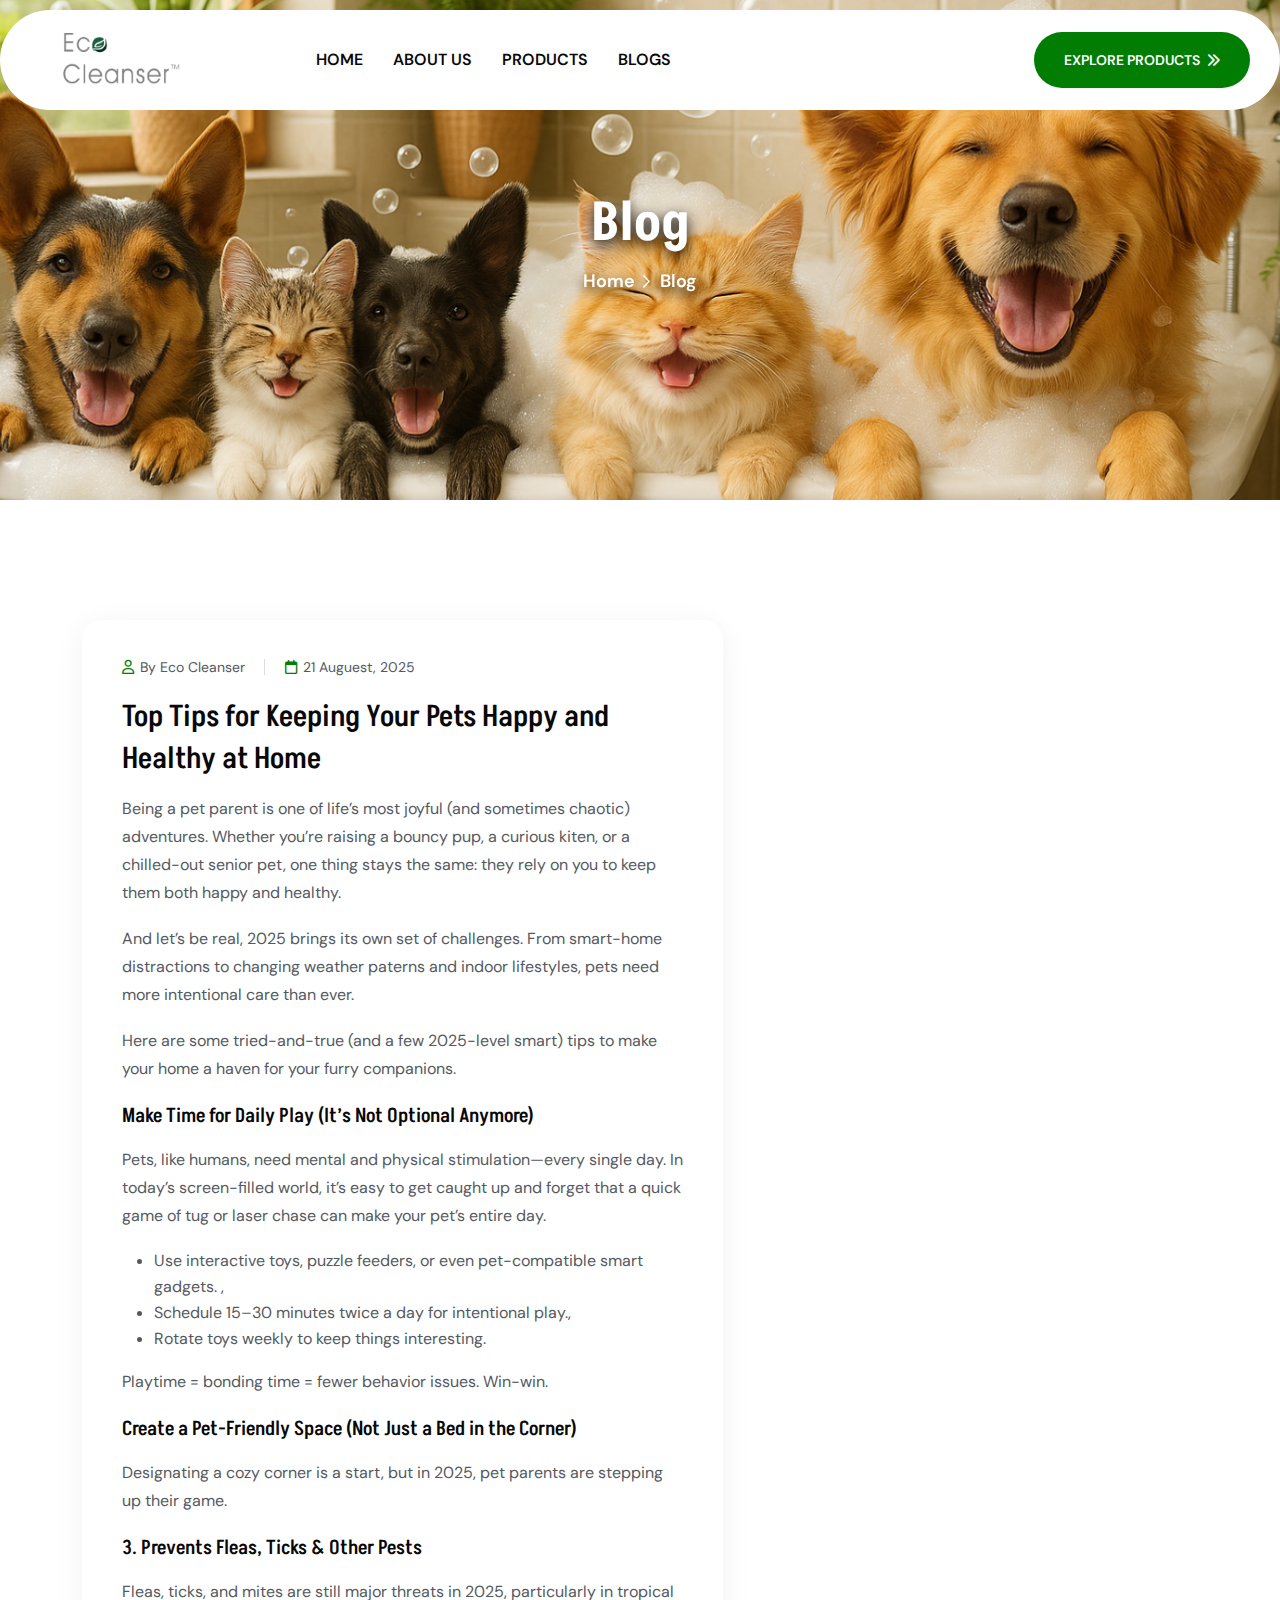
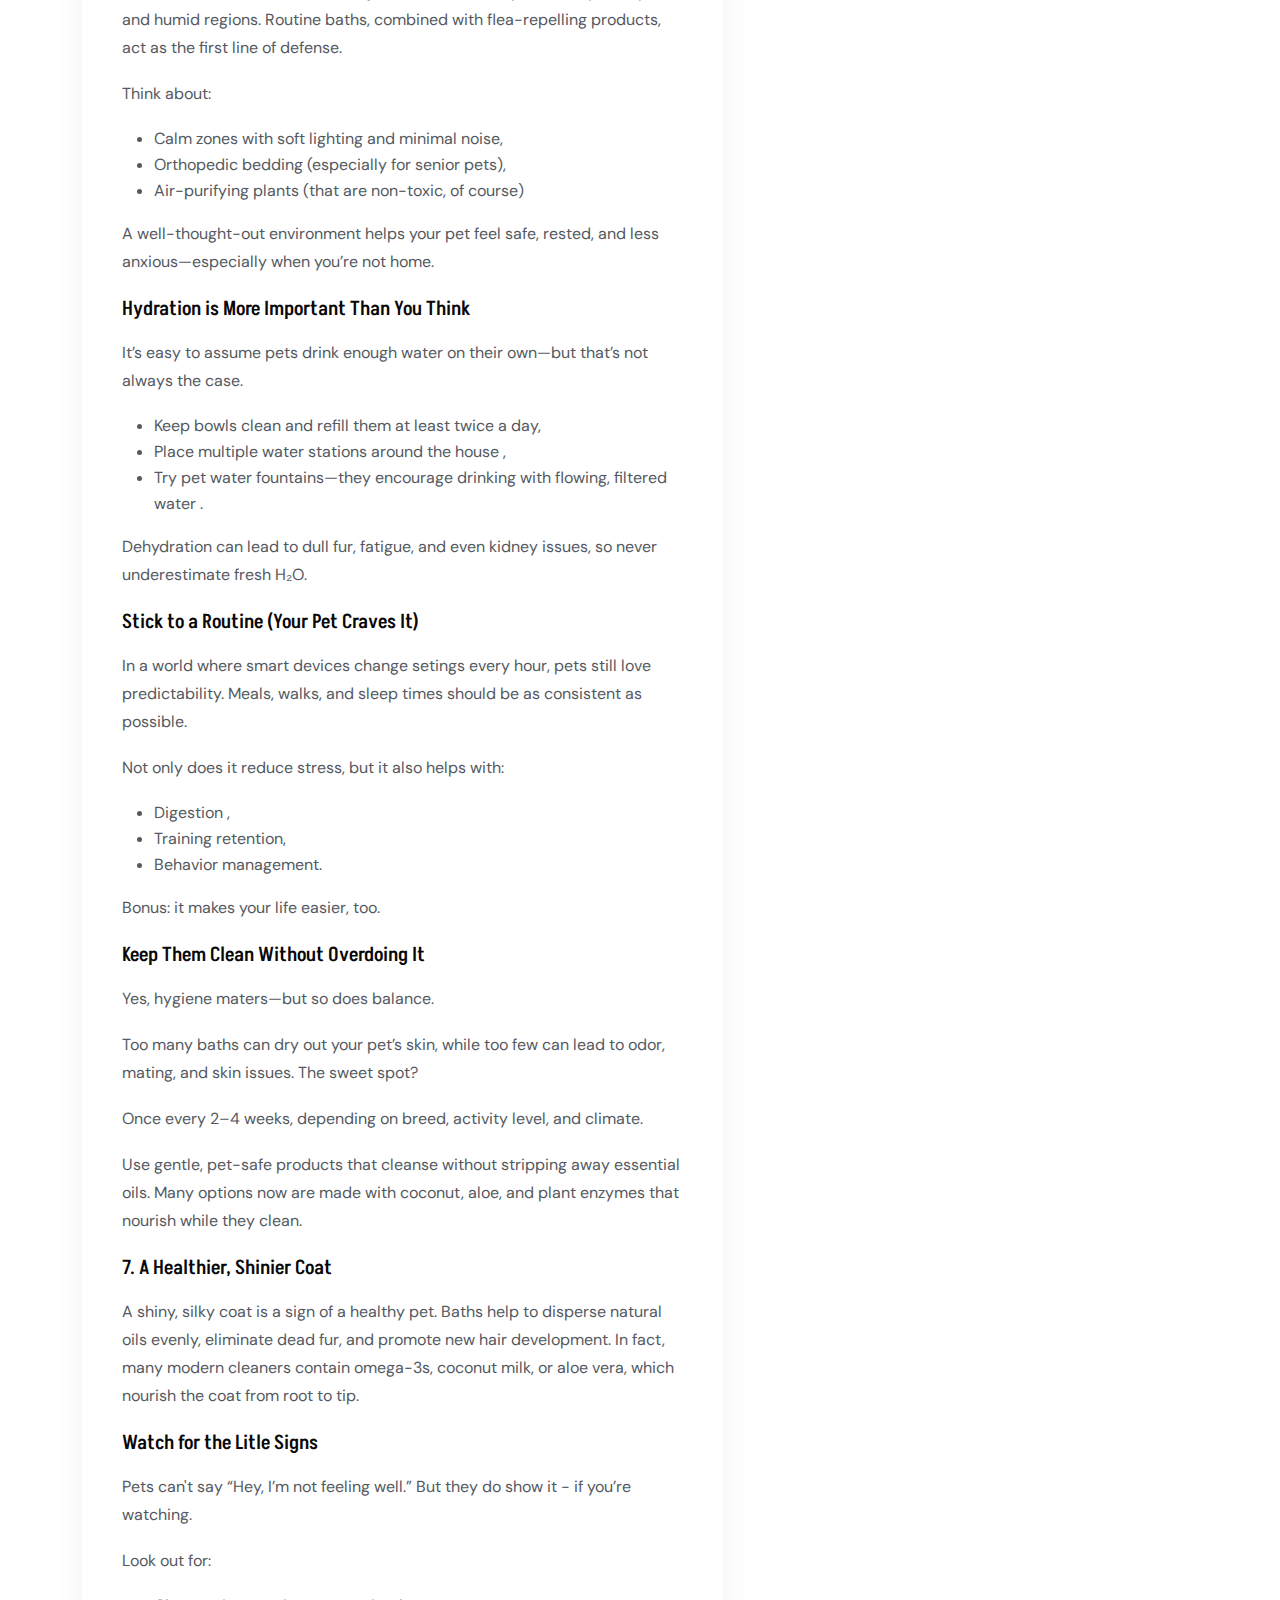
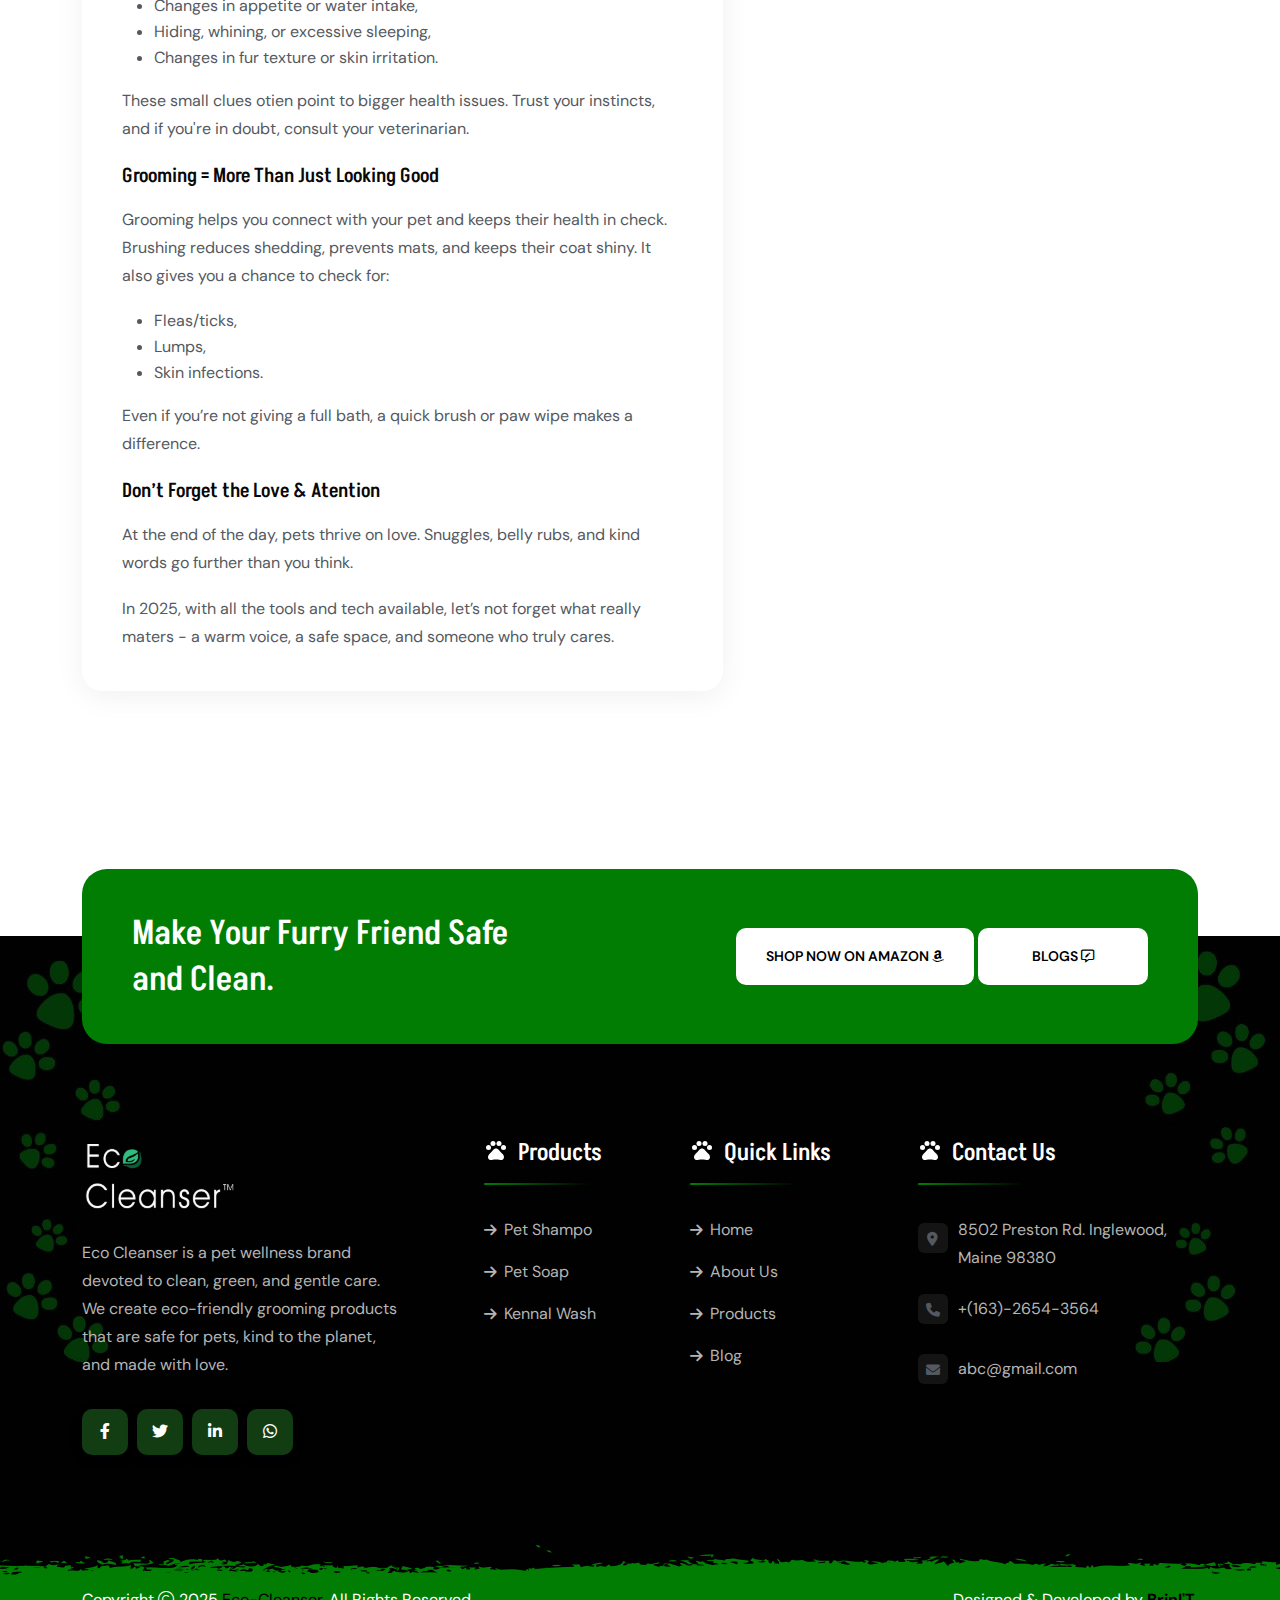
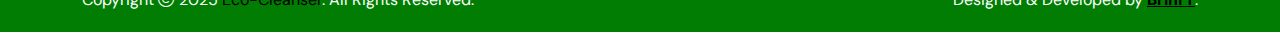
<file: blog-details-2.html>
<!doctype html>
<html class="no-js" lang="zxx">

<head>
    <meta charset="utf-8">
    <meta http-equiv="x-ua-compatible" content="ie=edge">
    <title>Eco-Cleanser</title>
    <meta name="author" content="Eco-Cleanser">
    <meta name="description" content="Eco-Cleanser">
    <meta name="keywords" content="Eco-Cleanser">
    <meta name="robots" content="INDEX,FOLLOW">

    <!-- Mobile Specific Metas -->
    <meta name="viewport" content="width=device-width, initial-scale=1, shrink-to-fit=no">

    <!-- Favicons - Place favicon.ico in the root directory -->
    <link rel="apple-touch-icon" sizes="57x57" href="assets/img/favicons/">
    <link rel="apple-touch-icon" sizes="60x60" href="assets/img/favicons/">
    <link rel="apple-touch-icon" sizes="72x72" href="assets/img/favicons/">
    <link rel="apple-touch-icon" sizes="76x76" href="assets/img/favicons/">
    <link rel="apple-touch-icon" sizes="114x114" href="assets/img/favicons/">
    <link rel="apple-touch-icon" sizes="120x120" href="assets/img/favicons/">
    <link rel="apple-touch-icon" sizes="144x144" href="assets/img/favicons/">
    <link rel="apple-touch-icon" sizes="152x152" href="assets/img/favicons/">
    <link rel="apple-touch-icon" sizes="180x180" href="assets/img/favicons/">
    <link rel="icon" type="image/png" sizes="192x192" href="assets/img/favicons/">
    <link rel="icon" type="image/png" sizes="32x32" href="assets/img/">
    <link rel="icon" type="image/png" sizes="96x96" href="assets/img/">
    <link rel="icon" type="image/png" sizes="16x16" href="assets/img/">
    <link rel="manifest" href="assets/img/favicons/manifest.json">
    <meta name="msapplication-TileColor" content="#ffffff">
    <meta name="msapplication-TileImage" content="assets/img/favicons/ms-icon-144x144.png">
    <meta name="theme-color" content="#ffffff">

    <!--==============================
	  Google Fonts
	============================== -->
    <link rel="preconnect" href="https://fonts.googleapis.com">
    <link rel="preconnect" href="https://fonts.gstatic.com" crossorigin>
    <link href="https://fonts.googleapis.com/css2?family=Akshar:wght@300..700&family=DM+Sans:ital,opsz,wght@0,9..40,100..1000;1,9..40,100..1000&family=Shadows+Into+Light+Two&display=swap" rel="stylesheet">

    <!--==============================
	    All CSS File
	============================== -->
    <!-- Bootstrap -->
    <link rel="stylesheet" href="assets/css/bootstrap.min.css">
    <!-- Fontawesome Icon -->
    <link rel="stylesheet" href="assets/css/fontawesome.min.css">
    <!-- Magnific Popup -->
    <link rel="stylesheet" href="assets/css/magnific-popup.min.css">
    <!-- Swiper Js -->
    <link rel="stylesheet" href="assets/css/swiper-bundle.min.css">
    <!-- Theme Custom CSS -->
    <link rel="stylesheet" href="assets/css/style.css">

</head>

<body>


    <!--********************************
   		Code Start From Here 
	******************************** -->
    <!--==============================
    Product Lightbox
    ==============================-->
    <div id="QuickView" class="white-popup mfp-hide">
        <div class="container bg-white rounded-10">
            <div class="row gx-60">
                <div class="col-lg-6">
                    <div class="product-big-img">
                        <div class="img"><img src="assets/img/product/product_details_1_1.jpg" alt="Product Image"></div>
                    </div>
                </div>
                <div class="col-lg-6 align-self-center">
                    <div class="product-about">
                        <p class="price">$120.85<del>$150.99</del></p>
                        <h2 class="product-title">Bosco Apple Fruit</h2>
                        <div class="product-rating">
                            <div class="star-rating" role="img" aria-label="Rated 5.00 out of 5"><span style="width:100%">Rated <strong class="rating">5.00</strong> out of 5 based on <span class="rating">1</span> customer rating</span></div>
                            <a href="shop-details.html" class="woocommerce-review-link">(<span class="count">4</span> customer reviews)</a>
                        </div>
                        <p class="text">Prepare to embark on a sensory journey with the Bosco Apple, a fruit that transcends the ordinary and promises an unparalleled taste experience. These apples are nothing short of nature’s masterpiece, celebrated for their distinctive blend of flavors and their captivating visual allure.</p>
                        <div class="mt-2 link-inherit">
                            <p>
                                <strong class="text-title me-3">Availability:</strong>
                                <span class="stock in-stock"><i class="far fa-check-square me-2 ms-1"></i>In Stock</span>
                            </p>
                        </div>
                        <div class="actions">
                            <div class="quantity">
                                <input type="number" class="qty-input" step="1" min="1" max="100" name="quantity" value="1" title="Qty">
                                <button class="quantity-plus qty-btn"><i class="far fa-chevron-up"></i></button>
                                <button class="quantity-minus qty-btn"><i class="far fa-chevron-down"></i></button>
                            </div>
                            <button class="th-btn">Add to Cart</button>
                            <a href="wishlist.html" class="icon-btn"><i class="far fa-heart"></i></a>
                        </div>
                        <div class="product_meta">
                            <span class="sku_wrapper">SKU: <span class="sku">Bosco-Apple-Fruit</span></span>
                            <span class="posted_in">Category: <a href="shop.html">Fresh Fruits</a></span>
                            <span>Tags: <a href="shop.html">Fruits</a><a href="shop.html">Organic</a></span>
                        </div>
                    </div>
                </div>
            </div>
            <button title="Close (Esc)" type="button" class="mfp-close">×</button>
        </div>
    </div>
    <!--==============================
    Sidemenu
    ============================== -->
    <div class="sidemenu-wrapper sidemenu-cart d-none d-lg-block ">
        <div class="sidemenu-content">
            <button class="closeButton sideMenuCls"><i class="far fa-times"></i></button>
            <div class="widget woocommerce widget_shopping_cart">
                <h3 class="widget_title">Shopping cart</h3>
                <div class="widget_shopping_cart_content">
                    <ul class="woocommerce-mini-cart cart_list product_list_widget ">
                        <li class="woocommerce-mini-cart-item mini_cart_item">
                            <a href="#" class="remove remove_from_cart_button"><i class="far fa-times"></i></a>
                            <a href="#"><img src="assets/img/product/product_thumb_1_1.jpg" alt="Cart Image">Bosco Apple Fruit</a>
                            <span class="quantity">1 ×
                                <span class="woocommerce-Price-amount amount">
                                    <span class="woocommerce-Price-currencySymbol">$</span>940.00</span>
                            </span>
                        </li>
                        <li class="woocommerce-mini-cart-item mini_cart_item">
                            <a href="#" class="remove remove_from_cart_button"><i class="far fa-times"></i></a>
                            <a href="#"><img src="assets/img/product/product_thumb_1_2.jpg" alt="Cart Image">Green Cauliflower</a>
                            <span class="quantity">1 ×
                                <span class="woocommerce-Price-amount amount">
                                    <span class="woocommerce-Price-currencySymbol">$</span>899.00</span>
                            </span>
                        </li>
                        <li class="woocommerce-mini-cart-item mini_cart_item">
                            <a href="#" class="remove remove_from_cart_button"><i class="far fa-times"></i></a>
                            <a href="#"><img src="assets/img/product/product_thumb_1_3.jpg" alt="Cart Image">Mandarin orange</a>
                            <span class="quantity">1 ×
                                <span class="woocommerce-Price-amount amount">
                                    <span class="woocommerce-Price-currencySymbol">$</span>756.00</span>
                            </span>
                        </li>
                        <li class="woocommerce-mini-cart-item mini_cart_item">
                            <a href="#" class="remove remove_from_cart_button"><i class="far fa-times"></i></a>
                            <a href="#"><img src="assets/img/product/product_thumb_1_4.jpg" alt="Cart Image">Shallot Red onion</a>
                            <span class="quantity">1 ×
                                <span class="woocommerce-Price-amount amount">
                                    <span class="woocommerce-Price-currencySymbol">$</span>723.00</span>
                            </span>
                        </li>
                        <li class="woocommerce-mini-cart-item mini_cart_item">
                            <a href="#" class="remove remove_from_cart_button"><i class="far fa-times"></i></a>
                            <a href="#"><img src="assets/img/product/product_thumb_1_5.jpg" alt="Cart Image">Sour Red Cherry</a>
                            <span class="quantity">1 ×
                                <span class="woocommerce-Price-amount amount">
                                    <span class="woocommerce-Price-currencySymbol">$</span>1080.00</span>
                            </span>
                        </li>
                    </ul>
                    <p class="woocommerce-mini-cart__total total">
                        <strong>Subtotal:</strong>
                        <span class="woocommerce-Price-amount amount">
                            <span class="woocommerce-Price-currencySymbol">$</span>4398.00</span>
                    </p>
                    <p class="woocommerce-mini-cart__buttons buttons">
                        <a href="cart.html" class="th-btn wc-forward">View cart</a>
                        <a href="checkout.html" class="th-btn checkout wc-forward">Checkout</a>
                    </p>
                </div>
            </div>
        </div>
    </div>
    <div class="popup-search-box d-none d-lg-block">
        <button class="searchClose"><i class="fal fa-times"></i></button>
        <form action="products.html">
            <input type="text" placeholder="What are you looking for?">
            <button type="submit"><i class="fal fa-search"></i></button>
        </form>
    </div>

    <!--==============================
    Mobile Menu
    ============================== -->
    <div class="th-menu-wrapper">
        <div class="th-menu-area text-center">
            <button class="th-menu-toggle"><i class="fal fa-times"></i></button>
            <div class="mobile-logo">
                <a href="/"><img src="assets/img/ec-logo2.png" alt="Eco-Cleanser"></a>
            </div>
            <div class="th-mobile-menu">
                <ul>
                    <li class="">
                        <a href="index.html">Home</a>
                    </li>
                    <li><a href="about.html">About Us</a></li>
                    <li class="">
                        <a href="products.html">Products</a>
                    </li>
                    <li class="">
                        <a href="blogs.html">Blogs</a>
                </ul>
            </div>
        </div>
    </div>

    <!--==============================
    Header Area
    ==============================-->
    <header class="th-header header-layout2 ">
        <div class="sticky-wrapper">
            <div class="container">
                <div class="z-index-common">
                    <!-- <div class="header-top">
                        <div class="row justify-content-center justify-content-lg-between align-items-center gy-2">
                            <div class="col-auto d-none d-lg-block">
                                <p class="header-notice">Orders of $50 or more qualify for free shipping!</p>
                            </div>
                            <div class="col-auto">
                                <div class="header-links">
                                    <ul>
                                        <li class="d-none d-xxl-inline-block"><i class="fal fa-location-dot"></i><a href="https://www.google.com/maps">8502 Preston Rd. Inglewood, Maine 98380</a></li>
                                        <li>
                                            <div class="social-links">
                                                <a href="https://www.facebook.com/"><i class="fab fa-facebook-f"></i></a>
                                                <a href="https://www.twitter.com/"><i class="fab fa-twitter"></i></a>
                                                <a href="https://www.linkedin.com/"><i class="fab fa-linkedin-in"></i></a>
                                                <a href="https://www.instagram.com/"><i class="fab fa-instagram"></i></a>
                                                <a href="https://www.youtube.com/"><i class="fab fa-youtube"></i></a>
                                            </div>
                                        </li>
                                    </ul>
                                </div>
                            </div>
                        </div>
                    </div> -->
                    <div class="menu-area">
                        <!-- <div class="logo-bg"></div> -->
                        <div class="row align-items-center justify-content-between">
                            <div class="col-auto">
                                <div class="header-logo">
                                    <a href="index.html"><img src="assets/img/ec-logo2.png" alt="Eco-Cleanser"></a>
                                </div>
                            </div>
                            <div class="col-auto">
                                <nav class="main-menu d-none d-lg-inline-block">
                                    <ul>
                                        <li class="">
                                            <a href="index.html">Home</a>
                                        </li>
                                        <li><a href="about.html">About Us</a></li>
                                        <li class="">
                                            <a href="products.html">Products</a>
                                        </li>
                                        <li class="">
                                            <a href="blogs.html">Blogs</a>
                                    </ul>
                                </nav>
                                <button type="button" class="th-menu-toggle d-block d-lg-none"><i class="far fa-bars"></i></button>
                            </div>
                            <div class="col-auto d-none d-xl-block ms-auto">
                                <div class="header-button">
                                    
                                    <a href="products.html" class="th-btn">Explore Products<i class="fas fa-chevrons-right ms-2"></i></a>
                                </div>
                            </div>
                        </div>
                    </div>
                </div>
            </div>
        </div>
    </header>
    <!--==============================
    Breadcumb
============================== -->
    <div class="breadcumb-wrapper " data-bg-src="assets/img/hero/pets2.png">
        <div class="container">
            <div class="breadcumb-content">
                <h1 class="breadcumb-title">Blog</h1>
                <ul class="breadcumb-menu">
                    <li><a href="home-organic-farm.html">Home</a></li>
                    <li>Blog</li>
                </ul>
            </div>
        </div>
    </div>

    <!--==============================
        Blog Area
    ==============================-->
    <section class="th-blog-wrapper blog-details space-top space-extra-bottom">
        <div class="container">
            <div class="row">
                <div class="col-xxl-12 col-lg-7">
                    <div class="th-blog blog-single">
                        <!-- <div class="blog-img">
                            <img src="assets/img/blog/blog.jpg" alt="Blog Image">
                        </div> -->
                        <div class="blog-content">
                            <div class="blog-meta">
                                <a class="author" ><i class="far fa-user"></i>By Eco Cleanser</a>
                                <a ><i class="far fa-calendar"></i>21 Auguest, 2025</a>
                                <!-- <a href="blog-details.html"><i class="far fa-comments"></i>Comments (3)</a> -->
                            </div>
                            <h2 class="blog-title">Top Tips for Keeping Your Pets Happy and Healthy at Home</h2>
                            <p>Being a pet parent is one of life’s most joyful (and sometimes chaotic) adventures. Whether 
you’re raising a bouncy pup, a curious kiten, or a chilled-out senior pet, one thing stays the 
same: they rely on you to keep them both happy and healthy.</p>
                            <p>And let’s be real, 2025 brings its own set of challenges. From smart-home distractions to 
changing weather paterns and indoor lifestyles, pets need more intentional care than ever. </p>
                            <p>Here are some tried-and-true (and a few 2025-level smart) tips to make your home a haven for 
your furry companions.</p>
                            <h6>Make Time for Daily Play (It’s Not Optional Anymore)</h6>
                            <p>Pets, like humans, need mental and physical stimulation—every single day. In today’s screen-filled world, it’s easy to get caught up and forget that a quick game of tug or laser chase can 
make your pet’s entire day.</p>
                            <ul>
                                <li>Use interactive toys, puzzle feeders, or even pet-compatible smart gadgets. , </i>
                                <li>Schedule 15–30 minutes twice a day for intentional play., </i>
                                <li>Rotate toys weekly to keep things interesting.</i>
                            </ul>
                            <p>Playtime = bonding time = fewer behavior issues. Win-win.</p>

                            <h6>Create a Pet-Friendly Space (Not Just a Bed in the Corner) </h6>
                            <p>Designating a cozy corner is a start, but in 2025, pet parents are stepping up their game. </p>
                            <h6>3. Prevents Fleas, Ticks & Other Pests</h6>
                            <p>Fleas, ticks, and mites are still major threats in 2025, particularly in tropical and humid regions. 
                                Routine baths, combined with flea-repelling products, act as the first line of defense. </p>
                            <p>Think about:</p>
                            <ul>
                                <li>Calm zones with soft lighting and minimal noise, </i>
                                <li>Orthopedic bedding (especially for senior pets), </i>
                                <li>Air-purifying plants (that are non-toxic, of course) </li>
                            </ul>
                            <p>A well-thought-out environment helps your pet feel safe, rested, and less anxious—especially 
when you’re not home. </p>

                            <h6>Hydration is More Important Than You Think </h6>
                            <p>It’s easy to assume pets drink enough water on their own—but that’s not always the case. </p>
                            <ul>
                                <li>Keep bowls clean and refill them at least twice a day, </i>
                                <li>Place multiple water stations around the house , </i>
                                <li>Try pet water fountains—they encourage drinking with flowing, filtered water .</i>
                            </ul>
                            <p>Dehydration can lead to dull fur, fatigue, and even kidney issues, so never underestimate fresh 
H₂O. </p>
                            <h6>Stick to a Routine (Your Pet Craves It) </h6>
                            <p>In a world where smart devices change setings every hour, pets still love predictability. Meals, 
walks, and sleep times should be as consistent as possible. </p>
                            <p>Not only does it reduce stress, but it also helps with: </p>
                            <ul>
                                <li>Digestion , </i>
                                <li>Training retention, </i>
                                <li>Behavior management.</i>
                            </ul>
                            <p>Bonus: it makes your life easier, too. </p>

                            <h6>Keep Them Clean Without Overdoing It </h6>
                            <p>Yes, hygiene maters—but so does balance.</p>
                            <p>Too many baths can dry out your pet’s skin, while too few can lead to odor, mating, and skin 
issues. The sweet spot? </p>
                            <p>Once every 2–4 weeks, depending on breed, activity level, and climate.</p>
                            <p>Use gentle, pet-safe products that cleanse without stripping away essential oils. Many options 
now are made with coconut, aloe, and plant enzymes that nourish while they clean. </p>
                            <h6>7. A Healthier, Shinier Coat </h6>
                            <p>A shiny, silky coat is a sign of a healthy pet. Baths help to disperse natural oils evenly, eliminate 
dead fur, and promote new hair development. In fact, many modern cleaners contain omega-3s, 
coconut milk, or aloe vera, which nourish the coat from root to tip. </p>
                            
                            <h6>Watch for the Litle Signs </h6>
                            <p>Pets can't say “Hey, I’m not feeling well.” But they do show it - if you’re watching.</p>
                            <p>Look out for: </p>
                            <ul>
                                <li>Changes in appetite or water intake, </i>
                                <li>Hiding, whining, or excessive sleeping, </i>
                                <li>Changes in fur texture or skin irritation.</i>
                            </ul>
                            <p>These small clues otien point to bigger health issues. Trust your instincts, and if you're in doubt, 
consult your veterinarian.</p>

                            <h6>Grooming = More Than Just Looking Good </h6>
                            <p>Grooming helps you connect with your pet and keeps their health in check. Brushing reduces 
shedding, prevents mats, and keeps their coat shiny. It also gives you a chance to check for: </p>
                            <ul>
                                <li>Fleas/ticks, </i>
                                <li>Lumps, </i>
                                <li>Skin infections.</i>
                            </ul>
                            <p>Even if you’re not giving a full bath, a quick brush or paw wipe makes a difference.</p>

                            <h6>Don’t Forget the Love & Atention</h6>
                            <p>At the end of the day, pets thrive on love. Snuggles, belly rubs, and kind words go further than 
you think. </p>
                            <p>In 2025, with all the tools and tech available, let’s not forget what really maters - a warm voice, 
a safe space, and someone who truly cares.</p>
                        </div>
                    </div>
                </div>
            </div>
        </div>
    </section>
     <!--==============================
    Footer Area
    ==============================-->
    <div class="mt-5">
        <div class="container z-index-common">
            <div class="newsletter-wrap">
                <div class="newsletter-content">
                    <h4 class="newsletter-title">Make Your Furry Friend Safe and Clean.</h4>
                </div>
                <form class="">
                    <!-- <div class="form-group">
                        <input class="form-control" type="email" placeholder="Email Address" required="">
                    </div> -->
                    <a href="https://amzn.in/d/b2KF37F" class="th-btn style6">Shop Now on Amazon <i class="fa-brands fa-amazon"></i></a>
                    <a href="blogs.html" class="th-btn style6">Blogs <i class="fa-regular fa-message-pen"></i></a>
                </form>
            </div>
        </div>
    </div>
    <footer class="footer-wrapper footer-layout2" style="background-image: url(&quot;assets/img/bg/footer.jpg&quot;);">
        <!-- <div class="shape-mockup" data-top="0" data-left="0"><img src="assets/img/shape/footer_shape_1.png" alt="shape"></div> -->
        <!-- <div class="shape-mockup" data-bottom="0" data-right="0"><img src="assets/img/shape/footer_shape_2.png" alt="shape"></div> -->
        <!-- <div class="container z-index-common">
            <div class="newsletter-wrap">
                <div class="newsletter-content">
                    <div class="email-icon">
                        <img src="assets/img/icon/email_1.svg" alt="Icon">
                    </div>
                    <h4 class="newsletter-title">Sign Up to Get Updates & News About Us.</h4>
                </div>
                <form class="newsletter-form">
                    <div class="form-group">
                        <input class="form-control" type="email" placeholder="Email Address" required="">
                    </div>
                    <button type="submit" class="th-btn style3">Subscribe</button>
                </form>
            </div>
        </div> -->
        <div class="widget-area">
            <div class="container">
                <div class="row justify-content-between">
                    <div class="col-md-6 col-xl-auto">
                        <div class="widget footer-widget">
                            <div class="th-widget-about">
                                <div class="about-logo">
                                    <a href="index.html"><img src="assets/img/ec-logo2.png" alt="Eco-Cleanser"></a>
                                </div>
                                <p class="about-text">Eco Cleanser is a pet wellness brand devoted to clean, green, and gentle care. We create eco-friendly grooming products that are safe for pets, kind to the planet, and made with love.</p>
                                <div class="th-social">
                                    <a href="https://www.facebook.com/"><i class="fab fa-facebook-f"></i></a>
                                    <a href="https://www.twitter.com/"><i class="fab fa-twitter"></i></a>
                                    <a href="https://www.linkedin.com/"><i class="fab fa-linkedin-in"></i></a>
                                    <a href="https://www.whatsapp.com/"><i class="fab fa-whatsapp"></i></a>
                                </div>
                            </div>
                        </div>
                    </div>
                    <div class="col-md-6 col-xl-auto">
                        <div class="widget widget_nav_menu footer-widget">
                            <h3 class="widget_title"><img src="assets/img/icon/pets.svg" style="filter: invert(1);" alt="Icon">Products</h3>
                            <div class="menu-all-pages-container">
                                <ul class="menu">
                                    <li><a href="shampo.html">Pet Shampo</a></li>
                                    <li><a href="soap.html">Pet Soap</a></li>
                                    <li><a href="kennal-wash.html">Kennal Wash</a></li>
                                </ul>
                            </div>
                        </div>
                    </div>
                    <div class="col-md-6 col-xl-auto">
                        <div class="widget widget_nav_menu footer-widget">
                            <h3 class="widget_title"><img src="assets/img/icon/pets.svg" style="filter: invert(1);" alt="Icon">Quick Links</h3>
                            <div class="menu-all-pages-container">
                                <ul class="menu">
                                    <li><a href="index.html">Home</a></li>
                                    <li><a href="about.html">About Us</a></li>
                                    <li><a href="products.html">Products</a></li>
                                    <li><a href="blogs.html">Blog</a></li>
                                </ul>
                            </div>
                        </div>
                    </div>
                    <div class="col-md-6 col-xl-auto">
                        <div class="widget footer-widget">
                            <h3 class="widget_title"><img src="assets/img/icon/pets.svg" style="filter: invert(1);" alt="Icon">Contact Us</h3>
                            <div class="th-widget-contact">
                                <div class="info-box">
                                    <div class="info-box_icon">
                                        <i class="fas fa-location-dot"></i>
                                    </div>
                                    <p class="info-box_text">8502 Preston Rd. Inglewood, Maine 98380</p>
                                </div>
                                <div class="info-box">
                                    <div class="info-box_icon">
                                        <i class="fas fa-phone"></i>
                                    </div>
                                    <p class="info-box_text">
                                        <a href="tel:+16326543564" class="info-box_link">+(163)-2654-3564</a>
                                    </p>
                                </div>
                                <div class="info-box">
                                    <div class="info-box_icon">
                                        <i class="fas fa-envelope"></i>
                                    </div>
                                    <p class="info-box_text">
                                        <a href="mailto:help24/7@frutin.com" class="info-box_link">abc@gmail.com</a>
                                    </p>
                                </div>
                            </div>
                        </div>
                    </div>
                </div>
            </div>
        </div>
        <div class="copyright-wrap" data-bg-src="assets/img/bg/copyright_bg_1.png">
            <div class="container">
                <div class="row gy-2 align-items-center">
                    <div class="col-md-6">
                        <p class="copyright-text">Copyright <i class="fal fa-copyright"></i> 2025 <a href="">Eco-Cleanser</a>. All Rights Reserved.</p>
                    </div>
                    <div class="col-md-6 text-center text-md-end">
                        <p class="copyright-text">Designed & Developed by <a href="www.brinit.in"><b><u>BrinI'T</u></b></a>.</p>

                    </div>
                </div>
            </div>
        </div>
    </footer>
    <!--********************************
            Code End  Here 
    ******************************** -->

    <!-- Scroll To Top -->
    <div class="scroll-top">
        <svg class="progress-circle svg-content" width="100%" height="100%" viewBox="-1 -1 102 102">
            <path d="M50,1 a49,49 0 0,1 0,98 a49,49 0 0,1 0,-98" style="transition: stroke-dashoffset 10ms linear 0s; stroke-dasharray: 307.919, 307.919; stroke-dashoffset: 307.919;"></path>
        </svg>
    </div>



    <!--==============================
    All Js File
    ============================== -->
    <!-- Jquery -->
    <script src="assets/js/vendor/jquery-3.6.0.min.js"></script>
    <!-- Swiper Js -->
    <script src="assets/js/swiper-bundle.min.js"></script>
    <!-- Bootstrap -->
    <script src="assets/js/bootstrap.min.js"></script>
    <!-- Magnific Popup -->
    <script src="assets/js/jquery.magnific-popup.min.js"></script>
    <!-- Counter Up -->
    <script src="assets/js/jquery.counterup.min.js"></script>
    <!-- Range Slider -->
    <script src="assets/js/jquery-ui.min.js"></script>
    <!-- Isotope Filter -->
    <script src="assets/js/imagesloaded.pkgd.min.js"></script>
    <script src="assets/js/isotope.pkgd.min.js"></script>

    <!-- Main Js File -->
    <script src="assets/js/main.js"></script>
</body>

</html>
</file>
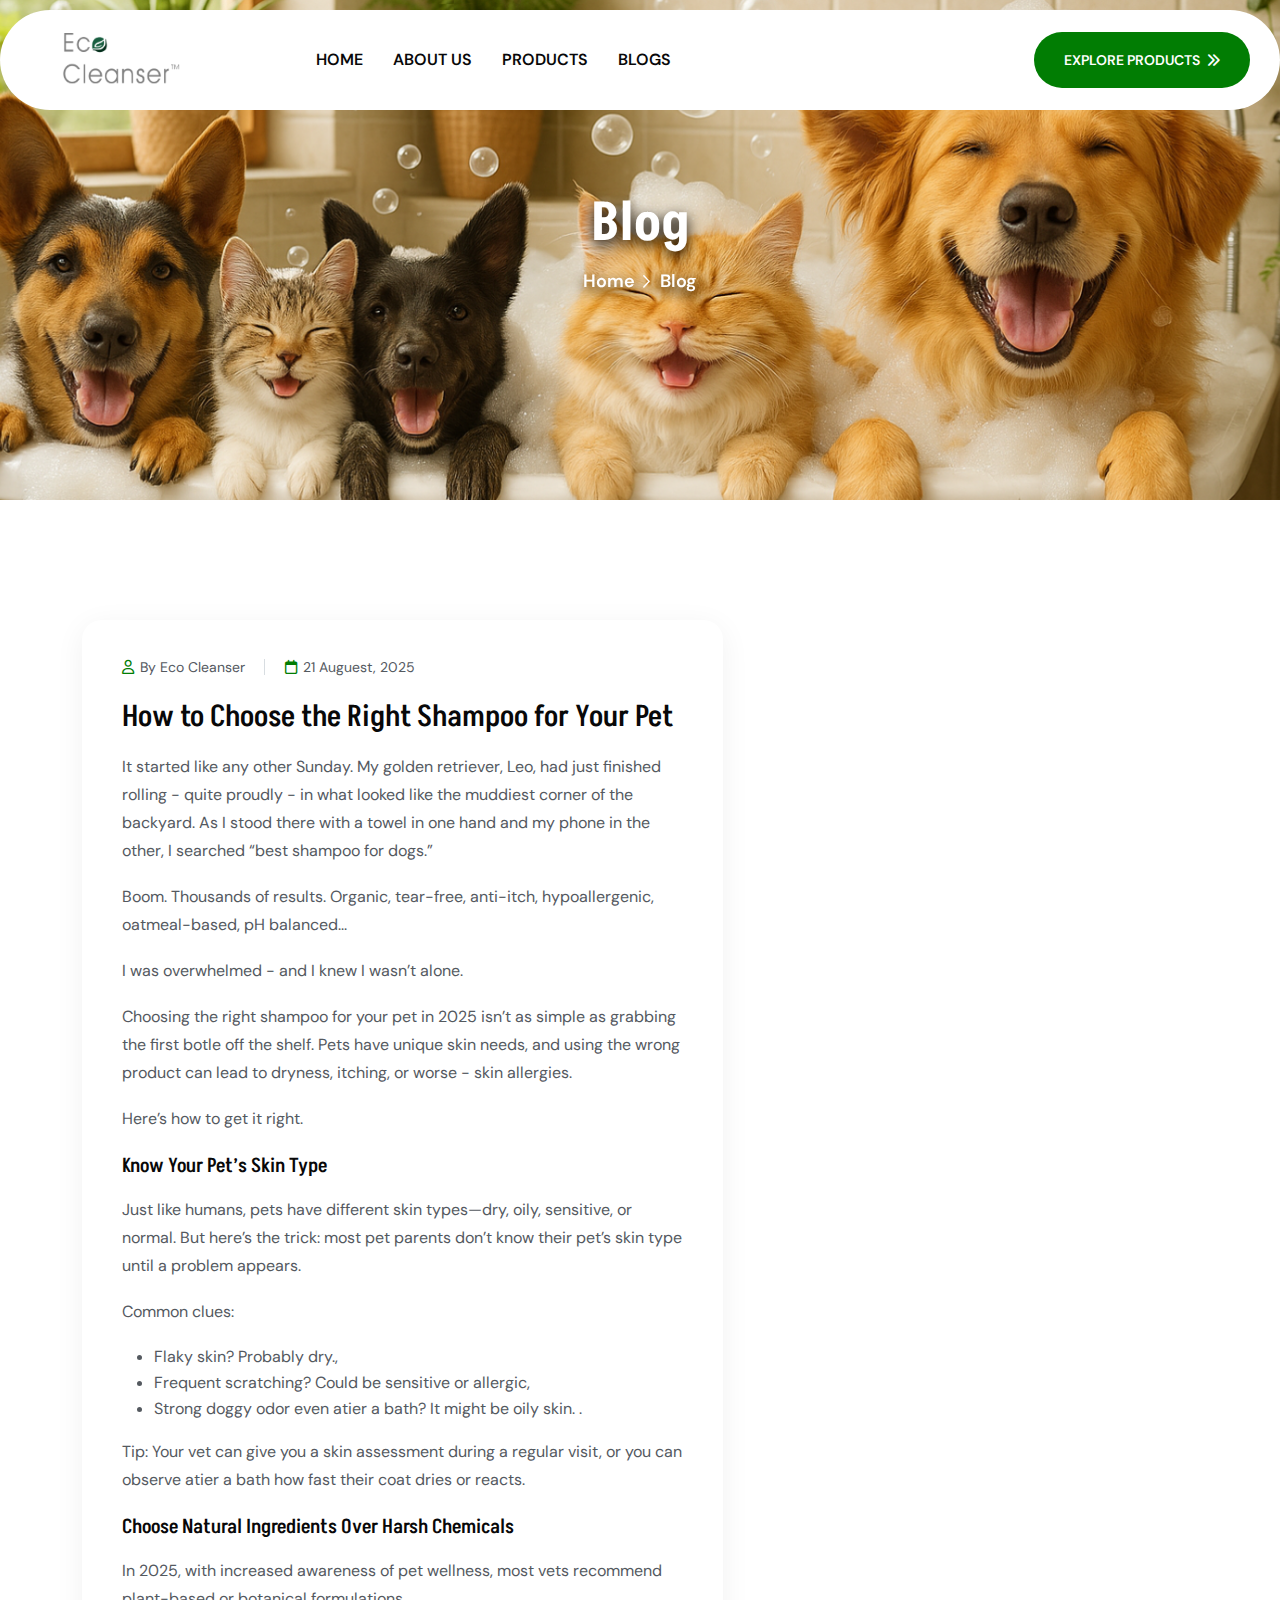
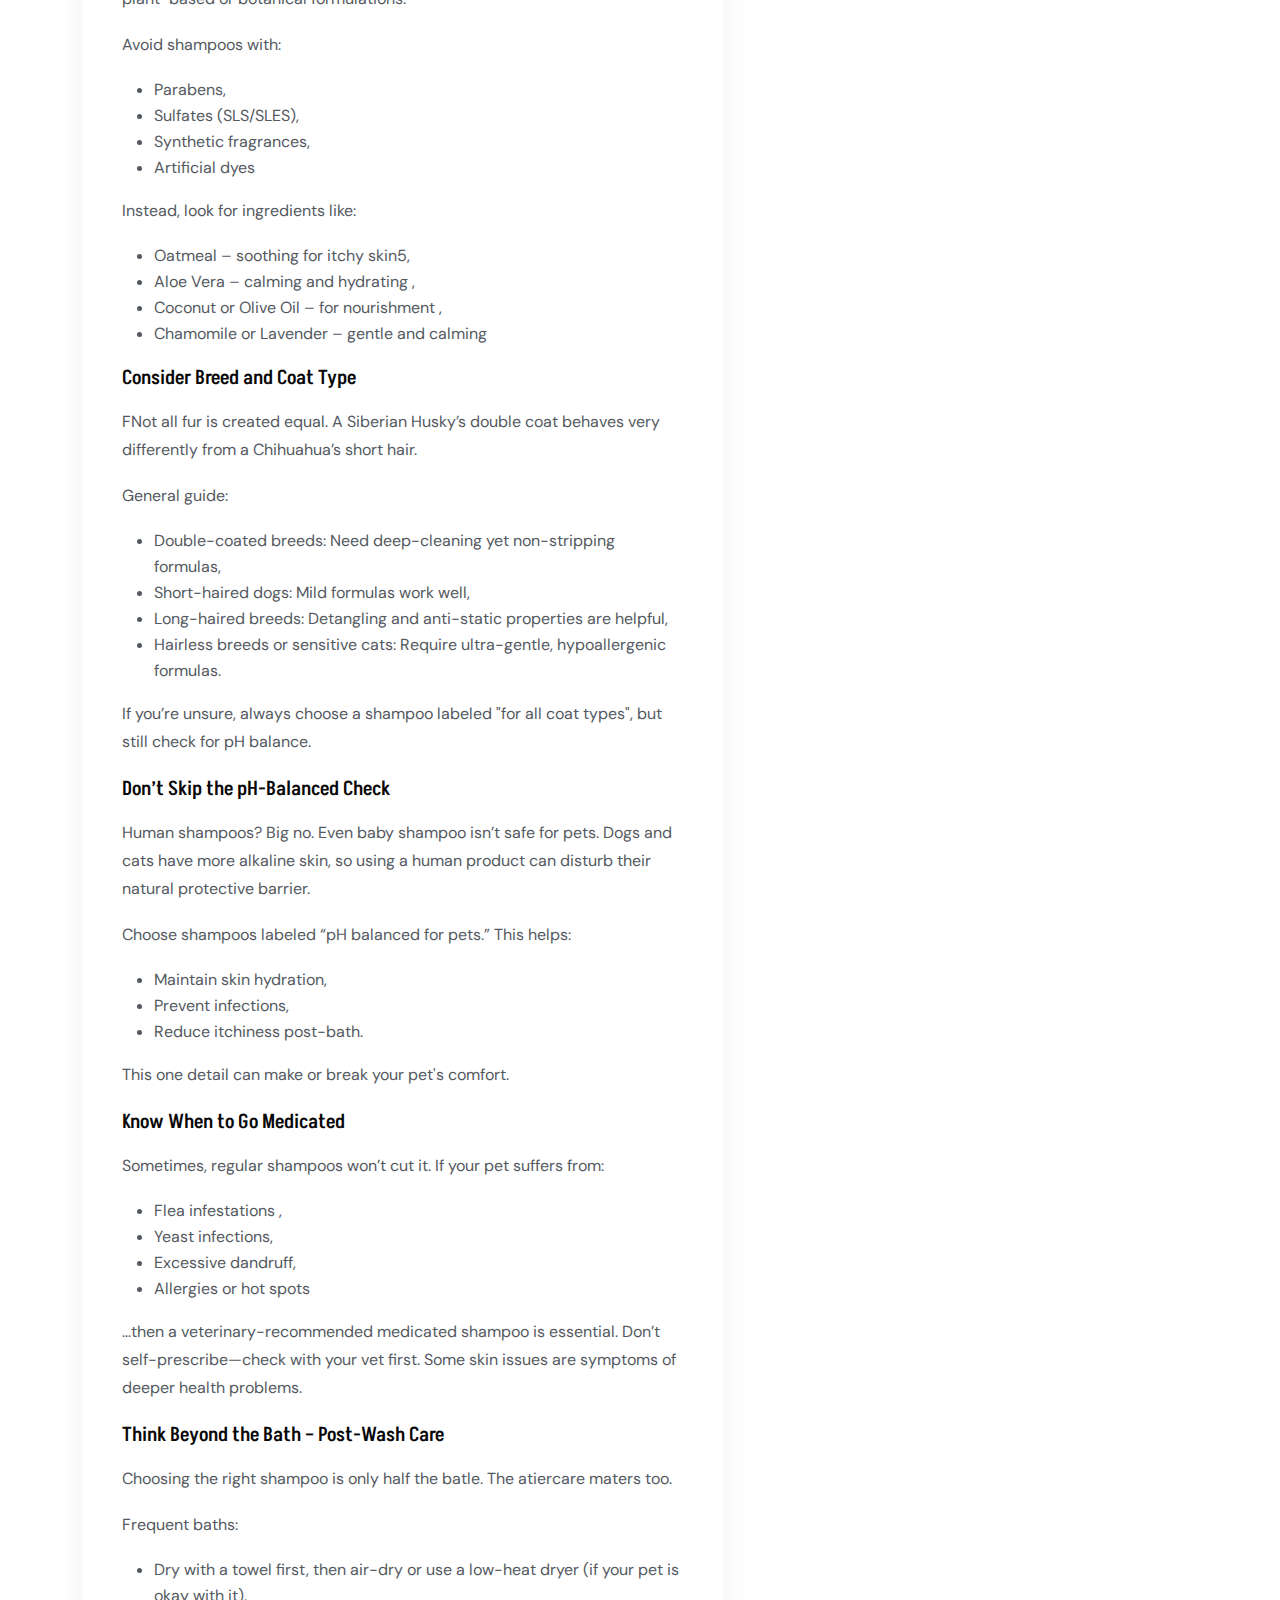
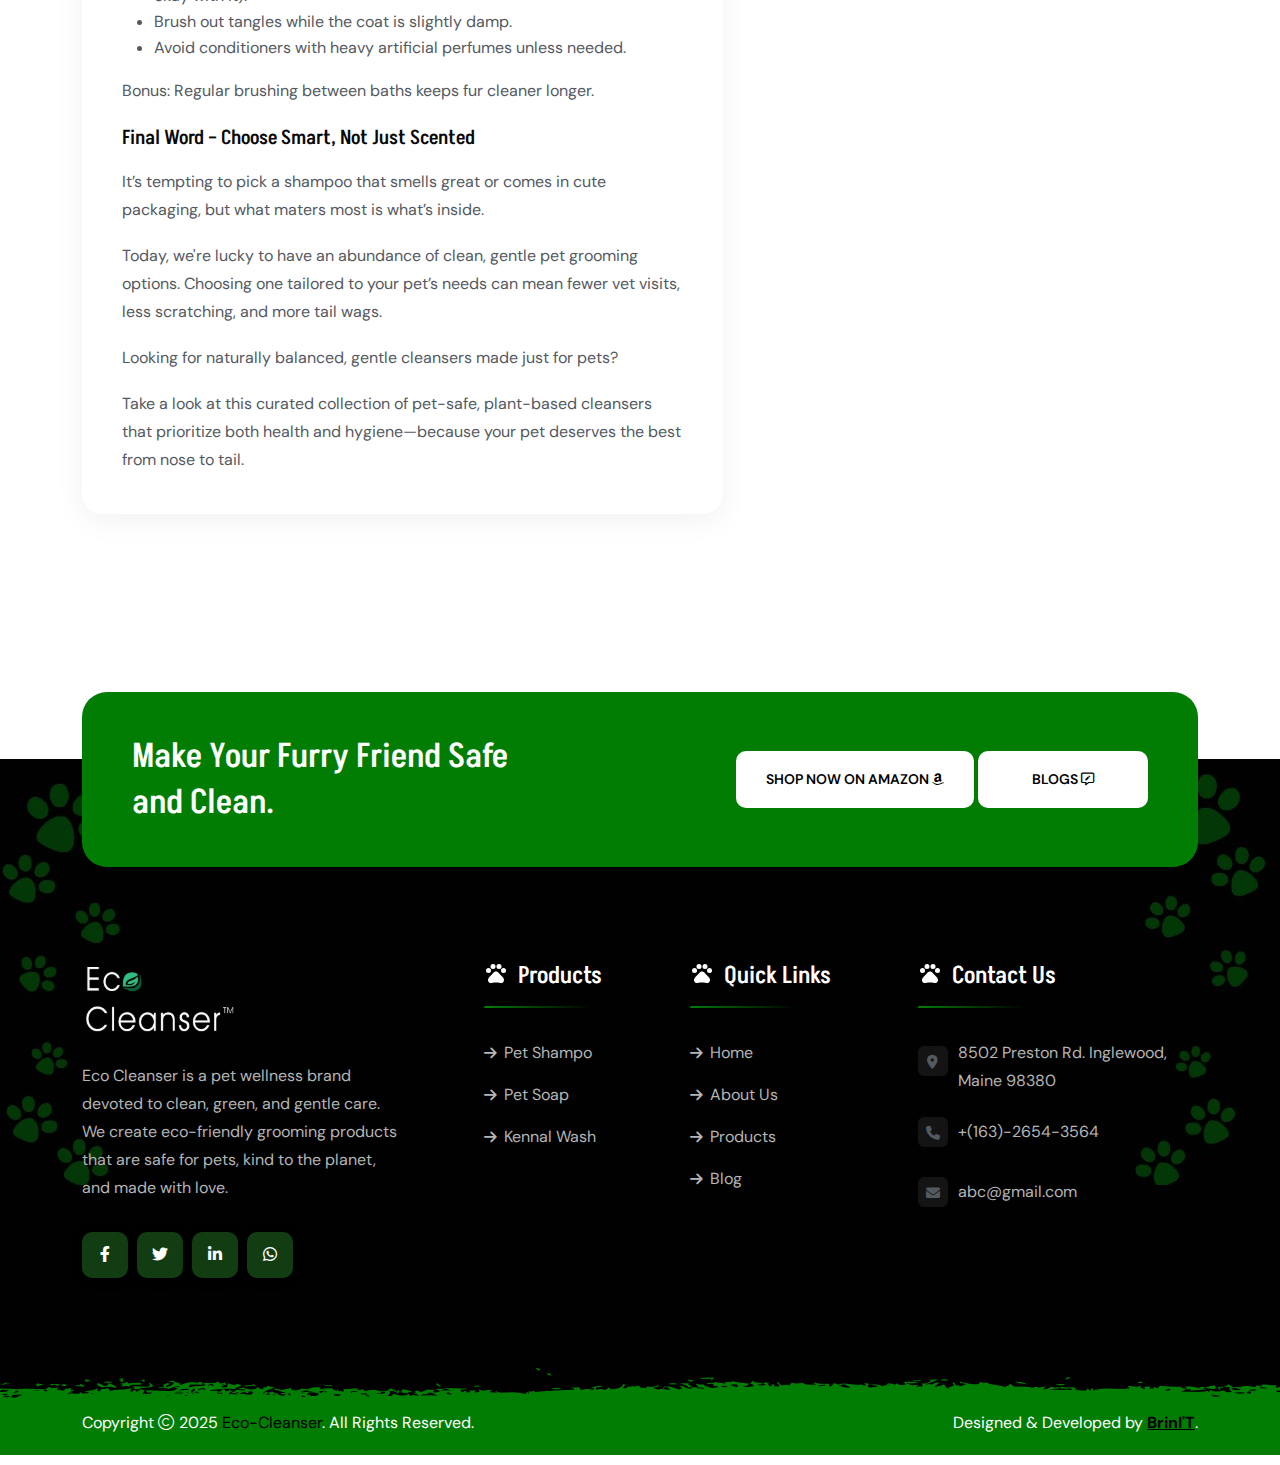
<file: blog-details-3.html>
<!doctype html>
<html class="no-js" lang="zxx">

<head>
    <meta charset="utf-8">
    <meta http-equiv="x-ua-compatible" content="ie=edge">
    <title>Eco-Cleanser</title>
    <meta name="author" content="Eco-Cleanser">
    <meta name="description" content="Eco-Cleanser">
    <meta name="keywords" content="Eco-Cleanser">
    <meta name="robots" content="INDEX,FOLLOW">

    <!-- Mobile Specific Metas -->
    <meta name="viewport" content="width=device-width, initial-scale=1, shrink-to-fit=no">

    <!-- Favicons - Place favicon.ico in the root directory -->
    <link rel="apple-touch-icon" sizes="57x57" href="assets/img/favicons/">
    <link rel="apple-touch-icon" sizes="60x60" href="assets/img/favicons/">
    <link rel="apple-touch-icon" sizes="72x72" href="assets/img/favicons/">
    <link rel="apple-touch-icon" sizes="76x76" href="assets/img/favicons/">
    <link rel="apple-touch-icon" sizes="114x114" href="assets/img/favicons/">
    <link rel="apple-touch-icon" sizes="120x120" href="assets/img/favicons/">
    <link rel="apple-touch-icon" sizes="144x144" href="assets/img/favicons/">
    <link rel="apple-touch-icon" sizes="152x152" href="assets/img/favicons/">
    <link rel="apple-touch-icon" sizes="180x180" href="assets/img/favicons/">
    <link rel="icon" type="image/png" sizes="192x192" href="assets/img/favicons/">
    <link rel="icon" type="image/png" sizes="32x32" href="assets/img/">
    <link rel="icon" type="image/png" sizes="96x96" href="assets/img/">
    <link rel="icon" type="image/png" sizes="16x16" href="assets/img/">
    <link rel="manifest" href="assets/img/favicons/manifest.json">
    <meta name="msapplication-TileColor" content="#ffffff">
    <meta name="msapplication-TileImage" content="assets/img/favicons/ms-icon-144x144.png">
    <meta name="theme-color" content="#ffffff">

    <!--==============================
	  Google Fonts
	============================== -->
    <link rel="preconnect" href="https://fonts.googleapis.com">
    <link rel="preconnect" href="https://fonts.gstatic.com" crossorigin>
    <link href="https://fonts.googleapis.com/css2?family=Akshar:wght@300..700&family=DM+Sans:ital,opsz,wght@0,9..40,100..1000;1,9..40,100..1000&family=Shadows+Into+Light+Two&display=swap" rel="stylesheet">

    <!--==============================
	    All CSS File
	============================== -->
    <!-- Bootstrap -->
    <link rel="stylesheet" href="assets/css/bootstrap.min.css">
    <!-- Fontawesome Icon -->
    <link rel="stylesheet" href="assets/css/fontawesome.min.css">
    <!-- Magnific Popup -->
    <link rel="stylesheet" href="assets/css/magnific-popup.min.css">
    <!-- Swiper Js -->
    <link rel="stylesheet" href="assets/css/swiper-bundle.min.css">
    <!-- Theme Custom CSS -->
    <link rel="stylesheet" href="assets/css/style.css">

</head>

<body>


    <!--********************************
   		Code Start From Here 
	******************************** -->
    <!--==============================
    Product Lightbox
    ==============================-->
    <div id="QuickView" class="white-popup mfp-hide">
        <div class="container bg-white rounded-10">
            <div class="row gx-60">
                <div class="col-lg-6">
                    <div class="product-big-img">
                        <div class="img"><img src="assets/img/product/product_details_1_1.jpg" alt="Product Image"></div>
                    </div>
                </div>
                <div class="col-lg-6 align-self-center">
                    <div class="product-about">
                        <p class="price">$120.85<del>$150.99</del></p>
                        <h2 class="product-title">Bosco Apple Fruit</h2>
                        <div class="product-rating">
                            <div class="star-rating" role="img" aria-label="Rated 5.00 out of 5"><span style="width:100%">Rated <strong class="rating">5.00</strong> out of 5 based on <span class="rating">1</span> customer rating</span></div>
                            <a href="shop-details.html" class="woocommerce-review-link">(<span class="count">4</span> customer reviews)</a>
                        </div>
                        <p class="text">Prepare to embark on a sensory journey with the Bosco Apple, a fruit that transcends the ordinary and promises an unparalleled taste experience. These apples are nothing short of nature’s masterpiece, celebrated for their distinctive blend of flavors and their captivating visual allure.</p>
                        <div class="mt-2 link-inherit">
                            <p>
                                <strong class="text-title me-3">Availability:</strong>
                                <span class="stock in-stock"><i class="far fa-check-square me-2 ms-1"></i>In Stock</span>
                            </p>
                        </div>
                        <div class="actions">
                            <div class="quantity">
                                <input type="number" class="qty-input" step="1" min="1" max="100" name="quantity" value="1" title="Qty">
                                <button class="quantity-plus qty-btn"><i class="far fa-chevron-up"></i></button>
                                <button class="quantity-minus qty-btn"><i class="far fa-chevron-down"></i></button>
                            </div>
                            <button class="th-btn">Add to Cart</button>
                            <a href="wishlist.html" class="icon-btn"><i class="far fa-heart"></i></a>
                        </div>
                        <div class="product_meta">
                            <span class="sku_wrapper">SKU: <span class="sku">Bosco-Apple-Fruit</span></span>
                            <span class="posted_in">Category: <a href="shop.html">Fresh Fruits</a></span>
                            <span>Tags: <a href="shop.html">Fruits</a><a href="shop.html">Organic</a></span>
                        </div>
                    </div>
                </div>
            </div>
            <button title="Close (Esc)" type="button" class="mfp-close">×</button>
        </div>
    </div>
    <!--==============================
    Sidemenu
    ============================== -->
    <div class="sidemenu-wrapper sidemenu-cart d-none d-lg-block ">
        <div class="sidemenu-content">
            <button class="closeButton sideMenuCls"><i class="far fa-times"></i></button>
            <div class="widget woocommerce widget_shopping_cart">
                <h3 class="widget_title">Shopping cart</h3>
                <div class="widget_shopping_cart_content">
                    <ul class="woocommerce-mini-cart cart_list product_list_widget ">
                        <li class="woocommerce-mini-cart-item mini_cart_item">
                            <a href="#" class="remove remove_from_cart_button"><i class="far fa-times"></i></a>
                            <a href="#"><img src="assets/img/product/product_thumb_1_1.jpg" alt="Cart Image">Bosco Apple Fruit</a>
                            <span class="quantity">1 ×
                                <span class="woocommerce-Price-amount amount">
                                    <span class="woocommerce-Price-currencySymbol">$</span>940.00</span>
                            </span>
                        </li>
                        <li class="woocommerce-mini-cart-item mini_cart_item">
                            <a href="#" class="remove remove_from_cart_button"><i class="far fa-times"></i></a>
                            <a href="#"><img src="assets/img/product/product_thumb_1_2.jpg" alt="Cart Image">Green Cauliflower</a>
                            <span class="quantity">1 ×
                                <span class="woocommerce-Price-amount amount">
                                    <span class="woocommerce-Price-currencySymbol">$</span>899.00</span>
                            </span>
                        </li>
                        <li class="woocommerce-mini-cart-item mini_cart_item">
                            <a href="#" class="remove remove_from_cart_button"><i class="far fa-times"></i></a>
                            <a href="#"><img src="assets/img/product/product_thumb_1_3.jpg" alt="Cart Image">Mandarin orange</a>
                            <span class="quantity">1 ×
                                <span class="woocommerce-Price-amount amount">
                                    <span class="woocommerce-Price-currencySymbol">$</span>756.00</span>
                            </span>
                        </li>
                        <li class="woocommerce-mini-cart-item mini_cart_item">
                            <a href="#" class="remove remove_from_cart_button"><i class="far fa-times"></i></a>
                            <a href="#"><img src="assets/img/product/product_thumb_1_4.jpg" alt="Cart Image">Shallot Red onion</a>
                            <span class="quantity">1 ×
                                <span class="woocommerce-Price-amount amount">
                                    <span class="woocommerce-Price-currencySymbol">$</span>723.00</span>
                            </span>
                        </li>
                        <li class="woocommerce-mini-cart-item mini_cart_item">
                            <a href="#" class="remove remove_from_cart_button"><i class="far fa-times"></i></a>
                            <a href="#"><img src="assets/img/product/product_thumb_1_5.jpg" alt="Cart Image">Sour Red Cherry</a>
                            <span class="quantity">1 ×
                                <span class="woocommerce-Price-amount amount">
                                    <span class="woocommerce-Price-currencySymbol">$</span>1080.00</span>
                            </span>
                        </li>
                    </ul>
                    <p class="woocommerce-mini-cart__total total">
                        <strong>Subtotal:</strong>
                        <span class="woocommerce-Price-amount amount">
                            <span class="woocommerce-Price-currencySymbol">$</span>4398.00</span>
                    </p>
                    <p class="woocommerce-mini-cart__buttons buttons">
                        <a href="cart.html" class="th-btn wc-forward">View cart</a>
                        <a href="checkout.html" class="th-btn checkout wc-forward">Checkout</a>
                    </p>
                </div>
            </div>
        </div>
    </div>
    <div class="popup-search-box d-none d-lg-block">
        <button class="searchClose"><i class="fal fa-times"></i></button>
        <form action="products.html">
            <input type="text" placeholder="What are you looking for?">
            <button type="submit"><i class="fal fa-search"></i></button>
        </form>
    </div>

    <!--==============================
    Mobile Menu
    ============================== -->
    <div class="th-menu-wrapper">
        <div class="th-menu-area text-center">
            <button class="th-menu-toggle"><i class="fal fa-times"></i></button>
            <div class="mobile-logo">
                <a href="/"><img src="assets/img/ec-logo2.png" alt="Eco-Cleanser"></a>
            </div>
            <div class="th-mobile-menu">
                <ul>
                    <li class="">
                        <a href="index.html">Home</a>
                    </li>
                    <li><a href="about.html">About Us</a></li>
                    <li class="">
                        <a href="products.html">Products</a>
                    </li>
                    <li class="">
                        <a href="blogs.html">Blogs</a>
                </ul>
            </div>
        </div>
    </div>

    <!--==============================
    Header Area
    ==============================-->
    <header class="th-header header-layout2 ">
        <div class="sticky-wrapper">
            <div class="container">
                <div class="z-index-common">
                    <!-- <div class="header-top">
                        <div class="row justify-content-center justify-content-lg-between align-items-center gy-2">
                            <div class="col-auto d-none d-lg-block">
                                <p class="header-notice">Orders of $50 or more qualify for free shipping!</p>
                            </div>
                            <div class="col-auto">
                                <div class="header-links">
                                    <ul>
                                        <li class="d-none d-xxl-inline-block"><i class="fal fa-location-dot"></i><a href="https://www.google.com/maps">8502 Preston Rd. Inglewood, Maine 98380</a></li>
                                        <li>
                                            <div class="social-links">
                                                <a href="https://www.facebook.com/"><i class="fab fa-facebook-f"></i></a>
                                                <a href="https://www.twitter.com/"><i class="fab fa-twitter"></i></a>
                                                <a href="https://www.linkedin.com/"><i class="fab fa-linkedin-in"></i></a>
                                                <a href="https://www.instagram.com/"><i class="fab fa-instagram"></i></a>
                                                <a href="https://www.youtube.com/"><i class="fab fa-youtube"></i></a>
                                            </div>
                                        </li>
                                    </ul>
                                </div>
                            </div>
                        </div>
                    </div> -->
                    <div class="menu-area">
                        <!-- <div class="logo-bg"></div> -->
                        <div class="row align-items-center justify-content-between">
                            <div class="col-auto">
                                <div class="header-logo">
                                    <a href="index.html"><img src="assets/img/ec-logo2.png" alt="Eco-Cleanser"></a>
                                </div>
                            </div>
                            <div class="col-auto">
                                <nav class="main-menu d-none d-lg-inline-block">
                                    <ul>
                                        <li class="">
                                            <a href="index.html">Home</a>
                                        </li>
                                        <li><a href="about.html">About Us</a></li>
                                        <li class="">
                                            <a href="products.html">Products</a>
                                        </li>
                                        <li class="">
                                            <a href="blogs.html">Blogs</a>
                                    </ul>
                                </nav>
                                <button type="button" class="th-menu-toggle d-block d-lg-none"><i class="far fa-bars"></i></button>
                            </div>
                            <div class="col-auto d-none d-xl-block ms-auto">
                                <div class="header-button">
                                    
                                    <a href="products.html" class="th-btn">Explore Products<i class="fas fa-chevrons-right ms-2"></i></a>
                                </div>
                            </div>
                        </div>
                    </div>
                </div>
            </div>
        </div>
    </header>
    <!--==============================
    Breadcumb
============================== -->
    <div class="breadcumb-wrapper " data-bg-src="assets/img/hero/pets2.png">
        <div class="container">
            <div class="breadcumb-content">
                <h1 class="breadcumb-title">Blog</h1>
                <ul class="breadcumb-menu">
                    <li><a href="home-organic-farm.html">Home</a></li>
                    <li>Blog</li>
                </ul>
            </div>
        </div>
    </div>

    <!--==============================
        Blog Area
    ==============================-->
    <section class="th-blog-wrapper blog-details space-top space-extra-bottom">
        <div class="container">
            <div class="row">
                <div class="col-xxl-12 col-lg-7">
                    <div class="th-blog blog-single">
                        <!-- <div class="blog-img">
                            <img src="assets/img/blog/blog.jpg" alt="Blog Image">
                        </div> -->
                        <div class="blog-content">
                            <div class="blog-meta">
                                <a class="author" ><i class="far fa-user"></i>By Eco Cleanser</a>
                                <a ><i class="far fa-calendar"></i>21 Auguest, 2025</a>
                                <!-- <a href="blog-details.html"><i class="far fa-comments"></i>Comments (3)</a> -->
                            </div>
                            <h2 class="blog-title">How to Choose the Right Shampoo for Your Pet</h2>
                            <p>It started like any other Sunday. My golden retriever, Leo, had just finished rolling - quite 
proudly - in what looked like the muddiest corner of the backyard. As I stood there with a towel 
in one hand and my phone in the other, I searched “best shampoo for dogs.”</p>
                            <p>Boom. Thousands of results. Organic, tear-free, anti-itch, hypoallergenic, oatmeal-based, pH
balanced...</p>
                            <p>I was overwhelmed - and I knew I wasn’t alone.</p>
                            <p>Choosing the right shampoo for your pet in 2025 isn’t as simple as grabbing the first botle off 
the shelf. Pets have unique skin needs, and using the wrong product can lead to dryness, 
itching, or worse - skin allergies. </p>
<p>Here’s how to get it right. </p>

                            <h6>Know Your Pet’s Skin Type</h6>
                            <p>Just like humans, pets have different skin types—dry, oily, sensitive, or normal. But here’s the 
trick: most pet parents don’t know their pet’s skin type until a problem appears.</p>
                            <p>Common clues: </p>
                            <ul>
                                <li>Flaky skin? Probably dry., </i>
                                <li>Frequent scratching? Could be sensitive or allergic, </i>
                                <li>Strong doggy odor even atier a bath? It might be oily skin. .</i>
                            </ul>
                            <p>Tip: Your vet can give you a skin assessment during a regular visit, or you can observe atier a 
bath how fast their coat dries or reacts.</p>

                            <h6>Choose Natural Ingredients Over Harsh Chemicals </h6>
                            <p>In 2025, with increased awareness of pet wellness, most vets recommend plant-based or 
botanical formulations. </p>

                            <p>Avoid shampoos with:</p>
                            <ul>
                                <li>Parabens, </i>
                                <li>Sulfates (SLS/SLES), </i>
                                <li>Synthetic fragrances, </i>
                                <li>Artificial dyes </i>
                            </ul>
                            <p>Instead, look for ingredients like:</p>
                            <ul>
                                <li>Oatmeal – soothing for itchy skin5, </i>
                                <li>Aloe Vera – calming and hydrating , </i>
                                <li>Coconut or Olive Oil – for nourishment , </i>
                                <li>Chamomile or Lavender – gentle and calming </i>
                            </ul>
                            
                            <h6>Consider Breed and Coat Type</h6>
                            <p>FNot all fur is created equal. A Siberian Husky’s double coat behaves very differently from a 
Chihuahua’s short hair.</p>
                            <p>General guide:</p>
                            <ul>
                                <li>Double-coated breeds: Need deep-cleaning yet non-stripping formulas, </i>
                                <li>Short-haired dogs: Mild formulas work well, </i>
                                <li>Long-haired breeds: Detangling and anti-static properties are helpful, </li>
                                <li>Hairless breeds or sensitive cats: Require ultra-gentle, hypoallergenic formulas.</li>
                            </ul>
                            <p>If you’re unsure, always choose a shampoo labeled "for all coat types", but still check for pH 
balance. </p>

                            <h6>Don’t Skip the pH-Balanced Check </h6>
                            <p>Human shampoos? Big no. Even baby shampoo isn’t safe for pets. 
Dogs and cats have more alkaline skin, so using a human product can disturb their natural 
protective barrier. </p>
                            <p>Choose shampoos labeled “pH balanced for pets.” 
This helps: </p>
                            <ul>
                                <li>Maintain skin hydration, </i>
                                <li>Prevent infections, </i>
                                <li>Reduce itchiness post-bath.</i>
                            </ul>
                            <p>This one detail can make or break your pet's comfort.</p>

                            <h6>Know When to Go Medicated</h6>
                            <p>Sometimes, regular shampoos won’t cut it. If your pet suffers from:</p>
                            <ul>
                                <li>Flea infestations , </i>
                                <li>Yeast infections, </i>
                                <li>Excessive dandruff, </i>
                                <li>Allergies or hot spots </li>
                            </ul>
                            <p>…then a veterinary-recommended medicated shampoo is essential. Don’t self-prescribe—check 
with your vet first. Some skin issues are symptoms of deeper health problems.</p>

                            <h6>Think Beyond the Bath – Post-Wash Care</h6>
                            <p>Choosing the right shampoo is only half the batle. The atiercare maters too.</p>
                            <p>Frequent baths:</p>
                            <ul>
                                <li>Dry with a towel first, then air-dry or use a low-heat dryer (if your pet is okay with it). </i>
                                <li>Brush out tangles while the coat is slightly damp. </i>
                                <li>Avoid conditioners with heavy artificial perfumes unless needed.</i>
                            </ul>
                            <p>Bonus: Regular brushing between baths keeps fur cleaner longer.</p>
                            <h6>Final Word – Choose Smart, Not Just Scented </h6>
                            <p>It’s tempting to pick a shampoo that smells great or comes in cute packaging, but what maters 
most is what’s inside. </p>
                            <p>Today, we're lucky to have an abundance of clean, gentle pet grooming options. Choosing one 
tailored to your pet’s needs can mean fewer vet visits, less scratching, and more tail wags. </p>
                            <p>Looking for naturally balanced, gentle cleansers made just for pets?</p>
                            <p>Take a look at this curated collection of pet-safe, plant-based cleansers that prioritize 
both health and hygiene—because your pet deserves the best from nose to tail.</p>
                        </div>
                    </div>
                </div>
            </div>
        </div>
    </section>
     <!--==============================
    Footer Area
    ==============================-->
    <div class="mt-5">
        <div class="container z-index-common">
            <div class="newsletter-wrap">
                <div class="newsletter-content">
                    <h4 class="newsletter-title">Make Your Furry Friend Safe and Clean.</h4>
                </div>
                <form class="">
                    <!-- <div class="form-group">
                        <input class="form-control" type="email" placeholder="Email Address" required="">
                    </div> -->
                    <a href="https://amzn.in/d/b2KF37F" class="th-btn style6">Shop Now on Amazon <i class="fa-brands fa-amazon"></i></a>
                    <a href="blogs.html" class="th-btn style6">Blogs <i class="fa-regular fa-message-pen"></i></a>
                </form>
            </div>
        </div>
    </div>
    <footer class="footer-wrapper footer-layout2" style="background-image: url(&quot;assets/img/bg/footer.jpg&quot;);">
        <!-- <div class="shape-mockup" data-top="0" data-left="0"><img src="assets/img/shape/footer_shape_1.png" alt="shape"></div> -->
        <!-- <div class="shape-mockup" data-bottom="0" data-right="0"><img src="assets/img/shape/footer_shape_2.png" alt="shape"></div> -->
        <!-- <div class="container z-index-common">
            <div class="newsletter-wrap">
                <div class="newsletter-content">
                    <div class="email-icon">
                        <img src="assets/img/icon/email_1.svg" alt="Icon">
                    </div>
                    <h4 class="newsletter-title">Sign Up to Get Updates & News About Us.</h4>
                </div>
                <form class="newsletter-form">
                    <div class="form-group">
                        <input class="form-control" type="email" placeholder="Email Address" required="">
                    </div>
                    <button type="submit" class="th-btn style3">Subscribe</button>
                </form>
            </div>
        </div> -->
        <div class="widget-area">
            <div class="container">
                <div class="row justify-content-between">
                    <div class="col-md-6 col-xl-auto">
                        <div class="widget footer-widget">
                            <div class="th-widget-about">
                                <div class="about-logo">
                                    <a href="index.html"><img src="assets/img/ec-logo2.png" alt="Eco-Cleanser"></a>
                                </div>
                                <p class="about-text">Eco Cleanser is a pet wellness brand devoted to clean, green, and gentle care. We create eco-friendly grooming products that are safe for pets, kind to the planet, and made with love.</p>
                                <div class="th-social">
                                    <a href="https://www.facebook.com/"><i class="fab fa-facebook-f"></i></a>
                                    <a href="https://www.twitter.com/"><i class="fab fa-twitter"></i></a>
                                    <a href="https://www.linkedin.com/"><i class="fab fa-linkedin-in"></i></a>
                                    <a href="https://www.whatsapp.com/"><i class="fab fa-whatsapp"></i></a>
                                </div>
                            </div>
                        </div>
                    </div>
                    <div class="col-md-6 col-xl-auto">
                        <div class="widget widget_nav_menu footer-widget">
                            <h3 class="widget_title"><img src="assets/img/icon/pets.svg" style="filter: invert(1);" alt="Icon">Products</h3>
                            <div class="menu-all-pages-container">
                                <ul class="menu">
                                    <li><a href="shampo.html">Pet Shampo</a></li>
                                    <li><a href="soap.html">Pet Soap</a></li>
                                    <li><a href="kennal-wash.html">Kennal Wash</a></li>
                                </ul>
                            </div>
                        </div>
                    </div>
                    <div class="col-md-6 col-xl-auto">
                        <div class="widget widget_nav_menu footer-widget">
                            <h3 class="widget_title"><img src="assets/img/icon/pets.svg" style="filter: invert(1);" alt="Icon">Quick Links</h3>
                            <div class="menu-all-pages-container">
                                <ul class="menu">
                                    <li><a href="index.html">Home</a></li>
                                    <li><a href="about.html">About Us</a></li>
                                    <li><a href="products.html">Products</a></li>
                                    <li><a href="blogs.html">Blog</a></li>
                                </ul>
                            </div>
                        </div>
                    </div>
                    <div class="col-md-6 col-xl-auto">
                        <div class="widget footer-widget">
                            <h3 class="widget_title"><img src="assets/img/icon/pets.svg" style="filter: invert(1);" alt="Icon">Contact Us</h3>
                            <div class="th-widget-contact">
                                <div class="info-box">
                                    <div class="info-box_icon">
                                        <i class="fas fa-location-dot"></i>
                                    </div>
                                    <p class="info-box_text">8502 Preston Rd. Inglewood, Maine 98380</p>
                                </div>
                                <div class="info-box">
                                    <div class="info-box_icon">
                                        <i class="fas fa-phone"></i>
                                    </div>
                                    <p class="info-box_text">
                                        <a href="tel:+16326543564" class="info-box_link">+(163)-2654-3564</a>
                                    </p>
                                </div>
                                <div class="info-box">
                                    <div class="info-box_icon">
                                        <i class="fas fa-envelope"></i>
                                    </div>
                                    <p class="info-box_text">
                                        <a href="mailto:help24/7@frutin.com" class="info-box_link">abc@gmail.com</a>
                                    </p>
                                </div>
                            </div>
                        </div>
                    </div>
                </div>
            </div>
        </div>
        <div class="copyright-wrap" data-bg-src="assets/img/bg/copyright_bg_1.png">
            <div class="container">
                <div class="row gy-2 align-items-center">
                    <div class="col-md-6">
                        <p class="copyright-text">Copyright <i class="fal fa-copyright"></i> 2025 <a href="">Eco-Cleanser</a>. All Rights Reserved.</p>
                    </div>
                    <div class="col-md-6 text-center text-md-end">
                        <p class="copyright-text">Designed & Developed by <a href="www.brinit.in"><b><u>BrinI'T</u></b></a>.</p>

                    </div>
                </div>
            </div>
        </div>
    </footer>
    <!--********************************
            Code End  Here 
    ******************************** -->

    <!-- Scroll To Top -->
    <div class="scroll-top">
        <svg class="progress-circle svg-content" width="100%" height="100%" viewBox="-1 -1 102 102">
            <path d="M50,1 a49,49 0 0,1 0,98 a49,49 0 0,1 0,-98" style="transition: stroke-dashoffset 10ms linear 0s; stroke-dasharray: 307.919, 307.919; stroke-dashoffset: 307.919;"></path>
        </svg>
    </div>



    <!--==============================
    All Js File
    ============================== -->
    <!-- Jquery -->
    <script src="assets/js/vendor/jquery-3.6.0.min.js"></script>
    <!-- Swiper Js -->
    <script src="assets/js/swiper-bundle.min.js"></script>
    <!-- Bootstrap -->
    <script src="assets/js/bootstrap.min.js"></script>
    <!-- Magnific Popup -->
    <script src="assets/js/jquery.magnific-popup.min.js"></script>
    <!-- Counter Up -->
    <script src="assets/js/jquery.counterup.min.js"></script>
    <!-- Range Slider -->
    <script src="assets/js/jquery-ui.min.js"></script>
    <!-- Isotope Filter -->
    <script src="assets/js/imagesloaded.pkgd.min.js"></script>
    <script src="assets/js/isotope.pkgd.min.js"></script>

    <!-- Main Js File -->
    <script src="assets/js/main.js"></script>
</body>

</html>
</file>
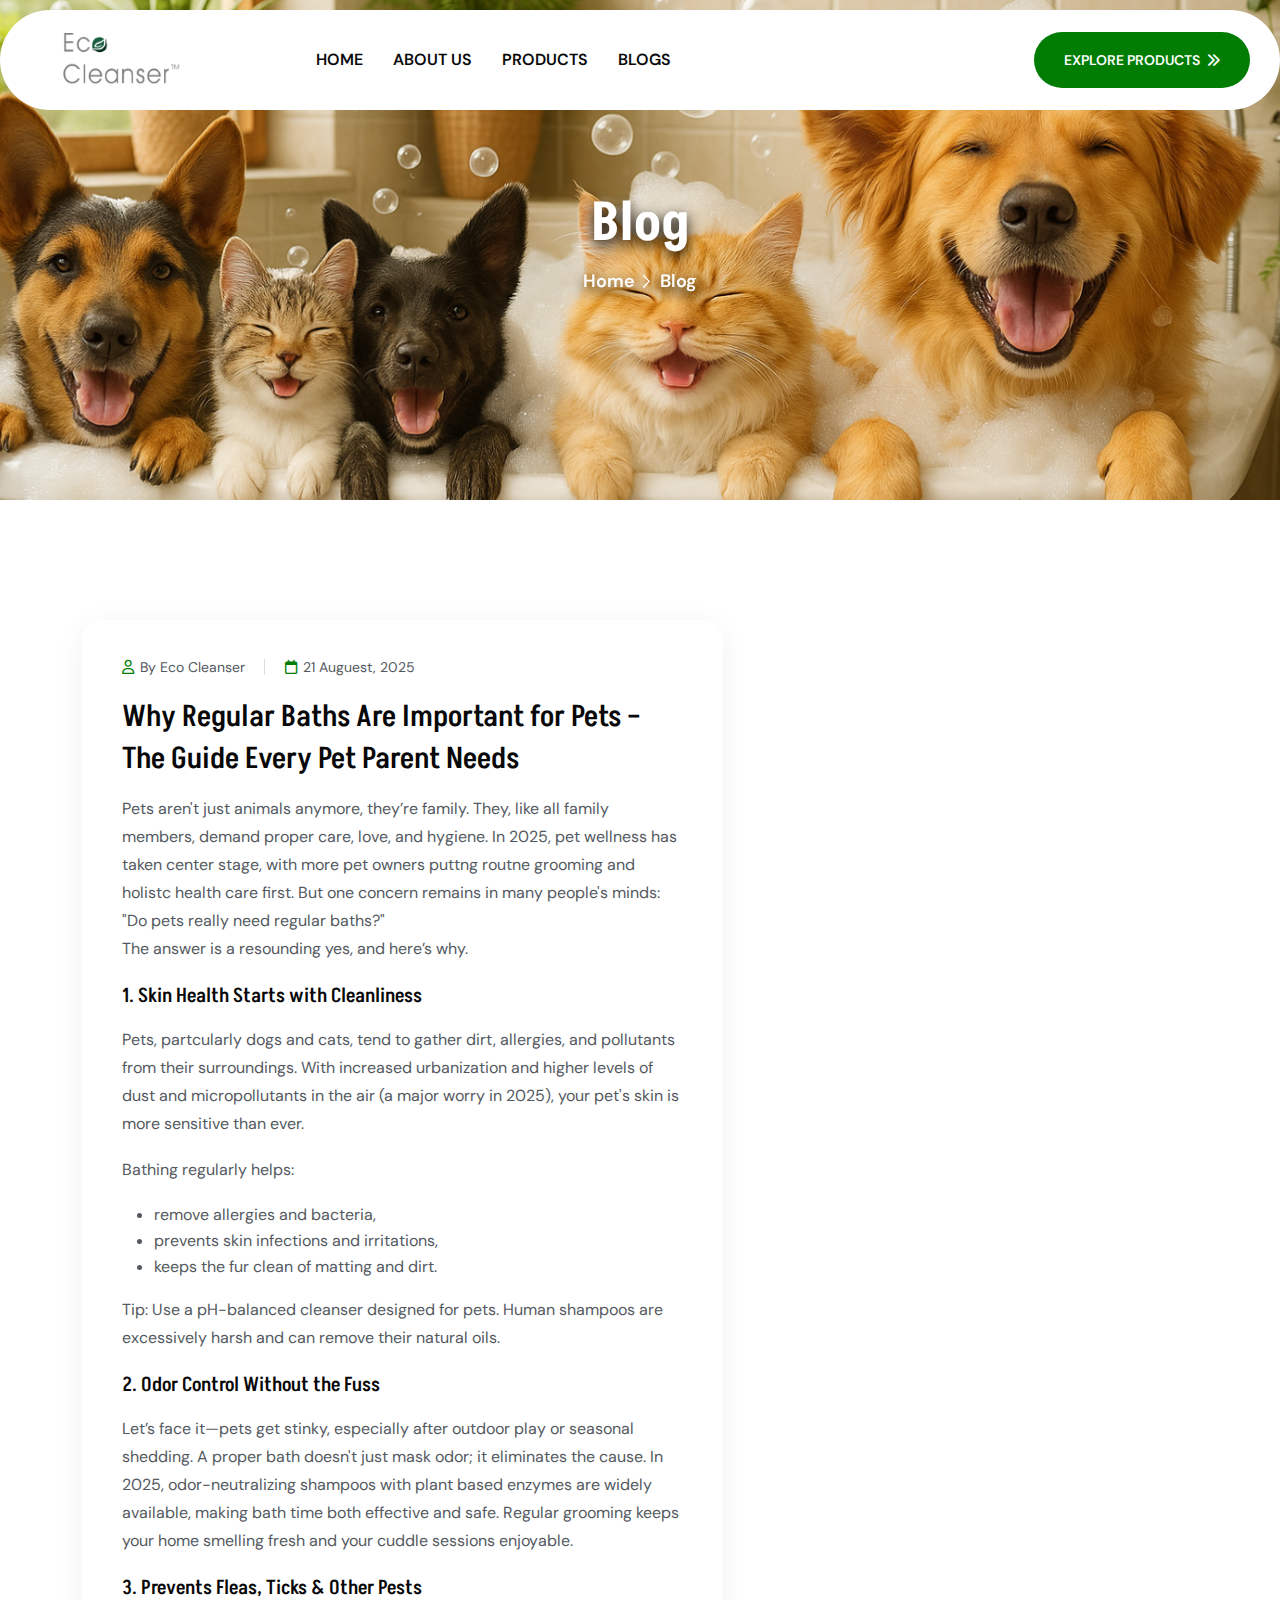
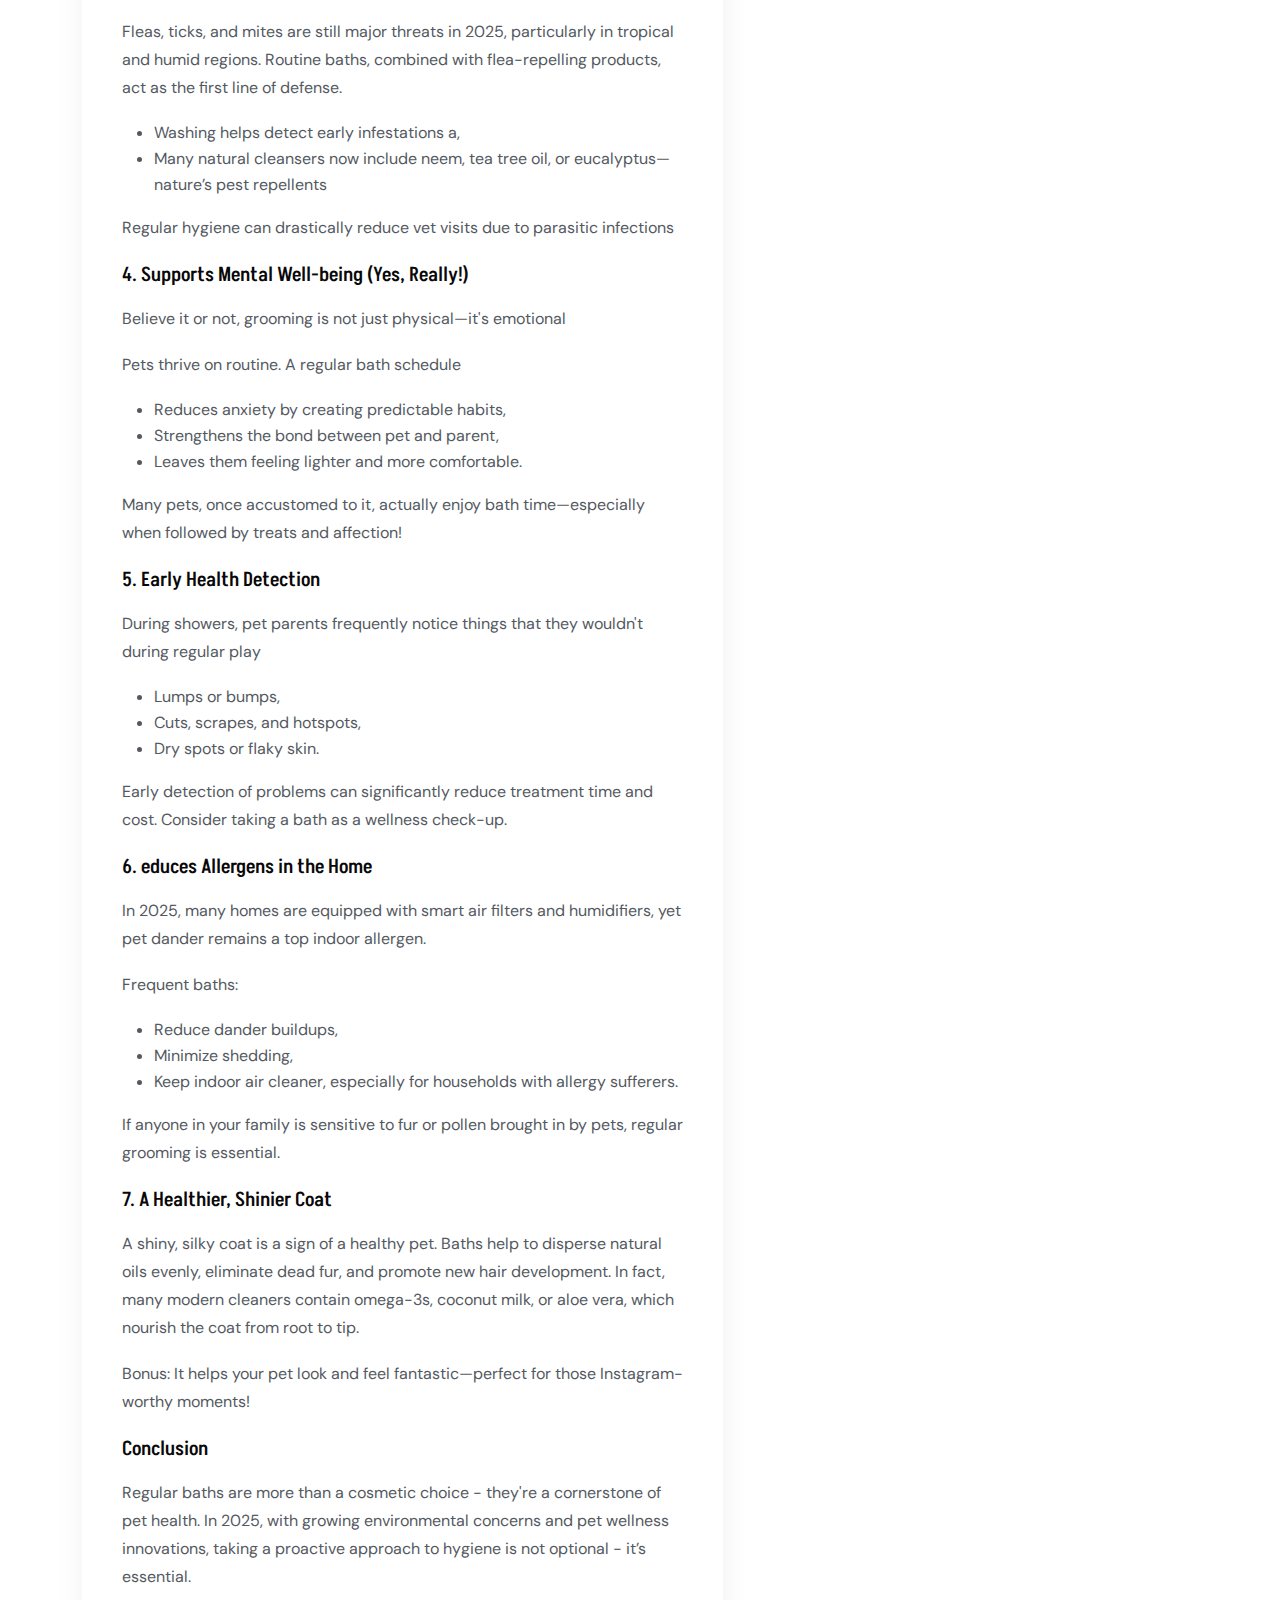
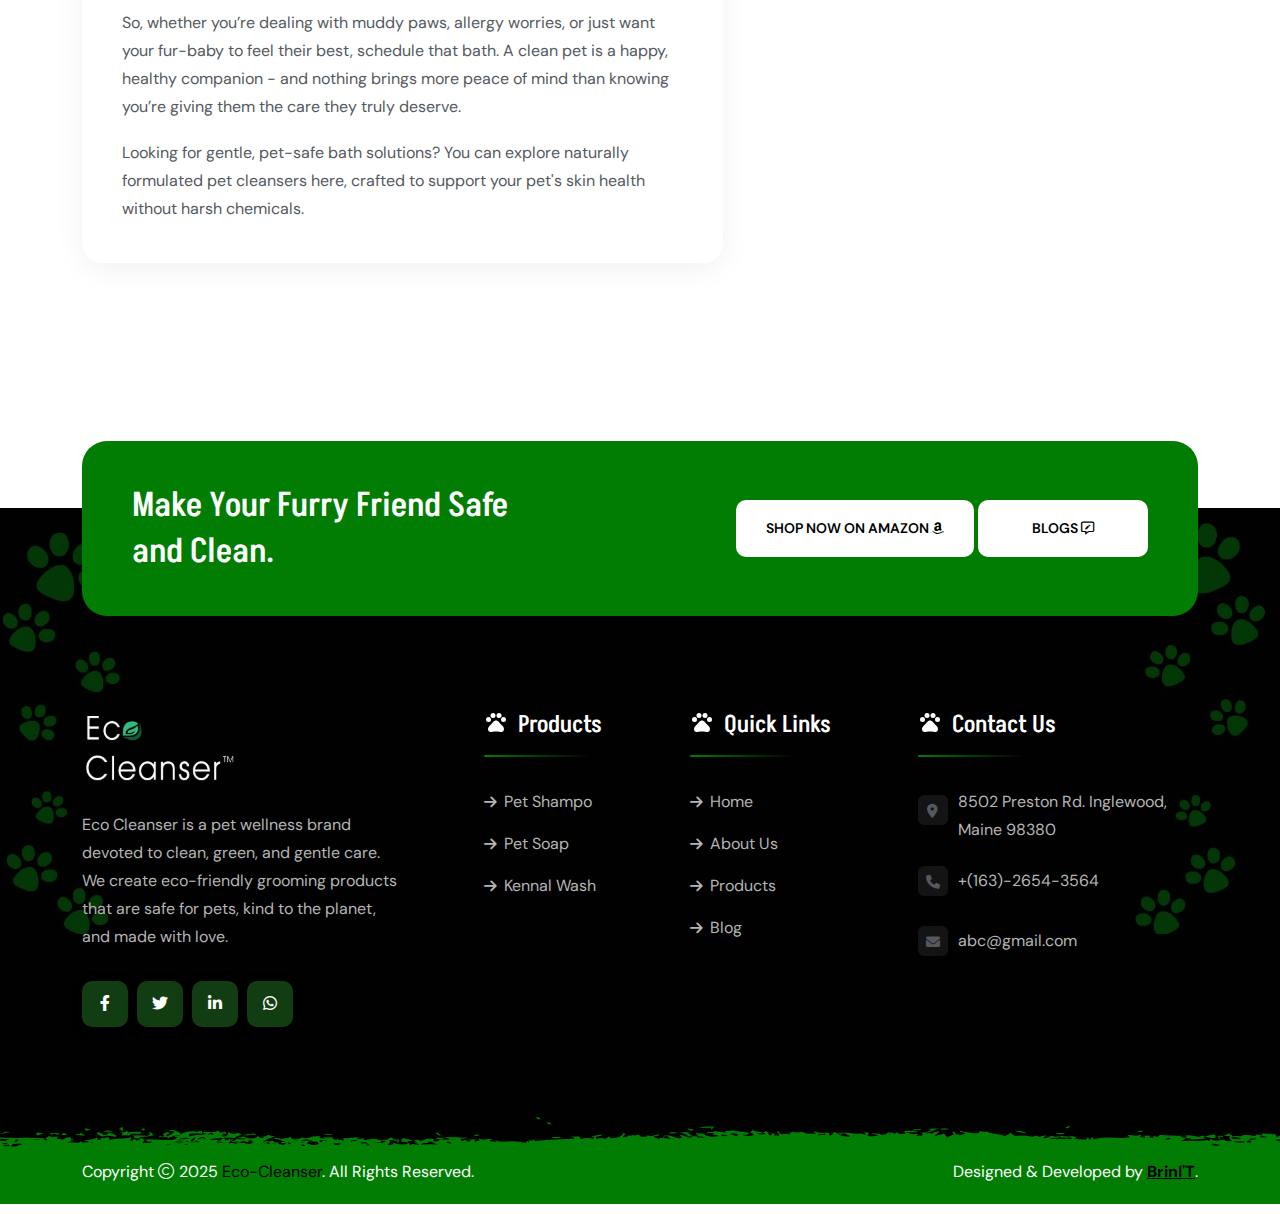
<file: blog-details.html>
<!doctype html>
<html class="no-js" lang="zxx">

<head>
    <meta charset="utf-8">
    <meta http-equiv="x-ua-compatible" content="ie=edge">
    <title>Eco-Cleanser</title>
    <meta name="author" content="Eco-Cleanser">
    <meta name="description" content="Eco-Cleanser">
    <meta name="keywords" content="Eco-Cleanser">
    <meta name="robots" content="INDEX,FOLLOW">

    <!-- Mobile Specific Metas -->
    <meta name="viewport" content="width=device-width, initial-scale=1, shrink-to-fit=no">

    <!-- Favicons - Place favicon.ico in the root directory -->
    <link rel="apple-touch-icon" sizes="57x57" href="assets/img/favicons/">
    <link rel="apple-touch-icon" sizes="60x60" href="assets/img/favicons/">
    <link rel="apple-touch-icon" sizes="72x72" href="assets/img/favicons/">
    <link rel="apple-touch-icon" sizes="76x76" href="assets/img/favicons/">
    <link rel="apple-touch-icon" sizes="114x114" href="assets/img/favicons/">
    <link rel="apple-touch-icon" sizes="120x120" href="assets/img/favicons/">
    <link rel="apple-touch-icon" sizes="144x144" href="assets/img/favicons/">
    <link rel="apple-touch-icon" sizes="152x152" href="assets/img/favicons/">
    <link rel="apple-touch-icon" sizes="180x180" href="assets/img/favicons/">
    <link rel="icon" type="image/png" sizes="192x192" href="assets/img/favicons/">
    <link rel="icon" type="image/png" sizes="32x32" href="assets/img/">
    <link rel="icon" type="image/png" sizes="96x96" href="assets/img/">
    <link rel="icon" type="image/png" sizes="16x16" href="assets/img/">
    <link rel="manifest" href="assets/img/favicons/manifest.json">
    <meta name="msapplication-TileColor" content="#ffffff">
    <meta name="msapplication-TileImage" content="assets/img/favicons/ms-icon-144x144.png">
    <meta name="theme-color" content="#ffffff">

    <!--==============================
	  Google Fonts
	============================== -->
    <link rel="preconnect" href="https://fonts.googleapis.com">
    <link rel="preconnect" href="https://fonts.gstatic.com" crossorigin>
    <link href="https://fonts.googleapis.com/css2?family=Akshar:wght@300..700&family=DM+Sans:ital,opsz,wght@0,9..40,100..1000;1,9..40,100..1000&family=Shadows+Into+Light+Two&display=swap" rel="stylesheet">

    <!--==============================
	    All CSS File
	============================== -->
    <!-- Bootstrap -->
    <link rel="stylesheet" href="assets/css/bootstrap.min.css">
    <!-- Fontawesome Icon -->
    <link rel="stylesheet" href="assets/css/fontawesome.min.css">
    <!-- Magnific Popup -->
    <link rel="stylesheet" href="assets/css/magnific-popup.min.css">
    <!-- Swiper Js -->
    <link rel="stylesheet" href="assets/css/swiper-bundle.min.css">
    <!-- Theme Custom CSS -->
    <link rel="stylesheet" href="assets/css/style.css">

</head>

<body>


    <!--********************************
   		Code Start From Here 
	******************************** -->
    <!--==============================
    Product Lightbox
    ==============================-->
    <div id="QuickView" class="white-popup mfp-hide">
        <div class="container bg-white rounded-10">
            <div class="row gx-60">
                <div class="col-lg-6">
                    <div class="product-big-img">
                        <div class="img"><img src="assets/img/product/product_details_1_1.jpg" alt="Product Image"></div>
                    </div>
                </div>
                <div class="col-lg-6 align-self-center">
                    <div class="product-about">
                        <p class="price">$120.85<del>$150.99</del></p>
                        <h2 class="product-title">Bosco Apple Fruit</h2>
                        <div class="product-rating">
                            <div class="star-rating" role="img" aria-label="Rated 5.00 out of 5"><span style="width:100%">Rated <strong class="rating">5.00</strong> out of 5 based on <span class="rating">1</span> customer rating</span></div>
                            <a href="shop-details.html" class="woocommerce-review-link">(<span class="count">4</span> customer reviews)</a>
                        </div>
                        <p class="text">Prepare to embark on a sensory journey with the Bosco Apple, a fruit that transcends the ordinary and promises an unparalleled taste experience. These apples are nothing short of nature’s masterpiece, celebrated for their distinctive blend of flavors and their captivating visual allure.</p>
                        <div class="mt-2 link-inherit">
                            <p>
                                <strong class="text-title me-3">Availability:</strong>
                                <span class="stock in-stock"><i class="far fa-check-square me-2 ms-1"></i>In Stock</span>
                            </p>
                        </div>
                        <div class="actions">
                            <div class="quantity">
                                <input type="number" class="qty-input" step="1" min="1" max="100" name="quantity" value="1" title="Qty">
                                <button class="quantity-plus qty-btn"><i class="far fa-chevron-up"></i></button>
                                <button class="quantity-minus qty-btn"><i class="far fa-chevron-down"></i></button>
                            </div>
                            <button class="th-btn">Add to Cart</button>
                            <a href="wishlist.html" class="icon-btn"><i class="far fa-heart"></i></a>
                        </div>
                        <div class="product_meta">
                            <span class="sku_wrapper">SKU: <span class="sku">Bosco-Apple-Fruit</span></span>
                            <span class="posted_in">Category: <a href="shop.html">Fresh Fruits</a></span>
                            <span>Tags: <a href="shop.html">Fruits</a><a href="shop.html">Organic</a></span>
                        </div>
                    </div>
                </div>
            </div>
            <button title="Close (Esc)" type="button" class="mfp-close">×</button>
        </div>
    </div>
    <!--==============================
    Sidemenu
    ============================== -->
    <div class="sidemenu-wrapper sidemenu-cart d-none d-lg-block ">
        <div class="sidemenu-content">
            <button class="closeButton sideMenuCls"><i class="far fa-times"></i></button>
            <div class="widget woocommerce widget_shopping_cart">
                <h3 class="widget_title">Shopping cart</h3>
                <div class="widget_shopping_cart_content">
                    <ul class="woocommerce-mini-cart cart_list product_list_widget ">
                        <li class="woocommerce-mini-cart-item mini_cart_item">
                            <a href="#" class="remove remove_from_cart_button"><i class="far fa-times"></i></a>
                            <a href="#"><img src="assets/img/product/product_thumb_1_1.jpg" alt="Cart Image">Bosco Apple Fruit</a>
                            <span class="quantity">1 ×
                                <span class="woocommerce-Price-amount amount">
                                    <span class="woocommerce-Price-currencySymbol">$</span>940.00</span>
                            </span>
                        </li>
                        <li class="woocommerce-mini-cart-item mini_cart_item">
                            <a href="#" class="remove remove_from_cart_button"><i class="far fa-times"></i></a>
                            <a href="#"><img src="assets/img/product/product_thumb_1_2.jpg" alt="Cart Image">Green Cauliflower</a>
                            <span class="quantity">1 ×
                                <span class="woocommerce-Price-amount amount">
                                    <span class="woocommerce-Price-currencySymbol">$</span>899.00</span>
                            </span>
                        </li>
                        <li class="woocommerce-mini-cart-item mini_cart_item">
                            <a href="#" class="remove remove_from_cart_button"><i class="far fa-times"></i></a>
                            <a href="#"><img src="assets/img/product/product_thumb_1_3.jpg" alt="Cart Image">Mandarin orange</a>
                            <span class="quantity">1 ×
                                <span class="woocommerce-Price-amount amount">
                                    <span class="woocommerce-Price-currencySymbol">$</span>756.00</span>
                            </span>
                        </li>
                        <li class="woocommerce-mini-cart-item mini_cart_item">
                            <a href="#" class="remove remove_from_cart_button"><i class="far fa-times"></i></a>
                            <a href="#"><img src="assets/img/product/product_thumb_1_4.jpg" alt="Cart Image">Shallot Red onion</a>
                            <span class="quantity">1 ×
                                <span class="woocommerce-Price-amount amount">
                                    <span class="woocommerce-Price-currencySymbol">$</span>723.00</span>
                            </span>
                        </li>
                        <li class="woocommerce-mini-cart-item mini_cart_item">
                            <a href="#" class="remove remove_from_cart_button"><i class="far fa-times"></i></a>
                            <a href="#"><img src="assets/img/product/product_thumb_1_5.jpg" alt="Cart Image">Sour Red Cherry</a>
                            <span class="quantity">1 ×
                                <span class="woocommerce-Price-amount amount">
                                    <span class="woocommerce-Price-currencySymbol">$</span>1080.00</span>
                            </span>
                        </li>
                    </ul>
                    <p class="woocommerce-mini-cart__total total">
                        <strong>Subtotal:</strong>
                        <span class="woocommerce-Price-amount amount">
                            <span class="woocommerce-Price-currencySymbol">$</span>4398.00</span>
                    </p>
                    <p class="woocommerce-mini-cart__buttons buttons">
                        <a href="cart.html" class="th-btn wc-forward">View cart</a>
                        <a href="checkout.html" class="th-btn checkout wc-forward">Checkout</a>
                    </p>
                </div>
            </div>
        </div>
    </div>
    <div class="popup-search-box d-none d-lg-block">
        <button class="searchClose"><i class="fal fa-times"></i></button>
        <form action="products.html">
            <input type="text" placeholder="What are you looking for?">
            <button type="submit"><i class="fal fa-search"></i></button>
        </form>
    </div>

    <!--==============================
    Mobile Menu
    ============================== -->
    <div class="th-menu-wrapper">
        <div class="th-menu-area text-center">
            <button class="th-menu-toggle"><i class="fal fa-times"></i></button>
            <div class="mobile-logo">
                <a href="/"><img src="assets/img/ec-logo2.png" alt="Eco-Cleanser"></a>
            </div>
            <div class="th-mobile-menu">
                <ul>
                    <li class="">
                        <a href="index.html">Home</a>
                    </li>
                    <li><a href="about.html">About Us</a></li>
                    <li class="">
                        <a href="products.html">Products</a>
                    </li>
                    <li class="">
                        <a href="blogs.html">Blogs</a>
                </ul>
            </div>
        </div>
    </div>

    <!--==============================
    Header Area
    ==============================-->
    <header class="th-header header-layout2 ">
        <div class="sticky-wrapper">
            <div class="container">
                <div class="z-index-common">
                    <!-- <div class="header-top">
                        <div class="row justify-content-center justify-content-lg-between align-items-center gy-2">
                            <div class="col-auto d-none d-lg-block">
                                <p class="header-notice">Orders of $50 or more qualify for free shipping!</p>
                            </div>
                            <div class="col-auto">
                                <div class="header-links">
                                    <ul>
                                        <li class="d-none d-xxl-inline-block"><i class="fal fa-location-dot"></i><a href="https://www.google.com/maps">8502 Preston Rd. Inglewood, Maine 98380</a></li>
                                        <li>
                                            <div class="social-links">
                                                <a href="https://www.facebook.com/"><i class="fab fa-facebook-f"></i></a>
                                                <a href="https://www.twitter.com/"><i class="fab fa-twitter"></i></a>
                                                <a href="https://www.linkedin.com/"><i class="fab fa-linkedin-in"></i></a>
                                                <a href="https://www.instagram.com/"><i class="fab fa-instagram"></i></a>
                                                <a href="https://www.youtube.com/"><i class="fab fa-youtube"></i></a>
                                            </div>
                                        </li>
                                    </ul>
                                </div>
                            </div>
                        </div>
                    </div> -->
                    <div class="menu-area">
                        <!-- <div class="logo-bg"></div> -->
                        <div class="row align-items-center justify-content-between">
                            <div class="col-auto">
                                <div class="header-logo">
                                    <a href="index.html"><img src="assets/img/ec-logo2.png" alt="Eco-Cleanser"></a>
                                </div>
                            </div>
                            <div class="col-auto">
                                <nav class="main-menu d-none d-lg-inline-block">
                                    <ul>
                                        <li class="">
                                            <a href="index.html">Home</a>
                                        </li>
                                        <li><a href="about.html">About Us</a></li>
                                        <li class="">
                                            <a href="products.html">Products</a>
                                        </li>
                                        <li class="">
                                            <a href="blogs.html">Blogs</a>
                                    </ul>
                                </nav>
                                <button type="button" class="th-menu-toggle d-block d-lg-none"><i class="far fa-bars"></i></button>
                            </div>
                            <div class="col-auto d-none d-xl-block ms-auto">
                                <div class="header-button">
                                    
                                    <a href="products.html" class="th-btn">Explore Products<i class="fas fa-chevrons-right ms-2"></i></a>
                                </div>
                            </div>
                        </div>
                    </div>
                </div>
            </div>
        </div>
    </header>
    <!--==============================
    Breadcumb
============================== -->
    <div class="breadcumb-wrapper " data-bg-src="assets/img/hero/pets2.png">
        <div class="container">
            <div class="breadcumb-content">
                <h1 class="breadcumb-title">Blog</h1>
                <ul class="breadcumb-menu">
                    <li><a href="home-organic-farm.html">Home</a></li>
                    <li>Blog</li>
                </ul>
            </div>
        </div>
    </div>

    <!--==============================
        Blog Area
    ==============================-->
    <section class="th-blog-wrapper blog-details space-top space-extra-bottom">
        <div class="container">
            <div class="row">
                <div class="col-xxl-12 col-lg-7">
                    <div class="th-blog blog-single">
                        <!-- <div class="blog-img">
                            <img src="assets/img/blog/blog.jpg" alt="Blog Image">
                        </div> -->
                        <div class="blog-content">
                            <div class="blog-meta">
                                <a class="author" ><i class="far fa-user"></i>By Eco Cleanser</a>
                                <a ><i class="far fa-calendar"></i>21 Auguest, 2025</a>
                                <!-- <a href="blog-details.html"><i class="far fa-comments"></i>Comments (3)</a> -->
                            </div>
                            <h2 class="blog-title">Why Regular Baths Are Important for Pets – The Guide Every Pet Parent Needs</h2>
                            <p>Pets aren't just animals anymore, they’re family. They, like all family members, demand 
                                            proper care, love, and hygiene. In 2025, pet wellness has taken center stage, with more pet 
                                            owners puttng routne grooming and holistc health care first. But one concern remains in many 
                                            people's minds: "Do pets really need regular baths?" <br>The answer is a resounding yes, and here’s why. </p>
                            <h6>1. Skin Health Starts with Cleanliness</h6>
                            <p>Pets, partcularly dogs and cats, tend to gather dirt, allergies, and pollutants from their 
                                surroundings. With increased urbanization and higher levels of dust and micropollutants in the 
                                air (a major worry in 2025), your pet's skin is more sensitive than ever. </p>
                            <p>Bathing regularly helps:</p>
                            <ul>
                                <li>remove allergies and bacteria, </i>
                                <li>prevents skin infections and irritations, </i>
                                <li>keeps the fur clean of matting and dirt.</i>
                            </ul>
                            <p>Tip: Use a pH-balanced cleanser designed for pets. Human shampoos are excessively harsh and can remove their natural oils.</p>
                            <h6>2. Odor Control Without the Fuss </h6>
                            <p>Let’s face it—pets get stinky, especially after outdoor play or seasonal shedding. A proper bath 
doesn't just mask odor; it eliminates the cause. In 2025, odor-neutralizing shampoos with plant
based enzymes are widely available, making bath time both effective and safe. 
Regular grooming keeps your home smelling fresh and your cuddle sessions enjoyable.</p>
                            <h6>3. Prevents Fleas, Ticks & Other Pests</h6>
                            <p>Fleas, ticks, and mites are still major threats in 2025, particularly in tropical and humid regions. 
                                Routine baths, combined with flea-repelling products, act as the first line of defense. </p>
                            <ul>
                                <li>Washing helps detect early infestations a, </i>
                                <li>Many natural cleansers now include neem, tea tree oil, or eucalyptus—nature’s pest repellents </i>
                            </ul>
                            <p>Regular hygiene can drastically reduce vet visits due to parasitic infections</p>
                            <h6>4. Supports Mental Well-being (Yes, Really!)</h6>
                            <p>Believe it or not, grooming is not just physical—it's emotional</p>
                            <p>Pets thrive on routine. A regular bath schedule</p>
                            <ul>
                                <li>Reduces anxiety by creating predictable habits, </i>
                                <li>Strengthens the bond between pet and parent, </i>
                                <li>Leaves them feeling lighter and more comfortable.</i>
                            </ul>
                            <p>Many pets, once accustomed to it, actually enjoy bath time—especially when followed by treats and affection!</p>
                            <h6>5. Early Health Detection</h6>
                            <p>During showers, pet parents frequently notice things that they wouldn't during regular play</p>
                            <ul>
                                <li>Lumps or bumps, </i>
                                <li>Cuts, scrapes, and hotspots, </i>
                                <li>Dry spots or flaky skin.</i>
                            </ul>
                            <p>Early detection of problems can significantly reduce treatment time and cost. Consider taking a bath as a wellness check-up. </p>
                            <h6>6. educes Allergens in the Home</h6>
                            <p>In 2025, many homes are equipped with smart air filters and humidifiers, yet pet dander remains a top indoor allergen.</p>
                            <p>Frequent baths:</p>
                            <ul>
                                <li>Reduce dander buildups, </i>
                                <li>Minimize shedding, </i>
                                <li>Keep indoor air cleaner, especially for households with allergy sufferers.</i>
                            </ul>
                            <p>If anyone in your family is sensitive to fur or pollen brought in by pets, regular grooming is essential.</p>
                            <h6>7. A Healthier, Shinier Coat </h6>
                            <p>A shiny, silky coat is a sign of a healthy pet. Baths help to disperse natural oils evenly, eliminate 
dead fur, and promote new hair development. In fact, many modern cleaners contain omega-3s, 
coconut milk, or aloe vera, which nourish the coat from root to tip. </p>
                            <p>Bonus: It helps your pet look and feel fantastic—perfect for those Instagram-worthy moments! </p>
                            
                            <h6>Conclusion</h6>
                            <p>Regular baths are more than a cosmetic choice - they're a cornerstone of pet health. In 2025, 
with growing environmental concerns and pet wellness innovations, taking a proactive approach 
to hygiene is not optional - it’s essential. </p>
                            <p>So, whether you’re dealing with muddy paws, allergy worries, or just want your fur-baby to feel 
their best, schedule that bath. A clean pet is a happy, healthy companion - and nothing brings 
more peace of mind than knowing you’re giving them the care they truly deserve.</p>
                            <p>Looking for gentle, pet-safe bath solutions? You can explore naturally formulated pet cleansers 
here, crafted to support your pet's skin health without harsh chemicals. </p>
                        </div>
                    </div>
                </div>
            </div>
        </div>
    </section>
     <!--==============================
    Footer Area
    ==============================-->
    <div class="mt-5">
        <div class="container z-index-common">
            <div class="newsletter-wrap">
                <div class="newsletter-content">
                    <h4 class="newsletter-title">Make Your Furry Friend Safe and Clean.</h4>
                </div>
                <form class="">
                    <!-- <div class="form-group">
                        <input class="form-control" type="email" placeholder="Email Address" required="">
                    </div> -->
                    <a href="https://amzn.in/d/b2KF37F" class="th-btn style6">Shop Now on Amazon <i class="fa-brands fa-amazon"></i></a>
                    <a href="blogs.html" class="th-btn style6">Blogs <i class="fa-regular fa-message-pen"></i></a>
                </form>
            </div>
        </div>
    </div>
    <footer class="footer-wrapper footer-layout2" style="background-image: url(&quot;assets/img/bg/footer.jpg&quot;);">
        <!-- <div class="shape-mockup" data-top="0" data-left="0"><img src="assets/img/shape/footer_shape_1.png" alt="shape"></div> -->
        <!-- <div class="shape-mockup" data-bottom="0" data-right="0"><img src="assets/img/shape/footer_shape_2.png" alt="shape"></div> -->
        <!-- <div class="container z-index-common">
            <div class="newsletter-wrap">
                <div class="newsletter-content">
                    <div class="email-icon">
                        <img src="assets/img/icon/email_1.svg" alt="Icon">
                    </div>
                    <h4 class="newsletter-title">Sign Up to Get Updates & News About Us.</h4>
                </div>
                <form class="newsletter-form">
                    <div class="form-group">
                        <input class="form-control" type="email" placeholder="Email Address" required="">
                    </div>
                    <button type="submit" class="th-btn style3">Subscribe</button>
                </form>
            </div>
        </div> -->
        <div class="widget-area">
            <div class="container">
                <div class="row justify-content-between">
                    <div class="col-md-6 col-xl-auto">
                        <div class="widget footer-widget">
                            <div class="th-widget-about">
                                <div class="about-logo">
                                    <a href="index.html"><img src="assets/img/ec-logo2.png" alt="Eco-Cleanser"></a>
                                </div>
                                <p class="about-text">Eco Cleanser is a pet wellness brand devoted to clean, green, and gentle care. We create eco-friendly grooming products that are safe for pets, kind to the planet, and made with love.</p>
                                <div class="th-social">
                                    <a href="https://www.facebook.com/"><i class="fab fa-facebook-f"></i></a>
                                    <a href="https://www.twitter.com/"><i class="fab fa-twitter"></i></a>
                                    <a href="https://www.linkedin.com/"><i class="fab fa-linkedin-in"></i></a>
                                    <a href="https://www.whatsapp.com/"><i class="fab fa-whatsapp"></i></a>
                                </div>
                            </div>
                        </div>
                    </div>
                    <div class="col-md-6 col-xl-auto">
                        <div class="widget widget_nav_menu footer-widget">
                            <h3 class="widget_title"><img src="assets/img/icon/pets.svg" style="filter: invert(1);" alt="Icon">Products</h3>
                            <div class="menu-all-pages-container">
                                <ul class="menu">
                                    <li><a href="shampo.html">Pet Shampo</a></li>
                                    <li><a href="soap.html">Pet Soap</a></li>
                                    <li><a href="kennal-wash.html">Kennal Wash</a></li>
                                </ul>
                            </div>
                        </div>
                    </div>
                    <div class="col-md-6 col-xl-auto">
                        <div class="widget widget_nav_menu footer-widget">
                            <h3 class="widget_title"><img src="assets/img/icon/pets.svg" style="filter: invert(1);" alt="Icon">Quick Links</h3>
                            <div class="menu-all-pages-container">
                                <ul class="menu">
                                    <li><a href="index.html">Home</a></li>
                                    <li><a href="about.html">About Us</a></li>
                                    <li><a href="products.html">Products</a></li>
                                    <li><a href="blogs.html">Blog</a></li>
                                </ul>
                            </div>
                        </div>
                    </div>
                    <div class="col-md-6 col-xl-auto">
                        <div class="widget footer-widget">
                            <h3 class="widget_title"><img src="assets/img/icon/pets.svg" style="filter: invert(1);" alt="Icon">Contact Us</h3>
                            <div class="th-widget-contact">
                                <div class="info-box">
                                    <div class="info-box_icon">
                                        <i class="fas fa-location-dot"></i>
                                    </div>
                                    <p class="info-box_text">8502 Preston Rd. Inglewood, Maine 98380</p>
                                </div>
                                <div class="info-box">
                                    <div class="info-box_icon">
                                        <i class="fas fa-phone"></i>
                                    </div>
                                    <p class="info-box_text">
                                        <a href="tel:+16326543564" class="info-box_link">+(163)-2654-3564</a>
                                    </p>
                                </div>
                                <div class="info-box">
                                    <div class="info-box_icon">
                                        <i class="fas fa-envelope"></i>
                                    </div>
                                    <p class="info-box_text">
                                        <a href="mailto:help24/7@frutin.com" class="info-box_link">abc@gmail.com</a>
                                    </p>
                                </div>
                            </div>
                        </div>
                    </div>
                </div>
            </div>
        </div>
        <div class="copyright-wrap" data-bg-src="assets/img/bg/copyright_bg_1.png">
            <div class="container">
                <div class="row gy-2 align-items-center">
                    <div class="col-md-6">
                        <p class="copyright-text">Copyright <i class="fal fa-copyright"></i> 2025 <a href="">Eco-Cleanser</a>. All Rights Reserved.</p>
                    </div>
                    <div class="col-md-6 text-center text-md-end">
                        <p class="copyright-text">Designed & Developed by <a href="www.brinit.in"><b><u>BrinI'T</u></b></a>.</p>

                    </div>
                </div>
            </div>
        </div>
    </footer>
    <!--********************************
            Code End  Here 
    ******************************** -->

    <!-- Scroll To Top -->
    <div class="scroll-top">
        <svg class="progress-circle svg-content" width="100%" height="100%" viewBox="-1 -1 102 102">
            <path d="M50,1 a49,49 0 0,1 0,98 a49,49 0 0,1 0,-98" style="transition: stroke-dashoffset 10ms linear 0s; stroke-dasharray: 307.919, 307.919; stroke-dashoffset: 307.919;"></path>
        </svg>
    </div>



    <!--==============================
    All Js File
    ============================== -->
    <!-- Jquery -->
    <script src="assets/js/vendor/jquery-3.6.0.min.js"></script>
    <!-- Swiper Js -->
    <script src="assets/js/swiper-bundle.min.js"></script>
    <!-- Bootstrap -->
    <script src="assets/js/bootstrap.min.js"></script>
    <!-- Magnific Popup -->
    <script src="assets/js/jquery.magnific-popup.min.js"></script>
    <!-- Counter Up -->
    <script src="assets/js/jquery.counterup.min.js"></script>
    <!-- Range Slider -->
    <script src="assets/js/jquery-ui.min.js"></script>
    <!-- Isotope Filter -->
    <script src="assets/js/imagesloaded.pkgd.min.js"></script>
    <script src="assets/js/isotope.pkgd.min.js"></script>

    <!-- Main Js File -->
    <script src="assets/js/main.js"></script>
</body>

</html>
</file>
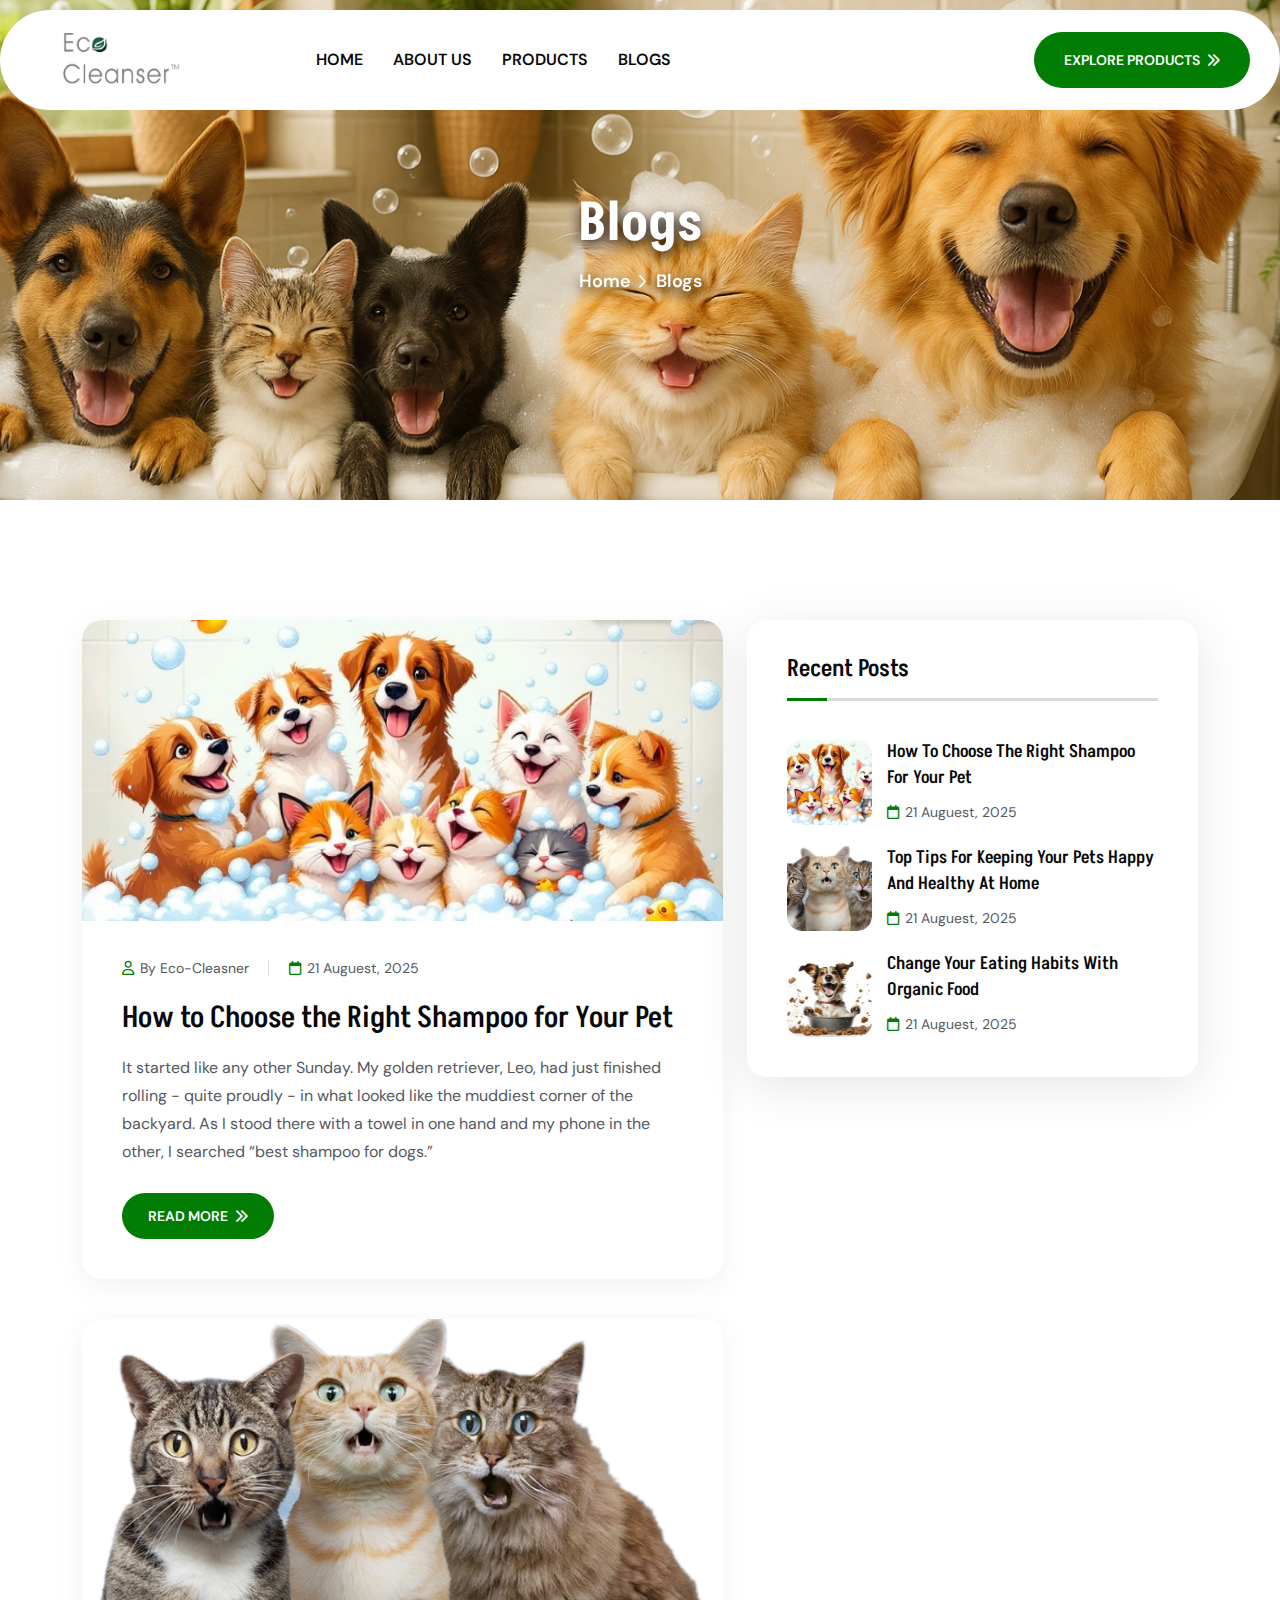
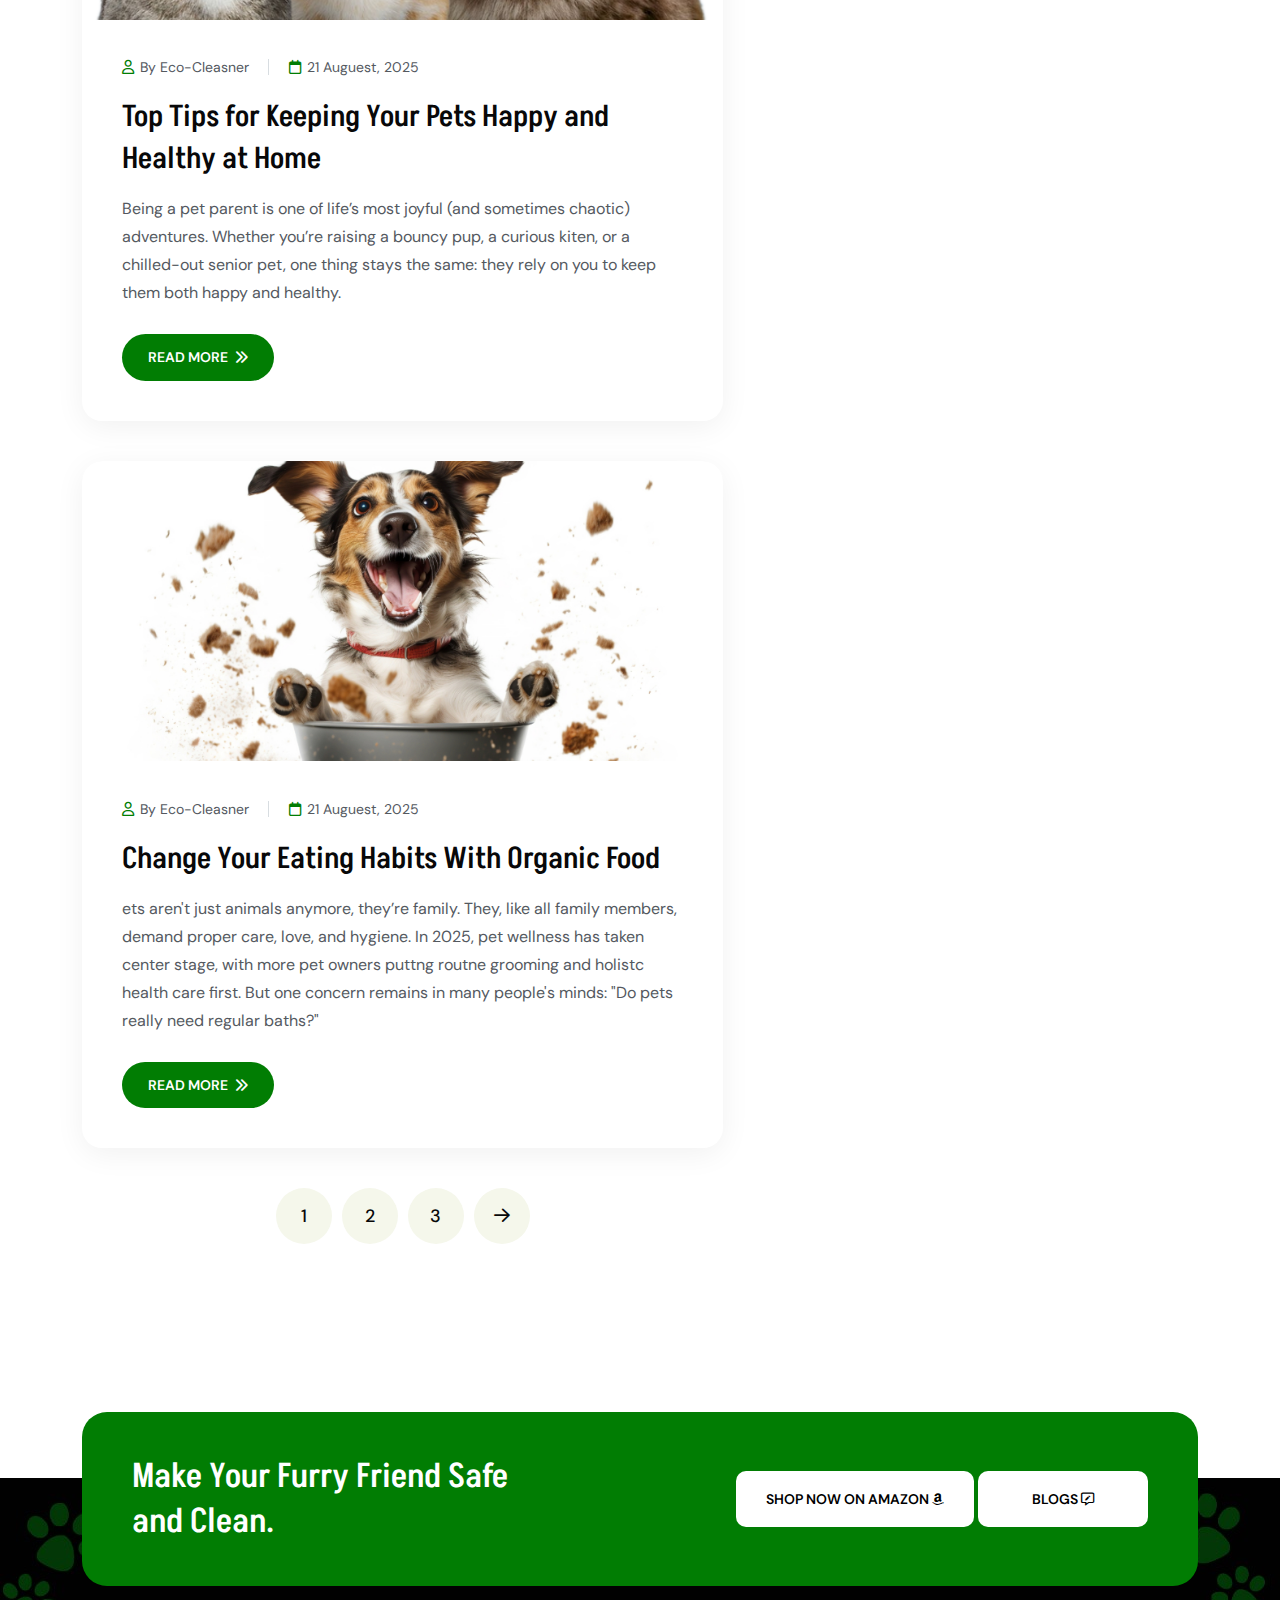
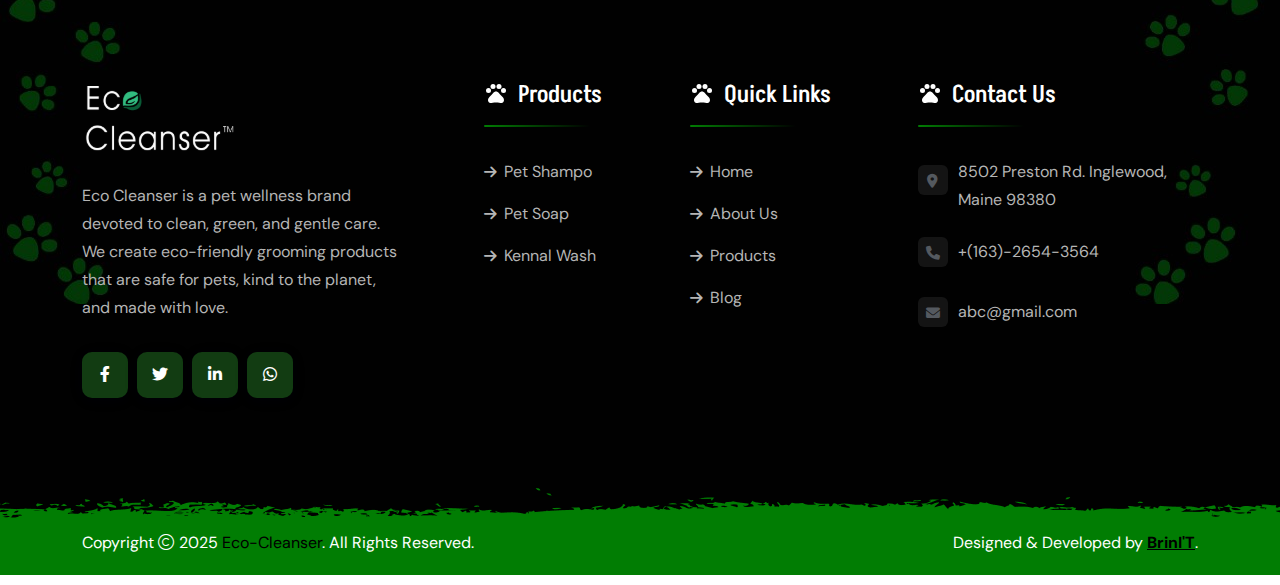
<file: blogs.html>
<!doctype html>
<html class="no-js" lang="zxx">

<head>
    <meta charset="utf-8">
    <meta http-equiv="x-ua-compatible" content="ie=edge">
    <title>Eco-Cleanser</title>
    <meta name="author" content="Eco-Cleanser">
    <meta name="description" content="Eco-Cleanser">
    <meta name="keywords" content="Eco-Cleanser">
    <meta name="robots" content="INDEX,FOLLOW">

    <!-- Mobile Specific Metas -->
    <meta name="viewport" content="width=device-width, initial-scale=1, shrink-to-fit=no">

    <!-- Favicons - Place favicon.ico in the root directory -->
    <link rel="apple-touch-icon" sizes="57x57" href="assets/img/favicons/">
    <link rel="apple-touch-icon" sizes="60x60" href="assets/img/favicons/">
    <link rel="apple-touch-icon" sizes="72x72" href="assets/img/favicons/">
    <link rel="apple-touch-icon" sizes="76x76" href="assets/img/favicons/">
    <link rel="apple-touch-icon" sizes="114x114" href="assets/img/favicons/">
    <link rel="apple-touch-icon" sizes="120x120" href="assets/img/favicons/">
    <link rel="apple-touch-icon" sizes="144x144" href="assets/img/favicons/">
    <link rel="apple-touch-icon" sizes="152x152" href="assets/img/favicons/">
    <link rel="apple-touch-icon" sizes="180x180" href="assets/img/favicons/">
    <link rel="icon" type="image/png" sizes="192x192" href="assets/img/favicons/">
    <link rel="icon" type="image/png" sizes="32x32" href="assets/img/">
    <link rel="icon" type="image/png" sizes="96x96" href="assets/img/">
    <link rel="icon" type="image/png" sizes="16x16" href="assets/img/">
    <link rel="manifest" href="assets/img/favicons/manifest.json">
    <meta name="msapplication-TileColor" content="#ffffff">
    <meta name="msapplication-TileImage" content="assets/img/favicons/ms-icon-144x144.png">
    <meta name="theme-color" content="#ffffff">

    <!--==============================
	  Google Fonts
	============================== -->
    <link rel="preconnect" href="https://fonts.googleapis.com">
    <link rel="preconnect" href="https://fonts.gstatic.com" crossorigin>
    <link href="https://fonts.googleapis.com/css2?family=Akshar:wght@300..700&family=DM+Sans:ital,opsz,wght@0,9..40,100..1000;1,9..40,100..1000&family=Shadows+Into+Light+Two&display=swap" rel="stylesheet">

    <!--==============================
	    All CSS File
	============================== -->
    <!-- Bootstrap -->
    <link rel="stylesheet" href="assets/css/bootstrap.min.css">
    <!-- Fontawesome Icon -->
    <link rel="stylesheet" href="assets/css/fontawesome.min.css">
    <!-- Magnific Popup -->
    <link rel="stylesheet" href="assets/css/magnific-popup.min.css">
    <!-- Swiper Js -->
    <link rel="stylesheet" href="assets/css/swiper-bundle.min.css">
    <!-- Theme Custom CSS -->
    <link rel="stylesheet" href="assets/css/style.css">

</head>

<body>


    <!--********************************
   		Code Start From Here 
	******************************** -->
    <!--==============================
    Product Lightbox
    ==============================-->
    <div id="QuickView" class="white-popup mfp-hide">
        <div class="container bg-white rounded-10">
            <div class="row gx-60">
                <div class="col-lg-6">
                    <div class="product-big-img">
                        <div class="img"><img src="assets/img/product/product_details_1_1.jpg" alt="Product Image"></div>
                    </div>
                </div>
                <div class="col-lg-6 align-self-center">
                    <div class="product-about">
                        <p class="price">$120.85<del>$150.99</del></p>
                        <h2 class="product-title">Bosco Apple Fruit</h2>
                        <div class="product-rating">
                            <div class="star-rating" role="img" aria-label="Rated 5.00 out of 5"><span style="width:100%">Rated <strong class="rating">5.00</strong> out of 5 based on <span class="rating">1</span> customer rating</span></div>
                            <a href="shop-details.html" class="woocommerce-review-link">(<span class="count">4</span> customer reviews)</a>
                        </div>
                        <p class="text">Prepare to embark on a sensory journey with the Bosco Apple, a fruit that transcends the ordinary and promises an unparalleled taste experience. These apples are nothing short of nature’s masterpiece, celebrated for their distinctive blend of flavors and their captivating visual allure.</p>
                        <div class="mt-2 link-inherit">
                            <p>
                                <strong class="text-title me-3">Availability:</strong>
                                <span class="stock in-stock"><i class="far fa-check-square me-2 ms-1"></i>In Stock</span>
                            </p>
                        </div>
                        <div class="actions">
                            <div class="quantity">
                                <input type="number" class="qty-input" step="1" min="1" max="100" name="quantity" value="1" title="Qty">
                                <button class="quantity-plus qty-btn"><i class="far fa-chevron-up"></i></button>
                                <button class="quantity-minus qty-btn"><i class="far fa-chevron-down"></i></button>
                            </div>
                            <button class="th-btn">Add to Cart</button>
                            <a href="wishlist.html" class="icon-btn"><i class="far fa-heart"></i></a>
                        </div>
                        <div class="product_meta">
                            <span class="sku_wrapper">SKU: <span class="sku">Bosco-Apple-Fruit</span></span>
                            <span class="posted_in">Category: <a href="shop.html">Fresh Fruits</a></span>
                            <span>Tags: <a href="shop.html">Fruits</a><a href="shop.html">Organic</a></span>
                        </div>
                    </div>
                </div>
            </div>
            <button title="Close (Esc)" type="button" class="mfp-close">×</button>
        </div>
    </div>
    <!--==============================
    Sidemenu
    ============================== -->
    <div class="sidemenu-wrapper sidemenu-cart d-none d-lg-block ">
        <div class="sidemenu-content">
            <button class="closeButton sideMenuCls"><i class="far fa-times"></i></button>
            <div class="widget woocommerce widget_shopping_cart">
                <h3 class="widget_title">Shopping cart</h3>
                <div class="widget_shopping_cart_content">
                    <ul class="woocommerce-mini-cart cart_list product_list_widget ">
                        <li class="woocommerce-mini-cart-item mini_cart_item">
                            <a href="#" class="remove remove_from_cart_button"><i class="far fa-times"></i></a>
                            <a href="#"><img src="assets/img/product/product_thumb_1_1.jpg" alt="Cart Image">Bosco Apple Fruit</a>
                            <span class="quantity">1 ×
                                <span class="woocommerce-Price-amount amount">
                                    <span class="woocommerce-Price-currencySymbol">$</span>940.00</span>
                            </span>
                        </li>
                        <li class="woocommerce-mini-cart-item mini_cart_item">
                            <a href="#" class="remove remove_from_cart_button"><i class="far fa-times"></i></a>
                            <a href="#"><img src="assets/img/product/product_thumb_1_2.jpg" alt="Cart Image">Green Cauliflower</a>
                            <span class="quantity">1 ×
                                <span class="woocommerce-Price-amount amount">
                                    <span class="woocommerce-Price-currencySymbol">$</span>899.00</span>
                            </span>
                        </li>
                        <li class="woocommerce-mini-cart-item mini_cart_item">
                            <a href="#" class="remove remove_from_cart_button"><i class="far fa-times"></i></a>
                            <a href="#"><img src="assets/img/product/product_thumb_1_3.jpg" alt="Cart Image">Mandarin orange</a>
                            <span class="quantity">1 ×
                                <span class="woocommerce-Price-amount amount">
                                    <span class="woocommerce-Price-currencySymbol">$</span>756.00</span>
                            </span>
                        </li>
                        <li class="woocommerce-mini-cart-item mini_cart_item">
                            <a href="#" class="remove remove_from_cart_button"><i class="far fa-times"></i></a>
                            <a href="#"><img src="assets/img/product/product_thumb_1_4.jpg" alt="Cart Image">Shallot Red onion</a>
                            <span class="quantity">1 ×
                                <span class="woocommerce-Price-amount amount">
                                    <span class="woocommerce-Price-currencySymbol">$</span>723.00</span>
                            </span>
                        </li>
                        <li class="woocommerce-mini-cart-item mini_cart_item">
                            <a href="#" class="remove remove_from_cart_button"><i class="far fa-times"></i></a>
                            <a href="#"><img src="assets/img/product/product_thumb_1_5.jpg" alt="Cart Image">Sour Red Cherry</a>
                            <span class="quantity">1 ×
                                <span class="woocommerce-Price-amount amount">
                                    <span class="woocommerce-Price-currencySymbol">$</span>1080.00</span>
                            </span>
                        </li>
                    </ul>
                    <p class="woocommerce-mini-cart__total total">
                        <strong>Subtotal:</strong>
                        <span class="woocommerce-Price-amount amount">
                            <span class="woocommerce-Price-currencySymbol">$</span>4398.00</span>
                    </p>
                    <p class="woocommerce-mini-cart__buttons buttons">
                        <a href="cart.html" class="th-btn wc-forward">View cart</a>
                        <a href="checkout.html" class="th-btn checkout wc-forward">Checkout</a>
                    </p>
                </div>
            </div>
        </div>
    </div>
    <div class="popup-search-box d-none d-lg-block">
        <button class="searchClose"><i class="fal fa-times"></i></button>
        <form action="#">
            <input type="text" placeholder="What are you looking for?">
            <button type="submit"><i class="fal fa-search"></i></button>
        </form>
    </div>

    <!--==============================
    Mobile Menu
    ============================== -->
    <div class="th-menu-wrapper">
        <div class="th-menu-area text-center">
            <button class="th-menu-toggle"><i class="fal fa-times"></i></button>
            <div class="mobile-logo">
                <a href="/"><img src="assets/img/ec-logo2.png" alt="Eco-Cleanser"></a>
            </div>
            <div class="th-mobile-menu">
                <ul>
                    <li class="">
                        <a href="index.html">Home</a>
                    </li>
                    <li><a href="about.html">About Us</a></li>
                    <li class="">
                        <a href="products.html">Products</a>
                    </li>
                    <li class="">
                        <a href="blogs.html">Blogs</a>
                </ul>
            </div>
        </div>
    </div>

    <!--==============================
    Header Area
    ==============================-->
    <header class="th-header header-layout2 ">
        <div class="sticky-wrapper">
            <div class="container">
                <div class="z-index-common">
                    <!-- <div class="header-top">
                        <div class="row justify-content-center justify-content-lg-between align-items-center gy-2">
                            <div class="col-auto d-none d-lg-block">
                                <p class="header-notice">Orders of $50 or more qualify for free shipping!</p>
                            </div>
                            <div class="col-auto">
                                <div class="header-links">
                                    <ul>
                                        <li class="d-none d-xxl-inline-block"><i class="fal fa-location-dot"></i><a href="https://www.google.com/maps">8502 Preston Rd. Inglewood, Maine 98380</a></li>
                                        <li>
                                            <div class="social-links">
                                                <a href="https://www.facebook.com/"><i class="fab fa-facebook-f"></i></a>
                                                <a href="https://www.twitter.com/"><i class="fab fa-twitter"></i></a>
                                                <a href="https://www.linkedin.com/"><i class="fab fa-linkedin-in"></i></a>
                                                <a href="https://www.instagram.com/"><i class="fab fa-instagram"></i></a>
                                                <a href="https://www.youtube.com/"><i class="fab fa-youtube"></i></a>
                                            </div>
                                        </li>
                                    </ul>
                                </div>
                            </div>
                        </div>
                    </div> -->
                    <div class="menu-area">
                        <!-- <div class="logo-bg"></div> -->
                        <div class="row align-items-center justify-content-between">
                            <div class="col-auto">
                                <div class="header-logo">
                                    <a href="index.html"><img src="assets/img/ec-logo2.png" alt="Eco-Cleanser"></a>
                                </div>
                            </div>
                            <div class="col-auto">
                                <nav class="main-menu d-none d-lg-inline-block">
                                    <ul>
                                        <li class="">
                                            <a href="index.html">Home</a>
                                        </li>
                                        <li><a href="about.html">About Us</a></li>
                                        <li class="">
                                            <a href="products.html">Products</a>
                                        </li>
                                        <li class="">
                                            <a href="blogs.html">Blogs</a>
                                    </ul>
                                </nav>
                                <button type="button" class="th-menu-toggle d-block d-lg-none"><i class="far fa-bars"></i></button>
                            </div>
                            <div class="col-auto d-none d-xl-block ms-auto">
                                <div class="header-button">
                                    
                                    <a href="products.html" class="th-btn">Explore Products<i class="fas fa-chevrons-right ms-2"></i></a>
                                </div>
                            </div>
                        </div>
                    </div>
                </div>
            </div>
        </div>
    </header>

    <!--==============================
    Breadcumb
    ============================== -->
    <div class="breadcumb-wrapper " data-bg-src="assets/img/hero/pets2.png">
        <div class="container">
            <div class="breadcumb-content">
                <h1 class="breadcumb-title">Blogs</h1>
                <ul class="breadcumb-menu">
                    <li><a href="home-organic-farm.html">Home</a></li>
                    <li>Blogs</li>
                </ul>
            </div>
        </div>
    </div>

    <!--==============================
    Blog Area
    ==============================-->
    <section class="th-blog-wrapper space-top space-extra-bottom">
        <div class="container">
            <div class="row">
                <div class="col-xxl-8 col-lg-7">
                    <div class="th-blog blog-single has-post-thumbnail">
                        <div class="blog-img">
                            <a href="blog-details-3.html"><img src="assets/img/blog/blog-1.jpg" alt="Blog Image"></a>
                        </div>
                        <div class="blog-content">
                            <div class="blog-meta">
                                <a class="author" href="blog-details-3.html"><i class="far fa-user"></i>By Eco-Cleasner</a>
                                <a href="blog-details-3.html"><i class="far fa-calendar"></i>21 Auguest, 2025</a>
                                <!-- <a href="blog-details.html"><i class="far fa-comments"></i>Comments (3)</a> -->
                            </div>
                            <h2 class="blog-title"><a href="blog-details-3.html">How to Choose the Right Shampoo for Your Pet</a>
                            </h2>
                            <p class="blog-text">It started like any other Sunday. My golden retriever, Leo, had just finished rolling - quite 
proudly - in what looked like the muddiest corner of the backyard. As I stood there with a towel 
in one hand and my phone in the other, I searched “best shampoo for dogs.”</p>
                            <a href="blog-details-3.html" class="th-btn btn-sm">Read More<i class="fas fa-chevrons-right ms-2"></i></a>
                        </div>
                    </div>
                    <div class="th-blog blog-single has-post-thumbnail">
                        <div class="blog-img">
                            <a href="blog-details-2.html"><img src="assets/img/blog/blog1.png" alt="Blog Image"></a>
                        </div>
                        <div class="blog-content">
                            <div class="blog-meta">
                                <a class="author" href="blog-details-2.html"><i class="far fa-user"></i>By Eco-Cleasner</a>
                                <a href="blog-details-2.html"><i class="far fa-calendar"></i>21 Auguest, 2025</a>
                                <!-- <a href="blog-details.html"><i class="far fa-comments"></i>Comments (3)</a> -->
                            </div>
                            <h2 class="blog-title"><a href="blog-details-2.html">Top Tips for Keeping Your Pets Happy and Healthy at Home</a>
                            </h2>
                            <p class="blog-text">Being a pet parent is one of life’s most joyful (and sometimes chaotic) adventures. Whether you’re raising a bouncy pup, a curious kiten, or a chilled-out senior pet, one thing stays the same: they rely on you to keep them both happy and healthy.</p>
                            <a href="blog-details-2.html" class="th-btn btn-sm">Read More<i class="fas fa-chevrons-right ms-2"></i></a>
                        </div>
                    </div>
                    <div class="th-blog blog-single has-post-thumbnail">
                        <div class="blog-img">
                            <a href="blog-details.html"><img src="assets/img/blog/blog2.jpg" alt="Blog Image"></a>
                        </div>
                        <div class="blog-content">
                            <div class="blog-meta">
                                <a class="author" href="blog-details.html"><i class="far fa-user"></i>By Eco-Cleasner</a>
                                <a href="blog-details.html"><i class="far fa-calendar"></i>21 Auguest, 2025</a>
                                <!-- <a href="blog-details.html"><i class="far fa-comments"></i>Comments (3)</a> -->
                            </div>
                            <h2 class="blog-title"><a href="blog-details.html">Change Your Eating Habits With Organic Food</a>
                            </h2>
                            <p class="blog-text">ets aren't just animals anymore, they’re family. They, like all family members, demand proper care, love, and hygiene. In 2025, pet wellness has taken center stage, with more pet owners puttng routne grooming and holistc health care first. But one concern remains in many people's minds: "Do pets really need regular baths?"</p>
                            <a href="blog-details.html" class="th-btn btn-sm">Read More<i class="fas fa-chevrons-right ms-2"></i></a>
                        </div>
                    </div>


                    <div class="th-pagination text-center">
                        <ul>
                            <li><a href="">1</a></li>
                            <li><a href="">2</a></li>
                            <li><a href="">3</a></li>
                            <li><a href=""><i class="far fa-arrow-right"></i></a></li>
                        </ul>
                    </div>
                </div>
                <div class="col-xxl-4 col-lg-5">
                    <aside class="sidebar-area">
                        <!-- <div class="widget1 widget widget_search  ">
                            <form class="search-form">
                                <input type="text" placeholder="Enter Keyword">
                                <button type="submit"><i class="far fa-search"></i></button>
                            </form>
                        </div> -->
                        <div class="widget1 widget  ">
                            <h3 class="widget_title">Recent Posts</h3>
                            <div class="recent-post-wrap">
                                <div class="recent-post">
                                    <div class="media-img">
                                        <a href="blog-details-3.html"><img src="assets/img/blog/blog-1-ic.jpg" alt="Blog Image"></a>
                                    </div>
                                    <div class="media-body">
                                        <h4 class="post-title"><a class="text-inherit" href="blog-details-3.html">How to Choose the Right Shampoo for Your Pet</a></h4>
                                        <div class="recent-post-meta">
                                            <a href="blog-details-3.html"><i class="far fa-calendar"></i>21 Auguest, 2025</a>
                                        </div>
                                    </div>
                                </div>
                                <div class="recent-post">
                                    <div class="media-img">
                                        <a href="blog-details-2.html"><img src="assets/img/blog/blog1-ic.png" alt="Blog Image"></a>
                                    </div>
                                    <div class="media-body">
                                        <h4 class="post-title"><a class="text-inherit" href="blog-details-2.html">Top Tips for Keeping Your Pets Happy and Healthy at Home</a></h4>
                                        <div class="recent-post-meta">
                                            <a href="blog-details-2.html"><i class="far fa-calendar"></i>21 Auguest, 2025</a>
                                        </div>
                                    </div>
                                </div>
                                <div class="recent-post">
                                    <div class="media-img">
                                        <a href="blog-details.html"><img src="assets/img/blog/blog2-ic.jpg" alt="Blog Image"></a>
                                    </div>
                                    <div class="media-body">
                                        <h4 class="post-title"><a class="text-inherit" href="blog-details.html">Change Your Eating Habits With Organic Food</a></h4>
                                        <div class="recent-post-meta">
                                            <a href="blog-details.html"><i class="far fa-calendar"></i>21 Auguest, 2025</a>
                                        </div>
                                    </div>
                                </div>
                            </div>
                        </div>
                    </aside>
                </div>
            </div>
        </div>
    </section>
    
    <!--==============================
    Footer Area
    ==============================-->
    <div class="mt-5">
        <div class="container z-index-common">
            <div class="newsletter-wrap">
                <div class="newsletter-content">
                    <h4 class="newsletter-title">Make Your Furry Friend Safe and Clean.</h4>
                </div>
                <form class="">
                    <!-- <div class="form-group">
                        <input class="form-control" type="email" placeholder="Email Address" required="">
                    </div> -->
                    <a href="https://amzn.in/d/b2KF37F" class="th-btn style6">Shop Now on Amazon <i class="fa-brands fa-amazon"></i></a>
                    <a href="blogs.html" class="th-btn style6">Blogs <i class="fa-regular fa-message-pen"></i></a>
                </form>
            </div>
        </div>
    </div>
    <footer class="footer-wrapper footer-layout2" style="background-image: url(&quot;assets/img/bg/footer.jpg&quot;);">
        <!-- <div class="shape-mockup" data-top="0" data-left="0"><img src="assets/img/shape/footer_shape_1.png" alt="shape"></div> -->
        <!-- <div class="shape-mockup" data-bottom="0" data-right="0"><img src="assets/img/shape/footer_shape_2.png" alt="shape"></div> -->
        <!-- <div class="container z-index-common">
            <div class="newsletter-wrap">
                <div class="newsletter-content">
                    <div class="email-icon">
                        <img src="assets/img/icon/email_1.svg" alt="Icon">
                    </div>
                    <h4 class="newsletter-title">Sign Up to Get Updates & News About Us.</h4>
                </div>
                <form class="newsletter-form">
                    <div class="form-group">
                        <input class="form-control" type="email" placeholder="Email Address" required="">
                    </div>
                    <button type="submit" class="th-btn style3">Subscribe</button>
                </form>
            </div>
        </div> -->
        <div class="widget-area">
            <div class="container">
                <div class="row justify-content-between">
                    <div class="col-md-6 col-xl-auto">
                        <div class="widget footer-widget">
                            <div class="th-widget-about">
                                <div class="about-logo">
                                    <a href="index.html"><img src="assets/img/ec-logo2.png" alt="Eco-Cleanser"></a>
                                </div>
                                <p class="about-text">Eco Cleanser is a pet wellness brand devoted to clean, green, and gentle care. We create eco-friendly grooming products that are safe for pets, kind to the planet, and made with love.</p>
                                <div class="th-social">
                                    <a href="https://www.facebook.com/"><i class="fab fa-facebook-f"></i></a>
                                    <a href="https://www.twitter.com/"><i class="fab fa-twitter"></i></a>
                                    <a href="https://www.linkedin.com/"><i class="fab fa-linkedin-in"></i></a>
                                    <a href="https://www.whatsapp.com/"><i class="fab fa-whatsapp"></i></a>
                                </div>
                            </div>
                        </div>
                    </div>
                    <div class="col-md-6 col-xl-auto">
                        <div class="widget widget_nav_menu footer-widget">
                            <h3 class="widget_title"><img src="assets/img/icon/pets.svg" style="filter: invert(1);" alt="Icon">Products</h3>
                            <div class="menu-all-pages-container">
                                <ul class="menu">
                                    <li><a href="shampo.html">Pet Shampo</a></li>
                                    <li><a href="soap.html">Pet Soap</a></li>
                                    <li><a href="kennal-wash.html">Kennal Wash</a></li>
                                </ul>
                            </div>
                        </div>
                    </div>
                    <div class="col-md-6 col-xl-auto">
                        <div class="widget widget_nav_menu footer-widget">
                            <h3 class="widget_title"><img src="assets/img/icon/pets.svg" style="filter: invert(1);" alt="Icon">Quick Links</h3>
                            <div class="menu-all-pages-container">
                                <ul class="menu">
                                    <li><a href="index.html">Home</a></li>
                                    <li><a href="about.html">About Us</a></li>
                                    <li><a href="products.html">Products</a></li>
                                    <li><a href="blogs.html">Blog</a></li>
                                </ul>
                            </div>
                        </div>
                    </div>
                    <div class="col-md-6 col-xl-auto">
                        <div class="widget footer-widget">
                            <h3 class="widget_title"><img src="assets/img/icon/pets.svg" style="filter: invert(1);" alt="Icon">Contact Us</h3>
                            <div class="th-widget-contact">
                                <div class="info-box">
                                    <div class="info-box_icon">
                                        <i class="fas fa-location-dot"></i>
                                    </div>
                                    <p class="info-box_text">8502 Preston Rd. Inglewood, Maine 98380</p>
                                </div>
                                <div class="info-box">
                                    <div class="info-box_icon">
                                        <i class="fas fa-phone"></i>
                                    </div>
                                    <p class="info-box_text">
                                        <a href="tel:+16326543564" class="info-box_link">+(163)-2654-3564</a>
                                    </p>
                                </div>
                                <div class="info-box">
                                    <div class="info-box_icon">
                                        <i class="fas fa-envelope"></i>
                                    </div>
                                    <p class="info-box_text">
                                        <a href="mailto:help24/7@frutin.com" class="info-box_link">abc@gmail.com</a>
                                    </p>
                                </div>
                            </div>
                        </div>
                    </div>
                </div>
            </div>
        </div>
        <div class="copyright-wrap" data-bg-src="assets/img/bg/copyright_bg_1.png">
            <div class="container">
                <div class="row gy-2 align-items-center">
                    <div class="col-md-6">
                        <p class="copyright-text">Copyright <i class="fal fa-copyright"></i> 2025 <a href="">Eco-Cleanser</a>. All Rights Reserved.</p>
                    </div>
                    <div class="col-md-6 text-center text-md-end">
                        <p class="copyright-text">Designed & Developed by <a href="www.brinit.in"><b><u>BrinI'T</u></b></a>.</p>

                    </div>
                </div>
            </div>
        </div>
    </footer>

    <!--********************************
            Code End  Here 
    ******************************** -->

    <!-- Scroll To Top -->
    <div class="scroll-top">
        <svg class="progress-circle svg-content" width="100%" height="100%" viewBox="-1 -1 102 102">
            <path d="M50,1 a49,49 0 0,1 0,98 a49,49 0 0,1 0,-98" style="transition: stroke-dashoffset 10ms linear 0s; stroke-dasharray: 307.919, 307.919; stroke-dashoffset: 307.919;"></path>
        </svg>
    </div>



    <!--==============================
    All Js File
    ============================== -->
    <!-- Jquery -->
    <script src="assets/js/vendor/jquery-3.6.0.min.js"></script>
    <!-- Swiper Js -->
    <script src="assets/js/swiper-bundle.min.js"></script>
    <!-- Bootstrap -->
    <script src="assets/js/bootstrap.min.js"></script>
    <!-- Magnific Popup -->
    <script src="assets/js/jquery.magnific-popup.min.js"></script>
    <!-- Counter Up -->
    <script src="assets/js/jquery.counterup.min.js"></script>
    <!-- Range Slider -->
    <script src="assets/js/jquery-ui.min.js"></script>
    <!-- Isotope Filter -->
    <script src="assets/js/imagesloaded.pkgd.min.js"></script>
    <script src="assets/js/isotope.pkgd.min.js"></script>

    <!-- Main Js File -->
    <script src="assets/js/main.js"></script>
</body>

</html>
</file>
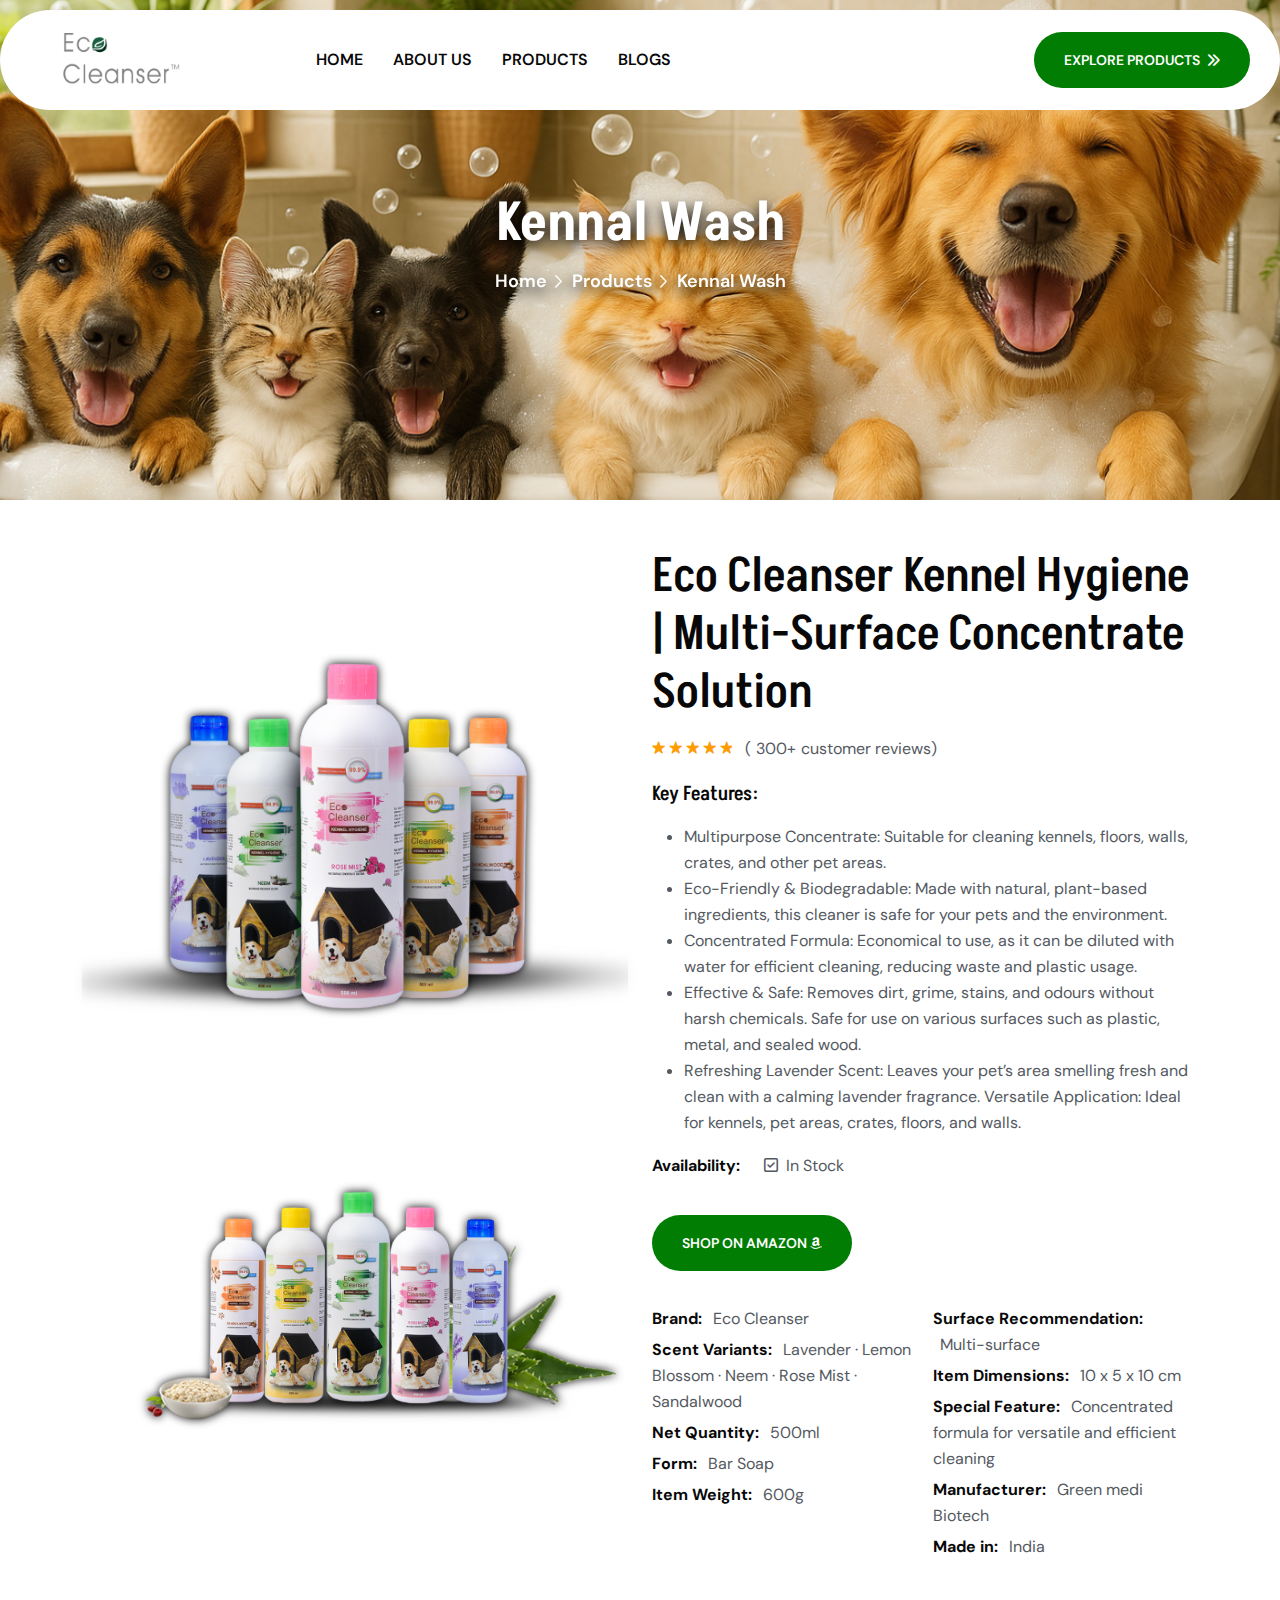
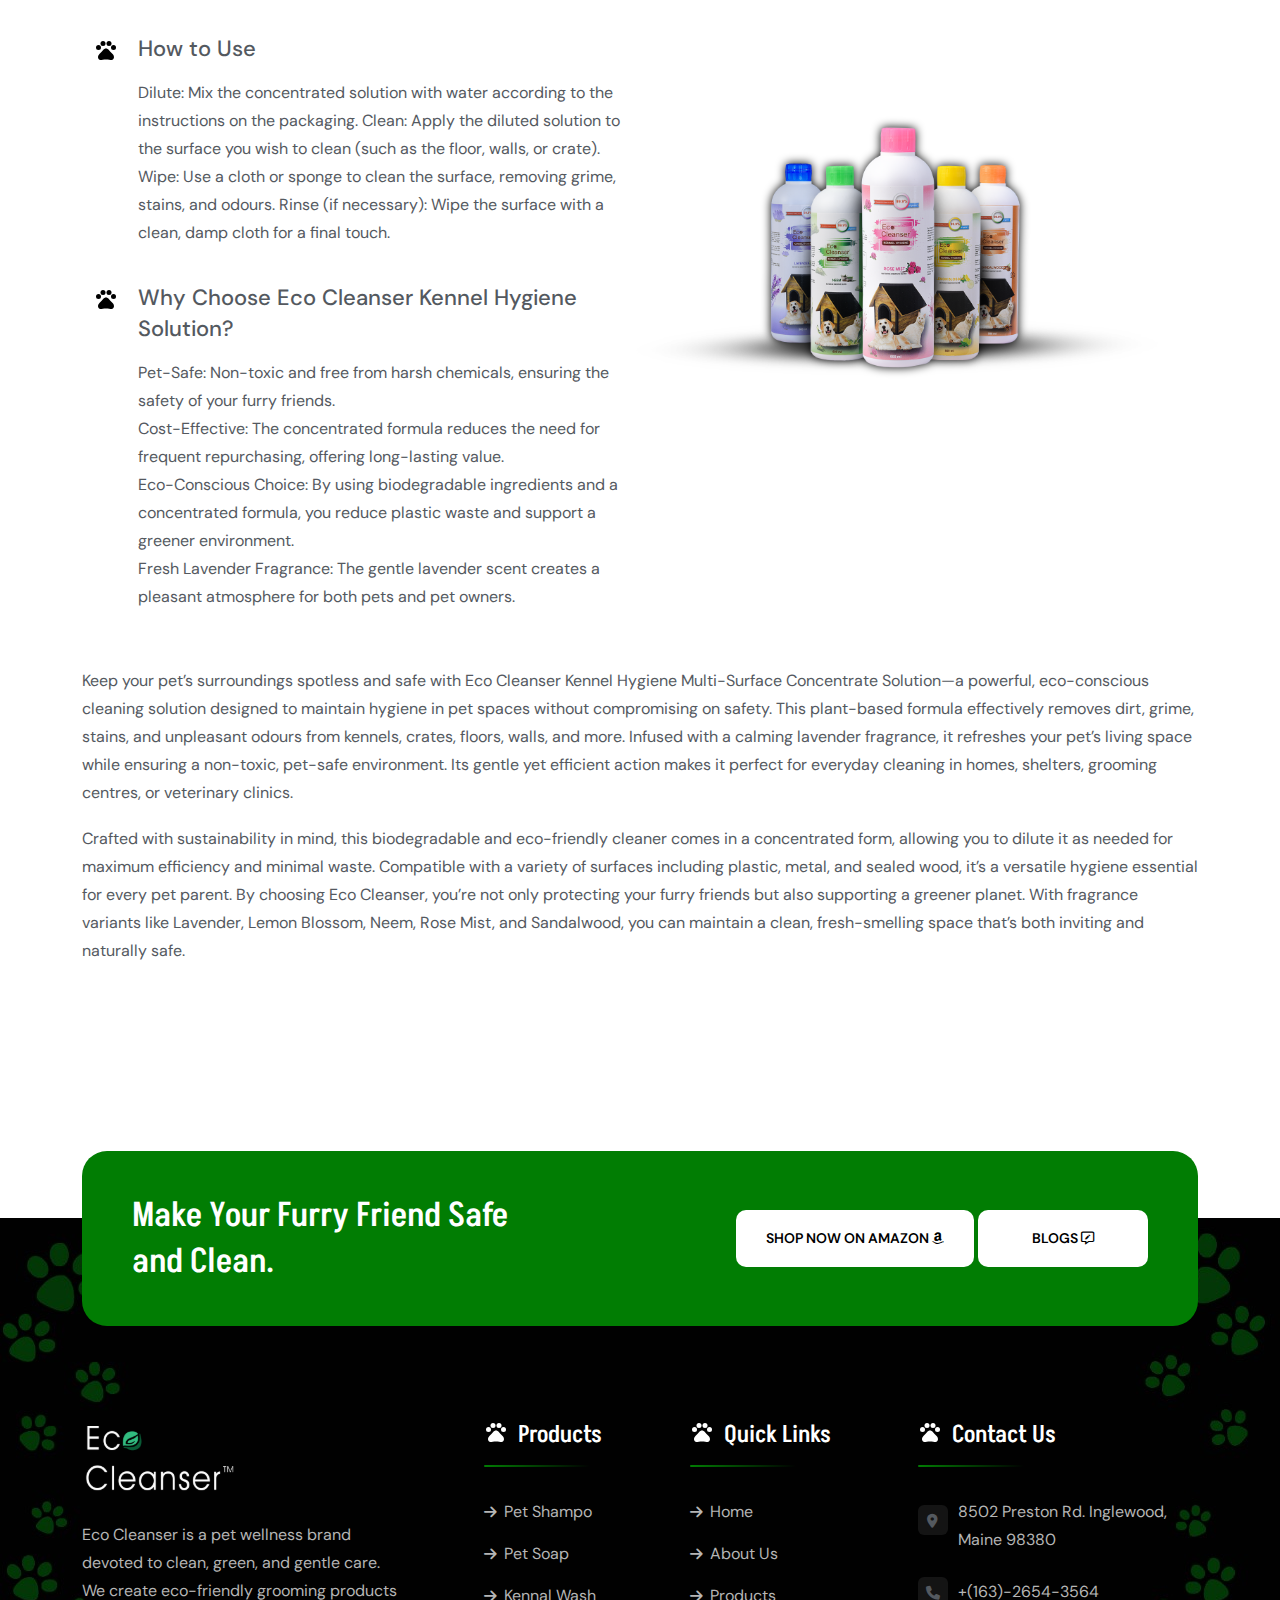
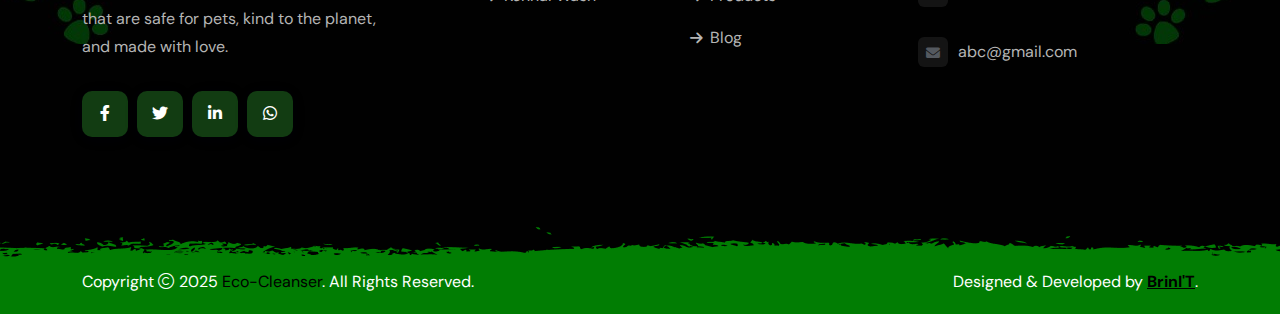
<file: kennal-wash.html>
<!doctype html>
<html class="no-js" lang="zxx">

<head>
    <meta charset="utf-8">
    <meta http-equiv="x-ua-compatible" content="ie=edge">
    <title>Eco-Cleanser</title>
    <meta name="author" content="Eco-Cleanser">
    <meta name="description" content="Eco-Cleanser">
    <meta name="keywords" content="Eco-Cleanser">
    <meta name="robots" content="INDEX,FOLLOW">

    <!-- Mobile Specific Metas -->
    <meta name="viewport" content="width=device-width, initial-scale=1, shrink-to-fit=no">

    <!-- Favicons - Place favicon.ico in the root directory -->
    <link rel="apple-touch-icon" sizes="57x57" href="assets/img/favicons/apple-icon-57x57.png">
    <link rel="apple-touch-icon" sizes="60x60" href="assets/img/favicons/apple-icon-60x60.png">
    <link rel="apple-touch-icon" sizes="72x72" href="assets/img/favicons/apple-icon-72x72.png">
    <link rel="apple-touch-icon" sizes="76x76" href="assets/img/favicons/apple-icon-76x76.png">
    <link rel="apple-touch-icon" sizes="114x114" href="assets/img/favicons/apple-icon-114x114.png">
    <link rel="apple-touch-icon" sizes="120x120" href="assets/img/favicons/apple-icon-120x120.png">
    <link rel="apple-touch-icon" sizes="144x144" href="assets/img/favicons/apple-icon-144x144.png">
    <link rel="apple-touch-icon" sizes="152x152" href="assets/img/favicons/apple-icon-152x152.png">
    <link rel="apple-touch-icon" sizes="180x180" href="assets/img/favicons/apple-icon-180x180.png">
    <link rel="icon" type="image/png" sizes="192x192" href="assets/img/favicons/android-icon-192x192.png">
    <link rel="icon" type="image/png" sizes="32x32" href="assets/img/favicons/favicon-32x32.png">
    <link rel="icon" type="image/png" sizes="96x96" href="assets/img/favicons/favicon-96x96.png">
    <link rel="icon" type="image/png" sizes="16x16" href="assets/img/favicons/favicon-16x16.png">
    <link rel="manifest" href="assets/img/favicons/manifest.json">
    <meta name="msapplication-TileColor" content="#ffffff">
    <meta name="msapplication-TileImage" content="assets/img/favicons/ms-icon-144x144.png">
    <meta name="theme-color" content="#ffffff">

    <!--==============================
	  Google Fonts
	============================== -->
    <link rel="preconnect" href="https://fonts.googleapis.com">
    <link rel="preconnect" href="https://fonts.gstatic.com" crossorigin>
    <link href="https://fonts.googleapis.com/css2?family=Akshar:wght@300..700&family=DM+Sans:ital,opsz,wght@0,9..40,100..1000;1,9..40,100..1000&family=Shadows+Into+Light+Two&display=swap" rel="stylesheet">

    <!--==============================
	    All CSS File
	============================== -->
    <!-- Bootstrap -->
    <link rel="stylesheet" href="assets/css/bootstrap.min.css">
    <!-- Fontawesome Icon -->
    <link rel="stylesheet" href="assets/css/fontawesome.min.css">
    <!-- Magnific Popup -->
    <link rel="stylesheet" href="assets/css/magnific-popup.min.css">
    <!-- Swiper Js -->
    <link rel="stylesheet" href="assets/css/swiper-bundle.min.css">
    <!-- Theme Custom CSS -->
    <link rel="stylesheet" href="assets/css/style.css">

</head>

<body>


    <!--********************************
   		Code Start From Here 
	******************************** -->
    <!--==============================
    Product Lightbox
    ==============================-->
    <div id="QuickView" class="white-popup mfp-hide">
        <div class="container bg-white rounded-10">
            <div class="row gx-60">
                <div class="col-lg-6">
                    <div class="product-big-img">
                        <div class="img"><img src="assets/img/product/product_details_1_1.jpg" alt="Product Image"></div>
                    </div>
                </div>
                <div class="col-lg-6 align-self-center">
                    <div class="product-about">
                        <p class="price">$120.85<del>$150.99</del></p>
                        <h2 class="product-title">Bosco Apple Fruit</h2>
                        <div class="product-rating">
                            <div class="star-rating" role="img" aria-label="Rated 5.00 out of 5"><span style="width:100%">Rated <strong class="rating">5.00</strong> out of 5 based on <span class="rating">1</span> customer rating</span></div>
                            <a href="shop-details.html" class="woocommerce-review-link">(<span class="count">4</span> customer reviews)</a>
                        </div>
                        <p class="text">Prepare to embark on a sensory journey with the Bosco Apple, a fruit that transcends the ordinary and promises an unparalleled taste experience. These apples are nothing short of nature’s masterpiece, celebrated for their distinctive blend of flavors and their captivating visual allure.</p>
                        <div class="mt-2 link-inherit">
                            <p>
                                <strong class="text-title me-3">Availability:</strong>
                                <span class="stock in-stock"><i class="far fa-check-square me-2 ms-1"></i>In Stock</span>
                            </p>
                        </div>
                        <div class="actions">
                            <div class="quantity">
                                <input type="number" class="qty-input" step="1" min="1" max="100" name="quantity" value="1" title="Qty">
                                <button class="quantity-plus qty-btn"><i class="far fa-chevron-up"></i></button>
                                <button class="quantity-minus qty-btn"><i class="far fa-chevron-down"></i></button>
                            </div>
                            <button class="th-btn">Add to Cart</button>
                            <a href="wishlist.html" class="icon-btn"><i class="far fa-heart"></i></a>
                        </div>
                        <div class="product_meta">
                            <span class="sku_wrapper">SKU: <span class="sku">Bosco-Apple-Fruit</span></span>
                            <span class="posted_in">Category: <a href="shop.html">Fresh Fruits</a></span>
                            <span>Tags: <a href="shop.html">Fruits</a><a href="shop.html">Organic</a></span>
                        </div>
                    </div>
                </div>
            </div>
            <button title="Close (Esc)" type="button" class="mfp-close">×</button>
        </div>
    </div>
    <!--==============================
    Sidemenu
    ============================== -->
    <div class="sidemenu-wrapper sidemenu-cart d-none d-lg-block ">
        <div class="sidemenu-content">
            <button class="closeButton sideMenuCls"><i class="far fa-times"></i></button>
            <div class="widget woocommerce widget_shopping_cart">
                <h3 class="widget_title">Shopping cart</h3>
                <div class="widget_shopping_cart_content">
                    <ul class="woocommerce-mini-cart cart_list product_list_widget ">
                        <li class="woocommerce-mini-cart-item mini_cart_item">
                            <a href="#" class="remove remove_from_cart_button"><i class="far fa-times"></i></a>
                            <a href="#"><img src="assets/img/product/product_thumb_1_1.jpg" alt="Cart Image">Bosco Apple Fruit</a>
                            <span class="quantity">1 ×
                                <span class="woocommerce-Price-amount amount">
                                    <span class="woocommerce-Price-currencySymbol">$</span>940.00</span>
                            </span>
                        </li>
                        <li class="woocommerce-mini-cart-item mini_cart_item">
                            <a href="#" class="remove remove_from_cart_button"><i class="far fa-times"></i></a>
                            <a href="#"><img src="assets/img/product/product_thumb_1_2.jpg" alt="Cart Image">Green Cauliflower</a>
                            <span class="quantity">1 ×
                                <span class="woocommerce-Price-amount amount">
                                    <span class="woocommerce-Price-currencySymbol">$</span>899.00</span>
                            </span>
                        </li>
                        <li class="woocommerce-mini-cart-item mini_cart_item">
                            <a href="#" class="remove remove_from_cart_button"><i class="far fa-times"></i></a>
                            <a href="#"><img src="assets/img/product/product_thumb_1_3.jpg" alt="Cart Image">Mandarin orange</a>
                            <span class="quantity">1 ×
                                <span class="woocommerce-Price-amount amount">
                                    <span class="woocommerce-Price-currencySymbol">$</span>756.00</span>
                            </span>
                        </li>
                        <li class="woocommerce-mini-cart-item mini_cart_item">
                            <a href="#" class="remove remove_from_cart_button"><i class="far fa-times"></i></a>
                            <a href="#"><img src="assets/img/product/product_thumb_1_4.jpg" alt="Cart Image">Shallot Red onion</a>
                            <span class="quantity">1 ×
                                <span class="woocommerce-Price-amount amount">
                                    <span class="woocommerce-Price-currencySymbol">$</span>723.00</span>
                            </span>
                        </li>
                        <li class="woocommerce-mini-cart-item mini_cart_item">
                            <a href="#" class="remove remove_from_cart_button"><i class="far fa-times"></i></a>
                            <a href="#"><img src="assets/img/product/product_thumb_1_5.jpg" alt="Cart Image">Sour Red Cherry</a>
                            <span class="quantity">1 ×
                                <span class="woocommerce-Price-amount amount">
                                    <span class="woocommerce-Price-currencySymbol">$</span>1080.00</span>
                            </span>
                        </li>
                    </ul>
                    <p class="woocommerce-mini-cart__total total">
                        <strong>Subtotal:</strong>
                        <span class="woocommerce-Price-amount amount">
                            <span class="woocommerce-Price-currencySymbol">$</span>4398.00</span>
                    </p>
                    <p class="woocommerce-mini-cart__buttons buttons">
                        <a href="cart.html" class="th-btn wc-forward">View cart</a>
                        <a href="checkout.html" class="th-btn checkout wc-forward">Checkout</a>
                    </p>
                </div>
            </div>
        </div>
    </div>
    <div class="popup-search-box d-none d-lg-block">
        <button class="searchClose"><i class="fal fa-times"></i></button>
        <form action="#">
            <input type="text" placeholder="What are you looking for?">
            <button type="submit"><i class="fal fa-search"></i></button>
        </form>
    </div>

    <!--==============================
    Mobile Menu
    ============================== -->
    <div class="th-menu-wrapper">
        <div class="th-menu-area text-center">
            <button class="th-menu-toggle"><i class="fal fa-times"></i></button>
            <div class="mobile-logo">
                <a href="/"><img src="assets/img/ec-logo2.png" alt="Eco-Cleanser"></a>
            </div>
            <div class="th-mobile-menu">
                <ul>
                    <li class="">
                        <a href="index.html">Home</a>
                    </li>
                    <li><a href="about.html">About Us</a></li>
                    <li class="">
                        <a href="products.html">Products</a>
                    </li>
                    <li class="">
                        <a href="blogs.html">Blogs</a>
                </ul>
            </div>
        </div>
    </div>

    <!--==============================
    Header Area
    ==============================-->
    <header class="th-header header-layout2 ">
        <div class="sticky-wrapper">
            <div class="container">
                <div class="z-index-common">
                    <!-- <div class="header-top">
                        <div class="row justify-content-center justify-content-lg-between align-items-center gy-2">
                            <div class="col-auto d-none d-lg-block">
                                <p class="header-notice">Orders of $50 or more qualify for free shipping!</p>
                            </div>
                            <div class="col-auto">
                                <div class="header-links">
                                    <ul>
                                        <li class="d-none d-xxl-inline-block"><i class="fal fa-location-dot"></i><a href="https://www.google.com/maps">8502 Preston Rd. Inglewood, Maine 98380</a></li>
                                        <li>
                                            <div class="social-links">
                                                <a href="https://www.facebook.com/"><i class="fab fa-facebook-f"></i></a>
                                                <a href="https://www.twitter.com/"><i class="fab fa-twitter"></i></a>
                                                <a href="https://www.linkedin.com/"><i class="fab fa-linkedin-in"></i></a>
                                                <a href="https://www.instagram.com/"><i class="fab fa-instagram"></i></a>
                                                <a href="https://www.youtube.com/"><i class="fab fa-youtube"></i></a>
                                            </div>
                                        </li>
                                    </ul>
                                </div>
                            </div>
                        </div>
                    </div> -->
                    <div class="menu-area">
                        <!-- <div class="logo-bg"></div> -->
                        <div class="row align-items-center justify-content-between">
                            <div class="col-auto">
                                <div class="header-logo">
                                    <a href="index.html"><img src="assets/img/ec-logo2.png" alt="Eco-Cleanser"></a>
                                </div>
                            </div>
                            <div class="col-auto">
                                <nav class="main-menu d-none d-lg-inline-block">
                                    <ul>
                                        <li class="">
                                            <a href="index.html">Home</a>
                                        </li>
                                        <li><a href="about.html">About Us</a></li>
                                        <li class="">
                                            <a href="products.html">Products</a>
                                        </li>
                                        <li class="">
                                            <a href="blogs.html">Blogs</a>
                                    </ul>
                                </nav>
                                <button type="button" class="th-menu-toggle d-block d-lg-none"><i class="far fa-bars"></i></button>
                            </div>
                            <div class="col-auto d-none d-xl-block ms-auto">
                                <div class="header-button">
                                    
                                    <a href="products.html" class="th-btn">Explore Products<i class="fas fa-chevrons-right ms-2"></i></a>
                                </div>
                            </div>
                        </div>
                    </div>
                </div>
            </div>
        </div>
    </header>
    <!--==============================
    Breadcumb
    ============================== -->
    <div class="breadcumb-wrapper " data-bg-src="assets/img/hero/pets2.png">
        <div class="container">
            <div class="breadcumb-content">
                <h1 class="breadcumb-title">Kennal Wash</h1>
                <ul class="breadcumb-menu">
                    <li><a href="home-organic-farm.html">Home</a></li>
                    <li>Products</li>
                    <li>Kennal Wash</li>
                </ul>
            </div>
        </div>
    </div>
    
    <!--==============================
    Product Area  
    ==============================-->
    <section class="product-details space-extra-bottom mt-5">
        <div class="container">
            <div class="row gx-60">
                <div class="col-lg-6">
                    <div class="product-big-img">
                        <div class="img"><img src="assets/img/product/kennal-all-598.png" alt="Product Image"></div>
                        <div class="img"><img src="assets/img/product/eco-kennal2.png" alt="Product Image"></div>
                    </div>
                </div>
                <div class="col-lg-6 align-self-center">
                    <div class="product-about">
                        <h2 class="product-title">Eco Cleanser Kennel Hygiene | Multi-Surface Concentrate Solution</h2>
                        <div class="product-rating">
                            <div class="star-rating" role="img" aria-label="Rated 5.00 out of 5"><span style="width:100%">Rated <strong class="rating">5.00</strong> out of 5 based on <span class="rating">1</span> customer rating</span></div>
                            (<span class="count">300+</span> customer reviews)
                        </div>
                        <h6>Key Features:</h6>
                        <ul>
                            <li>Multipurpose Concentrate: Suitable for cleaning kennels, floors, walls, crates, and other pet areas.</li>
                            <li>Eco-Friendly & Biodegradable: Made with natural, plant-based ingredients, this cleaner is safe for your pets and the environment.</li>
                            <li>Concentrated Formula: Economical to use, as it can be diluted with water for efficient cleaning, reducing waste and plastic usage.</li>
                            <li>Effective & Safe: Removes dirt, grime, stains, and odours without harsh chemicals. Safe for use on various surfaces such as plastic, metal, and sealed wood.</li>
                            <li>Refreshing Lavender Scent: Leaves your pet’s area smelling fresh and clean with a calming lavender fragrance. Versatile Application: Ideal for kennels, pet areas, crates, floors, and walls.</li>
                        </ul>
                        <div class="mt-2 link-inherit">
                            <p>
                                <strong class="text-title me-3">Availability:</strong>
                                <span class="stock in-stock"><i class="far fa-check-square me-2 ms-1"></i>In Stock</span>
                            </p>
                        </div>
                        <div class="actions">
                            <a href="" class="th-btn">Shop On Amazon <i class="fa-brands fa-amazon"></i></a>
                        </div>
                        <div class="product_meta">
                            <span class="sku_wrapper">Brand: <span class="sku"> Eco Cleanser</span></span>
                            <span class="sku_wrapper">Scent Variants: <span class="sku">Lavender · Lemon Blossom · Neem · Rose Mist · Sandalwood</span></span>
                            <span class="sku_wrapper">Net Quantity: <span class="sku">500ml</span></span>
                            <span class="sku_wrapper">Form: <span class="sku">Bar Soap</span></span>
                            <span class="sku_wrapper">Item Weight: <span class="sku">600g</span></span>
                            <span class="sku_wrapper">Surface Recommendation: <span class="sku">Multi-surface</span></span>
                            <span class="sku_wrapper">Item Dimensions: <span class="sku">10 x 5 x 10 cm</span></span>
                            <span class="sku_wrapper">Special Feature: <span class="sku">Concentrated formula for versatile and efficient cleaning</span></span>
                            <span class="sku_wrapper">Manufacturer: <span class="sku">Green medi Biotech</span></span>
                            <span class="sku_wrapper">Made in: <span class="sku">India</span></span>
                            <!-- <span class="sku_wrapper">Best Seller Rank: <span class="sku">#2,701 in Pet Supplies, #25 in Dog Deodorizers</span></span> -->
                        </div>
                    </div>
                </div>
            </div>
            <section class="why-sec3 mt-80 b-rds-0 pb-3">
                <div class="container">
                    <!-- <div class="row justify-content-center">
                        <div class="col-lg-5 col-md-7">
                            <div class="title-area text-center">
                                <span class="sub-title"><img src="assets/img/icon/paw-prints.svg" alt="Icon" style="height: 70px;">Gentle Cleanse, Pure Comfort</span>
                                <h2 class="sec-title">Eco Cleanser Pet Soap</h2>
                            </div>
                        </div>
                    </div> -->
                    <div class="row gx-0 justify-content-between">
                        <div class="col-lg-6 col-12">
                            <div class="why-feature1-left">
                                <div class="why-feature-prod">
                                    <div class="box-icon">
                                        <img src="assets/img/icon/pets.svg" alt="">
                                    </div>
                                    <div class="media-body">
                                        <div class="box-title">How to Use</div>
                                        <p class="box-text">Dilute: Mix the concentrated solution with water according to the instructions on the packaging. Clean: Apply the diluted solution to the surface you wish to clean (such as the floor, walls, or crate). Wipe: Use a cloth or sponge to clean the surface, removing grime, stains, and odours. Rinse (if necessary): Wipe the surface with a clean, damp cloth for a final touch.


                                        </p>
                                    </div>
                                </div>
                                <div class="why-feature-prod">
                                    <div class="box-icon">
                                        <img src="assets/img/icon/pets.svg" alt="">
                                    </div>
                                    <div class="media-body">
                                        <div class="box-title">Why Choose Eco Cleanser Kennel Hygiene Solution?</div>
                                        <p class="box-text">Pet-Safe: Non-toxic and free from harsh chemicals, ensuring the safety of your furry friends. <br>
                                        Cost-Effective: The concentrated formula reduces the need for frequent repurchasing, offering long-lasting value. <br>
                                        Eco-Conscious Choice: By using biodegradable ingredients and a concentrated formula, you reduce plastic waste and support a greener environment. <br>
                                        Fresh Lavender Fragrance: The gentle lavender scent creates a pleasant atmosphere for both pets and pet owners.
                                        </p>
                                    </div>
                                </div>
                                <!-- <div class="why-feature-prod">
                                    <div class="box-icon">
                                        <img src="assets/img/icon/pets.svg" alt="">
                                    </div>
                                    <div class="media-body">
                                        <div class="box-title">Ideal For</div>
                                        <p class="box-text">Sensitive or dry skin - Regular grooming routines - Pet parents who value eco-conscious living</p>
                                    </div>
                                </div> -->
                            </div>
                        </div>
                        <div class="col-lg-6 col-12 d-lg-block prd-img">
                            <div class="img-box4 prd-img mt-0">
                                <img class="mx-wdth-130" class="" src="assets/img/product/kennal-all.png" alt="Why">
                            </div>
                        </div>
                        <!-- <div class="col-sm-auto">
                            <div class="why-feature-prod-right">
                                <div class="why-feature-prod">
                                    <div class="box-icon">
                                        <img src="assets/img/icon/pets.svg" alt="">
                                    </div>
                                    <div class="media-body">
                                        <div class="box-title">Recommended for Dogs, Cats & Puppies</div>
                                        <p class="box-text">Our products are certified by reputable organic.</p>
                                    </div>
                                </div>
                                <div class="why-feature-prod">
                                    <div class="box-icon">
                                        <img src="assets/img/icon/pets.svg" alt="">
                                    </div>
                                    <div class="media-body">
                                        <div class="box-title">Neat & Clean</div>
                                        <p class="box-text">Our products are certified by reputable organic.</p>
                                    </div>
                                </div>
                                <div class="why-feature-prod">
                                    <div class="box-icon">
                                        <img src="assets/img/icon/pets.svg" alt="">
                                    </div>
                                    <div class="media-body">
                                        <div class="box-title">Daily Fresh</div>
                                        <p class="box-text">Our products are certified by reputable organic.</p>
                                    </div>
                                </div>
                            </div>
                        </div> -->
                    </div>
                </div>
            </section>
            <!-- <ul class="nav product-tab-style1" id="productTab" role="tablist">
                <li class="nav-item" role="presentation">
                    <a class="nav-link th-btn" id="description-tab" data-bs-toggle="tab" href="#description" role="tab" aria-controls="description" aria-selected="false">Product Description</a>
                </li>
                <li class="nav-item" role="presentation">
                    <a class="nav-link th-btn active" id="reviews-tab" data-bs-toggle="tab" href="#reviews" role="tab" aria-controls="reviews" aria-selected="true">Customer Reviews</a>
                </li>
            </ul> -->
            <div class="mt-5" id="">
                <div class="">
                    <p>Keep your pet’s surroundings spotless and safe with Eco Cleanser Kennel Hygiene Multi-Surface Concentrate Solution—a powerful, eco-conscious cleaning solution designed to maintain hygiene in pet spaces without compromising on safety. This plant-based formula effectively removes dirt, grime, stains, and unpleasant odours from kennels, crates, floors, walls, and more. Infused with a calming lavender fragrance, it refreshes your pet’s living space while ensuring a non-toxic, pet-safe environment. Its gentle yet efficient action makes it perfect for everyday cleaning in homes, shelters, grooming centres, or veterinary clinics.</p>
                    <p>Crafted with sustainability in mind, this biodegradable and eco-friendly cleaner comes in a concentrated form, allowing you to dilute it as needed for maximum efficiency and minimal waste. Compatible with a variety of surfaces including plastic, metal, and sealed wood, it’s a versatile hygiene essential for every pet parent. By choosing Eco Cleanser, you’re not only protecting your furry friends but also supporting a greener planet. With fragrance variants like Lavender, Lemon Blossom, Neem, Rose Mist, and Sandalwood, you can maintain a clean, fresh-smelling space that’s both inviting and naturally safe.</p>
                </div>
                <div class="mt-5" >
                    <div class="woocommerce-Reviews">
                        <!-- <div class="th-comments-wrap ">
                            <ul class="comment-list">
                                <li class="review th-comment-item">
                                    <div class="th-post-comment">
                                        <div class="comment-avater">
                                            <img src="assets/img/blog/comment-author-1.jpg" alt="Comment Author">
                                        </div>
                                        <div class="comment-content">
                                            <h4 class="name">Adam Jhon</h4>
                                            <span class="commented-on"><i class="far fa-calendar"></i>22 April, 2023</span>
                                            <div class="star-rating" role="img" aria-label="Rated 5.00 out of 5">
                                                <span style="width:100%">Rated <strong class="rating">5.00</strong> out of 5 based on <span class="rating">1</span> customer rating</span>
                                            </div>
                                            <p class="text">This product is very much qualityful and I love this working system and speed.</p>
                                        </div>
                                    </div>
                                </li>
                                <li class="review th-comment-item">
                                    <div class="th-post-comment">
                                        <div class="comment-avater">
                                            <img src="assets/img/blog/comment-author-2.jpg" alt="Comment Author">
                                        </div>
                                        <div class="comment-content">
                                            <h4 class="name">Jusctin Dacon</h4>
                                            <span class="commented-on"><i class="far fa-calendar"></i>26 April, 2023</span>
                                            <div class="star-rating" role="img" aria-label="Rated 5.00 out of 5">
                                                <span style="width:100%">Rated <strong class="rating">5.00</strong> out of 5 based on <span class="rating">1</span> customer rating</span>
                                            </div>
                                            <p class="text">They delivered the product in a few time. Product quality is also very good.</p>
                                        </div>
                                    </div>
                                </li>
                                <li class="review th-comment-item">
                                    <div class="th-post-comment">
                                        <div class="comment-avater">
                                            <img src="assets/img/blog/comment-author-3.jpg" alt="Comment Author">
                                        </div>
                                        <div class="comment-content">
                                            <h4 class="name">Jacklin July</h4>
                                            <span class="commented-on"><i class="far fa-calendar"></i>26 April, 2023</span>
                                            <div class="star-rating" role="img" aria-label="Rated 5.00 out of 5">
                                                <span style="width:100%">Rated <strong class="rating">5.00</strong> out of 5 based on <span class="rating">1</span> customer rating</span>
                                            </div>
                                            <p class="text">Their product and service is very satisfying. I highly recommend their services.</p>
                                        </div>
                                    </div>
                                </li>
                                <li class="review th-comment-item">
                                    <div class="th-post-comment">
                                        <div class="comment-avater">
                                            <img src="assets/img/blog/comment-author-4.jpg" alt="Comment Author">
                                        </div>
                                        <div class="comment-content">
                                            <h4 class="name">Adison Smith</h4>
                                            <span class="commented-on"><i class="far fa-calendar"></i>26 April, 2023</span>
                                            <div class="star-rating" role="img" aria-label="Rated 5.00 out of 5">
                                                <span style="width:100%">Rated <strong class="rating">5.00</strong> out of 5 based on <span class="rating">1</span> customer rating</span>
                                            </div>
                                            <p class="text">I am just in love with this product. Their service is also very good you can also try.</p>
                                        </div>
                                    </div>
                                </li>
                            </ul>
                        </div>  -->
                        <!-- Comment Form -->
                        <!-- <div class="th-comment-form ">
                            <div class="form-title">
                                <h3 class="blog-inner-title ">Add a review</h3>
                            </div>
                            <div class="row">
                                <div class="form-group rating-select d-flex align-items-center">
                                    <label>Your Rating</label>
                                    <p class="stars">
                                        <span>
                                            <a class="star-1" href="#">1</a>
                                            <a class="star-2" href="#">2</a>
                                            <a class="star-3" href="#">3</a>
                                            <a class="star-4" href="#">4</a>
                                            <a class="star-5" href="#">5</a>
                                        </span>
                                    </p>
                                </div>
                                <div class="col-12 form-group">
                                    <textarea placeholder="Write a Message" class="form-control"></textarea>
                                    <i class="text-title far fa-pencil-alt"></i>
                                </div>
                                <div class="col-md-6 form-group">
                                    <input type="text" placeholder="Your Name" class="form-control">
                                    <i class="text-title far fa-user"></i>
                                </div>
                                <div class="col-md-6 form-group">
                                    <input type="text" placeholder="Your Email" class="form-control">
                                    <i class="text-title far fa-envelope"></i>
                                </div>
                                <div class="col-12 form-group">
                                    <input id="reviewcheck" name="reviewcheck" type="checkbox">
                                    <label for="reviewcheck">Save my name, email, and website in this browser for the next time I comment.<span class="checkmark"></span></label>
                                </div>
                                <div class="col-12 form-group mb-0">
                                    <button class="th-btn">Post Review</button>
                                </div>
                            </div>
                        </div> -->
                    </div>
                </div>
            </div>
        </div>
    </section>



    <!--==============================
    Footer Area
    ==============================-->
    <div class="mt-5">
        <div class="container z-index-common">
            <div class="newsletter-wrap">
                <div class="newsletter-content">
                    <h4 class="newsletter-title">Make Your Furry Friend Safe and Clean.</h4>
                </div>
                <form class="">
                    <!-- <div class="form-group">
                        <input class="form-control" type="email" placeholder="Email Address" required="">
                    </div> -->
                    <a href="https://amzn.in/d/b2KF37F" class="th-btn style6">Shop Now on Amazon <i class="fa-brands fa-amazon"></i></a>
                    <a href="blogs.html" class="th-btn style6">Blogs <i class="fa-regular fa-message-pen"></i></a>
                </form>
            </div>
        </div>
    </div>
    <footer class="footer-wrapper footer-layout2" style="background-image: url(&quot;assets/img/bg/footer.jpg&quot;);">
        <!-- <div class="shape-mockup" data-top="0" data-left="0"><img src="assets/img/shape/footer_shape_1.png" alt="shape"></div> -->
        <!-- <div class="shape-mockup" data-bottom="0" data-right="0"><img src="assets/img/shape/footer_shape_2.png" alt="shape"></div> -->
        <!-- <div class="container z-index-common">
            <div class="newsletter-wrap">
                <div class="newsletter-content">
                    <div class="email-icon">
                        <img src="assets/img/icon/email_1.svg" alt="Icon">
                    </div>
                    <h4 class="newsletter-title">Sign Up to Get Updates & News About Us.</h4>
                </div>
                <form class="newsletter-form">
                    <div class="form-group">
                        <input class="form-control" type="email" placeholder="Email Address" required="">
                    </div>
                    <button type="submit" class="th-btn style3">Subscribe</button>
                </form>
            </div>
        </div> -->
        <div class="widget-area">
            <div class="container">
                <div class="row justify-content-between">
                    <div class="col-md-6 col-xl-auto">
                        <div class="widget footer-widget">
                            <div class="th-widget-about">
                                <div class="about-logo">
                                    <a href="index.html"><img src="assets/img/ec-logo2.png" alt="Eco-Cleanser"></a>
                                </div>
                                <p class="about-text">Eco Cleanser is a pet wellness brand devoted to clean, green, and gentle care. We create eco-friendly grooming products that are safe for pets, kind to the planet, and made with love.</p>
                                <div class="th-social">
                                    <a href="https://www.facebook.com/"><i class="fab fa-facebook-f"></i></a>
                                    <a href="https://www.twitter.com/"><i class="fab fa-twitter"></i></a>
                                    <a href="https://www.linkedin.com/"><i class="fab fa-linkedin-in"></i></a>
                                    <a href="https://www.whatsapp.com/"><i class="fab fa-whatsapp"></i></a>
                                </div>
                            </div>
                        </div>
                    </div>
                    <div class="col-md-6 col-xl-auto">
                        <div class="widget widget_nav_menu footer-widget">
                            <h3 class="widget_title"><img src="assets/img/icon/pets.svg" style="filter: invert(1);" alt="Icon">Products</h3>
                            <div class="menu-all-pages-container">
                                <ul class="menu">
                                    <li><a href="shampo.html">Pet Shampo</a></li>
                                    <li><a href="soap.html">Pet Soap</a></li>
                                    <li><a href="kennal-wash.html">Kennal Wash</a></li>
                                </ul>
                            </div>
                        </div>
                    </div>
                    <div class="col-md-6 col-xl-auto">
                        <div class="widget widget_nav_menu footer-widget">
                            <h3 class="widget_title"><img src="assets/img/icon/pets.svg" style="filter: invert(1);" alt="Icon">Quick Links</h3>
                            <div class="menu-all-pages-container">
                                <ul class="menu">
                                    <li><a href="index.html">Home</a></li>
                                    <li><a href="about.html">About Us</a></li>
                                    <li><a href="products.html">Products</a></li>
                                    <li><a href="blogs.html">Blog</a></li>
                                </ul>
                            </div>
                        </div>
                    </div>
                    <div class="col-md-6 col-xl-auto">
                        <div class="widget footer-widget">
                            <h3 class="widget_title"><img src="assets/img/icon/pets.svg" style="filter: invert(1);" alt="Icon">Contact Us</h3>
                            <div class="th-widget-contact">
                                <div class="info-box">
                                    <div class="info-box_icon">
                                        <i class="fas fa-location-dot"></i>
                                    </div>
                                    <p class="info-box_text">8502 Preston Rd. Inglewood, Maine 98380</p>
                                </div>
                                <div class="info-box">
                                    <div class="info-box_icon">
                                        <i class="fas fa-phone"></i>
                                    </div>
                                    <p class="info-box_text">
                                        <a href="tel:+16326543564" class="info-box_link">+(163)-2654-3564</a>
                                    </p>
                                </div>
                                <div class="info-box">
                                    <div class="info-box_icon">
                                        <i class="fas fa-envelope"></i>
                                    </div>
                                    <p class="info-box_text">
                                        <a href="mailto:help24/7@frutin.com" class="info-box_link">abc@gmail.com</a>
                                    </p>
                                </div>
                            </div>
                        </div>
                    </div>
                </div>
            </div>
        </div>
        <div class="copyright-wrap" data-bg-src="assets/img/bg/copyright_bg_1.png">
            <div class="container">
                <div class="row gy-2 align-items-center">
                    <div class="col-md-6">
                        <p class="copyright-text">Copyright <i class="fal fa-copyright"></i> 2025 <a href="">Eco-Cleanser</a>. All Rights Reserved.</p>
                    </div>
                    <div class="col-md-6 text-center text-md-end">
                        <p class="copyright-text">Designed & Developed by <a href="www.brinit.in"><b><u>BrinI'T</u></b></a>.</p>

                    </div>
                </div>
            </div>
        </div>
    </footer>

    <!--********************************
            Code End  Here 
    ******************************** -->

    <!-- Scroll To Top -->
    <div class="scroll-top">
        <svg class="progress-circle svg-content" width="100%" height="100%" viewBox="-1 -1 102 102">
            <path d="M50,1 a49,49 0 0,1 0,98 a49,49 0 0,1 0,-98" style="transition: stroke-dashoffset 10ms linear 0s; stroke-dasharray: 307.919, 307.919; stroke-dashoffset: 307.919;"></path>
        </svg>
    </div>



    <!--==============================
    All Js File
    ============================== -->
    <!-- Jquery -->
    <script src="assets/js/vendor/jquery-3.6.0.min.js"></script>
    <!-- Swiper Js -->
    <script src="assets/js/swiper-bundle.min.js"></script>
    <!-- Bootstrap -->
    <script src="assets/js/bootstrap.min.js"></script>
    <!-- Magnific Popup -->
    <script src="assets/js/jquery.magnific-popup.min.js"></script>
    <!-- Counter Up -->
    <script src="assets/js/jquery.counterup.min.js"></script>
    <!-- Range Slider -->
    <script src="assets/js/jquery-ui.min.js"></script>
    <!-- Isotope Filter -->
    <script src="assets/js/imagesloaded.pkgd.min.js"></script>
    <script src="assets/js/isotope.pkgd.min.js"></script>

    <!-- Main Js File -->
    <script src="assets/js/main.js"></script>
</body>

</html>
</file>
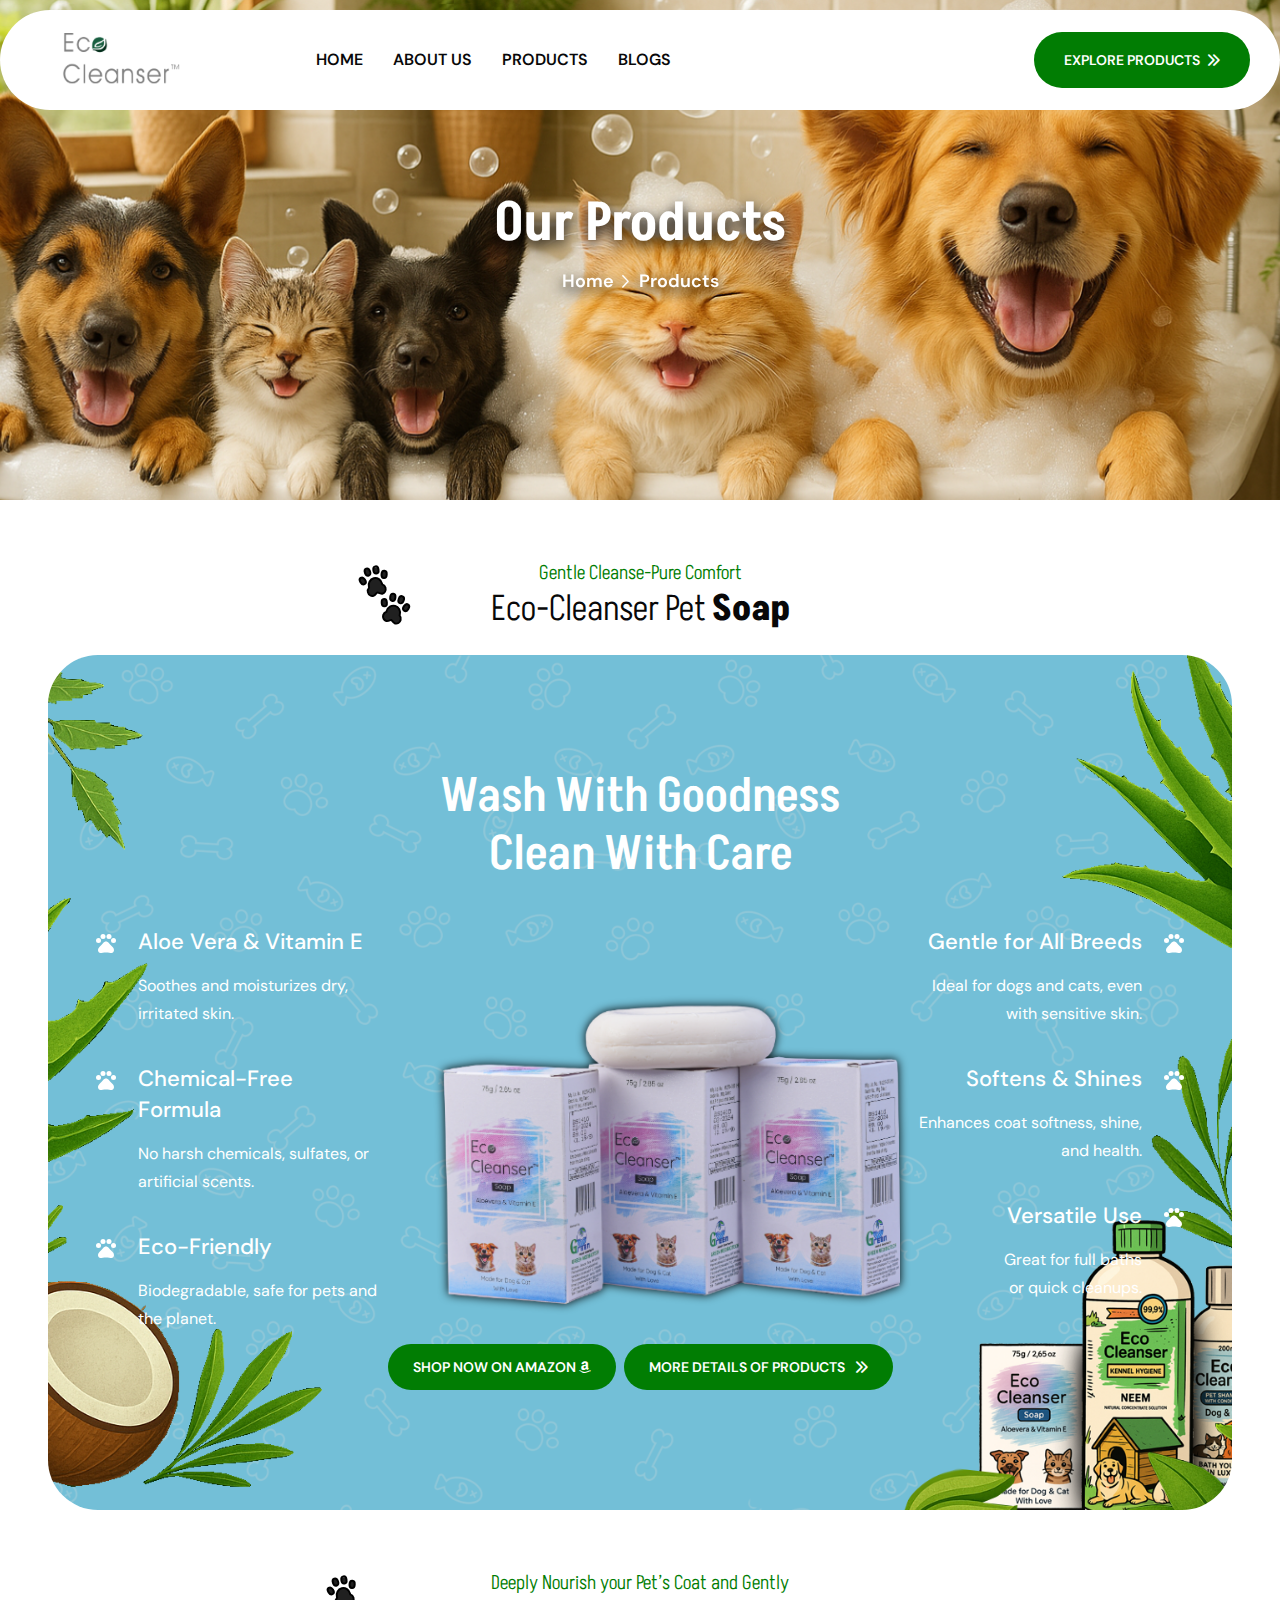
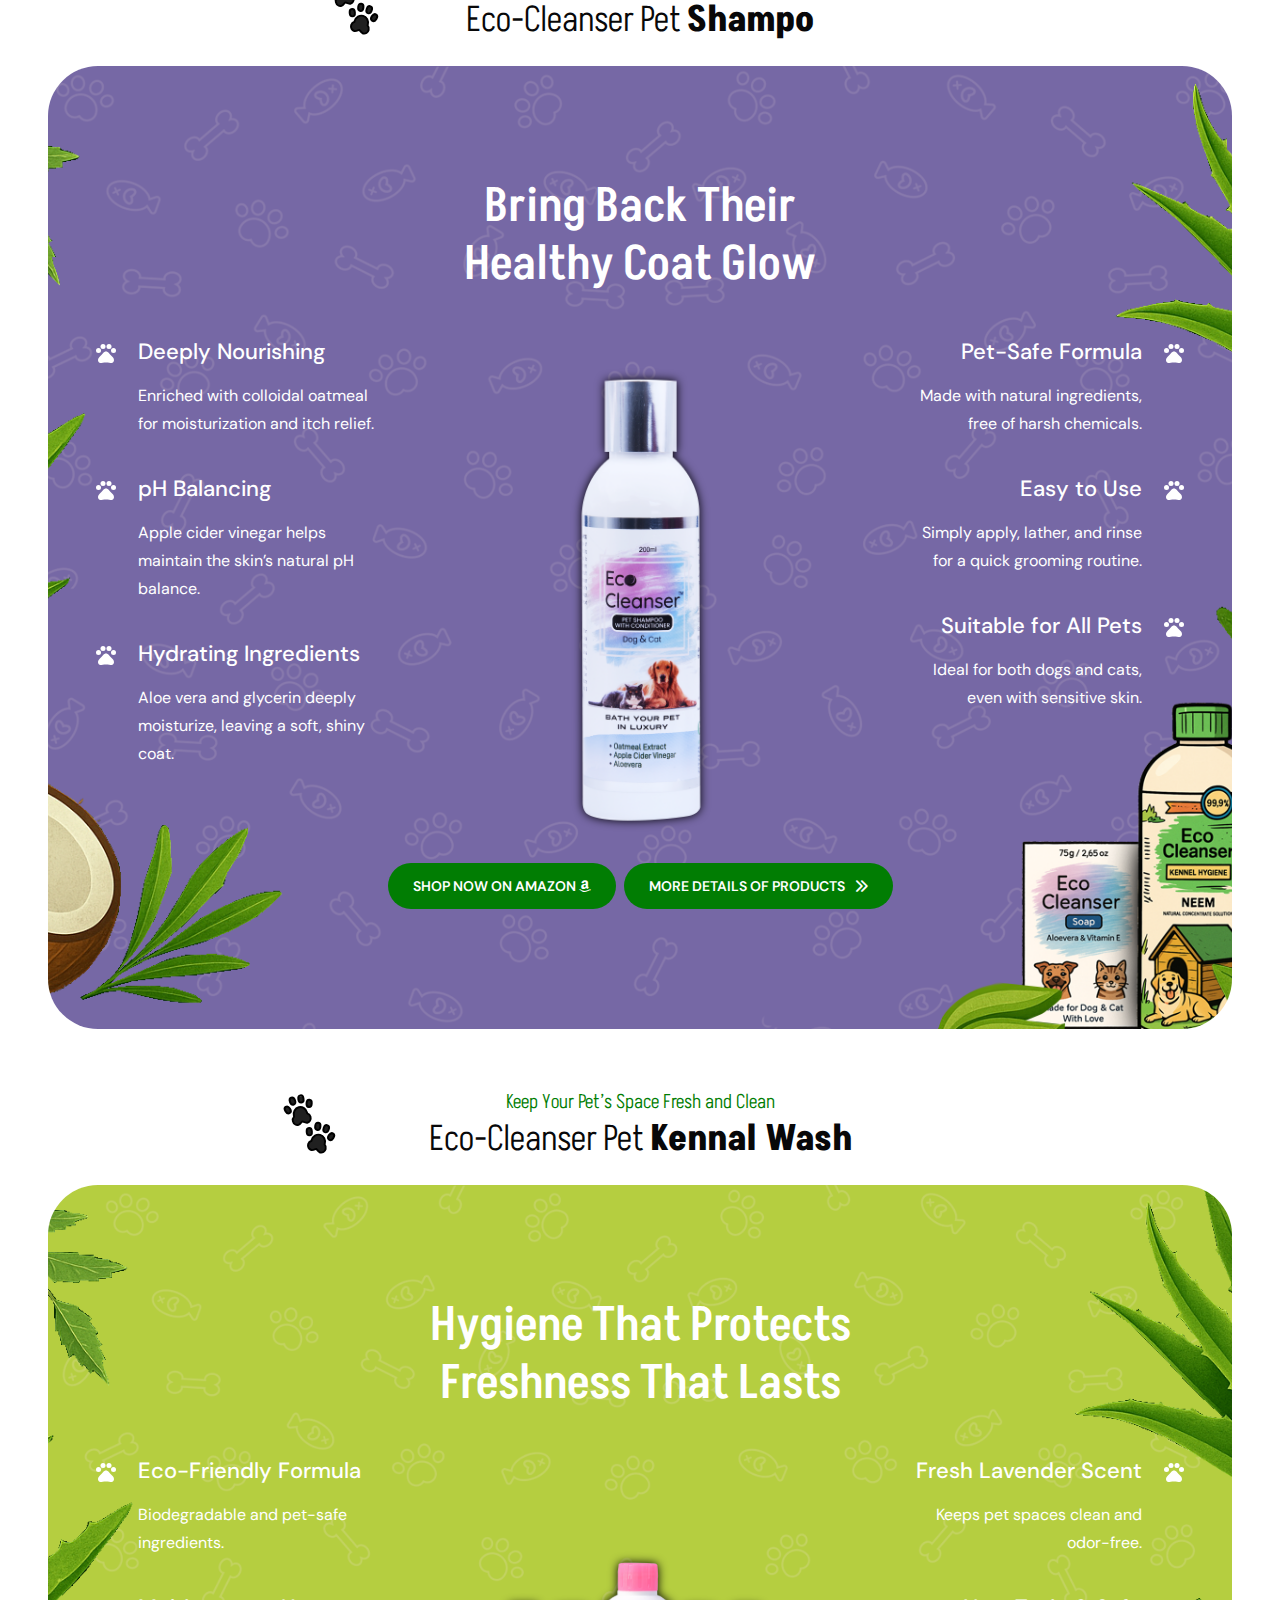
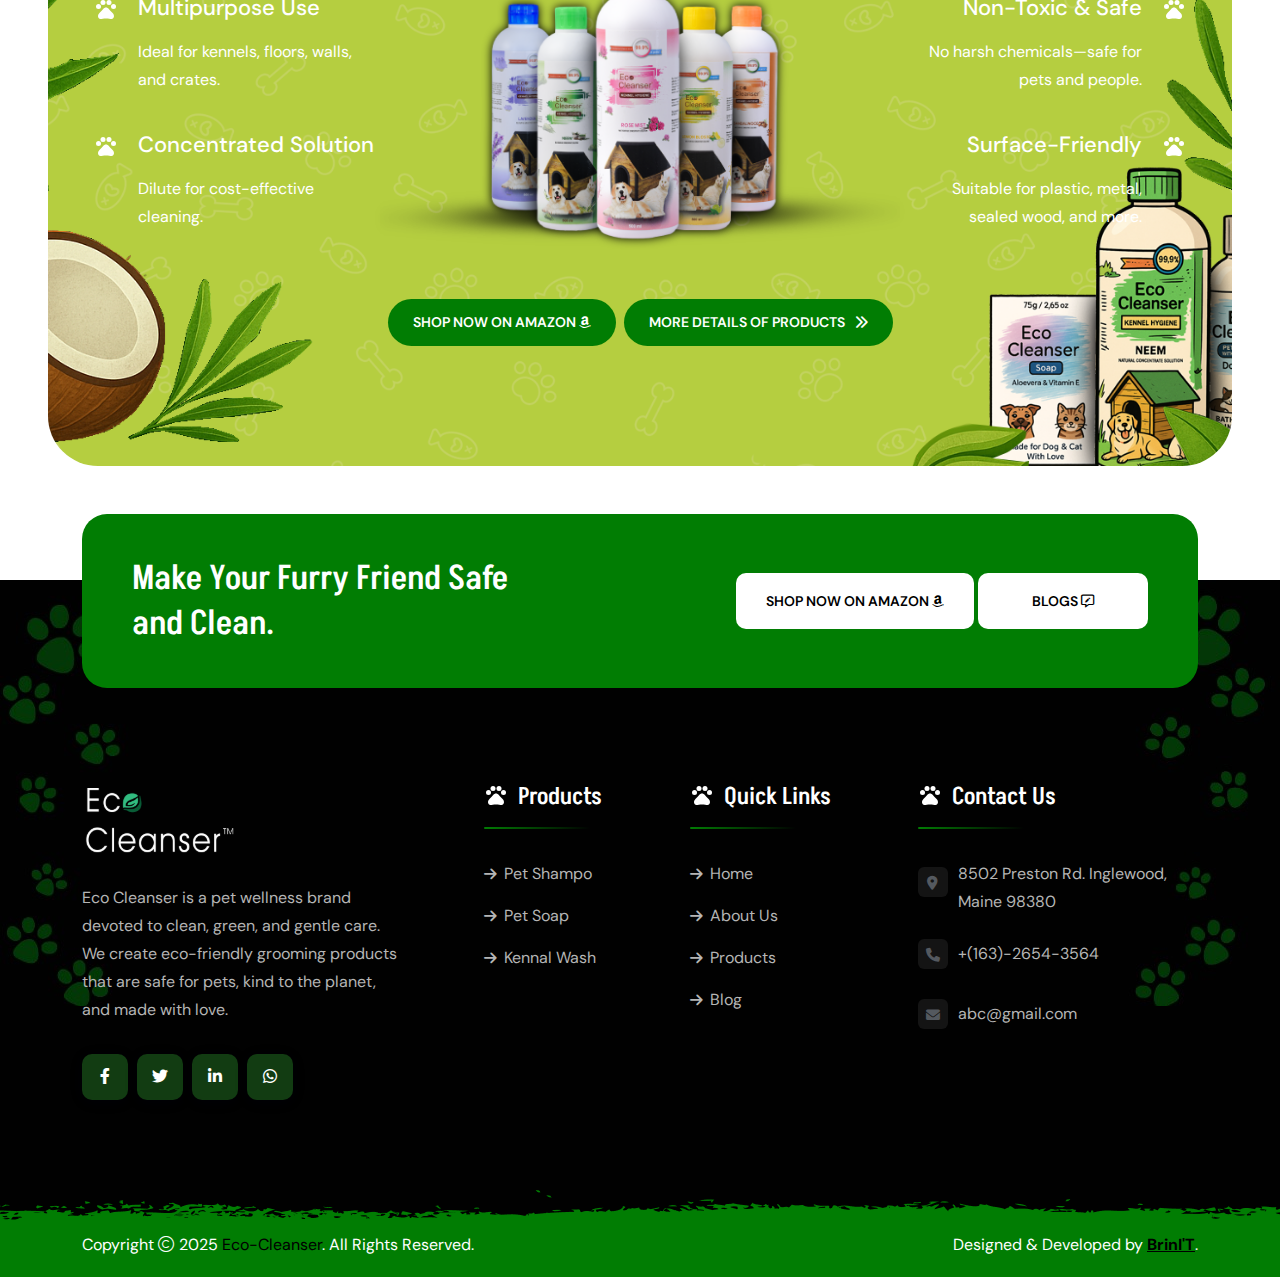
<file: products.html>
<!doctype html>
<html class="no-js" lang="zxx">

<head>
    <meta charset="utf-8">
    <meta http-equiv="x-ua-compatible" content="ie=edge">
    <title>Eco-Cleanser</title>
    <meta name="author" content="Eco-Cleanser">
    <meta name="description" content="Eco-Cleanser">
    <meta name="keywords" content="Eco-Cleanser">
    <meta name="robots" content="INDEX,FOLLOW">

    <!-- Mobile Specific Metas -->
    <meta name="viewport" content="width=device-width, initial-scale=1, shrink-to-fit=no">

    <!-- Favicons - Place favicon.ico in the root directory -->
    <link rel="apple-touch-icon" sizes="57x57" href="assets/img/favicons/">
    <link rel="apple-touch-icon" sizes="60x60" href="assets/img/favicons/">
    <link rel="apple-touch-icon" sizes="72x72" href="assets/img/favicons/">
    <link rel="apple-touch-icon" sizes="76x76" href="assets/img/favicons/">
    <link rel="apple-touch-icon" sizes="114x114" href="assets/img/favicons/">
    <link rel="apple-touch-icon" sizes="120x120" href="assets/img/favicons/">
    <link rel="apple-touch-icon" sizes="144x144" href="assets/img/favicons/">
    <link rel="apple-touch-icon" sizes="152x152" href="assets/img/favicons/">
    <link rel="apple-touch-icon" sizes="180x180" href="assets/img/favicons/">
    <link rel="icon" type="image/png" sizes="192x192" href="assets/img/favicons/">
    <link rel="icon" type="image/png" sizes="32x32" href="assets/img/">
    <link rel="icon" type="image/png" sizes="96x96" href="assets/img/">
    <link rel="icon" type="image/png" sizes="16x16" href="assets/img/">
    <link rel="manifest" href="assets/img/favicons/manifest.json">
    <meta name="msapplication-TileColor" content="#ffffff">
    <meta name="msapplication-TileImage" content="assets/img/favicons/ms-icon-144x144.png">
    <meta name="theme-color" content="#ffffff">

    <!--==============================
	  Google Fonts
	============================== -->
    <link rel="preconnect" href="https://fonts.googleapis.com">
    <link rel="preconnect" href="https://fonts.gstatic.com" crossorigin>
    <link href="https://fonts.googleapis.com/css2?family=Akshar:wght@300..700&family=DM+Sans:ital,opsz,wght@0,9..40,100..1000;1,9..40,100..1000&family=Shadows+Into+Light+Two&display=swap" rel="stylesheet">

    <!--==============================
	    All CSS File
	============================== -->
    <!-- Bootstrap -->
    <link rel="stylesheet" href="assets/css/bootstrap.min.css">
    <!-- Fontawesome Icon -->
    <link rel="stylesheet" href="assets/css/fontawesome.min.css">
    <!-- Magnific Popup -->
    <link rel="stylesheet" href="assets/css/magnific-popup.min.css">
    <!-- Swiper Js -->
    <link rel="stylesheet" href="assets/css/swiper-bundle.min.css">
    <!-- Theme Custom CSS -->
    <link rel="stylesheet" href="assets/css/style.css">

</head>

<body>


    <!--********************************
   		Code Start From Here 
	******************************** -->
    <!--==============================
    Product Lightbox
    ==============================-->
    <div id="QuickView" class="white-popup mfp-hide">
        <div class="container bg-white rounded-10">
            <div class="row gx-60">
                <div class="col-lg-6">
                    <div class="product-big-img">
                        <div class="img"><img src="assets/img/product/product_details_1_1.jpg" alt="Product Image"></div>
                    </div>
                </div>
                <div class="col-lg-6 align-self-center">
                    <div class="product-about">
                        <p class="price">$120.85<del>$150.99</del></p>
                        <h2 class="product-title">Bosco Apple Fruit</h2>
                        <div class="product-rating">
                            <div class="star-rating" role="img" aria-label="Rated 5.00 out of 5"><span style="width:100%">Rated <strong class="rating">5.00</strong> out of 5 based on <span class="rating">1</span> customer rating</span></div>
                            <a href="shop-details.html" class="woocommerce-review-link">(<span class="count">4</span> customer reviews)</a>
                        </div>
                        <p class="text">Prepare to embark on a sensory journey with the Bosco Apple, a fruit that transcends the ordinary and promises an unparalleled taste experience. These apples are nothing short of nature’s masterpiece, celebrated for their distinctive blend of flavors and their captivating visual allure.</p>
                        <div class="mt-2 link-inherit">
                            <p>
                                <strong class="text-title me-3">Availability:</strong>
                                <span class="stock in-stock"><i class="far fa-check-square me-2 ms-1"></i>In Stock</span>
                            </p>
                        </div>
                        <div class="actions">
                            <div class="quantity">
                                <input type="number" class="qty-input" step="1" min="1" max="100" name="quantity" value="1" title="Qty">
                                <button class="quantity-plus qty-btn"><i class="far fa-chevron-up"></i></button>
                                <button class="quantity-minus qty-btn"><i class="far fa-chevron-down"></i></button>
                            </div>
                            <button class="th-btn">Add to Cart</button>
                            <a href="wishlist.html" class="icon-btn"><i class="far fa-heart"></i></a>
                        </div>
                        <div class="product_meta">
                            <span class="sku_wrapper">SKU: <span class="sku">Bosco-Apple-Fruit</span></span>
                            <span class="posted_in">Category: <a href="shop.html">Fresh Fruits</a></span>
                            <span>Tags: <a href="shop.html">Fruits</a><a href="shop.html">Organic</a></span>
                        </div>
                    </div>
                </div>
            </div>
            <button title="Close (Esc)" type="button" class="mfp-close">×</button>
        </div>
    </div>
    <!--==============================
    Sidemenu
    ============================== -->
    <div class="sidemenu-wrapper sidemenu-cart d-none d-lg-block ">
        <div class="sidemenu-content">
            <button class="closeButton sideMenuCls"><i class="far fa-times"></i></button>
            <div class="widget woocommerce widget_shopping_cart">
                <h3 class="widget_title">Shopping cart</h3>
                <div class="widget_shopping_cart_content">
                    <ul class="woocommerce-mini-cart cart_list product_list_widget ">
                        <li class="woocommerce-mini-cart-item mini_cart_item">
                            <a href="#" class="remove remove_from_cart_button"><i class="far fa-times"></i></a>
                            <a href="#"><img src="assets/img/product/product_thumb_1_1.jpg" alt="Cart Image">Bosco Apple Fruit</a>
                            <span class="quantity">1 ×
                                <span class="woocommerce-Price-amount amount">
                                    <span class="woocommerce-Price-currencySymbol">$</span>940.00</span>
                            </span>
                        </li>
                        <li class="woocommerce-mini-cart-item mini_cart_item">
                            <a href="#" class="remove remove_from_cart_button"><i class="far fa-times"></i></a>
                            <a href="#"><img src="assets/img/product/product_thumb_1_2.jpg" alt="Cart Image">Green Cauliflower</a>
                            <span class="quantity">1 ×
                                <span class="woocommerce-Price-amount amount">
                                    <span class="woocommerce-Price-currencySymbol">$</span>899.00</span>
                            </span>
                        </li>
                        <li class="woocommerce-mini-cart-item mini_cart_item">
                            <a href="#" class="remove remove_from_cart_button"><i class="far fa-times"></i></a>
                            <a href="#"><img src="assets/img/product/product_thumb_1_3.jpg" alt="Cart Image">Mandarin orange</a>
                            <span class="quantity">1 ×
                                <span class="woocommerce-Price-amount amount">
                                    <span class="woocommerce-Price-currencySymbol">$</span>756.00</span>
                            </span>
                        </li>
                        <li class="woocommerce-mini-cart-item mini_cart_item">
                            <a href="#" class="remove remove_from_cart_button"><i class="far fa-times"></i></a>
                            <a href="#"><img src="assets/img/product/product_thumb_1_4.jpg" alt="Cart Image">Shallot Red onion</a>
                            <span class="quantity">1 ×
                                <span class="woocommerce-Price-amount amount">
                                    <span class="woocommerce-Price-currencySymbol">$</span>723.00</span>
                            </span>
                        </li>
                        <li class="woocommerce-mini-cart-item mini_cart_item">
                            <a href="#" class="remove remove_from_cart_button"><i class="far fa-times"></i></a>
                            <a href="#"><img src="assets/img/product/product_thumb_1_5.jpg" alt="Cart Image">Sour Red Cherry</a>
                            <span class="quantity">1 ×
                                <span class="woocommerce-Price-amount amount">
                                    <span class="woocommerce-Price-currencySymbol">$</span>1080.00</span>
                            </span>
                        </li>
                    </ul>
                    <p class="woocommerce-mini-cart__total total">
                        <strong>Subtotal:</strong>
                        <span class="woocommerce-Price-amount amount">
                            <span class="woocommerce-Price-currencySymbol">$</span>4398.00</span>
                    </p>
                    <p class="woocommerce-mini-cart__buttons buttons">
                        <a href="cart.html" class="th-btn wc-forward">View cart</a>
                        <a href="checkout.html" class="th-btn checkout wc-forward">Checkout</a>
                    </p>
                </div>
            </div>
        </div>
    </div>
    <div class="popup-search-box d-none d-lg-block">
        <button class="searchClose"><i class="fal fa-times"></i></button>
        <form action="#">
            <input type="text" placeholder="What are you looking for?">
            <button type="submit"><i class="fal fa-search"></i></button>
        </form>
    </div>

    <!--==============================
    Mobile Menu
    ============================== -->
    <div class="th-menu-wrapper">
        <div class="th-menu-area text-center">
            <button class="th-menu-toggle"><i class="fal fa-times"></i></button>
            <div class="mobile-logo">
                <a href="/"><img src="assets/img/ec-logo2.png" alt="Eco-Cleanser"></a>
            </div>
            <div class="th-mobile-menu">
                <ul>
                    <li class="">
                        <a href="index.html">Home</a>
                    </li>
                    <li><a href="about.html">About Us</a></li>
                    <li class="">
                        <a href="products.html">Products</a>
                    </li>
                    <li class="">
                        <a href="blogs.html">Blogs</a>
                </ul>
            </div>
        </div>
    </div>

    <!--==============================
    Header Area
    ==============================-->
    <header class="th-header header-layout2 ">
        <div class="sticky-wrapper">
            <div class="container">
                <div class="z-index-common">
                    <!-- <div class="header-top">
                        <div class="row justify-content-center justify-content-lg-between align-items-center gy-2">
                            <div class="col-auto d-none d-lg-block">
                                <p class="header-notice">Orders of $50 or more qualify for free shipping!</p>
                            </div>
                            <div class="col-auto">
                                <div class="header-links">
                                    <ul>
                                        <li class="d-none d-xxl-inline-block"><i class="fal fa-location-dot"></i><a href="https://www.google.com/maps">8502 Preston Rd. Inglewood, Maine 98380</a></li>
                                        <li>
                                            <div class="social-links">
                                                <a href="https://www.facebook.com/"><i class="fab fa-facebook-f"></i></a>
                                                <a href="https://www.twitter.com/"><i class="fab fa-twitter"></i></a>
                                                <a href="https://www.linkedin.com/"><i class="fab fa-linkedin-in"></i></a>
                                                <a href="https://www.instagram.com/"><i class="fab fa-instagram"></i></a>
                                                <a href="https://www.youtube.com/"><i class="fab fa-youtube"></i></a>
                                            </div>
                                        </li>
                                    </ul>
                                </div>
                            </div>
                        </div>
                    </div> -->
                    <div class="menu-area">
                        <!-- <div class="logo-bg"></div> -->
                        <div class="row align-items-center justify-content-between">
                            <div class="col-auto">
                                <div class="header-logo">
                                    <a href="index.html"><img src="assets/img/ec-logo2.png" alt="Eco-Cleanser"></a>
                                </div>
                            </div>
                            <div class="col-auto">
                                <nav class="main-menu d-none d-lg-inline-block">
                                    <ul>
                                        <li class="">
                                            <a href="index.html">Home</a>
                                        </li>
                                        <li><a href="about.html">About Us</a></li>
                                        <li class="">
                                            <a href="products.html">Products</a>
                                        </li>
                                        <li class="">
                                            <a href="blogs.html">Blogs</a>
                                    </ul>
                                </nav>
                                <button type="button" class="th-menu-toggle d-block d-lg-none"><i class="far fa-bars"></i></button>
                            </div>
                            <div class="col-auto d-none d-xl-block ms-auto">
                                <div class="header-button">
                                    
                                    <a href="products.html" class="th-btn">Explore Products<i class="fas fa-chevrons-right ms-2"></i></a>
                                </div>
                            </div>
                        </div>
                    </div>
                </div>
            </div>
        </div>
    </header>
    <!--==============================
    Breadcumb
    ============================== -->
    <div class="breadcumb-wrapper " data-bg-src="assets/img/hero/pets2.png">
        <div class="container">
            <div class="breadcumb-content">
                <h1 class="breadcumb-title">Our Products</h1>
                <ul class="breadcumb-menu">
                    <li><a href="home-organic-farm.html">Home</a></li>
                    <li>Products</li>
                </ul>
            </div>
        </div>
    </div>
    <!--==============================
    Product1 Area  
    ==============================-->
       
    <section class="mt-5 mb-n5">
        <div class="container z-index-common">
            <div class="row gy-30">
                <div class="col-xl-12">
                    <div class="offer-block-product offer-block-product1 mega-hover text-center">
                        <div class="position-relative">
                            <img class="paw-prints" src="assets/img/icon/paw-prints.svg" alt="Icon">
                            <span class="box-heading">Gentle Cleanse-Pure Comfort</span>
                            <h3 class="box-title">Eco-Cleanser Pet <b>Soap</b></h3>
                        </div>

                            <!-- <p class="box-text">Eco Cleanser Pet Soap is the natural choice for gentle, eco-friendly grooming. Formulated with Aloe Vera and Vitamin E, this soap nourishes and cleanses your pet’s coat while ensuring their skin remains soft, hydrated, and healthy. Perfect for both dogs and cats, this bar soap is free from harsh chemicals, offering a safe and effective grooming experience for your furry friend.</p> -->
                            <!-- <a href="shop-details.html" class="th-btn btn-sm">Shop Now<i class="fas fa-chevrons-right ms-2"></i></a> -->
                    </div>
                </div>
            </div>
        </div>
    </section>

    <section class="why-sec3 space m-5 mt-5" data-bg-src="assets/img/bg/soap-bg.png">
        <div class="container">
            <div class="row justify-content-center">
                <div class="col-lg-5 col-md-7">
                    <div class="title-area text-center">
                        <!-- <span class="sub-title">Wash with goodness. Clean with care.</span> -->
                        <h2 class="sec-title text-white">Wash with goodness Clean with care</h2>
                    </div>
                </div>
            </div>
            <div class="row gx-0 justify-content-center">
                <div class="col-sm-auto">
                    <div class="why-feature-left">
                        <div class="why-feature">
                            <div class="box-icon">
                                <img src="assets/img/icon/pets.svg" style="filter: invert(1);" alt="">
                            </div>
                            <div class="media-body">
                                <div class="box-title">Aloe Vera & Vitamin E</div>
                                <p class="box-text">Soothes and moisturizes dry, irritated skin.</p>
                            </div>
                        </div>
                        <div class="why-feature">
                            <div class="box-icon">
                                <img src="assets/img/icon/pets.svg" style="filter: invert(1);" alt="">
                            </div>
                            <div class="media-body">
                                <div class="box-title">Chemical-Free Formula</div>
                                <p class="box-text">No harsh chemicals, sulfates, or artificial scents.</p>
                            </div>
                        </div>
                        <div class="why-feature">
                            <div class="box-icon">
                                <img src="assets/img/icon/pets.svg" style="filter: invert(1);" alt="">
                            </div>
                            <div class="media-body">
                                <div class="box-title">Eco-Friendly</div>
                                <p class="box-text">Biodegradable, safe for pets and the planet.</p>
                            </div>
                        </div>
                    </div>
                </div>
                <div class="col-auto d-lg-block">
                    <div class="img-box4 mt-0">
                        <img class="prod-img1" src="assets/img/product/ec-soap-1.png" alt="Why" >
                    </div>
                    <div class="justify-content-center d-flex gap-2">
                        <a href="soap.html" class="th-btn btn-sm">Shop Now on Amazon <i class="fa-brands fa-amazon"></i></a>
                        <a href="soap.html" class="th-btn btn-sm">More Details of Products <i class="fas fa-chevrons-right ms-2"></i></a>
                    </div>

                </div>
                <div class="col-sm-auto">
                    <div class="why-feature-right">
                        <div class="why-feature">
                            <div class="box-icon">
                                <img src="assets/img/icon/pets.svg" style="filter: invert(1);" alt="">
                            </div>
                            <div class="media-body">
                                <div class="box-title">Gentle for All Breeds</div>
                                <p class="box-text">Ideal for dogs and cats, even with sensitive skin.</p>
                            </div>
                        </div>
                        <div class="why-feature">
                            <div class="box-icon">
                                <img src="assets/img/icon/pets.svg" style="filter: invert(1);" alt="">
                            </div>
                            <div class="media-body">
                                <div class="box-title">Softens & Shines</div>
                                <p class="box-text">Enhances coat softness, shine, and health.</p>
                            </div>
                        </div>
                        <div class="why-feature">
                            <div class="box-icon">
                                <img src="assets/img/icon/pets.svg" style="filter: invert(1);" alt="">
                            </div>
                            <div class="media-body">
                                <div class="box-title">Versatile Use</div>
                                <p class="box-text">Great for full baths or quick cleanups.</p>
                            </div>
                        </div>
                    </div>
                </div>
            </div>
        </div>
    </section>
    
    <!--==============================
    Product2 Area  
    ==============================-->
    <section class="mt-5 mb-n5">
        <div class="container z-index-common">
            <div class="row gy-30">
                <div class="col-xl-12">
                    <div class="offer-block-product2-border offer-block-product offer-block-product1 mega-hover text-center">
                        <!-- <div class="box-img">
                            <img src="assets/img/product/ec-shampo.png" alt="Image" style="height: 400px;">
                        </div> -->
                        <!-- <div class="box-content" data-border="#D1EDD2"> -->
                            <div class="position-relative">
                                <img class="paw-prints2" src="assets/img/icon/paw-prints.svg" alt="Icon">
                                <span class="box-heading">Deeply Nourish your Pet’s Coat and Gently</span>
                                <h3 class="box-title">Eco-Cleanser Pet <b>Shampo</b></h3>
                            </div>

                            <!-- <p class="box-text">Made with coconut oil, lavender extract, and apple cider vinegar, this shampoo deeply cleanses while moisturizing your pet’s skin.It's perfect for regular use, even for pets prone to allergies.</p> -->
                            <!-- <a href="shop-details.html" class="th-btn btn-sm">Shop Now<i class="fas fa-chevrons-right ms-2"></i></a> -->
                        </div>
                    </div>
                </div>
            </div>
        </div>
    </section>

    <section class="why-sec3 space m-5 mt-5" data-bg-src="assets/img/bg/shampoo-bg.png">
        <div class="container">
            <div class="row justify-content-center">
                <div class="col-lg-5 col-md-7">
                    <div class="title-area text-center">
                        <!-- <span class="sub-title">Gentle Cleanse, Pure Comfort</span> -->
                        <h2 class="sec-title text-white">Bring Back Their Healthy Coat Glow</h2>
                    </div>
                </div>
            </div>
            <div class="row gx-0 justify-content-center">
                <div class="col-sm-auto">
                    <div class="why-feature-left">
                        <div class="why-feature">
                            <div class="box-icon">
                                <img src="assets/img/icon/pets.svg" style="filter: invert(1);" alt="">
                            </div>
                            <div class="media-body">
                                <div class="box-title">Deeply Nourishing</div>
                                <p class="box-text">Enriched with colloidal oatmeal for moisturization and itch relief.</p>
                            </div>
                        </div>
                        <div class="why-feature">
                            <div class="box-icon">
                                <img src="assets/img/icon/pets.svg" style="filter: invert(1);" alt="">
                            </div>
                            <div class="media-body">
                                <div class="box-title">pH Balancing</div>
                                <p class="box-text">Apple cider vinegar helps maintain the skin’s natural pH balance.</p>
                            </div>
                        </div>
                        <div class="why-feature">
                            <div class="box-icon">
                                <img src="assets/img/icon/pets.svg" style="filter: invert(1);" alt="">
                            </div>
                            <div class="media-body">
                                <div class="box-title">Hydrating Ingredients</div>
                                <p class="box-text">Aloe vera and glycerin deeply moisturize, leaving a soft, shiny coat.</p>
                            </div>
                        </div>
                    </div>
                </div>
                <div class="col-auto d-lg-block">
                    <div class="img-box4 mt-0">
                        <img class="prod-img2" src="assets/img/product/ec-shampo.png" alt="Why" >
                    </div>
                    <div class="justify-content-center d-flex gap-2">
                        <a href="shampo.html" class="th-btn btn-sm">Shop Now on Amazon <i class="fa-brands fa-amazon"></i></i></a>
                        <a href="shampo.html" class="th-btn btn-sm">More Details of Products <i class="fas fa-chevrons-right ms-2"></i></a>
                    </div>
                </div>
                <div class="col-sm-auto">
                    <div class="why-feature-right">
                        <div class="why-feature">
                            <div class="box-icon">
                                <img src="assets/img/icon/pets.svg" style="filter: invert(1);" alt="">
                            </div>
                            <div class="media-body">
                                <div class="box-title">Pet-Safe Formula</div>
                                <p class="box-text">Made with natural ingredients, free of harsh chemicals.</p>
                            </div>
                        </div>
                        <div class="why-feature">
                            <div class="box-icon">
                                <img src="assets/img/icon/pets.svg" style="filter: invert(1);" alt="">
                            </div>
                            <div class="media-body">
                                <div class="box-title">Easy to Use</div>
                                <p class="box-text">Simply apply, lather, and rinse for a quick grooming routine.</p>
                            </div>
                        </div>
                        <div class="why-feature">
                            <div class="box-icon">
                                <img src="assets/img/icon/pets.svg" style="filter: invert(1);" alt="">
                            </div>
                            <div class="media-body">
                                <div class="box-title">Suitable for All Pets</div>
                                <p class="box-text">Ideal for both dogs and cats, even with sensitive skin.</p>
                            </div>
                        </div>
                    </div>
                </div>
            </div>
        </div>
    </section>

    <!--==============================
    Product3 Area  
    ==============================-->
    <section class="mt-5 mb-n5">
        <div class="container z-index-common">
            <div class="row gy-30">
                <div class="col-xl-12">
                    <div class="offer-block-product3-border offer-block-product offer-block-product1 mega-hover text-center">
                        <!-- <div class="box-img">
                            <img src="assets/img/product/ec-kennal2.png" alt="Image" style="height: 400px;">
                        </div> -->
                        <!-- <div class="box-content" data-border="#D1EDD2"> -->
                            <div class="position-relative">
                                <img class="paw-prints3" src="assets/img/icon/paw-prints.svg" alt="Icon">
                                <span class="box-heading">Keep Your Pet’s Space Fresh and Clean</span>
                                <h3 class="box-title">Eco-Cleanser Pet <b>Kennal Wash</b></h3>
                            </div>
                            <!-- <p class="box-text">Eco Cleanser Kennel Wash is an all-purpose surface disinfectant designed to eliminate odors and germs from pet crates, bedding, floors, and play areas. Infused with lemon, eucalyptus, and tea tree oils, it keeps your pet’s space fresh and safe—naturally.</p> -->
                            <!-- <a href="shop-details.html" class="th-btn btn-sm">Shop Now<i class="fas fa-chevrons-right ms-2"></i></a> -->
                        </div>
                    </div>
                </div>
            </div>
        </div>
    </section>

    <section class="why-sec3 space m-5 mt-5" data-bg-src="assets/img/bg/kennal-bg.png">
        <div class="container">
            <div class="row justify-content-center">
                <div class="col-lg-5 col-md-7">
                    <div class="title-area text-center">
                        <!-- <span class="sub-title">Hygiene That Protects-Freshness That Lasts</span> -->
                        <h2 class="sec-title text-white">Hygiene That Protects Freshness That Lasts</h2>
                    </div>
                </div>
            </div>
            <div class="row gx-0 justify-content-center">
                <div class="col-sm-auto">
                    <div class="why-feature-left">
                        <div class="why-feature">
                            <div class="box-icon">
                                <img src="assets/img/icon/pets.svg" style="filter: invert(1);" alt="">
                            </div>
                            <div class="media-body">
                                <div class="box-title">Eco-Friendly Formula</div>
                                <p class="box-text">Biodegradable and pet-safe ingredients.</p>
                            </div>
                        </div>
                        <div class="why-feature">
                            <div class="box-icon">
                                <img src="assets/img/icon/pets.svg" style="filter: invert(1);" alt="">
                            </div>
                            <div class="media-body">
                                <div class="box-title">Multipurpose Use</div>
                                <p class="box-text">Ideal for kennels, floors, walls, and crates.</p>
                            </div>
                        </div>
                        <div class="why-feature">
                            <div class="box-icon">
                                <img src="assets/img/icon/pets.svg" style="filter: invert(1);" alt="">
                            </div>
                            <div class="media-body">
                                <div class="box-title">Concentrated Solution</div>
                                <p class="box-text">Dilute for cost-effective cleaning.</p>
                            </div>
                        </div>
                    </div>
                </div>
                <div class="col-auto d-lg-block">
                    <div class="img-box4 mt-0">
                        <img class="prod-img3" src="assets/img/product/kennal-all-2.png" alt="Why" >
                    </div>
                    <div class="justify-content-center d-flex gap-2">
                        <a href="kennal-wash.html" class="th-btn btn-sm">Shop Now on Amazon <i class="fa-brands fa-amazon"></i></i></a>
                        <a href="kennal-wash.html" class="th-btn btn-sm">More Details of Products <i class="fas fa-chevrons-right ms-2"></i></a>
                    </div>
                </div>
                <div class="col-sm-auto">
                    <div class="why-feature-right">
                        <div class="why-feature">
                            <div class="box-icon">
                                <img src="assets/img/icon/pets.svg" style="filter: invert(1);" alt="">
                            </div>
                            <div class="media-body">
                                <div class="box-title">Fresh Lavender Scent</div>
                                <p class="box-text">Keeps pet spaces clean and odor-free.</p>
                            </div>
                        </div>
                        <div class="why-feature">
                            <div class="box-icon">
                                <img src="assets/img/icon/pets.svg" style="filter: invert(1);" alt="">
                            </div>
                            <div class="media-body">
                                <div class="box-title">Non-Toxic & Safe</div>
                                <p class="box-text">No harsh chemicals—safe for pets and people.</p>
                            </div>
                        </div>
                        <div class="why-feature">
                            <div class="box-icon">
                                <img src="assets/img/icon/pets.svg" style="filter: invert(1);" alt="">
                            </div>
                            <div class="media-body">
                                <div class="box-title">Surface-Friendly</div>
                                <p class="box-text">Suitable for plastic, metal, sealed wood, and more.</p>
                            </div>
                        </div>
                    </div>
                </div>
            </div>
        </div>
    </section>

    <!--==============================
    Footer Area
    ==============================-->
    <div class="mt-5">
        <div class="container z-index-common">
            <div class="newsletter-wrap">
                <div class="newsletter-content">
                    <h4 class="newsletter-title">Make Your Furry Friend Safe and Clean.</h4>
                </div>
                <form class="">
                    <!-- <div class="form-group">
                        <input class="form-control" type="email" placeholder="Email Address" required="">
                    </div> -->
                    <a href="https://amzn.in/d/b2KF37F" class="th-btn style6">Shop Now on Amazon <i class="fa-brands fa-amazon"></i></a>
                    <a href="blogs.html" class="th-btn style6">Blogs <i class="fa-regular fa-message-pen"></i></a>
                </form>
            </div>
        </div>
    </div>
    <footer class="footer-wrapper footer-layout2" style="background-image: url(&quot;assets/img/bg/footer.jpg&quot;);">
        <!-- <div class="shape-mockup" data-top="0" data-left="0"><img src="assets/img/shape/footer_shape_1.png" alt="shape"></div> -->
        <!-- <div class="shape-mockup" data-bottom="0" data-right="0"><img src="assets/img/shape/footer_shape_2.png" alt="shape"></div> -->
        <!-- <div class="container z-index-common">
            <div class="newsletter-wrap">
                <div class="newsletter-content">
                    <div class="email-icon">
                        <img src="assets/img/icon/email_1.svg" alt="Icon">
                    </div>
                    <h4 class="newsletter-title">Sign Up to Get Updates & News About Us.</h4>
                </div>
                <form class="newsletter-form">
                    <div class="form-group">
                        <input class="form-control" type="email" placeholder="Email Address" required="">
                    </div>
                    <button type="submit" class="th-btn style3">Subscribe</button>
                </form>
            </div>
        </div> -->
        <div class="widget-area">
            <div class="container">
                <div class="row justify-content-between">
                    <div class="col-md-6 col-xl-auto">
                        <div class="widget footer-widget">
                            <div class="th-widget-about">
                                <div class="about-logo">
                                    <a href="index.html"><img src="assets/img/ec-logo2.png" alt="Eco-Cleanser"></a>
                                </div>
                                <p class="about-text">Eco Cleanser is a pet wellness brand devoted to clean, green, and gentle care. We create eco-friendly grooming products that are safe for pets, kind to the planet, and made with love.</p>
                                <div class="th-social">
                                    <a href="https://www.facebook.com/"><i class="fab fa-facebook-f"></i></a>
                                    <a href="https://www.twitter.com/"><i class="fab fa-twitter"></i></a>
                                    <a href="https://www.linkedin.com/"><i class="fab fa-linkedin-in"></i></a>
                                    <a href="https://www.whatsapp.com/"><i class="fab fa-whatsapp"></i></a>
                                </div>
                            </div>
                        </div>
                    </div>
                    <div class="col-md-6 col-xl-auto">
                        <div class="widget widget_nav_menu footer-widget">
                            <h3 class="widget_title"><img src="assets/img/icon/pets.svg" style="filter: invert(1);" alt="Icon">Products</h3>
                            <div class="menu-all-pages-container">
                                <ul class="menu">
                                    <li><a href="shampo.html">Pet Shampo</a></li>
                                    <li><a href="soap.html">Pet Soap</a></li>
                                    <li><a href="kennal-wash.html">Kennal Wash</a></li>
                                </ul>
                            </div>
                        </div>
                    </div>
                    <div class="col-md-6 col-xl-auto">
                        <div class="widget widget_nav_menu footer-widget">
                            <h3 class="widget_title"><img src="assets/img/icon/pets.svg" style="filter: invert(1);" alt="Icon">Quick Links</h3>
                            <div class="menu-all-pages-container">
                                <ul class="menu">
                                    <li><a href="index.html">Home</a></li>
                                    <li><a href="about.html">About Us</a></li>
                                    <li><a href="products.html">Products</a></li>
                                    <li><a href="blogs.html">Blog</a></li>
                                </ul>
                            </div>
                        </div>
                    </div>
                    <div class="col-md-6 col-xl-auto">
                        <div class="widget footer-widget">
                            <h3 class="widget_title"><img src="assets/img/icon/pets.svg" style="filter: invert(1);" alt="Icon">Contact Us</h3>
                            <div class="th-widget-contact">
                                <div class="info-box">
                                    <div class="info-box_icon">
                                        <i class="fas fa-location-dot"></i>
                                    </div>
                                    <p class="info-box_text">8502 Preston Rd. Inglewood, Maine 98380</p>
                                </div>
                                <div class="info-box">
                                    <div class="info-box_icon">
                                        <i class="fas fa-phone"></i>
                                    </div>
                                    <p class="info-box_text">
                                        <a href="tel:+16326543564" class="info-box_link">+(163)-2654-3564</a>
                                    </p>
                                </div>
                                <div class="info-box">
                                    <div class="info-box_icon">
                                        <i class="fas fa-envelope"></i>
                                    </div>
                                    <p class="info-box_text">
                                        <a href="mailto:help24/7@frutin.com" class="info-box_link">abc@gmail.com</a>
                                    </p>
                                </div>
                            </div>
                        </div>
                    </div>
                </div>
            </div>
        </div>
        <div class="copyright-wrap" data-bg-src="assets/img/bg/copyright_bg_1.png">
            <div class="container">
                <div class="row gy-2 align-items-center">
                    <div class="col-md-6">
                        <p class="copyright-text">Copyright <i class="fal fa-copyright"></i> 2025 <a href="">Eco-Cleanser</a>. All Rights Reserved.</p>
                    </div>
                    <div class="col-md-6 text-center text-md-end">
                        <p class="copyright-text">Designed & Developed by <a href="www.brinit.in"><b><u>BrinI'T</u></b></a>.</p>

                    </div>
                </div>
            </div>
        </div>
    </footer>

    <!--********************************
            Code End  Here 
    ******************************** -->

    <!-- Scroll To Top -->
    <div class="scroll-top">
        <svg class="progress-circle svg-content" width="100%" height="100%" viewBox="-1 -1 102 102">
            <path d="M50,1 a49,49 0 0,1 0,98 a49,49 0 0,1 0,-98" style="transition: stroke-dashoffset 10ms linear 0s; stroke-dasharray: 307.919, 307.919; stroke-dashoffset: 307.919;"></path>
        </svg>
    </div>



    <!--==============================
    All Js File
    ============================== -->
    <!-- Jquery -->
    <script src="assets/js/vendor/jquery-3.6.0.min.js"></script>
    <!-- Swiper Js -->
    <script src="assets/js/swiper-bundle.min.js"></script>
    <!-- Bootstrap -->
    <script src="assets/js/bootstrap.min.js"></script>
    <!-- Magnific Popup -->
    <script src="assets/js/jquery.magnific-popup.min.js"></script>
    <!-- Counter Up -->
    <script src="assets/js/jquery.counterup.min.js"></script>
    <!-- Range Slider -->
    <script src="assets/js/jquery-ui.min.js"></script>
    <!-- Isotope Filter -->
    <script src="assets/js/imagesloaded.pkgd.min.js"></script>
    <script src="assets/js/isotope.pkgd.min.js"></script>

    <!-- Main Js File -->
    <script src="assets/js/main.js"></script>
</body>

</html>
</file>
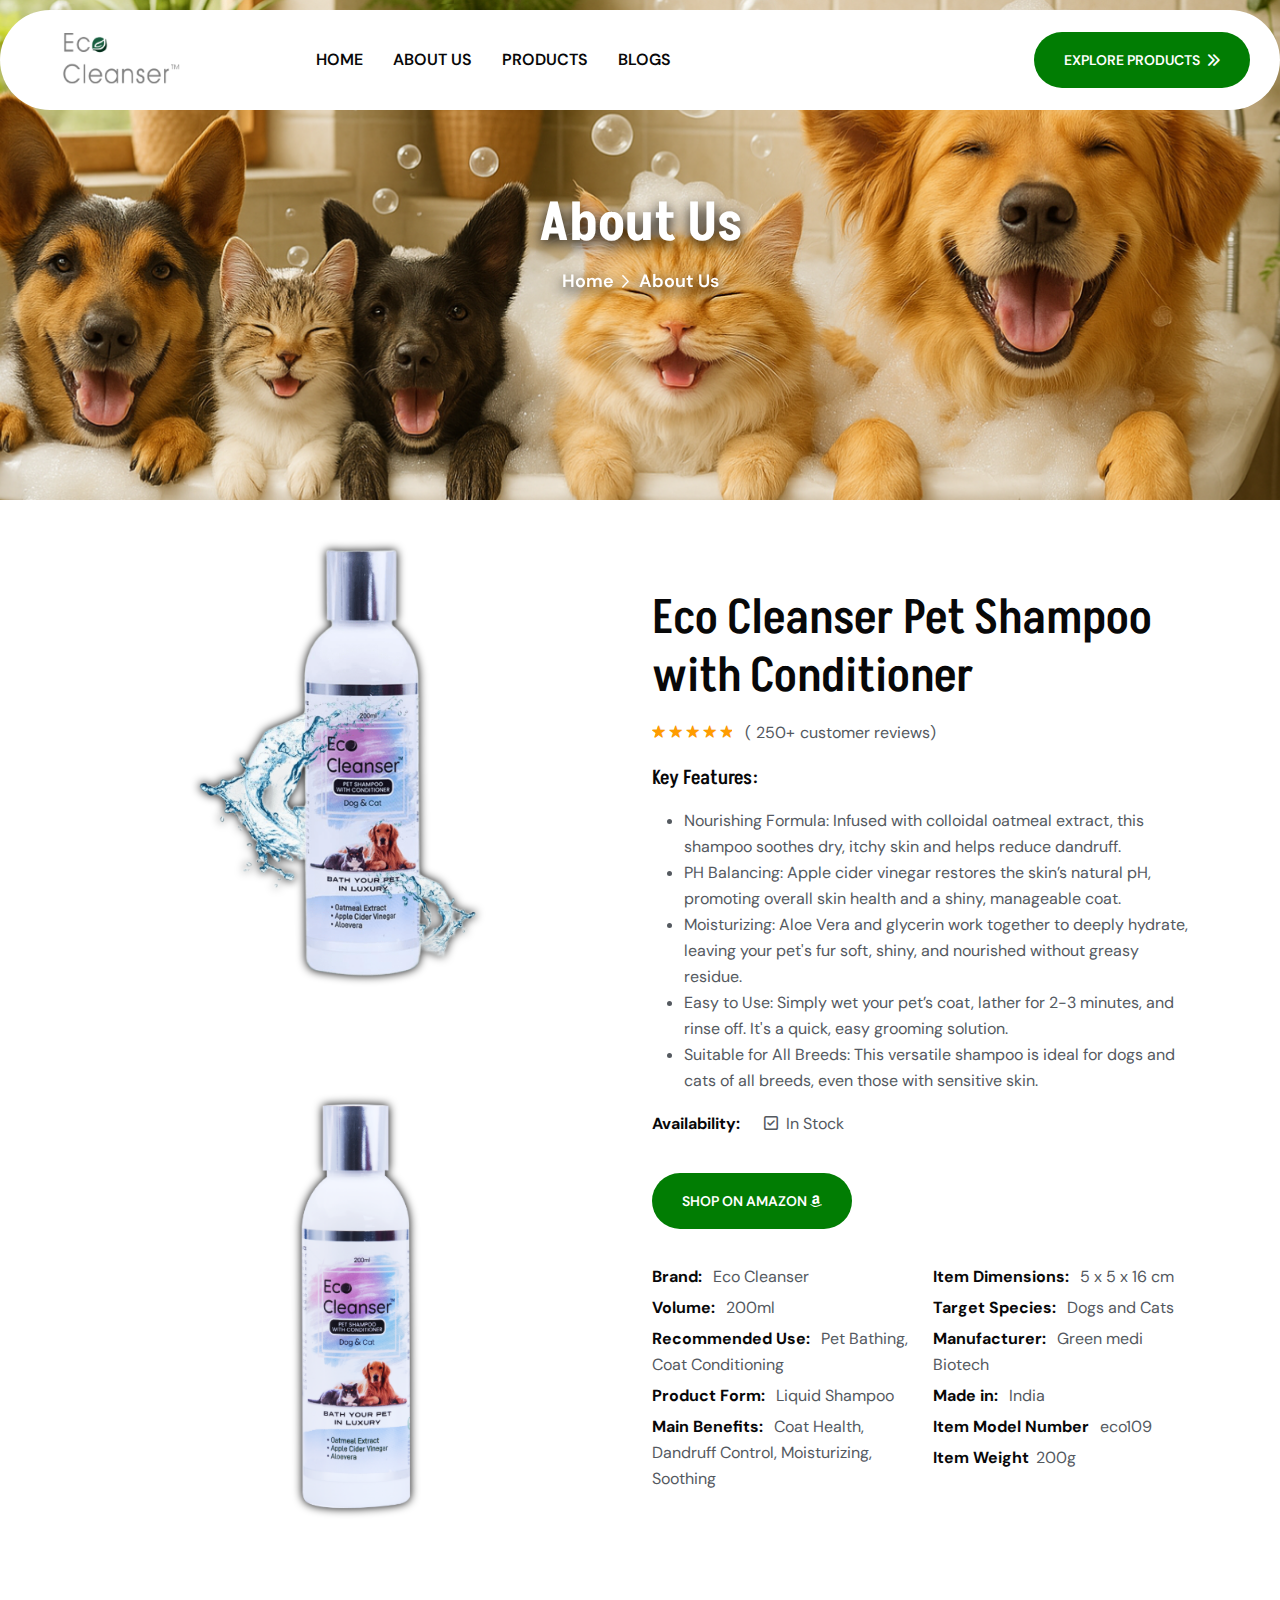
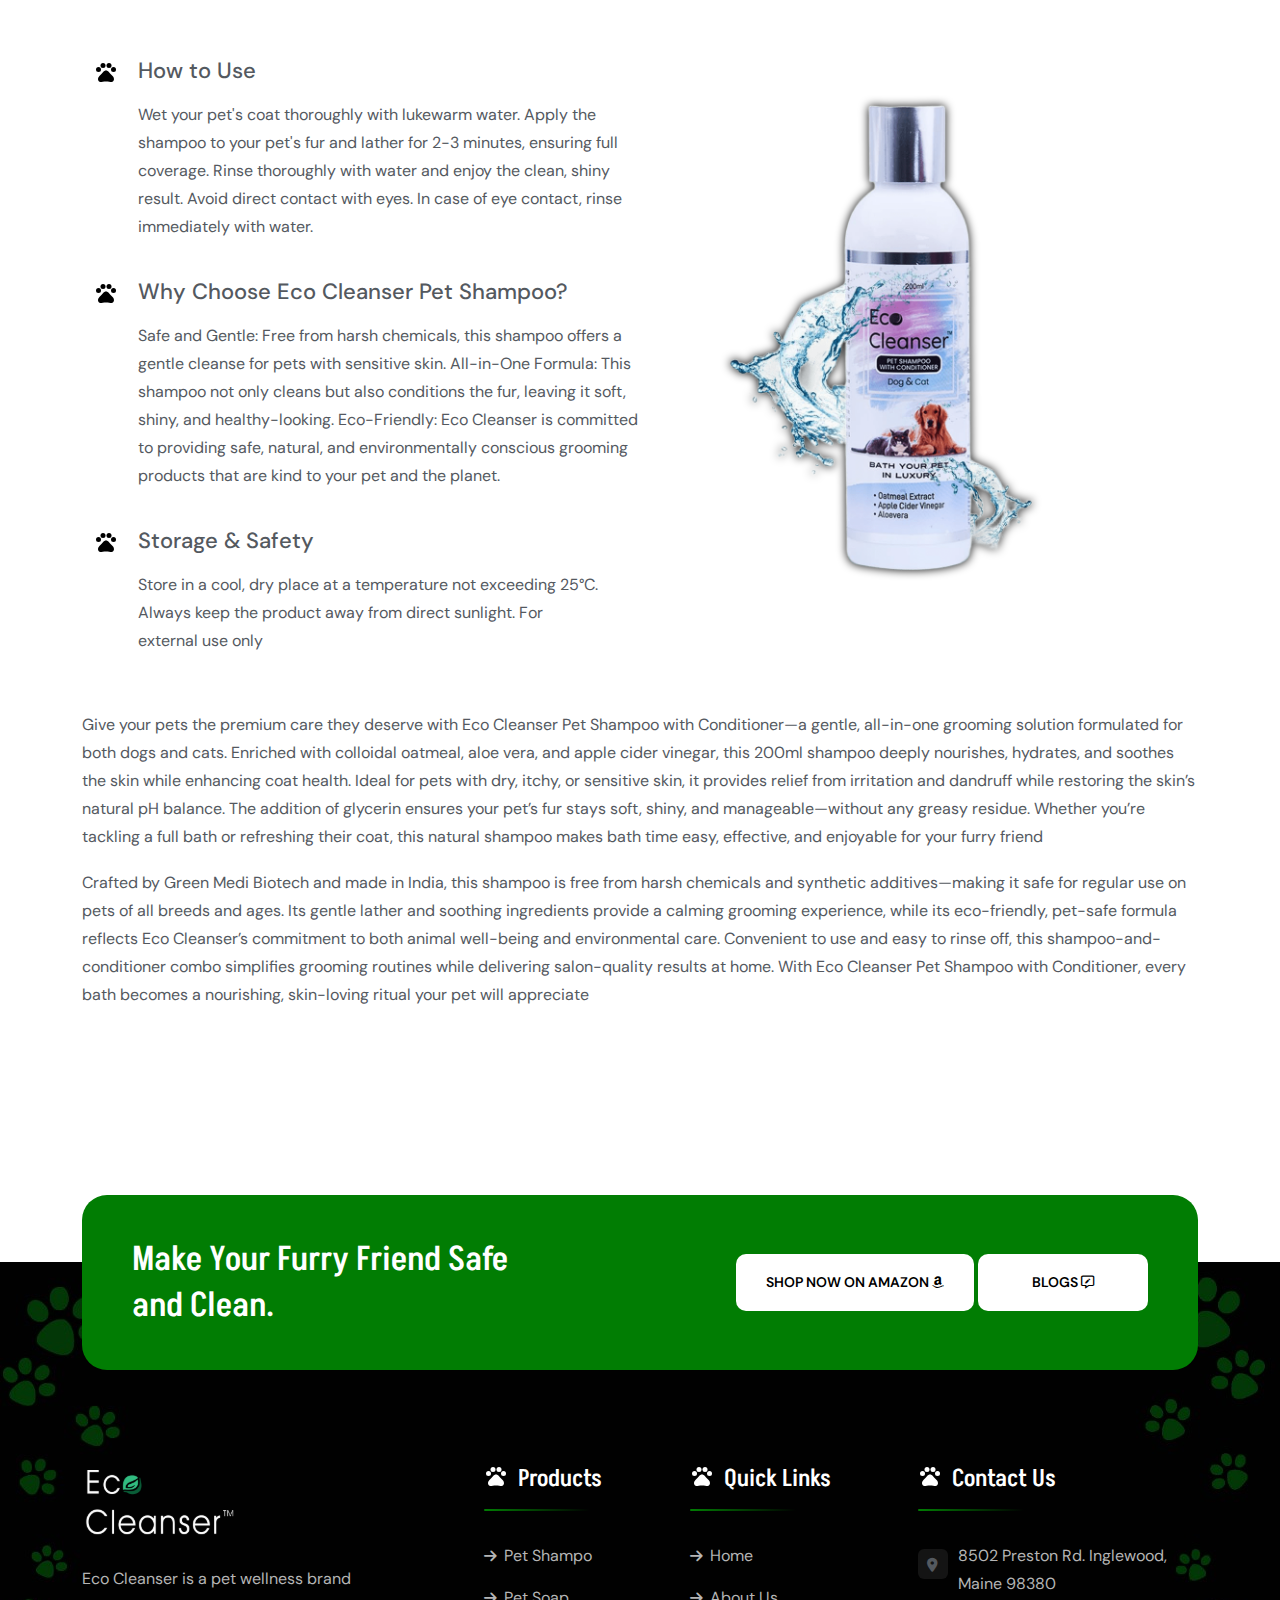
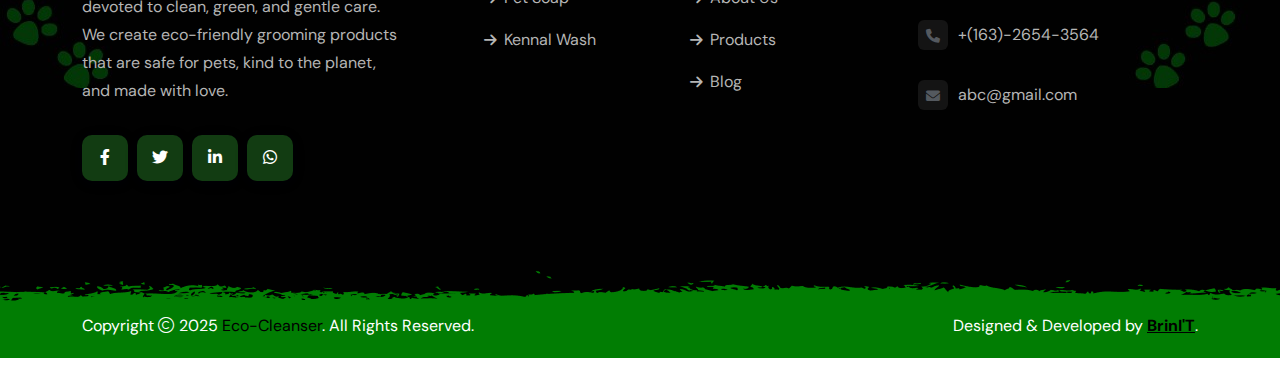
<file: shampo.html>
<!doctype html>
<html class="no-js" lang="zxx">

<head>
    <meta charset="utf-8">
    <meta http-equiv="x-ua-compatible" content="ie=edge">
    <title>Eco-Cleanser</title>
    <meta name="author" content="Eco-Cleanser">
    <meta name="description" content="Eco-Cleanser">
    <meta name="keywords" content="Eco-Cleanser">
    <meta name="robots" content="INDEX,FOLLOW">

    <!-- Mobile Specific Metas -->
    <meta name="viewport" content="width=device-width, initial-scale=1, shrink-to-fit=no">

    <!-- Favicons - Place favicon.ico in the root directory -->
    <link rel="apple-touch-icon" sizes="57x57" href="assets/img/favicons/apple-icon-57x57.png">
    <link rel="apple-touch-icon" sizes="60x60" href="assets/img/favicons/apple-icon-60x60.png">
    <link rel="apple-touch-icon" sizes="72x72" href="assets/img/favicons/apple-icon-72x72.png">
    <link rel="apple-touch-icon" sizes="76x76" href="assets/img/favicons/apple-icon-76x76.png">
    <link rel="apple-touch-icon" sizes="114x114" href="assets/img/favicons/apple-icon-114x114.png">
    <link rel="apple-touch-icon" sizes="120x120" href="assets/img/favicons/apple-icon-120x120.png">
    <link rel="apple-touch-icon" sizes="144x144" href="assets/img/favicons/apple-icon-144x144.png">
    <link rel="apple-touch-icon" sizes="152x152" href="assets/img/favicons/apple-icon-152x152.png">
    <link rel="apple-touch-icon" sizes="180x180" href="assets/img/favicons/apple-icon-180x180.png">
    <link rel="icon" type="image/png" sizes="192x192" href="assets/img/favicons/android-icon-192x192.png">
    <link rel="icon" type="image/png" sizes="32x32" href="assets/img/favicons/favicon-32x32.png">
    <link rel="icon" type="image/png" sizes="96x96" href="assets/img/favicons/favicon-96x96.png">
    <link rel="icon" type="image/png" sizes="16x16" href="assets/img/favicons/favicon-16x16.png">
    <link rel="manifest" href="assets/img/favicons/manifest.json">
    <meta name="msapplication-TileColor" content="#ffffff">
    <meta name="msapplication-TileImage" content="assets/img/favicons/ms-icon-144x144.png">
    <meta name="theme-color" content="#ffffff">

    <!--==============================
	  Google Fonts
	============================== -->
    <link rel="preconnect" href="https://fonts.googleapis.com">
    <link rel="preconnect" href="https://fonts.gstatic.com" crossorigin>
    <link href="https://fonts.googleapis.com/css2?family=Akshar:wght@300..700&family=DM+Sans:ital,opsz,wght@0,9..40,100..1000;1,9..40,100..1000&family=Shadows+Into+Light+Two&display=swap" rel="stylesheet">

    <!--==============================
	    All CSS File
	============================== -->
    <!-- Bootstrap -->
    <link rel="stylesheet" href="assets/css/bootstrap.min.css">
    <!-- Fontawesome Icon -->
    <link rel="stylesheet" href="assets/css/fontawesome.min.css">
    <!-- Magnific Popup -->
    <link rel="stylesheet" href="assets/css/magnific-popup.min.css">
    <!-- Swiper Js -->
    <link rel="stylesheet" href="assets/css/swiper-bundle.min.css">
    <!-- Theme Custom CSS -->
    <link rel="stylesheet" href="assets/css/style.css">

</head>

<body>


    <!--********************************
   		Code Start From Here 
	******************************** -->
    <!--==============================
    Product Lightbox
    ==============================-->
    <div id="QuickView" class="white-popup mfp-hide">
        <div class="container bg-white rounded-10">
            <div class="row gx-60">
                <div class="col-lg-6">
                    <div class="product-big-img">
                        <div class="img"><img src="assets/img/product/product_details_1_1.jpg" alt="Product Image"></div>
                    </div>
                </div>
                <div class="col-lg-6 align-self-center">
                    <div class="product-about">
                        <p class="price">$120.85<del>$150.99</del></p>
                        <h2 class="product-title">Bosco Apple Fruit</h2>
                        <div class="product-rating">
                            <div class="star-rating" role="img" aria-label="Rated 5.00 out of 5"><span style="width:100%">Rated <strong class="rating">5.00</strong> out of 5 based on <span class="rating">1</span> customer rating</span></div>
                            <a href="shop-details.html" class="woocommerce-review-link">(<span class="count">4</span> customer reviews)</a>
                        </div>
                        <p class="text">Prepare to embark on a sensory journey with the Bosco Apple, a fruit that transcends the ordinary and promises an unparalleled taste experience. These apples are nothing short of nature’s masterpiece, celebrated for their distinctive blend of flavors and their captivating visual allure.</p>
                        <div class="mt-2 link-inherit">
                            <p>
                                <strong class="text-title me-3">Availability:</strong>
                                <span class="stock in-stock"><i class="far fa-check-square me-2 ms-1"></i>In Stock</span>
                            </p>
                        </div>
                        <div class="actions">
                            <div class="quantity">
                                <input type="number" class="qty-input" step="1" min="1" max="100" name="quantity" value="1" title="Qty">
                                <button class="quantity-plus qty-btn"><i class="far fa-chevron-up"></i></button>
                                <button class="quantity-minus qty-btn"><i class="far fa-chevron-down"></i></button>
                            </div>
                            <button class="th-btn">Add to Cart</button>
                            <a href="wishlist.html" class="icon-btn"><i class="far fa-heart"></i></a>
                        </div>
                        <div class="product_meta">
                            <span class="sku_wrapper">SKU: <span class="sku">Bosco-Apple-Fruit</span></span>
                            <span class="posted_in">Category: <a href="shop.html">Fresh Fruits</a></span>
                            <span>Tags: <a href="shop.html">Fruits</a><a href="shop.html">Organic</a></span>
                        </div>
                    </div>
                </div>
            </div>
            <button title="Close (Esc)" type="button" class="mfp-close">×</button>
        </div>
    </div>
    <!--==============================
    Sidemenu
    ============================== -->
    <div class="sidemenu-wrapper sidemenu-cart d-none d-lg-block ">
        <div class="sidemenu-content">
            <button class="closeButton sideMenuCls"><i class="far fa-times"></i></button>
            <div class="widget woocommerce widget_shopping_cart">
                <h3 class="widget_title">Shopping cart</h3>
                <div class="widget_shopping_cart_content">
                    <ul class="woocommerce-mini-cart cart_list product_list_widget ">
                        <li class="woocommerce-mini-cart-item mini_cart_item">
                            <a href="#" class="remove remove_from_cart_button"><i class="far fa-times"></i></a>
                            <a href="#"><img src="assets/img/product/product_thumb_1_1.jpg" alt="Cart Image">Bosco Apple Fruit</a>
                            <span class="quantity">1 ×
                                <span class="woocommerce-Price-amount amount">
                                    <span class="woocommerce-Price-currencySymbol">$</span>940.00</span>
                            </span>
                        </li>
                        <li class="woocommerce-mini-cart-item mini_cart_item">
                            <a href="#" class="remove remove_from_cart_button"><i class="far fa-times"></i></a>
                            <a href="#"><img src="assets/img/product/product_thumb_1_2.jpg" alt="Cart Image">Green Cauliflower</a>
                            <span class="quantity">1 ×
                                <span class="woocommerce-Price-amount amount">
                                    <span class="woocommerce-Price-currencySymbol">$</span>899.00</span>
                            </span>
                        </li>
                        <li class="woocommerce-mini-cart-item mini_cart_item">
                            <a href="#" class="remove remove_from_cart_button"><i class="far fa-times"></i></a>
                            <a href="#"><img src="assets/img/product/product_thumb_1_3.jpg" alt="Cart Image">Mandarin orange</a>
                            <span class="quantity">1 ×
                                <span class="woocommerce-Price-amount amount">
                                    <span class="woocommerce-Price-currencySymbol">$</span>756.00</span>
                            </span>
                        </li>
                        <li class="woocommerce-mini-cart-item mini_cart_item">
                            <a href="#" class="remove remove_from_cart_button"><i class="far fa-times"></i></a>
                            <a href="#"><img src="assets/img/product/product_thumb_1_4.jpg" alt="Cart Image">Shallot Red onion</a>
                            <span class="quantity">1 ×
                                <span class="woocommerce-Price-amount amount">
                                    <span class="woocommerce-Price-currencySymbol">$</span>723.00</span>
                            </span>
                        </li>
                        <li class="woocommerce-mini-cart-item mini_cart_item">
                            <a href="#" class="remove remove_from_cart_button"><i class="far fa-times"></i></a>
                            <a href="#"><img src="assets/img/product/product_thumb_1_5.jpg" alt="Cart Image">Sour Red Cherry</a>
                            <span class="quantity">1 ×
                                <span class="woocommerce-Price-amount amount">
                                    <span class="woocommerce-Price-currencySymbol">$</span>1080.00</span>
                            </span>
                        </li>
                    </ul>
                    <p class="woocommerce-mini-cart__total total">
                        <strong>Subtotal:</strong>
                        <span class="woocommerce-Price-amount amount">
                            <span class="woocommerce-Price-currencySymbol">$</span>4398.00</span>
                    </p>
                    <p class="woocommerce-mini-cart__buttons buttons">
                        <a href="cart.html" class="th-btn wc-forward">View cart</a>
                        <a href="checkout.html" class="th-btn checkout wc-forward">Checkout</a>
                    </p>
                </div>
            </div>
        </div>
    </div>
    <div class="popup-search-box d-none d-lg-block">
        <button class="searchClose"><i class="fal fa-times"></i></button>
        <form action="#">
            <input type="text" placeholder="What are you looking for?">
            <button type="submit"><i class="fal fa-search"></i></button>
        </form>
    </div>

    <!--==============================
    Mobile Menu
    ============================== -->
    <div class="th-menu-wrapper">
        <div class="th-menu-area text-center">
            <button class="th-menu-toggle"><i class="fal fa-times"></i></button>
            <div class="mobile-logo">
                <a href="/"><img src="assets/img/ec-logo2.png" alt="Eco-Cleanser"></a>
            </div>
            <div class="th-mobile-menu">
                <ul>
                    <li class="">
                        <a href="index.html">Home</a>
                    </li>
                    <li><a href="about.html">About Us</a></li>
                    <li class="">
                        <a href="products.html">Products</a>
                    </li>
                    <li class="">
                        <a href="blogs.html">Blogs</a>
                </ul>
            </div>
        </div>
    </div>

    <!--==============================
    Header Area
    ==============================-->
    <header class="th-header header-layout2 ">
        <div class="sticky-wrapper">
            <div class="container">
                <div class="z-index-common">
                    <!-- <div class="header-top">
                        <div class="row justify-content-center justify-content-lg-between align-items-center gy-2">
                            <div class="col-auto d-none d-lg-block">
                                <p class="header-notice">Orders of $50 or more qualify for free shipping!</p>
                            </div>
                            <div class="col-auto">
                                <div class="header-links">
                                    <ul>
                                        <li class="d-none d-xxl-inline-block"><i class="fal fa-location-dot"></i><a href="https://www.google.com/maps">8502 Preston Rd. Inglewood, Maine 98380</a></li>
                                        <li>
                                            <div class="social-links">
                                                <a href="https://www.facebook.com/"><i class="fab fa-facebook-f"></i></a>
                                                <a href="https://www.twitter.com/"><i class="fab fa-twitter"></i></a>
                                                <a href="https://www.linkedin.com/"><i class="fab fa-linkedin-in"></i></a>
                                                <a href="https://www.instagram.com/"><i class="fab fa-instagram"></i></a>
                                                <a href="https://www.youtube.com/"><i class="fab fa-youtube"></i></a>
                                            </div>
                                        </li>
                                    </ul>
                                </div>
                            </div>
                        </div>
                    </div> -->
                    <div class="menu-area">
                        <!-- <div class="logo-bg"></div> -->
                        <div class="row align-items-center justify-content-between">
                            <div class="col-auto">
                                <div class="header-logo">
                                    <a href="index.html"><img src="assets/img/ec-logo2.png" alt="Eco-Cleanser"></a>
                                </div>
                            </div>
                            <div class="col-auto">
                                <nav class="main-menu d-none d-lg-inline-block">
                                    <ul>
                                        <li class="">
                                            <a href="index.html">Home</a>
                                        </li>
                                        <li><a href="about.html">About Us</a></li>
                                        <li class="">
                                            <a href="products.html">Products</a>
                                        </li>
                                        <li class="">
                                            <a href="blogs.html">Blogs</a>
                                    </ul>
                                </nav>
                                <button type="button" class="th-menu-toggle d-block d-lg-none"><i class="far fa-bars"></i></button>
                            </div>
                            <div class="col-auto d-none d-xl-block ms-auto">
                                <div class="header-button">
                                    
                                    <a href="products.html" class="th-btn">Explore Products<i class="fas fa-chevrons-right ms-2"></i></a>
                                </div>
                            </div>
                        </div>
                    </div>
                </div>
            </div>
        </div>
    </header>
    <!--==============================
    Breadcumb
    ============================== -->
    <div class="breadcumb-wrapper " data-bg-src="assets/img/hero/pets2.png">
        <div class="container">
            <div class="breadcumb-content">
                <h1 class="breadcumb-title">About Us</h1>
                <ul class="breadcumb-menu">
                    <li><a href="home-organic-farm.html">Home</a></li>
                    <li>About Us</li>
                </ul>
            </div>
        </div>
    </div>
    
    <!--==============================
    Product Area  
    ==============================-->
    <section class="product-details space-extra-bottom">
        <div class="container">
            <div class="row gx-60">
                <div class="col-lg-6">
                    <div class="product-big-img">
                        <div class="img p-img"><img src="assets/img/product/eco-shampo2.png" alt="Product Image" ></div>
                        <div class="img p-img"><img src="assets/img/product/eco-shampo.png" alt="Product Image"></div>
                    </div>
                </div>
                <div class="col-lg-6 align-self-center">
                    <div class="product-about">
                        <h2 class="product-title">Eco Cleanser Pet Shampoo with Conditioner</h2>
                        <div class="product-rating">
                            <div class="star-rating" role="img" aria-label="Rated 5.00 out of 5"><span style="width:100%">Rated <strong class="rating">5.00</strong> out of 5 based on <span class="rating">1</span> customer rating</span></div>
                            (<span class="count">250+</span> customer reviews)
                        </div>
                        <h6>Key Features:</h6>
                        <ul>
                            <li>Nourishing Formula: Infused with colloidal oatmeal extract, this shampoo soothes dry, itchy skin and helps reduce dandruff.</li>
                            <li>PH Balancing: Apple cider vinegar restores the skin’s natural pH, promoting overall skin health and a shiny, manageable coat.</li>
                            <li>Moisturizing: Aloe Vera and glycerin work together to deeply hydrate, leaving your pet's fur soft, shiny, and nourished without greasy residue.</li>
                            <li>Easy to Use: Simply wet your pet’s coat, lather for 2-3 minutes, and rinse off. It's a quick, easy grooming solution.</li>
                            <li>Suitable for All Breeds: This versatile shampoo is ideal for dogs and cats of all breeds, even those with sensitive skin.</li>
                        </ul>
                        <div class="mt-2 link-inherit">
                            <p>
                                <strong class="text-title me-3">Availability:</strong>
                                <span class="stock in-stock"><i class="far fa-check-square me-2 ms-1"></i>In Stock</span>
                            </p>
                        </div>
                        <div class="actions">
                            <button class="th-btn">Shop On Amazon <i class="fa-brands fa-amazon"></i></button>
                        </div>
                        <div class="product_meta">
                            <span class="sku_wrapper">Brand: <span class="sku"> Eco Cleanser</span></span>
                            <span class="sku_wrapper">Volume: <span class="sku">200ml</span></span>
                            <span class="sku_wrapper">Recommended Use: <span class="sku">Pet Bathing, Coat Conditioning</span></span>
                            <span class="sku_wrapper">Product Form: <span class="sku">Liquid Shampoo</span></span>
                            <span class="sku_wrapper">Main Benefits: <span class="sku">Coat Health, Dandruff Control, Moisturizing, Soothing</span></span>
                            <span class="sku_wrapper">Item Dimensions: <span class="sku">5 x 5 x 16 cm</span></span>
                            <span class="sku_wrapper">Target Species: <span class="sku">Dogs and Cats</span></span>
                            <span class="sku_wrapper">Manufacturer: <span class="sku">Green medi Biotech</span></span>
                            <span class="sku_wrapper">Made in: <span class="sku">India</span></span>
                            <span class="sku_wrapper">Item Model Number <span class="sku">eco109</span></span>
                            <span class="sku_wrapper">Item Weight<span class="sku">200g</span></span>
                        </div>
                    </div>
                </div>
            </div>
            <section class="why-sec3 mt-80 b-rds-0 pb-3">
                <div class="container">
                    <!-- <div class="row justify-content-center">
                        <div class="col-lg-5 col-md-7">
                            <div class="title-area text-center">
                                <span class="sub-title"><img src="assets/img/icon/paw-prints.svg" alt="Icon" style="height: 70px;">Gentle Cleanse, Pure Comfort</span>
                                <h2 class="sec-title">Eco Cleanser Pet Soap</h2>
                            </div>
                        </div>
                    </div> -->
                    <div class="row gx-0 justify-content-between">
                        <div class="col-lg-6 col-12">
                            <div class="why-feature1-left">
                                <div class="why-feature-prod">
                                    <div class="box-icon">
                                        <img src="assets/img/icon/pets.svg" alt="">
                                    </div>
                                    <div class="media-body">
                                        <div class="box-title">How to Use</div>
                                        <p class="box-text">Wet your pet's coat thoroughly with lukewarm water. Apply the shampoo to your pet's fur and lather for 2-3 minutes, ensuring full coverage. 
                                            Rinse thoroughly with water and enjoy the clean, shiny result. Avoid direct contact with eyes. In case of eye contact, rinse immediately with water.
                                        </p>
                                    </div>
                                </div>
                                <div class="why-feature-prod">
                                    <div class="box-icon">
                                        <img src="assets/img/icon/pets.svg" alt="">
                                    </div>
                                    <div class="media-body">
                                        <div class="box-title">Why Choose Eco Cleanser Pet Shampoo?</div>
                                        <p class="box-text">Safe and Gentle: Free from harsh chemicals, this shampoo offers a gentle cleanse for pets with sensitive skin. All-in-One Formula: This shampoo not only cleans but also conditions the fur, leaving it soft, shiny, and healthy-looking. Eco-Friendly: Eco Cleanser is committed to providing safe, natural, and environmentally conscious grooming products that are kind to your pet and the planet.</p>
                                    </div>
                                </div>
                                <div class="why-feature-prod">
                                    <div class="box-icon">
                                        <img src="assets/img/icon/pets.svg" alt="">
                                    </div>
                                    <div class="media-body">
                                        <div class="box-title">Storage & Safety</div>
                                        <p class="box-text">Store in a cool, dry place at a temperature not exceeding 25°C. Always keep the product away from direct sunlight. For external use only</p>
                                    </div>
                                </div>
                            </div>
                        </div>
                        <div class="col-lg-6 col-12 d-lg-block prd-img mt-3">
                            <div class="img-box4 prd-img mt-0">
                                <img class="" src="assets/img/product/eco-shampo1.png" alt="Why">
                            </div>
                        </div>
                        <!-- <div class="col-sm-auto">
                            <div class="why-feature-prod-right">
                                <div class="why-feature-prod">
                                    <div class="box-icon">
                                        <img src="assets/img/icon/pets.svg" alt="">
                                    </div>
                                    <div class="media-body">
                                        <div class="box-title">Recommended for Dogs, Cats & Puppies</div>
                                        <p class="box-text">Our products are certified by reputable organic.</p>
                                    </div>
                                </div>
                                <div class="why-feature-prod">
                                    <div class="box-icon">
                                        <img src="assets/img/icon/pets.svg" alt="">
                                    </div>
                                    <div class="media-body">
                                        <div class="box-title">Neat & Clean</div>
                                        <p class="box-text">Our products are certified by reputable organic.</p>
                                    </div>
                                </div>
                                <div class="why-feature-prod">
                                    <div class="box-icon">
                                        <img src="assets/img/icon/pets.svg" alt="">
                                    </div>
                                    <div class="media-body">
                                        <div class="box-title">Daily Fresh</div>
                                        <p class="box-text">Our products are certified by reputable organic.</p>
                                    </div>
                                </div>
                            </div>
                        </div> -->
                    </div>
                </div>
            </section>
            <!-- <ul class="nav product-tab-style1" id="productTab" role="tablist">
                <li class="nav-item" role="presentation">
                    <a class="nav-link th-btn" id="description-tab" data-bs-toggle="tab" href="#description" role="tab" aria-controls="description" aria-selected="false">Product Description</a>
                </li>
                <li class="nav-item" role="presentation">
                    <a class="nav-link th-btn active" id="reviews-tab" data-bs-toggle="tab" href="#reviews" role="tab" aria-controls="reviews" aria-selected="true">Customer Reviews</a>
                </li>
            </ul> -->
            <div class="mt-5" id="">
                <div class="">
                    <p>Give your pets the premium care they deserve with Eco Cleanser Pet Shampoo with Conditioner—a gentle, all-in-one grooming solution formulated for both dogs and cats. Enriched with colloidal oatmeal, aloe vera, and apple cider vinegar, this 200ml shampoo deeply nourishes, hydrates, and soothes the skin while enhancing coat health. Ideal for pets with dry, itchy, or sensitive skin, it provides relief from irritation and dandruff while restoring the skin’s natural pH balance. The addition of glycerin ensures your pet’s fur stays soft, shiny, and manageable—without any greasy residue. Whether you’re tackling a full bath or refreshing their coat, this natural shampoo makes bath time easy, effective, and enjoyable for your furry friend</p>
                    <p>Crafted by Green Medi Biotech and made in India, this shampoo is free from harsh chemicals and synthetic additives—making it safe for regular use on pets of all breeds and ages. Its gentle lather and soothing ingredients provide a calming grooming experience, while its eco-friendly, pet-safe formula reflects Eco Cleanser’s commitment to both animal well-being and environmental care. Convenient to use and easy to rinse off, this shampoo-and-conditioner combo simplifies grooming routines while delivering salon-quality results at home. With Eco Cleanser Pet Shampoo with Conditioner, every bath becomes a nourishing, skin-loving ritual your pet will appreciate</p>
                </div>
                <div class="mt-5" >
                    <div class="woocommerce-Reviews">
                        <!-- <div class="th-comments-wrap ">
                            <ul class="comment-list">
                                <li class="review th-comment-item">
                                    <div class="th-post-comment">
                                        <div class="comment-avater">
                                            <img src="assets/img/blog/comment-author-1.jpg" alt="Comment Author">
                                        </div>
                                        <div class="comment-content">
                                            <h4 class="name">Adam Jhon</h4>
                                            <span class="commented-on"><i class="far fa-calendar"></i>22 April, 2023</span>
                                            <div class="star-rating" role="img" aria-label="Rated 5.00 out of 5">
                                                <span style="width:100%">Rated <strong class="rating">5.00</strong> out of 5 based on <span class="rating">1</span> customer rating</span>
                                            </div>
                                            <p class="text">This product is very much qualityful and I love this working system and speed.</p>
                                        </div>
                                    </div>
                                </li>
                                <li class="review th-comment-item">
                                    <div class="th-post-comment">
                                        <div class="comment-avater">
                                            <img src="assets/img/blog/comment-author-2.jpg" alt="Comment Author">
                                        </div>
                                        <div class="comment-content">
                                            <h4 class="name">Jusctin Dacon</h4>
                                            <span class="commented-on"><i class="far fa-calendar"></i>26 April, 2023</span>
                                            <div class="star-rating" role="img" aria-label="Rated 5.00 out of 5">
                                                <span style="width:100%">Rated <strong class="rating">5.00</strong> out of 5 based on <span class="rating">1</span> customer rating</span>
                                            </div>
                                            <p class="text">They delivered the product in a few time. Product quality is also very good.</p>
                                        </div>
                                    </div>
                                </li>
                                <li class="review th-comment-item">
                                    <div class="th-post-comment">
                                        <div class="comment-avater">
                                            <img src="assets/img/blog/comment-author-3.jpg" alt="Comment Author">
                                        </div>
                                        <div class="comment-content">
                                            <h4 class="name">Jacklin July</h4>
                                            <span class="commented-on"><i class="far fa-calendar"></i>26 April, 2023</span>
                                            <div class="star-rating" role="img" aria-label="Rated 5.00 out of 5">
                                                <span style="width:100%">Rated <strong class="rating">5.00</strong> out of 5 based on <span class="rating">1</span> customer rating</span>
                                            </div>
                                            <p class="text">Their product and service is very satisfying. I highly recommend their services.</p>
                                        </div>
                                    </div>
                                </li>
                                <li class="review th-comment-item">
                                    <div class="th-post-comment">
                                        <div class="comment-avater">
                                            <img src="assets/img/blog/comment-author-4.jpg" alt="Comment Author">
                                        </div>
                                        <div class="comment-content">
                                            <h4 class="name">Adison Smith</h4>
                                            <span class="commented-on"><i class="far fa-calendar"></i>26 April, 2023</span>
                                            <div class="star-rating" role="img" aria-label="Rated 5.00 out of 5">
                                                <span style="width:100%">Rated <strong class="rating">5.00</strong> out of 5 based on <span class="rating">1</span> customer rating</span>
                                            </div>
                                            <p class="text">I am just in love with this product. Their service is also very good you can also try.</p>
                                        </div>
                                    </div>
                                </li>
                            </ul>
                        </div>  -->
                        <!-- Comment Form -->
                        <!-- <div class="th-comment-form ">
                            <div class="form-title">
                                <h3 class="blog-inner-title ">Add a review</h3>
                            </div>
                            <div class="row">
                                <div class="form-group rating-select d-flex align-items-center">
                                    <label>Your Rating</label>
                                    <p class="stars">
                                        <span>
                                            <a class="star-1" href="#">1</a>
                                            <a class="star-2" href="#">2</a>
                                            <a class="star-3" href="#">3</a>
                                            <a class="star-4" href="#">4</a>
                                            <a class="star-5" href="#">5</a>
                                        </span>
                                    </p>
                                </div>
                                <div class="col-12 form-group">
                                    <textarea placeholder="Write a Message" class="form-control"></textarea>
                                    <i class="text-title far fa-pencil-alt"></i>
                                </div>
                                <div class="col-md-6 form-group">
                                    <input type="text" placeholder="Your Name" class="form-control">
                                    <i class="text-title far fa-user"></i>
                                </div>
                                <div class="col-md-6 form-group">
                                    <input type="text" placeholder="Your Email" class="form-control">
                                    <i class="text-title far fa-envelope"></i>
                                </div>
                                <div class="col-12 form-group">
                                    <input id="reviewcheck" name="reviewcheck" type="checkbox">
                                    <label for="reviewcheck">Save my name, email, and website in this browser for the next time I comment.<span class="checkmark"></span></label>
                                </div>
                                <div class="col-12 form-group mb-0">
                                    <button class="th-btn">Post Review</button>
                                </div>
                            </div>
                        </div> -->
                    </div>
                </div>
            </div>
        </div>
    </section>



    <!--==============================
    Footer Area
    ==============================-->
    <div class="mt-5">
        <div class="container z-index-common">
            <div class="newsletter-wrap">
                <div class="newsletter-content">
                    <h4 class="newsletter-title">Make Your Furry Friend Safe and Clean.</h4>
                </div>
                <form class="">
                    <!-- <div class="form-group">
                        <input class="form-control" type="email" placeholder="Email Address" required="">
                    </div> -->
                    <a href="https://amzn.in/d/b2KF37F" class="th-btn style6">Shop Now on Amazon <i class="fa-brands fa-amazon"></i></a>
                    <a href="blogs.html" class="th-btn style6">Blogs <i class="fa-regular fa-message-pen"></i></a>
                </form>
            </div>
        </div>
    </div>
    <footer class="footer-wrapper footer-layout2" style="background-image: url(&quot;assets/img/bg/footer.jpg&quot;);">
        <!-- <div class="shape-mockup" data-top="0" data-left="0"><img src="assets/img/shape/footer_shape_1.png" alt="shape"></div> -->
        <!-- <div class="shape-mockup" data-bottom="0" data-right="0"><img src="assets/img/shape/footer_shape_2.png" alt="shape"></div> -->
        <!-- <div class="container z-index-common">
            <div class="newsletter-wrap">
                <div class="newsletter-content">
                    <div class="email-icon">
                        <img src="assets/img/icon/email_1.svg" alt="Icon">
                    </div>
                    <h4 class="newsletter-title">Sign Up to Get Updates & News About Us.</h4>
                </div>
                <form class="newsletter-form">
                    <div class="form-group">
                        <input class="form-control" type="email" placeholder="Email Address" required="">
                    </div>
                    <button type="submit" class="th-btn style3">Subscribe</button>
                </form>
            </div>
        </div> -->
        <div class="widget-area">
            <div class="container">
                <div class="row justify-content-between">
                    <div class="col-md-6 col-xl-auto">
                        <div class="widget footer-widget">
                            <div class="th-widget-about">
                                <div class="about-logo">
                                    <a href="index.html"><img src="assets/img/ec-logo2.png" alt="Eco-Cleanser"></a>
                                </div>
                                <p class="about-text">Eco Cleanser is a pet wellness brand devoted to clean, green, and gentle care. We create eco-friendly grooming products that are safe for pets, kind to the planet, and made with love.</p>
                                <div class="th-social">
                                    <a href="https://www.facebook.com/"><i class="fab fa-facebook-f"></i></a>
                                    <a href="https://www.twitter.com/"><i class="fab fa-twitter"></i></a>
                                    <a href="https://www.linkedin.com/"><i class="fab fa-linkedin-in"></i></a>
                                    <a href="https://www.whatsapp.com/"><i class="fab fa-whatsapp"></i></a>
                                </div>
                            </div>
                        </div>
                    </div>
                    <div class="col-md-6 col-xl-auto">
                        <div class="widget widget_nav_menu footer-widget">
                            <h3 class="widget_title"><img src="assets/img/icon/pets.svg" style="filter: invert(1);" alt="Icon">Products</h3>
                            <div class="menu-all-pages-container">
                                <ul class="menu">
                                    <li><a href="shampo.html">Pet Shampo</a></li>
                                    <li><a href="soap.html">Pet Soap</a></li>
                                    <li><a href="kennal-wash.html">Kennal Wash</a></li>
                                </ul>
                            </div>
                        </div>
                    </div>
                    <div class="col-md-6 col-xl-auto">
                        <div class="widget widget_nav_menu footer-widget">
                            <h3 class="widget_title"><img src="assets/img/icon/pets.svg" style="filter: invert(1);" alt="Icon">Quick Links</h3>
                            <div class="menu-all-pages-container">
                                <ul class="menu">
                                    <li><a href="index.html">Home</a></li>
                                    <li><a href="about.html">About Us</a></li>
                                    <li><a href="products.html">Products</a></li>
                                    <li><a href="blogs.html">Blog</a></li>
                                </ul>
                            </div>
                        </div>
                    </div>
                    <div class="col-md-6 col-xl-auto">
                        <div class="widget footer-widget">
                            <h3 class="widget_title"><img src="assets/img/icon/pets.svg" style="filter: invert(1);" alt="Icon">Contact Us</h3>
                            <div class="th-widget-contact">
                                <div class="info-box">
                                    <div class="info-box_icon">
                                        <i class="fas fa-location-dot"></i>
                                    </div>
                                    <p class="info-box_text">8502 Preston Rd. Inglewood, Maine 98380</p>
                                </div>
                                <div class="info-box">
                                    <div class="info-box_icon">
                                        <i class="fas fa-phone"></i>
                                    </div>
                                    <p class="info-box_text">
                                        <a href="tel:+16326543564" class="info-box_link">+(163)-2654-3564</a>
                                    </p>
                                </div>
                                <div class="info-box">
                                    <div class="info-box_icon">
                                        <i class="fas fa-envelope"></i>
                                    </div>
                                    <p class="info-box_text">
                                        <a href="mailto:help24/7@frutin.com" class="info-box_link">abc@gmail.com</a>
                                    </p>
                                </div>
                            </div>
                        </div>
                    </div>
                </div>
            </div>
        </div>
        <div class="copyright-wrap" data-bg-src="assets/img/bg/copyright_bg_1.png">
            <div class="container">
                <div class="row gy-2 align-items-center">
                    <div class="col-md-6">
                        <p class="copyright-text">Copyright <i class="fal fa-copyright"></i> 2025 <a href="">Eco-Cleanser</a>. All Rights Reserved.</p>
                    </div>
                    <div class="col-md-6 text-center text-md-end">
                        <p class="copyright-text">Designed & Developed by <a href="www.brinit.in"><b><u>BrinI'T</u></b></a>.</p>

                    </div>
                </div>
            </div>
        </div>
    </footer>

    <!--********************************
            Code End  Here 
    ******************************** -->

    <!-- Scroll To Top -->
    <div class="scroll-top">
        <svg class="progress-circle svg-content" width="100%" height="100%" viewBox="-1 -1 102 102">
            <path d="M50,1 a49,49 0 0,1 0,98 a49,49 0 0,1 0,-98" style="transition: stroke-dashoffset 10ms linear 0s; stroke-dasharray: 307.919, 307.919; stroke-dashoffset: 307.919;"></path>
        </svg>
    </div>



    <!--==============================
    All Js File
    ============================== -->
    <!-- Jquery -->
    <script src="assets/js/vendor/jquery-3.6.0.min.js"></script>
    <!-- Swiper Js -->
    <script src="assets/js/swiper-bundle.min.js"></script>
    <!-- Bootstrap -->
    <script src="assets/js/bootstrap.min.js"></script>
    <!-- Magnific Popup -->
    <script src="assets/js/jquery.magnific-popup.min.js"></script>
    <!-- Counter Up -->
    <script src="assets/js/jquery.counterup.min.js"></script>
    <!-- Range Slider -->
    <script src="assets/js/jquery-ui.min.js"></script>
    <!-- Isotope Filter -->
    <script src="assets/js/imagesloaded.pkgd.min.js"></script>
    <script src="assets/js/isotope.pkgd.min.js"></script>

    <!-- Main Js File -->
    <script src="assets/js/main.js"></script>
</body>

</html>
</file>
<file: assets/css/style.css>
@charset "UTF-8";
/*
Template Name: Frutin
Template URL: https://themeholy.com/html/frutin/
Description: Organic and Healthy Food HTML Template
Author: themeholy
Author URI: https://themeforest.net/user/themeholy
Version: 1.0.0
*/
/*=================================
    CSS Index Here
==================================*/
/*

01. Theme Base
    1.1. Mixin
    1.2. Function
    1.3. Variable
    1.4. Typography
    1.5. Extend
    1.7. Wordpress Default
02. Reset
    2.1. Container
    2.2. Grid
    2.3. Input
    2.4. Slider
    2.5. Mobile Menu
03. Utilities
    3.1. Preloader
    3.2. Buttons
    3.3. Titles
    3.4. Common
    3.6. Font
    3.7. Background
    3.8. Text Color
    3.9. Overlay
    3.10. Animation
    
04. Template Style
    4.1. Widget
    4.2. Header
    4.3. Footer
    4.4. Breadcumb
    4.5. Pagination
    4.6. Blog
    4.7. Comments
    4.8. Hero Area
    4.9. Error    
    4.00. Popup Search
    4.00. Popup Side Menu
    4.00. Wocommerce
    4.00. Products
    4.00. Cart
    4.00. Checkout
    4.00. Wishlist
    4.00. Contact
    4.00. About
    4.00. Team
    4.00. Testimonial
    4.00. Counter
    4.00. Blog
    4.00. Brand
    4.00. Simple Sections
    4.00. Why
    4.00. Faq
    4.00. Service
    4.00. Process
    4.00. Feature
    4.00. Gallery
    4.00. Category
    4.00. CTA
    4.00. Deal
    4.00. Tab Menu

05. Spacing

*/
/*=================================
    CSS Index End
==================================*/
/*=================================
   01. Theme Base
==================================*/
/*------------------- 1.1. Mixin -------------------*/
@use "sass:math";
/*------------------- 1.2. Function -------------------*/
/*------------------- 1.3. Variable-------------------*/
:root {
  --theme-color: #017D03;
  --theme-color2: #FF9C00;
  --title-color: #080809;
  --body-color: #54595F;
  --smoke-color: #F7F7F7;
  --smoke-color2: #F5F7EB;
  --black-color: #000000;
  --black-color2: #080E1C;
  --gray-color: #bdbdbd;
  --white-color: #ffffff;
  --light-color: #bdbdbd;
  --yellow-color: #FFB539;
  --success-color: #28a745;
  --error-color: #dc3545;
  --th-border-color: #D9D9D9;
  --title-font: "Akshar", sans-serif;
  --body-font: 'DM Sans', sans-serif;
  --style-font: "Shadows Into Light Two", cursive;
  --icon-font: "Font Awesome 6 Pro";
  --main-container: 1220px;
  --container-gutters: 24px;
  --section-space: 120px;
  --section-space-mobile: 80px;
  --section-title-space: 60px;
  --ripple-ani-duration: 5s;
}

/*------------------- 1.5. Typography -------------------*/
html,
body {
  scroll-behavior: auto !important;
  
}

body {
  font-family: var(--body-font);
  font-size: 16px;
  font-weight: 400;
  color: var(--body-color);
  line-height: 26px;
  overflow-x: hidden;
  -webkit-font-smoothing: antialiased;
}
.scaled-wrapper {
  zoom: 0.8;
}

iframe {
  border: none;
  width: 100%;
}

.slick-slide:focus,
button:focus,
a:focus,
a:active,
input,
input:hover,
input:focus,
input:active,
textarea,
textarea:hover,
textarea:focus,
textarea:active {
  outline: none;
}

input:focus {
  outline: none;
  box-shadow: none;
}

img:not([draggable]),
embed,
object,
video {
  max-width: 100%;
  height: auto;
}

ul {
  list-style-type: disc;
}

ol {
  list-style-type: decimal;
}

table {
  margin: 0 0 1.5em;
  width: 100%;
  border-collapse: collapse;
  border-spacing: 0;
  border: 1px solid var(--th-border-color);
}

th {
  font-weight: 700;
  color: var(--title-color);
}

td,
th {
  border: 1px solid var(--th-border-color);
  padding: 9px 12px;
}

a {
  color: var(--theme-color);
  text-decoration: none;
  outline: 0;
  -webkit-transition: all ease 0.4s;
  transition: all ease 0.4s;
}

a:hover {
  color: var(--title-color);
}

a:active, a:focus, a:hover, a:visited {
  text-decoration: none;
  outline: 0;
}

button {
  -webkit-transition: all ease 0.4s;
  transition: all ease 0.4s;
}

img {
  border: none;
  max-width: 100%;
}

ins {
  text-decoration: none;
}

pre {
  font-family: var(--body-font);
  background: #f5f5f5;
  color: #666;
  font-size: 14px;
  margin: 20px 0;
  overflow: auto;
  padding: 20px;
  white-space: pre-wrap;
  word-wrap: break-word;
}

span.ajax-loader:empty,
p:empty {
  display: none;
}

p {
  font-family: var(--body-font);
  margin: 0 0 18px 0;
  color: var(--body-color);
  line-height: 1.75;
}

h1 a,
h2 a,
h3 a,
h4 a,
h5 a,
h6 a,
p a,
span a {
  font-size: inherit;
  font-family: inherit;
  font-weight: inherit;
  line-height: inherit;
}

.h1,
h1,
.h2,
h2,
.h3,
h3,
.h4,
h4,
.h5,
h5,
.h6,
h6 {
  font-family: var(--title-font);
  color: var(--title-color);
  text-transform: none;
  font-weight: 500;
  line-height: 1.4;
  margin: 0 0 15px 0;
}

.h1,
h1 {
  font-size: 54px;
  line-height: 1.18;
}

.h2,
h2 {
  font-size: 44px;
  line-height: 1.227;
}

.h3,
h3 {
  font-size: 36px;
  line-height: 1.278;
}

.h4,
h4 {
  font-size: 30px;
  line-height: 1.333;
}

.h5,
h5 {
  font-size: 24px;
  line-height: 1.417;
}

.h6,
h6 {
  font-size: 20px;
  line-height: 1.5;
}

/* Large devices */
@media (max-width: 1199px) {
  .h1,
  h1 {
    font-size: 44px;
    line-height: 1.3;
  }
  .h2,
  h2 {
    font-size: 36px;
    line-height: 1.3;
  }
  .h3,
  h3 {
    font-size: 30px;
  }
  .h4,
  h4 {
    font-size: 24px;
  }
  .h5,
  h5 {
    font-size: 20px;
  }
  .h6,
  h6 {
    font-size: 16px;
  }
}

/* Small devices */
@media (max-width: 767px) {
  .h1,
  h1 {
    font-size: 40px;
  }
  .h2,
  h2 {
    font-size: 34px;
    line-height: 1.3;
  }
  .h3,
  h3 {
    font-size: 26px;
  }
  .h4,
  h4 {
    font-size: 22px;
  }
  .h5,
  h5 {
    font-size: 18px;
  }
  .h6,
  h6 {
    font-size: 16px;
  }
}

/* Extra small devices */
@media (max-width: 575px) {
  .h1,
  h1 {
    font-size: 34px;
    line-height: 1.35;
  }
  .h2,
  h2 {
    font-size: 28px;
  }
}

/* Extra small devices */
@media (max-width: 375px) {
  .h1,
  h1 {
    font-size: 32px;
  }
}

/*------------------- 1.6. Extend -------------------*/
/*------------------- 1.7. Wordpress Default -------------------*/
/*=================================
    02. Reset
==================================*/
/*------------------- 2.1. Container -------------------*/
/* Medium Large devices */
@media (max-width: 1399px) {
  :root {
    --main-container: 1250px;
  }
}

@media (min-width: 1560px) {
  .th-container2 {
    width: 100%;
    max-width: 1560px;
    margin-left: auto;
    margin-right: 0;
    padding-left: 0;
    padding-right: 0;
  }
  .th-container2 .container {
    --main-container: 1220px;
  }
  .th-container3 {
    width: 100%;
    max-width: 1560px;
    margin-left: 0;
    margin-right: auto;
    padding-left: 0;
    padding-right: 0;
  }
  .th-container3 .container {
    --main-container: 1220px;
  }
}

/* Hight Resoulation devices */
@media (min-width: 1922px) {
  .th-container3,
  .th-container2 {
    margin-right: auto;
  }
}

@media only screen and (min-width: 1300px) {
  .container-xxl,
  .container-xl,
  .container-lg,
  .container-md,
  .container-sm,
  .container {
    max-width: calc(var(--main-container) + var(--container-gutters));
    padding-left: calc(var(--container-gutters) / 2);
    padding-right: calc(var(--container-gutters) / 2);
  }
  .container-xxl.px-0,
  .container-xl.px-0,
  .container-lg.px-0,
  .container-md.px-0,
  .container-sm.px-0,
  .container.px-0 {
    max-width: var(--main-container);
  }
}

@media only screen and (min-width: 1300px) {
  .th-container {
    --main-container: 1720px;
  }
}

@media only screen and (max-width: 1600px) {
  .container-fluid.px-0 {
    padding-left: 15px !important;
    padding-right: 15px !important;
  }
  .container-fluid.px-0 .row {
    margin-left: 0 !important;
    margin-right: 0 !important;
  }
}

.container-gallery {
  max-width: 1840px;
}

/*------------------- 2.2. Grid -------------------*/
.slick-track > [class*=col] {
  -webkit-flex-shrink: 0;
      -ms-flex-negative: 0;
          flex-shrink: 0;
  width: 100%;
  max-width: 100%;
  padding-right: calc(var(--bs-gutter-x)/ 2);
  padding-left: calc(var(--bs-gutter-x)/ 2);
  margin-top: var(--bs-gutter-y);
}

@media (min-width: 1300px) {
  .row {
    --bs-gutter-x: 24px;
  }
}

.gy-30 {
  --bs-gutter-y: 30px;
}

.g-0 {
  --bs-gutter-y: 0;
  --bs-gutter-x: 0;
}

.gx-0 {
  --bs-gutter-x: 0;
}

.gy-40 {
  --bs-gutter-y: 40px;
}

.gy-50 {
  --bs-gutter-y: 50px;
}

.gx-10 {
  --bs-gutter-x: 10px;
}

.gy-10 {
  --bs-gutter-y: 10px;
}

@media (min-width: 1299px) {
  .gx-60 {
    --bs-gutter-x: 60px;
  }
}

@media (min-width: 1399px) {
  .gx-30 {
    --bs-gutter-x: 30px;
  }
  .gx-25 {
    --bs-gutter-x: 25px;
  }
  .gx-40 {
    --bs-gutter-x: 40px;
  }
}

/* Medium devices */
@media (max-width: 991px) {
  .gy-50 {
    --bs-gutter-y: 40px;
  }
}

/*------------------- 2.3. Input -------------------*/
select,
.form-control,
.form-select,
textarea,
input {
  height: 56px;
  padding: 0 25px 0 25px;
  padding-right: 45px;
  border: 1px solid transparent;
  color: var(--body-color);
  background-color: var(--smoke-color2);
  border-radius: 27px;
  font-size: 16px;
  width: 100%;
  font-family: var(--body-font);
  -webkit-transition: 0.4s ease-in-out;
  transition: 0.4s ease-in-out;
}

select:focus,
.form-control:focus,
.form-select:focus,
textarea:focus,
input:focus {
  outline: 0;
  box-shadow: none;
  border-color: var(--th-border-color);
  background-color: var(--smoke-color2);
}

select::-moz-placeholder,
.form-control::-moz-placeholder,
.form-select::-moz-placeholder,
textarea::-moz-placeholder,
input::-moz-placeholder {
  color: var(--body-color);
}

select::-webkit-input-placeholder,
.form-control::-webkit-input-placeholder,
.form-select::-webkit-input-placeholder,
textarea::-webkit-input-placeholder,
input::-webkit-input-placeholder {
  color: var(--body-color);
}

select:-ms-input-placeholder,
.form-control:-ms-input-placeholder,
.form-select:-ms-input-placeholder,
textarea:-ms-input-placeholder,
input:-ms-input-placeholder {
  color: var(--body-color);
}

select::-webkit-input-placeholder, .form-control::-webkit-input-placeholder, .form-select::-webkit-input-placeholder, textarea::-webkit-input-placeholder, input::-webkit-input-placeholder {
  color: var(--body-color);
}

select::-moz-placeholder, .form-control::-moz-placeholder, .form-select::-moz-placeholder, textarea::-moz-placeholder, input::-moz-placeholder {
  color: var(--body-color);
}

select:-ms-input-placeholder, .form-control:-ms-input-placeholder, .form-select:-ms-input-placeholder, textarea:-ms-input-placeholder, input:-ms-input-placeholder {
  color: var(--body-color);
}

select::-ms-input-placeholder, .form-control::-ms-input-placeholder, .form-select::-ms-input-placeholder, textarea::-ms-input-placeholder, input::-ms-input-placeholder {
  color: var(--body-color);
}

select::placeholder,
.form-control::placeholder,
.form-select::placeholder,
textarea::placeholder,
input::placeholder {
  color: var(--body-color);
}

.form-select,
select {
  display: block;
  width: 100%;
  line-height: 1.5;
  vertical-align: middle;
  background-image: url("data:image/svg+xml;charset=utf-8,%3Csvg xmlns='http://www.w3.org/2000/svg' viewBox='0 0 16 16'%3E%3Cpath fill='none' stroke='%23343a40' stroke-linecap='round' stroke-linejoin='round' stroke-width='2' d='M2 5l6 6 6-6'/%3E%3C/svg%3E");
  background-position: right 26px center;
  background-repeat: no-repeat;
  background-size: 16px 12px;
  -webkit-appearance: none;
  -moz-appearance: none;
  appearance: none;
  cursor: pointer;
}

.form-select.style2,
select.style2 {
  background-image: url("data:image/svg+xml,%3Csvg width='11' height='6' viewBox='0 0 11 6' fill='none' xmlns='http://www.w3.org/2000/svg'%3E%3Cpath d='M9.87109 1.71094L5.71484 5.62109C5.56901 5.7487 5.41406 5.8125 5.25 5.8125C5.08594 5.8125 4.9401 5.7487 4.8125 5.62109L0.65625 1.71094C0.382812 1.40104 0.373698 1.09115 0.628906 0.78125C0.920573 0.507812 1.23047 0.498698 1.55859 0.753906L5.25 4.25391L8.96875 0.753906C9.27865 0.498698 9.57943 0.498698 9.87109 0.753906C10.1263 1.08203 10.1263 1.40104 9.87109 1.71094Z' fill='%238B929C'/%3E%3C/svg%3E");
}

textarea.form-control,
textarea {
  min-height: 154px;
  padding-top: 16px;
  padding-bottom: 17px;
}

textarea.form-control.style2,
textarea.style2 {
  min-height: 100px;
}

.form-group {
  margin-bottom: var(--bs-gutter-x);
  position: relative;
}

.form-group > i {
  display: inline-block;
  position: absolute;
  right: 25px;
  top: 19px;
  font-size: 16px;
  color: var(--body-color);
}

.form-group > i.fa-envelope {
  padding-top: 1px;
}

.form-group > i.fa-comment {
  margin-top: -2px;
}

.form-group > i.fa-chevron-down {
  width: 17px;
  background-color: var(--smoke-color2);
}

.form-group.has-label > i {
  top: 50px;
}

[class*="col-"].form-group > i {
  right: calc((var(--bs-gutter-x) / 2) + 25px);
}

.form-rounded-10 .form-control,
.form-rounded-10 .form-select {
  border-radius: 10px !important;
}

.form-rounded-10 .th-btn {
  border-radius: 10px;
}

option:checked, option:focus, option:hover {
  background-color: var(--theme-color);
  color: var(--white-color);
}

input::-webkit-outer-spin-button,
input::-webkit-inner-spin-button {
  -webkit-appearance: none;
  margin: 0;
}

/* Firefox */
input[type="number"] {
  -moz-appearance: textfield;
}

input[type="checkbox"] {
  visibility: hidden;
  opacity: 0;
  display: inline-block;
  vertical-align: middle;
  width: 0;
  height: 0;
  display: none;
}

input[type="checkbox"]:checked ~ label:before {
  content: "\f00c";
  color: var(--white-color);
  background-color: var(--theme-color);
  border-color: var(--theme-color);
}

input[type="checkbox"] ~ label {
  position: relative;
  padding-left: 30px;
  cursor: pointer;
  display: block;
}

input[type="checkbox"] ~ label:before {
  content: "";
  font-family: var(--icon-font);
  font-weight: 700;
  position: absolute;
  left: 0px;
  top: 3.5px;
  background-color: var(--white-color);
  border: 1px solid var(--th-border-color);
  height: 18px;
  width: 18px;
  line-height: 18px;
  text-align: center;
  font-size: 12px;
}

input[type="checkbox"].style2 ~ label {
  color: #8B929C;
  padding-left: 23px;
  margin-bottom: -0.5em;
}

input[type="checkbox"].style2 ~ label:before {
  background-color: rgba(255, 255, 255, 0.1);
  border: 1px solid #8B929C;
  height: 14px;
  width: 14px;
  line-height: 14px;
  border-radius: 3px;
  top: 6px;
}

input[type="checkbox"].style2:checked ~ label:before {
  color: var(--theme-color);
}

input[type="radio"] {
  visibility: hidden;
  opacity: 0;
  display: inline-block;
  vertical-align: middle;
  width: 0;
  height: 0;
  display: none;
}

input[type="radio"] ~ label {
  position: relative;
  padding-left: 30px;
  cursor: pointer;
  line-height: 1;
  display: inline-block;
  font-weight: 600;
  margin-bottom: 0;
}

input[type="radio"] ~ label::before {
  content: "\f111";
  position: absolute;
  font-family: var(--icon-font);
  left: 0;
  top: -2px;
  width: 20px;
  height: 20px;
  padding-left: 0;
  font-size: 0.6em;
  line-height: 19px;
  text-align: center;
  border: 1px solid var(--theme-color);
  border-radius: 100%;
  font-weight: 700;
  background: var(--white-color);
  color: transparent;
  -webkit-transition: all 0.2s ease;
  transition: all 0.2s ease;
}

input[type="radio"]:checked ~ label::before {
  border-color: var(--theme-color);
  background-color: var(--theme-color);
  color: var(--white-color);
}

label {
  margin-bottom: 0.5em;
  margin-top: -0.3em;
  display: block;
  color: var(--title-color);
  font-family: var(--body-font);
  font-size: 16px;
}

textarea.is-invalid,
select.is-invalid,
input.is-invalid,
.was-validated input:invalid {
  border: 1px solid var(--error-color) !important;
  background-position: right calc(0.375em + 0.8875rem) center;
  background-image: none;
}

textarea.is-invalid:focus,
select.is-invalid:focus,
input.is-invalid:focus,
.was-validated input:invalid:focus {
  outline: 0;
  box-shadow: none;
}

textarea.is-invalid {
  background-position: top calc(0.375em + 0.5875rem) right calc(0.375em + 0.8875rem);
}

.row.no-gutters > .form-group {
  margin-bottom: 0;
}

.form-messages {
  display: none;
}

.form-messages.mb-0 * {
  margin-bottom: 0;
}

.form-messages.success {
  color: var(--success-color);
  display: block;
}

.form-messages.error {
  color: var(--error-color);
  display: block;
}

.form-messages pre {
  padding: 0;
  background-color: transparent;
  color: inherit;
}

/*------------------- 2.4. Slick Slider -------------------*/
.swiper-wrapper.row {
  -webkit-flex-wrap: nowrap;
      -ms-flex-wrap: nowrap;
          flex-wrap: nowrap;
}

.th-slider.has-shadow {
  padding-left: 12px;
  padding-right: 12px;
  margin: -25px -12px;
}

.th-slider.has-shadow .swiper-wrapper {
  padding: 25px 0;
}

.swiper-fade .swiper-slide {
  -webkit-transition: 0.6s ease-in-out;
  transition: 0.6s ease-in-out;
}

.swiper-fade .swiper-slide-prev {
  opacity: 0;
}

.swiper-pagination-bullets {
  position: relative;
  z-index: 3;
  text-align: center;
  margin: 50px 0 -7px 0;
  line-height: 10px;
  height: 10px;
}

.swiper-pagination-bullets .swiper-pagination-bullet {
  display: inline-block;
  --swiper-pagination-bullet-size: 10px;
  --swiper-pagination-bullet-horizontal-gap: 8px;
  margin: 5px 7px;
  opacity: 1;
  background-color: var(--theme-color);
  position: relative;
  cursor: pointer;
}

.swiper-pagination-bullets .swiper-pagination-bullet:before {
  content: '';
  position: absolute;
  inset: -5px;
  border: 1px solid var(--theme-color);
  -webkit-transform: scale(0.2);
      -ms-transform: scale(0.2);
          transform: scale(0.2);
  border-radius: inherit;
  -webkit-transition: 0.4s ease-in-out;
  transition: 0.4s ease-in-out;
}

.swiper-pagination-bullets .swiper-pagination-bullet.swiper-pagination-bullet-active {
  background-color: var(--theme-color);
}

.swiper-pagination-bullets .swiper-pagination-bullet.swiper-pagination-bullet-active:before {
  -webkit-transform: scale(1);
      -ms-transform: scale(1);
          transform: scale(1);
}

.slider-area {
  position: relative;
}

.slider-arrow {
  display: inline-block;
  padding: 0;
  background-color: var(--theme-color);
  color: var(--white-color);
  position: absolute;
  top: 50%;
  border: none;
  left: var(--pos-x, -120px);
  width: var(--icon-size, 56px);
  height: var(--icon-size, 56px);
  line-height: var(--icon-size, 56px);
  font-size: var(--icon-font-size, 18px);
  margin-top: calc(var(--icon-size, 56px) / -2);
  z-index: 3;
  border-radius: 99px;
}

.slider-arrow.default {
  position: relative;
  --pos-x: 0;
  margin-top: 0;
}

.slider-arrow.slider-next {
  right: var(--pos-x, -120px);
  left: auto;
}

.slider-arrow:hover {
  background-color: var(--theme-color2);
  color: var(--white-color);
}

.arrow-margin .slider-arrow {
  top: calc(50% - 30px);
}

.arrow-wrap {
  position: relative;
}

.arrow-wrap .slider-arrow {
  opacity: 0;
  visibility: hidden;
  -webkit-transform: scale(0.4);
      -ms-transform: scale(0.4);
          transform: scale(0.4);
  /* Medium Large devices */
}

@media (max-width: 1299px) {
  .arrow-wrap .slider-arrow {
    display: none;
  }
}

.arrow-wrap:hover .slider-arrow {
  opacity: 1;
  visibility: visible;
  -webkit-transform: scale(1);
      -ms-transform: scale(1);
          transform: scale(1);
}

/* Extra large devices */
@media (max-width: 1500px) {
  .slider-arrow {
    --arrow-horizontal: -20px;
    --pos-x: -70px;
  }
}

/* Medium Large devices */
@media (max-width: 1399px) {
  .slider-arrow {
    --arrow-horizontal: 40px;
    --pos-x: -17px;
  }
}

.icon-box .slider-arrow:not(:last-child) {
  margin-right: 8px;
}

/* Medium devices */
@media (max-width: 991px) {
  .slider-arrow {
    --icon-size: 40px;
    line-height: 38px;
    margin-right: 40px;
    font-size: 14px;
  }
  .slider-arrow.slider-next {
    margin-right: 0;
    margin-left: 40px;
  }
  .slick-dots {
    margin: 40px 0 0 0;
  }
  .icon-box .slider-arrow {
    margin-right: 0;
  }
  .flx-col{
    flex-direction: column;
  }
}

.slick-3d-active {
  margin-left: -12%;
  margin-right: -12%;
}

.slick-3d-active .slick-list {
  padding-left: 30% !important;
  padding-right: 30% !important;
}

.slick-3d-active .slick-track {
  max-width: 100% !important;
  -webkit-transform: translate3d(0, 0, 0) !important;
          transform: translate3d(0, 0, 0) !important;
  -webkit-perspective: 100px;
          perspective: 100px;
}

.slick-3d-active .slick-slide {
  position: absolute;
  top: 0;
  left: 0;
  right: 0;
  bottom: 0;
  margin: auto;
  opacity: 0;
  width: 100% !important;
  -webkit-transform: translate3d(0, 0, 0);
          transform: translate3d(0, 0, 0);
  -webkit-transition: opacity 1s, -webkit-transform 1s;
  transition: opacity 1s, -webkit-transform 1s;
  transition: transform 1s, opacity 1s;
  transition: transform 1s, opacity 1s, -webkit-transform 1s;
}

.slick-3d-active .slick-3d-next,
.slick-3d-active .slick-3d-prev,
.slick-3d-active .slick-3d-next2,
.slick-3d-active .slick-3d-prev2 {
  display: block;
}

.slick-3d-active .slick-current {
  opacity: 1;
  position: relative;
  display: block;
  z-index: 2;
}

.slick-3d-active .slick-3d-next {
  opacity: 1;
  -webkit-transform: translate3d(50%, 0, -21px);
          transform: translate3d(50%, 0, -21px);
  z-index: 1;
  -webkit-perspective: 1000px;
          perspective: 1000px;
}

.slick-3d-active .slick-3d-next2 {
  opacity: 1;
  -webkit-transform: translate3d(40%, 0, -23px);
          transform: translate3d(40%, 0, -23px);
  z-index: 0;
  -webkit-perspective: 1000px;
          perspective: 1000px;
}

.slick-3d-active .slick-3d-prev {
  opacity: 1;
  -webkit-transform: translate3d(-50%, 0, -21px);
          transform: translate3d(-50%, 0, -21px);
}

.slick-3d-active .slick-3d-prev .testi-card {
  box-shadow: none;
}

.slick-3d-active .slick-3d-prev2 {
  opacity: 1;
  -webkit-transform: translate3d(-40%, 0, -23px);
          transform: translate3d(-40%, 0, -23px);
}

/*------------------- 2.5. Mobile Menu -------------------*/
.th-menu-wrapper {
  position: fixed;
  top: 0;
  left: 0;
  bottom: 0;
  background-color: rgba(0, 0, 0, 0.6);
  z-index: 999999;
  width: 0;
  width: 100%;
  height: 100%;
  -webkit-transition: all ease 0.8s;
  transition: all ease 0.8s;
  opacity: 0;
  visibility: hidden;
}

.th-menu-wrapper .mobile-logo {
  padding-bottom: 30px;
  padding-top: 40px;
  display: block;
  text-align: center;
  background-color: #00b851;
}

.th-menu-wrapper .mobile-logo svg {
  max-width: 185px;
}

.th-menu-wrapper .th-menu-toggle {
  border: none;
  font-size: 22px;
  position: absolute;
  right: -16.5px;
  top: 25px;
  padding: 0;
  line-height: 1;
  width: 33px;
  height: 33px;
  line-height: 35px;
  font-size: 18px;
  z-index: 1;
  color: var(--white-color);
  background-color: var(--theme-color);
  border-radius: 50%;
}

.th-menu-wrapper .th-menu-toggle:hover {
  background-color: var(--title-color);
  color: var(--white-color);
}

.th-menu-wrapper .th-menu-area {
  width: 100%;
  max-width: 310px;
  background-color: #fff;
  border-right: 3px solid var(--theme-color);
  height: 100%;
  position: relative;
  left: -110%;
  opacity: 0;
  visibility: hidden;
  -webkit-transition: all ease 1s;
  transition: all ease 1s;
  z-index: 1;
}

.th-menu-wrapper.th-body-visible {
  opacity: 1;
  visibility: visible;
}

.th-menu-wrapper.th-body-visible .th-menu-area {
  left: 0;
  opacity: 1;
  visibility: visible;
}

.th-mobile-menu {
  overflow-y: scroll;
  max-height: calc(100vh - 200px);
  padding-bottom: 40px;
  margin-top: 33px;
  text-align: left;
}

.th-mobile-menu ul {
  margin: 0;
  padding: 0 0;
}

.th-mobile-menu ul li {
  border-bottom: 1px solid #fdedf1;
  list-style-type: none;
}

.th-mobile-menu ul li li:first-child {
  border-top: 1px solid #fdedf1;
}

.th-mobile-menu ul li a {
  display: block;
  position: relative;
  padding: 12px 0;
  line-height: 1.4;
  font-size: 16px;
  text-transform: capitalize;
  color: var(--title-color);
  padding-left: 18px;
}

.th-mobile-menu ul li a:before {
  content: '\f105';
  font-family: var(--icon-font);
  position: absolute;
  left: 0;
  top: 12px;
  margin-right: 10px;
  display: inline-block;
}

.th-mobile-menu ul li.th-active > a {
  color: var(--theme-color);
}

.th-mobile-menu ul li.th-active > a:before {
  -webkit-transform: rotate(90deg);
      -ms-transform: rotate(90deg);
          transform: rotate(90deg);
}

.th-mobile-menu ul li ul li {
  padding-left: 20px;
}

.th-mobile-menu ul li ul li:last-child {
  border-bottom: none;
}

.th-mobile-menu ul .th-item-has-children > a .th-mean-expand {
  position: absolute;
  right: 0;
  top: 50%;
  font-weight: 400;
  font-size: 12px;
  width: 25px;
  height: 25px;
  line-height: 25px;
  margin-top: -12.5px;
  display: inline-block;
  text-align: center;
  background-color: var(--smoke-color);
  color: var(--title-color);
  box-shadow: 0 0 20px -8px rgba(173, 136, 88, 0.5);
  border-radius: 50%;
}

.th-mobile-menu ul .th-item-has-children > a .th-mean-expand:before {
  content: '\f067';
  font-family: var(--icon-font);
}

.th-mobile-menu ul .th-item-has-children > a:after {
  content: "\f067";
  font-family: var(--icon-font);
  width: 22px;
  height: 22px;
  line-height: 22px;
  display: inline-block;
  text-align: center;
  font-size: 12px;
  border-radius: 50px;
  background-color: var(--smoke-color);
  float: right;
  margin-top: 1px;
}

.th-mobile-menu ul .th-item-has-children.th-active > a .th-mean-expand:before {
  content: '\f068';
}

.th-mobile-menu ul .th-item-has-children.th-active > a:after {
  content: "\f068";
}

.th-mobile-menu > ul {
  padding: 0 40px;
}

.th-mobile-menu > ul > li:last-child {
  border-bottom: none;
}

.th-menu-toggle {
  width: 56px;
  height: 56px;
  padding: 0;
  font-size: 20px;
  border: none;
  background-color: var(--theme-color);
  color: var(--white-color);
  display: inline-block;
  border-radius: 5px;
}

.th-menu-toggle:hover {
  background-color: var(--title-color);
}

.th-menu-toggle.style-text, .th-menu-toggle.style-text-white {
  width: auto;
  height: auto;
  background-color: transparent;
  color: var(--title-color);
  font-size: 20px;
}

.th-menu-toggle.style-text i, .th-menu-toggle.style-text-white i {
  margin-right: 10px;
}

.th-menu-toggle.style-text-white {
  color: var(--white-color);
}

@media (max-width: 400px) {
  .th-menu-wrapper .th-menu-area {
    width: 100%;
    max-width: 270px;
  }
  .th-mobile-menu > ul {
    padding: 0 20px;
  }
}

/*=================================
    03. Utilities
==================================*/
/*------------------- 3.1. Preloader -------------------*/
.preloader {
  position: fixed;
  left: 0;
  right: 0;
  top: 0;
  bottom: 0;
  z-index: 999;
  background-color: var(--white-color);
}

.preloader .th-btn {
  padding: 15px 20px;
  border-radius: 0;
  font-size: 14px;
}

.preloader-inner {
  text-align: center;
  position: absolute;
  left: 50%;
  top: 50%;
  -webkit-transform: translate(-50%, -50%);
      -ms-transform: translate(-50%, -50%);
          transform: translate(-50%, -50%);
  text-align: center;
  line-height: 1;
}

.preloader-inner img {
  display: block;
  margin: 0 auto 0 auto;
}

.loader {
  width: 100vw;
  height: 100vh;
  background: var(--smoke-color2);
  --amount: 20;
}

.loader span {
  width: 6vmin;
  height: 6vmin;
  border-radius: 3vmin;
  -webkit-backface-visibility: hidden;
          backface-visibility: hidden;
  position: absolute;
  -webkit-animation-name: move;
          animation-name: move;
  -webkit-animation-timing-function: cubic-bezier(0.4, 0, 1, 0.8);
          animation-timing-function: cubic-bezier(0.4, 0, 1, 0.8);
  -webkit-animation-iteration-count: infinite;
          animation-iteration-count: infinite;
  -webkit-animation-duration: 2.5s;
          animation-duration: 2.5s;
  top: calc(50% - 3vmin);
  left: 50%;
  -webkit-transform-origin: -3vmin center;
      -ms-transform-origin: -3vmin center;
          transform-origin: -3vmin center;
}

.loader span:nth-child(1) {
  background: var(--theme-color);
  -webkit-animation-delay: -0.41667s;
          animation-delay: -0.41667s;
  opacity: 0;
}

.loader span:nth-child(2) {
  background: var(--theme-color2);
  -webkit-animation-delay: -0.83333s;
          animation-delay: -0.83333s;
  opacity: 0;
}

.loader span:nth-child(3) {
  background: var(--theme-color);
  -webkit-animation-delay: -1.25s;
          animation-delay: -1.25s;
  opacity: 0;
}

.loader span:nth-child(4) {
  background: var(--theme-color);
  -webkit-animation-delay: -1.66667s;
          animation-delay: -1.66667s;
  opacity: 0;
}

.loader span:nth-child(5) {
  background: var(--theme-color2);
  -webkit-animation-delay: -2.08333s;
          animation-delay: -2.08333s;
  opacity: 0;
}

.loader span:nth-child(6) {
  background: var(--theme-color2);
  -webkit-animation-delay: -2.5s;
          animation-delay: -2.5s;
  opacity: 0;
}

@-webkit-keyframes move {
  0% {
    -webkit-transform: scale(1) rotate(0deg) translate3d(0, 0, 1px);
            transform: scale(1) rotate(0deg) translate3d(0, 0, 1px);
  }
  30% {
    opacity: 1;
  }
  100% {
    z-index: 10;
    -webkit-transform: scale(0) rotate(360deg) translate3d(0, 0, 1px);
            transform: scale(0) rotate(360deg) translate3d(0, 0, 1px);
  }
}

@keyframes move {
  0% {
    -webkit-transform: scale(1) rotate(0deg) translate3d(0, 0, 1px);
            transform: scale(1) rotate(0deg) translate3d(0, 0, 1px);
  }
  30% {
    opacity: 1;
  }
  100% {
    z-index: 10;
    -webkit-transform: scale(0) rotate(360deg) translate3d(0, 0, 1px);
            transform: scale(0) rotate(360deg) translate3d(0, 0, 1px);
  }
}

/*------------------- 3.2. Buttons -------------------*/
.th-btn {
  position: relative;
  z-index: 2;
  overflow: hidden;
  vertical-align: middle;
  display: inline-block;
  border: none;
  text-transform: uppercase;
  text-align: center;
  background-color: var(--theme-color);
  color: var(--white-color);
  font-family: var(--body-font);
  font-size: 14px;
  font-weight: 600;
  line-height: 1;
  padding: 21px 30px;
  min-width: 170px;
  border-radius: 30px;
}

.th-btn:before {
  content: "";
  position: absolute;
  height: 100%;
  bottom: 0;
  left: 0;
  width: 100%;
  background-color: var(--title-color);
  z-index: -1;
  -webkit-transition: all 0.4s ease-out;
  transition: all 0.4s ease-out;
  border-radius: inherit;
  -webkit-transform: scaleX(0.8) scaleY(0);
      -ms-transform: scaleX(0.8) scaleY(0);
          transform: scaleX(0.8) scaleY(0);
  -webkit-transform-origin: bottom center;
      -ms-transform-origin: bottom center;
          transform-origin: bottom center;
}

.th-btn i {
  font-size: 0.95em;
}

.th-btn:hover, .th-btn.active {
  color: var(--white-color);
  box-shadow: none;
}

.th-btn:hover::before, .th-btn:hover:after, .th-btn.active::before, .th-btn.active:after {
  -webkit-transform: scaleX(1) scaleY(1);
      -ms-transform: scaleX(1) scaleY(1);
          transform: scaleX(1) scaleY(1);
}

.th-btn.style2 {
  background-color: transparent;
  color: var(--white-color);
  border: 1px solid var(--white-color);
  padding: 20px 40px;
  box-shadow: none;
}

.th-btn.style2:hover {
  color: var(--title-color);
  border-color: var(--white-color);
}

.th-btn.style2:hover:before, .th-btn.style2:hover:after {
  background-color: var(--white-color);
}

.th-btn.style3:hover {
  color: var(--title-color);
}

.th-btn.style3:hover:before, .th-btn.style3:hover:after {
  background-color: var(--white-color);
}

.th-btn.style4 {
  background-color: var(--theme-color2);
  color: var(--white-color);
}

.th-btn.style4:hover {
  color: var(--white-color);
}

.th-btn.style4:hover:before, .th-btn.style4:hover:after {
  background-color: var(--title-color);
}

.th-btn.style5 {
  background-color: var(--theme-color);
  color: var(--white-color);
}

.th-btn.style5:hover {
  color: var(--theme-color);
}

.th-btn.style5:hover:before, .th-btn.style5:hover:after {
  background-color: var(--white-color);
}

.th-btn.style6 {
  background-color: var(--white-color);
  color: var(--black-color);
}

.th-btn.style6:hover {
  color: var(--theme-color);
}

.th-btn.style6:hover:before, .th-btn.style6:hover:after {
  background-color: var(--white-color);
}

.th-btn.btn-fw {
  width: 100%;
}

.th-btn.btn-fw:before, .th-btn.btn-fw:after {
  display: none;
}

.th-btn.btn-fw:hover {
  background-color: var(--title-color);
}

.th-btn.btn-sm {
  padding: 16px 25px;
  min-width: 152px;
}

.icon-btn {
  display: inline-block;
  width: var(--btn-size, 56px);
  height: var(--btn-size, 56px);
  line-height: var(--btn-size, 54px);
  font-size: var(--btn-font-size, 20px);
  background-color: var(--icon-bg, #f7f7f7);
  color: var(--title-color);
  text-align: center;
  border-radius: 0;
  border: 1px solid var(--th-border-color);
  -webkit-transition: 0.4s ease-in-out;
  transition: 0.4s ease-in-out;
  position: relative;
}

.icon-btn:hover {
  background-color: var(--theme-color);
  color: var(--white-color);
  border-color: var(--theme-color);
}

.icon-btn.style2 {
  background-color: var(--theme-color);
  color: var(--white-color);
  border: none;
  border-radius: 99px;
}

.icon-btn.style2:hover {
  background-color: var(--theme-color2);
}

.play-btn {
  display: inline-block;
  position: relative;
  z-index: 1;
}

.play-btn > i {
  display: inline-block;
  width: var(--icon-size, 56px);
  height: var(--icon-size, 56px);
  line-height: var(--icon-size, 56px);
  text-align: center;
  background-color: var(--white-color);
  color: var(--theme-color);
  font-size: var(--icon-font-size, 1.4em);
  border-radius: 50%;
  z-index: 1;
  -webkit-transition: all ease 0.4s;
  transition: all ease 0.4s;
}

.play-btn:after, .play-btn:before {
  content: "";
  position: absolute;
  left: 0;
  top: 0;
  right: 0;
  bottom: 0;
  background-color: var(--white-color);
  z-index: -1;
  border-radius: 50%;
  -webkit-transition: all ease 0.4s;
  transition: all ease 0.4s;
}

.play-btn:after {
  -webkit-animation-delay: 2s;
          animation-delay: 2s;
}

.play-btn:hover:after, .play-btn:hover::before,
.play-btn:hover i {
  background-color: var(--theme-color);
  color: var(--white-color);
}

.play-btn.style2:before, .play-btn.style2:after {
  background-color: transparent;
  border: 1px solid var(--white-color);
}

.play-btn.style3 > i {
  --icon-size: 40px;
  font-size: 14px;
  border: 1px solid;
  background-color: var(--theme-color);
  color: var(--white-color);
}

.play-btn.style3:before, .play-btn.style3:after {
  background-color: var(--white-color);
}

.play-btn.style3:hover > i {
  background-color: var(--white-color);
  color: var(--theme-color);
}

.play-btn.style3:hover:before, .play-btn.style3:hover:after {
  background-color: var(--white-color);
}

.link-btn {
  font-weight: 600;
  font-size: 14px;
  display: inline-block;
  line-height: 0.8;
  position: relative;
  padding-bottom: 2px;
  margin-bottom: -2px;
  text-transform: uppercase;
  color: var(--theme-color);
}

.link-btn i {
  margin-left: 5px;
  font-size: 0.9rem;
}

.link-btn:before {
  content: "";
  position: absolute;
  left: 0;
  bottom: 0;
  width: 0;
  height: 2px;
  background-color: var(--theme-color);
  -webkit-transition: all ease 0.4s;
  transition: all ease 0.4s;
}

.link-btn:hover {
  color: var(--theme-color);
}

.link-btn:hover::before {
  width: 100%;
}

.line-btn {
  font-size: 14px;
  font-weight: 600;
  display: inline-block;
  line-height: 0.8;
  position: relative;
  padding-bottom: 4px;
  margin-bottom: -1px;
  text-transform: uppercase;
  color: var(--title-color);
}

.line-btn i {
  margin-left: 5px;
  font-size: 0.9rem;
}

.line-btn:before {
  content: "";
  position: absolute;
  left: 0;
  bottom: 0;
  width: 100%;
  height: 1px;
  background-color: var(--title-color);
  -webkit-transition: all ease 0.4s;
  transition: all ease 0.4s;
}

.line-btn:hover {
  color: var(--theme-color);
}

.line-btn:hover::before {
  background-color: var(--theme-color);
  width: 45px;
}

.scroll-top {
  position: fixed;
  right: 30px;
  bottom: 30px;
  height: 50px;
  width: 50px;
  cursor: pointer;
  display: block;
  border-radius: 50px;
  z-index: 10000;
  opacity: 1;
  visibility: hidden;
  -webkit-transform: translateY(45px);
      -ms-transform: translateY(45px);
          transform: translateY(45px);
  -webkit-transition: all 300ms linear;
  transition: all 300ms linear;
}

.scroll-top:after {
  content: "\f062";
  font-family: var(--icon-font);
  position: absolute;
  text-align: center;
  line-height: 50px;
  font-size: 20px;
  color: var(--theme-color);
  left: 0;
  top: 0;
  height: 50px;
  width: 50px;
  cursor: pointer;
  display: block;
  z-index: 1;
  border: 2px solid var(--theme-color);
  box-shadow: none;
  border-radius: 50%;
}

.scroll-top svg {
  color: var(--theme-color);
  border-radius: 50%;
  background: var(--white-color);
}

.scroll-top svg path {
  fill: none;
}

.scroll-top .progress-circle path {
  stroke: var(--theme-color);
  stroke-width: 20px;
  box-sizing: border-box;
  -webkit-transition: all 400ms linear;
  transition: all 400ms linear;
}

.scroll-top.show {
  opacity: 1;
  visibility: visible;
  -webkit-transform: translateY(0);
      -ms-transform: translateY(0);
          transform: translateY(0);
}

/*------------------- 3.3. Titles -------------------*/
.sec-title {
  margin-bottom: calc(var(--section-title-space) - 11px);
  margin-top: -0.2em;
  text-transform: capitalize;
}

.sub-title {
  display: block;
  font-size: 18px;
  font-weight: 500;
  /* font-family: var(--style-font); */
  letter-spacing: 0.08em;
  /* color: var(--theme-color2); */
  margin-bottom: 24px;
  text-transform: capitalize;
  line-height: 24px;
  margin-top: -0.34em;
}

.sub-title:has(img) {
  margin-top: 0;
}

.sub-title.h4 {
  font-size: 30px;
  font-weight: 600;
  line-height: 1;
  margin-top: -0.14em;
}

.sub-title img {
  margin: -11px 10px 0 0;
}

.sub-title i {
  font-size: 32px;
  margin-right: 10px;
  /* Medium devices */
}

@media (max-width: 991px) {
  .sub-title i {
    font-size: 24px;
  }
}

.box-title {
  font-size: 24px;
  line-height: 1.417;
  font-weight: 600;
  margin-top: -0.32em;
}

.box-title a {
  color: inherit;
}

.box-title a:hover {
  color: var(--theme-color);
}

.box-subtitle {
  margin-bottom: 8px;
}

.box-title2 {
  font-size: 20px;
  line-height: 1.5;
  font-weight: 700;
  margin-top: -0.35em;
}

.box-title2 a {
  color: inherit;
}

.box-title2 a:hover {
  color: var(--theme-color);
}

.title-area {
  margin-bottom: calc(var(--section-title-space) - 11px);
  position: relative;
  z-index: 2;
}

.title-area .sec-title {
  margin-bottom: 22px;
}

.title-area.mb-0 .sec-title {
  margin-bottom: -0.24em;
}

.title-area .th-btn {
  margin-top: 20px;
  margin-bottom: 10px;
}

.mb-32 {
  margin-bottom: 32px;
}

hr.title-line {
  margin-top: 0;
  background-color: var(--th-border-color);
  opacity: 1;
}

.sec-btn {
  text-align: center;
}

.sec-btn,
.title-line {
  margin-bottom: var(--section-title-space);
}

.shadow-title {
  font-family: var(--title-font);
  font-size: 74px;
  font-weight: 900;
  line-height: 1;
  background-image: -webkit-linear-gradient(top, rgba(226, 232, 250, 0.7) 0%, rgba(226, 232, 250, 0) 88.54%);
  background-image: linear-gradient(180deg, rgba(226, 232, 250, 0.7) 0%, rgba(226, 232, 250, 0) 88.54%);
  -webkit-background-clip: text;
  -webkit-text-fill-color: transparent;
  background-clip: text;
  text-fill-color: transparent;
  margin: -0.55em 0 -0.45em -0.25em;
}

.shadow-title.color2 {
  background-image: -webkit-linear-gradient(top, #232C47 0%, rgba(20, 29, 56, 0) 91.15%);
  background-image: linear-gradient(180deg, #232C47 0%, rgba(20, 29, 56, 0) 91.15%);
}

.shadow-title.color3 {
  background-image: -webkit-linear-gradient(top, #E0E0E0 0%, rgba(220, 214, 214, 0) 93.75%);
  background-image: linear-gradient(180deg, #E0E0E0 0%, rgba(220, 214, 214, 0) 93.75%);
}

.title-area2 {
  padding: 50px 100px;
}

.title-area2 .subtitle {
  color: var(--white-color);
  text-transform: uppercase;
  margin-top: -0.4em;
  margin-bottom: 5px;
  display: block;
}

.title-area2 .title {
  color: var(--white-color);
  max-width: 430px;
  margin-bottom: -0.26em;
}

@media (max-width: 1700px) {
  .title-area2 {
    padding: 50px 50px;
  }
}

/* Large devices */
@media (max-width: 1199px) {
  .sub-title {
    margin-bottom: 20px;
  }
  .shadow-title {
    font-size: 64px;
  }
  .title-area,
  .sec-title {
    --section-title-space: 60px;
  }
  .title-area.mb-45,
  .sec-title.mb-45 {
    margin-bottom: 36px;
  }
  .title-area.mb-50,
  .sec-title.mb-50 {
    margin-bottom: 40px;
  }
  .sec-btn,
  .title-line {
    --section-title-space: 55px;
  }
  .title-area2 .title {
    max-width: 300px;
  }
}

/* Medium devices */
@media (max-width: 991px) {
  .shadow-title {
    font-size: 60px;
  }
  .title-area,
  .sec-title {
    --section-title-space: 50px;
  }
  .title-area.mb-45,
  .sec-title.mb-45 {
    margin-bottom: 35px;
  }
  .sec-btn,
  .title-line {
    --section-title-space: 50px;
  }
  .sub-title.h4 {
    font-size: 22px;
  }
}

/* Small devices */
@media (max-width: 767px) {
  .title-area2 {
    text-align: center;
  }
  .title-area2 .title {
    max-width: 100%;
  }
}

/* Extra small devices */
@media (max-width: 575px) {
  .shadow-title {
    font-size: 52px;
  }
}

/* Extra small devices */
@media (max-width: 375px) {
  .shadow-title {
    font-size: 40px;
  }
  .title-area2 {
    padding: 40px 20px;
  }
}

/*------------------- 3.4. Common -------------------*/
.shape-mockup-wrap {
  z-index: 2;
  position: relative;
}

.shape-mockup {
  position: absolute;
  z-index: -1;
  pointer-events: none;
}

.shape-mockup.z-index-3 {
  z-index: 3;
  pointer-events: none;
}

.shape-mockup.z-index-1 {
  z-index: 1;
  pointer-events: none;
}

.shape-mockup .svg-img {
  height: 110px;
  width: 110px;
}

.z-index-step1 {
  position: relative;
  z-index: 4 !important;
}

.z-index-common {
  position: relative;
  z-index: 3;
}

.z-index-3 {
  z-index: 3;
}

.z-index-n1 {
  z-index: -1;
}

.media-body {
  -webkit-box-flex: 1;
  -webkit-flex: 1;
      -ms-flex: 1;
          flex: 1;
}

.badge {
  position: absolute;
  width: -webkit-fit-content;
  width: -moz-fit-content;
  width: fit-content;
  display: inline-block;
  text-align: center;
  background-color: var(--theme-color);
  color: var(--white-color);
  padding: 0.25em 0.45em;
  font-size: 0.7em;
  border-radius: 50%;
  top: 8px;
  right: 8px;
  font-weight: 400;
  -webkit-transition: 0.3s ease-in-out;
  transition: 0.3s ease-in-out;
}

.th-social a {
  display: inline-block;
  width: var(--icon-size, 46px);
  height: var(--icon-size, 46px);
  line-height: var(--icon-size, 46px);
  background-color: var(--smoke-color2);
  color: var(--body-color);
  font-size: 16px;
  text-align: center;
  margin-right: 5px;
  border-radius: 10px;
}

.th-social a:last-child {
  margin-right: 0;
}

.th-social a:hover {
  background-color: var(--theme-color);
  color: var(--white-color);
}

.th-social.color-theme a {
  color: var(--body-color);
  border-color: var(--theme-color);
}

.bg-mask {
  -webkit-mask-size: 100% 100%;
          mask-size: 100% 100%;
  -webkit-mask-repeat: no-repeat;
          mask-repeat: no-repeat;
}

.box-icon img {
  -webkit-transition: 0.4s ease-in-out;
  transition: 0.4s ease-in-out;
}

.box-text {
  margin-bottom: -0.5em;
}

.btn-group {
  display: -webkit-inline-box;
  display: -webkit-inline-flex;
  display: -ms-inline-flexbox;
  display: inline-flex;
  -webkit-flex-wrap: wrap;
      -ms-flex-wrap: wrap;
          flex-wrap: wrap;
  -webkit-box-align: center;
  -webkit-align-items: center;
      -ms-flex-align: center;
          align-items: center;
  gap: 30px;
  /* Small devices */
}

.btn-group.style2 {
  gap: 20px 70px;
  /* Small devices */
}

@media (max-width: 767px) {
  .btn-group.style2 {
    gap: 20px 30px;
  }
}

@media (max-width: 767px) {
  .btn-group {
    gap: 20px;
  }
}

.th-bg-img {
  position: absolute;
  inset: 0;
}

.th-bg-img img {
  height: 100%;
  width: 100%;
  object-fit: cover;
}

.mfp-zoom-in .mfp-content {
  opacity: 0;
  -webkit-transition: all 0.4s ease;
  transition: all 0.4s ease;
  -webkit-transform: scale(0.5);
      -ms-transform: scale(0.5);
          transform: scale(0.5);
}

.mfp-zoom-in.mfp-bg {
  opacity: 0;
  -webkit-transition: all 0.4s ease;
  transition: all 0.4s ease;
}

.mfp-zoom-in.mfp-ready .mfp-content {
  opacity: 1;
  -webkit-transform: scale(1);
      -ms-transform: scale(1);
          transform: scale(1);
}

.mfp-zoom-in.mfp-ready.mfp-bg {
  opacity: 0.7;
}

.mfp-zoom-in.mfp-removing .mfp-content {
  -webkit-transform: scale(0.7);
      -ms-transform: scale(0.7);
          transform: scale(0.7);
  opacity: 0;
}

.mfp-zoom-in.mfp-removing.mfp-bg {
  opacity: 0;
}

/*------------------- 3.6. Font -------------------*/
.font-icon {
  font-family: var(--icon-font);
}

.font-title {
  font-family: var(--title-font);
}

.font-body {
  font-family: var(--body-font);
}

.fw-extralight {
  font-weight: 100;
}

.fw-light {
  font-weight: 300;
}

.fw-normal {
  font-weight: 400;
}

.fw-medium {
  font-weight: 500;
}

.fw-semibold {
  font-weight: 600;
}

.fw-bold {
  font-weight: 700;
}

.fw-extrabold {
  font-weight: 800;
}

.fs-md {
  font-size: 18px;
}

.fs-16 {
  font-size: 16px !important;
}

.fs-xs {
  font-size: 14px;
}

/*------------------- 3.7. Background -------------------*/
.bg-theme {
  background-color: var(--theme-color) !important;
}

.bg-theme2 {
  background-color: var(--theme-color2) !important;
}

.bg-smoke {
  background-color: var(--smoke-color) !important;
}

.bg-smoke2 {
  background-color: var(--smoke-color2) !important;
}

.bg-white {
  background-color: var(--white-color) !important;
}

.bg-black {
  background-color: var(--black-color) !important;
}

.bg-black2 {
  background-color: var(--black-color2) !important;
}

.bg-title {
  background-color: var(--title-color) !important;
}

.gradient-body {
  background-image: -webkit-linear-gradient(349.38deg, rgba(249, 215, 175, 0.3) 0%, rgba(214, 202, 245, 0.3) 24.03%, rgba(198, 241, 255, 0.3) 45.73%, rgba(248, 242, 222, 0.3) 69.05%, rgba(212, 179, 253, 0.3) 100.44%);
  background-image: linear-gradient(100.62deg, rgba(249, 215, 175, 0.3) 0%, rgba(214, 202, 245, 0.3) 24.03%, rgba(198, 241, 255, 0.3) 45.73%, rgba(248, 242, 222, 0.3) 69.05%, rgba(212, 179, 253, 0.3) 100.44%);
}

.gr-bg1 {
  background-image: -webkit-linear-gradient(10deg, rgba(249, 215, 175, 0.3) 0%, rgba(214, 202, 245, 0.3) 23.81%, rgba(198, 241, 255, 0.3) 45.3%, rgba(248, 242, 222, 0.3) 68.4%, rgba(212, 179, 253, 0.3) 99.5%);
  background-image: linear-gradient(80deg, rgba(249, 215, 175, 0.3) 0%, rgba(214, 202, 245, 0.3) 23.81%, rgba(198, 241, 255, 0.3) 45.3%, rgba(248, 242, 222, 0.3) 68.4%, rgba(212, 179, 253, 0.3) 99.5%);
}

.gr-bg2 {
  background-image: -webkit-linear-gradient(349.38deg, rgba(249, 215, 175, 0.3) 0%, rgba(214, 202, 245, 0.3) 24.03%, rgba(198, 241, 255, 0.3) 45.73%, rgba(248, 242, 222, 0.3) 69.05%, rgba(212, 179, 253, 0.3) 100.44%);
  background-image: linear-gradient(100.62deg, rgba(249, 215, 175, 0.3) 0%, rgba(214, 202, 245, 0.3) 24.03%, rgba(198, 241, 255, 0.3) 45.73%, rgba(248, 242, 222, 0.3) 69.05%, rgba(212, 179, 253, 0.3) 100.44%);
}

.gr-bg3 {
  background-image: -webkit-linear-gradient(339.41deg, rgba(236, 207, 254, 0.4) 0%, rgba(255, 221, 221, 0.5) 46.79%, rgba(247, 255, 229, 0.7) 100%);
  background-image: linear-gradient(110.59deg, rgba(236, 207, 254, 0.4) 0%, rgba(255, 221, 221, 0.5) 46.79%, rgba(247, 255, 229, 0.7) 100%);
  -webkit-backdrop-filter: blur(10px);
          backdrop-filter: blur(10px);
}

.gr-bg4 {
  background-image: -webkit-linear-gradient(344.56deg, rgba(255, 229, 133, 0.4) 0%, rgba(189, 255, 199, 0.4) 48.48%, rgba(223, 109, 223, 0.4) 100%);
  background-image: linear-gradient(105.44deg, rgba(255, 229, 133, 0.4) 0%, rgba(189, 255, 199, 0.4) 48.48%, rgba(223, 109, 223, 0.4) 100%);
  -webkit-backdrop-filter: blur(15px);
          backdrop-filter: blur(15px);
}

.background-image,
[data-bg-src] {
  background-repeat: no-repeat;
  background-size: cover;
  background-position: center center;
}

.bg-fluid {
  background-repeat: no-repeat;
  background-size: 100% 100%;
  background-position: center center;
}

.bg-auto {
  background-size: auto auto;
}

.bg-top-center {
  background-size: auto;
  background-position: top center;
}

.bg-repeat {
  background-size: auto;
  background-repeat: repeat;
}

.bg-bottom-right {
  background-size: auto;
  background-position: bottom right;
}

.bg-top-right {
  background-size: auto;
  background-position: top right;
}

.bg-top-left {
  background-size: auto;
  background-position: top left;
}

/*------------------- 3.8. Text Color -------------------*/
.text-theme {
  color: var(--theme-color) !important;
}

.text-theme2 {
  color: var(--theme-color2) !important;
}

.text-title {
  color: var(--title-color) !important;
}

.text-body {
  color: var(--body-color) !important;
}

.text-white {
  color: var(--white-color) !important;
}

.text-light {
  color: var(--light-color) !important;
}

.text-yellow {
  color: var(--yellow-color) !important;
}

.text-success {
  color: var(--success-color) !important;
}

.text-error {
  color: var(--error-color) !important;
}

.text-inherit {
  color: inherit;
}

.text-inherit:hover {
  color: var(--theme-color);
}

a.text-theme:hover,
.text-reset:hover {
  text-decoration: underline;
}

/*------------------- 3.9. Overlay -------------------*/
.overlay {
  position: absolute;
  top: 0;
  left: 0;
  height: 100%;
  width: 100%;
}

.position-center {
  position: absolute;
  left: 50%;
  top: 50%;
  -webkit-transform: translate(-50%, -50%);
      -ms-transform: translate(-50%, -50%);
          transform: translate(-50%, -50%);
}

[data-overlay] {
  position: relative;
  z-index: 2;
}

[data-overlay] [class^="col-"],
[data-overlay] [class*="col-"] {
  z-index: 1;
}

[data-overlay]:before {
  content: '';
  position: absolute;
  left: 0;
  top: 0;
  right: 0;
  bottom: 0;
  z-index: 1;
}

[data-overlay="theme"]:before {
  background-color: var(--theme-color);
}

[data-overlay="title"]:before {
  background-color: var(--title-color);
}

[data-overlay="smoke"]:before {
  background-color: var(--smoke-color);
}

[data-overlay="white"]:before {
  background-color: var(--white-color);
}

[data-overlay="black"]:before {
  background-color: var(--black-color);
}

[data-overlay="overlay1"]:before {
  background-color: #080E1C;
}

[data-opacity="1"]:before {
  opacity: 0.1;
}

[data-opacity="2"]:before {
  opacity: 0.2;
}

[data-opacity="3"]:before {
  opacity: 0.3;
}

[data-opacity="4"]:before {
  opacity: 0.4;
}

[data-opacity="5"]:before {
  opacity: 0.5;
}

[data-opacity="6"]:before {
  opacity: 0.6;
}

[data-opacity="7"]:before {
  opacity: 0.7;
}

[data-opacity="8"]:before {
  opacity: 0.8;
}

[data-opacity="9"]:before {
  opacity: 0.9;
}

[data-opacity="10"]:before {
  opacity: 1;
}

/*------------------- 3.10. Animation -------------------*/
.ripple-animation, .play-btn:after, .play-btn:before {
  -webkit-animation-duration: var(--ripple-ani-duration);
          animation-duration: var(--ripple-ani-duration);
  -webkit-animation-timing-function: ease-in-out;
          animation-timing-function: ease-in-out;
  -webkit-animation-iteration-count: infinite;
          animation-iteration-count: infinite;
  -webkit-animation-name: ripple;
          animation-name: ripple;
}

@-webkit-keyframes ripple {
  0% {
    -webkit-transform: scale(1);
            transform: scale(1);
    opacity: 0;
  }
  30% {
    opacity: 0.4;
  }
  100% {
    -webkit-transform: scale(1.8);
            transform: scale(1.8);
    opacity: 0;
  }
}

@keyframes ripple {
  0% {
    -webkit-transform: scale(1);
            transform: scale(1);
    opacity: 0;
  }
  30% {
    opacity: 0.4;
  }
  100% {
    -webkit-transform: scale(1.8);
            transform: scale(1.8);
    opacity: 0;
  }
}

@-webkit-keyframes ripple2 {
  0% {
    -webkit-transform: scale(1);
            transform: scale(1);
    opacity: 0;
  }
  30% {
    opacity: 0.4;
  }
  100% {
    -webkit-transform: scale(2.8);
            transform: scale(2.8);
    opacity: 0;
  }
}

@keyframes ripple2 {
  0% {
    -webkit-transform: scale(1);
            transform: scale(1);
    opacity: 0;
  }
  30% {
    opacity: 0.4;
  }
  100% {
    -webkit-transform: scale(2.8);
            transform: scale(2.8);
    opacity: 0;
  }
}

.fancy-animation {
  -webkit-animation: morph 8s ease-in-out infinite;
          animation: morph 8s ease-in-out infinite;
}

@-webkit-keyframes morph {
  0% {
    border-radius: 60% 40% 30% 70% / 60% 30% 70% 40%;
  }
  50% {
    border-radius: 30% 60% 70% 40% / 50% 60% 30% 60%;
  }
  100% {
    border-radius: 60% 40% 30% 70% / 60% 30% 70% 40%;
  }
}

@keyframes morph {
  0% {
    border-radius: 60% 40% 30% 70% / 60% 30% 70% 40%;
  }
  50% {
    border-radius: 30% 60% 70% 40% / 50% 60% 30% 60%;
  }
  100% {
    border-radius: 60% 40% 30% 70% / 60% 30% 70% 40%;
  }
}

.movingX {
  -webkit-animation: movingX 8s linear infinite;
          animation: movingX 8s linear infinite;
}

@-webkit-keyframes movingX {
  0% {
    -webkit-transform: translateX(0);
            transform: translateX(0);
  }
  50% {
    -webkit-transform: translateX(50px);
            transform: translateX(50px);
  }
  100% {
    -webkit-transform: translateX(0);
            transform: translateX(0);
  }
}

@keyframes movingX {
  0% {
    -webkit-transform: translateX(0);
            transform: translateX(0);
  }
  50% {
    -webkit-transform: translateX(50px);
            transform: translateX(50px);
  }
  100% {
    -webkit-transform: translateX(0);
            transform: translateX(0);
  }
}

.movingCar {
  -webkit-animation: movingCar 25s linear infinite;
          animation: movingCar 25s linear infinite;
}

@-webkit-keyframes movingCar {
  0% {
    -webkit-transform: translateX(0) rotateY(0deg);
            transform: translateX(0) rotateY(0deg);
  }
  50% {
    -webkit-transform: translateX(calc(100vw*-1 + 108%));
            transform: translateX(calc(100vw*-1 + 108%));
  }
  51% {
    -webkit-transform: translateX(calc(100vw*-1 + 108%)) rotateY(180deg);
            transform: translateX(calc(100vw*-1 + 108%)) rotateY(180deg);
  }
  100% {
    -webkit-transform: translateX(0) rotateY(180deg);
            transform: translateX(0) rotateY(180deg);
  }
}

@keyframes movingCar {
  0% {
    -webkit-transform: translateX(0) rotateY(0deg);
            transform: translateX(0) rotateY(0deg);
  }
  50% {
    -webkit-transform: translateX(calc(100vw*-1 + 108%));
            transform: translateX(calc(100vw*-1 + 108%));
  }
  51% {
    -webkit-transform: translateX(calc(100vw*-1 + 108%)) rotateY(180deg);
            transform: translateX(calc(100vw*-1 + 108%)) rotateY(180deg);
  }
  100% {
    -webkit-transform: translateX(0) rotateY(180deg);
            transform: translateX(0) rotateY(180deg);
  }
}

.moving {
  -webkit-animation: moving 8s linear infinite;
          animation: moving 8s linear infinite;
}

@-webkit-keyframes moving {
  0% {
    -webkit-transform: translateX(0);
            transform: translateX(0);
  }
  50% {
    -webkit-transform: translateX(-50px);
            transform: translateX(-50px);
  }
  100% {
    -webkit-transform: translateX(0);
            transform: translateX(0);
  }
}

@keyframes moving {
  0% {
    -webkit-transform: translateX(0);
            transform: translateX(0);
  }
  50% {
    -webkit-transform: translateX(-50px);
            transform: translateX(-50px);
  }
  100% {
    -webkit-transform: translateX(0);
            transform: translateX(0);
  }
}

.jump {
  -webkit-animation: jumpAni 7s linear infinite;
          animation: jumpAni 7s linear infinite;
}

@-webkit-keyframes jumpAni {
  0% {
    -webkit-transform: translateY(0);
            transform: translateY(0);
  }
  40% {
    -webkit-transform: translateY(-30px);
            transform: translateY(-30px);
  }
  100% {
    -webkit-transform: translateY(0);
            transform: translateY(0);
  }
}

@keyframes jumpAni {
  0% {
    -webkit-transform: translateY(0);
            transform: translateY(0);
  }
  40% {
    -webkit-transform: translateY(-30px);
            transform: translateY(-30px);
  }
  100% {
    -webkit-transform: translateY(0);
            transform: translateY(0);
  }
}

.jump-reverse {
  -webkit-animation: jumpReverseAni 7s linear infinite;
          animation: jumpReverseAni 7s linear infinite;
}

@-webkit-keyframes jumpReverseAni {
  0% {
    -webkit-transform: translateY(0);
            transform: translateY(0);
  }
  50% {
    -webkit-transform: translateY(30px);
            transform: translateY(30px);
  }
  100% {
    -webkit-transform: translateY(0);
            transform: translateY(0);
  }
}

@keyframes jumpReverseAni {
  0% {
    -webkit-transform: translateY(0);
            transform: translateY(0);
  }
  50% {
    -webkit-transform: translateY(30px);
            transform: translateY(30px);
  }
  100% {
    -webkit-transform: translateY(0);
            transform: translateY(0);
  }
}

.spin {
  -webkit-animation: spin 10s linear infinite;
          animation: spin 10s linear infinite;
}

@-webkit-keyframes spin {
  0% {
    -webkit-transform: rotate(0);
            transform: rotate(0);
  }
  100% {
    -webkit-transform: rotate(360deg);
            transform: rotate(360deg);
  }
}

@keyframes spin {
  0% {
    -webkit-transform: rotate(0);
            transform: rotate(0);
  }
  100% {
    -webkit-transform: rotate(360deg);
            transform: rotate(360deg);
  }
}

.bg-color-ani,
.color-animate {
  -webkit-animation: bgColor 6s linear infinite;
          animation: bgColor 6s linear infinite;
}

@-webkit-keyframes bgColor {
  0% {
    background-color: #F2BA4C;
  }
  25% {
    background-color: #81F24C;
  }
  50% {
    background-color: #41F27D;
  }
  75% {
    background-color: #0500FF;
  }
  100% {
    background-color: #F2BA4C;
  }
}

@keyframes bgColor {
  0% {
    background-color: #F2BA4C;
  }
  25% {
    background-color: #81F24C;
  }
  50% {
    background-color: #41F27D;
  }
  75% {
    background-color: #0500FF;
  }
  100% {
    background-color: #F2BA4C;
  }
}

@-webkit-keyframes animate-positive {
  0% {
    width: 0;
  }
}

@keyframes animate-positive {
  0% {
    width: 0;
  }
}

.fadein,
.scalein,
.slidetopleft,
.slidebottomright,
.slideinleft,
.slideinright,
.slideindown,
.slideinup,
.rollinleft,
.rollinright {
  opacity: 0;
  -webkit-animation-fill-mode: forwards;
          animation-fill-mode: forwards;
  -webkit-animation-iteration-count: 1;
          animation-iteration-count: 1;
  -webkit-animation-duration: 1.3s;
          animation-duration: 1.3s;
  -webkit-animation-delay: 0.3s;
          animation-delay: 0.3s;
  -webkit-animation-name: var(--animation-name);
          animation-name: var(--animation-name);
}

.swiper-slide-active .fadein {
  --animation-name: fadein;
}

.swiper-slide-active .scalein {
  --animation-name: scalein;
}

.swiper-slide-active .slidetopleft {
  --animation-name: slidetopleft;
}

.swiper-slide-active .slidebottomright {
  --animation-name: slidebottomright;
}

.swiper-slide-active .slideinleft {
  --animation-name: slideinleft;
}

.swiper-slide-active .slideinright {
  --animation-name: slideinright;
}

.swiper-slide-active .slideinup {
  --animation-name: slideinup;
}

.swiper-slide-active .slideindown {
  --animation-name: slideindown;
}

.swiper-slide-active .rollinleft {
  --animation-name: rollinleft;
}

.swiper-slide-active .rollinright {
  --animation-name: rollinright;
}

@-webkit-keyframes fadein {
  0% {
    opacity: 0;
  }
  100% {
    opacity: 1;
  }
}

@keyframes fadein {
  0% {
    opacity: 0;
  }
  100% {
    opacity: 1;
  }
}

@-webkit-keyframes slideinup {
  0% {
    opacity: 0;
    -webkit-transform: translateY(100px);
            transform: translateY(100px);
  }
  100% {
    opacity: 1;
    -webkit-transform: translateY(0);
            transform: translateY(0);
  }
}

@keyframes slideinup {
  0% {
    opacity: 0;
    -webkit-transform: translateY(100px);
            transform: translateY(100px);
  }
  100% {
    opacity: 1;
    -webkit-transform: translateY(0);
            transform: translateY(0);
  }
}

@-webkit-keyframes slideinright {
  0% {
    opacity: 0;
    -webkit-transform: translateX(180px);
            transform: translateX(180px);
  }
  100% {
    opacity: 1;
    -webkit-transform: translateX(0);
            transform: translateX(0);
  }
}

@keyframes slideinright {
  0% {
    opacity: 0;
    -webkit-transform: translateX(180px);
            transform: translateX(180px);
  }
  100% {
    opacity: 1;
    -webkit-transform: translateX(0);
            transform: translateX(0);
  }
}

@-webkit-keyframes slideindown {
  0% {
    opacity: 0;
    -webkit-transform: translateY(-100px);
            transform: translateY(-100px);
  }
  100% {
    opacity: 1;
    -webkit-transform: translateY(0);
            transform: translateY(0);
  }
}

@keyframes slideindown {
  0% {
    opacity: 0;
    -webkit-transform: translateY(-100px);
            transform: translateY(-100px);
  }
  100% {
    opacity: 1;
    -webkit-transform: translateY(0);
            transform: translateY(0);
  }
}

@-webkit-keyframes slideinleft {
  0% {
    opacity: 0;
    -webkit-transform: translateX(-100px);
            transform: translateX(-100px);
  }
  100% {
    opacity: 1;
    -webkit-transform: translateX(0);
            transform: translateX(0);
  }
}

@keyframes slideinleft {
  0% {
    opacity: 0;
    -webkit-transform: translateX(-100px);
            transform: translateX(-100px);
  }
  100% {
    opacity: 1;
    -webkit-transform: translateX(0);
            transform: translateX(0);
  }
}

@-webkit-keyframes slidebottomright {
  0% {
    opacity: 0;
    -webkit-transform: translateX(120px) translateY(120px);
            transform: translateX(120px) translateY(120px);
  }
  100% {
    opacity: 1;
    -webkit-transform: translateX(0) translateY(0);
            transform: translateX(0) translateY(0);
  }
}

@keyframes slidebottomright {
  0% {
    opacity: 0;
    -webkit-transform: translateX(120px) translateY(120px);
            transform: translateX(120px) translateY(120px);
  }
  100% {
    opacity: 1;
    -webkit-transform: translateX(0) translateY(0);
            transform: translateX(0) translateY(0);
  }
}

@-webkit-keyframes slidetopleft {
  0% {
    opacity: 0;
    -webkit-transform: translateX(-100px) translateY(-100px);
            transform: translateX(-100px) translateY(-100px);
  }
  100% {
    opacity: 1;
    -webkit-transform: translateX(0) translateY(0);
            transform: translateX(0) translateY(0);
  }
}

@keyframes slidetopleft {
  0% {
    opacity: 0;
    -webkit-transform: translateX(-100px) translateY(-100px);
            transform: translateX(-100px) translateY(-100px);
  }
  100% {
    opacity: 1;
    -webkit-transform: translateX(0) translateY(0);
            transform: translateX(0) translateY(0);
  }
}

/*=================================
    04. Template Style
==================================*/
/*------------------- 4.1. Widget  -------------------*/
.widget_nav_menu ul,
.widget_meta ul,
.widget_pages ul,
.widget_archive ul,
.widget_categories ul,
.wp-block-categories ul {
  list-style: none;
  padding: 0;
  margin: 0 0 0 0;
}

.widget_nav_menu a,
.widget_meta a,
.widget_pages a,
.widget_archive a,
.widget_categories a,
.wp-block-categories a {
  display: block;
  background-color: transparent;
  margin: 0;
  padding: 15px 45px 15px 33px;
  font-size: 16px;
  line-height: 1.313;
  color: var(--body-color);
  border-radius: 0;
  border-bottom: 1px solid var(--th-border-color);
  -webkit-transition: 0.4s ease-in-out;
  transition: 0.4s ease-in-out;
}

.widget_nav_menu a::before,
.widget_meta a::before,
.widget_pages a::before,
.widget_archive a::before,
.widget_categories a::before,
.wp-block-categories a::before {
  content: url('data:image/svg+xml,<svg width="26" height="16" viewBox="0 0 26 16" fill="none" xmlns="http://www.w3.org/2000/svg"><path d="M2.83461e-05 0C2.83461e-05 0 18.1165 0.165307 17.0921 13.7794C15.4664 11.9138 12.2262 8.53687 8.0617 5.95102C8.0617 5.95102 14.0411 11.6541 16.1234 15.8221L16.0788 15.8576C16.09 15.8694 4.62101 18.5615 2.83461e-05 0Z" fill="%2354595F"/><path d="M26 6.76587C26 6.76587 16.6578 8.02928 17.9717 14.9839C18.7066 13.9213 20.1876 11.9612 22.1807 10.3554C22.1807 10.3554 19.4193 13.6851 18.5842 15.9758L18.6064 15.9876C18.6176 15.9876 24.6861 16.637 26 6.76587Z" fill="%2354595F"/><path d="M20.7561 2.83374C20.7561 2.83374 15.8568 5.32514 17.7608 8.87922C17.9835 8.14715 18.4512 6.80108 19.2752 5.53767C19.2752 5.53767 18.3287 7.89919 18.2731 9.30429H18.2953C18.2842 9.3161 21.7249 8.50138 20.7561 2.83374Z" fill="%2354595F"/></svg>');
  position: absolute;
  left: 0;
  top: 17px;
  font-family: var(--icon-font);
  font-weight: 500;
  -webkit-transition: 0.4s ease-in-out;
  transition: 0.4s ease-in-out;
}

.widget_nav_menu li,
.widget_meta li,
.widget_pages li,
.widget_archive li,
.widget_categories li,
.wp-block-categories li {
  display: block;
  position: relative;
}

.widget_nav_menu li > span,
.widget_meta li > span,
.widget_pages li > span,
.widget_archive li > span,
.widget_categories li > span,
.wp-block-categories li > span {
  color: var(--body-color);
  text-align: center;
  position: absolute;
  right: 0;
  top: 14px;
  -webkit-transition: all ease 0.4s;
  transition: all ease 0.4s;
  pointer-events: none;
  min-width: 20px;
  text-align: right;
}

.widget_nav_menu .menu > li:last-child > a,
.widget_nav_menu > ul > li:last-child > a,
.widget_meta .menu > li:last-child > a,
.widget_meta > ul > li:last-child > a,
.widget_pages .menu > li:last-child > a,
.widget_pages > ul > li:last-child > a,
.widget_archive .menu > li:last-child > a,
.widget_archive > ul > li:last-child > a,
.widget_categories .menu > li:last-child > a,
.widget_categories > ul > li:last-child > a,
.wp-block-categories .menu > li:last-child > a,
.wp-block-categories > ul > li:last-child > a {
  border-bottom: none;
}

.widget_nav_menu a:hover,
.widget_meta a:hover,
.widget_pages a:hover,
.widget_archive a:hover,
.widget_categories a:hover,
.wp-block-categories a:hover {
  color: var(--theme-color);
}

.widget_nav_menu a:hover::before,
.widget_meta a:hover::before,
.widget_pages a:hover::before,
.widget_archive a:hover::before,
.widget_categories a:hover::before,
.wp-block-categories a:hover::before {
  content: url('data:image/svg+xml,<svg width="26" height="16" viewBox="0 0 26 16" fill="none" xmlns="http://www.w3.org/2000/svg"><path d="M2.83461e-05 0C2.83461e-05 0 18.1165 0.165307 17.0921 13.7794C15.4664 11.9138 12.2262 8.53687 8.0617 5.95102C8.0617 5.95102 14.0411 11.6541 16.1234 15.8221L16.0788 15.8576C16.09 15.8694 4.62101 18.5615 2.83461e-05 0Z" fill="%23017D03"/><path d="M26 6.76587C26 6.76587 16.6578 8.02928 17.9717 14.9839C18.7066 13.9213 20.1876 11.9612 22.1807 10.3554C22.1807 10.3554 19.4193 13.6851 18.5842 15.9758L18.6064 15.9876C18.6176 15.9876 24.6861 16.637 26 6.76587Z" fill="%23017D03"/><path d="M20.7561 2.83374C20.7561 2.83374 15.8568 5.32514 17.7608 8.87922C17.9835 8.14715 18.4512 6.80108 19.2752 5.53767C19.2752 5.53767 18.3287 7.89919 18.2731 9.30429H18.2953C18.2842 9.3161 21.7249 8.50138 20.7561 2.83374Z" fill="%23017D03"/></svg>');
}

.widget_nav_menu a:hover ~ span,
.widget_meta a:hover ~ span,
.widget_pages a:hover ~ span,
.widget_archive a:hover ~ span,
.widget_categories a:hover ~ span,
.wp-block-categories a:hover ~ span {
  color: var(--theme-color);
}

.widget_nav_menu .sub-menu,
.widget_nav_menu .children,
.widget_meta .sub-menu,
.widget_meta .children,
.widget_pages .sub-menu,
.widget_pages .children,
.widget_archive .sub-menu,
.widget_archive .children,
.widget_categories .sub-menu,
.widget_categories .children,
.wp-block-categories .sub-menu,
.wp-block-categories .children {
  margin-left: 10px;
}

.wp-block-categories {
  list-style: none;
  padding: 0;
}

.wp-block-categories > li:last-child > a {
  border-bottom: none;
}

.widget_nav_menu a,
.widget_meta a,
.widget_pages a {
  padding-right: 20px;
}

.widget_nav_menu .sub-menu {
  margin-left: 10px;
}

.wp-block-archives {
  list-style: none;
  margin: 0;
  padding: 0;
  margin-bottom: 20px;
}

.wp-block-archives a:not(:hover) {
  color: inherit;
}

.th-blog ul.wp-block-archives li {
  margin: 5px 0;
}

.widget {
  padding: var(--widget-padding-y, 40px) var(--widget-padding-x, 40px);
  background-color: var(--smoke-color2);
  margin-bottom: 40px;
  position: relative;
  border-radius: 20px;
}

.widget[data-overlay]:before {
  z-index: -1;
}

.widget .th-social a {
  box-shadow: 0px 2px 14px rgba(4, 6, 66, 0.1);
}

.widget select,
.widget input,
.widget .form-select,
.widget .form-control,
.widget textarea {
  background-color: var(--white-color);
  border-radius: 20px;
}

.widget textarea {
  min-height: 120px;
}

.widget .form-group > i {
  background-color: var(--white-color);
}

.widget_title {
  position: relative;
  font-size: 24px;
  font-weight: 500;
  font-family: var(--title-font);
  line-height: 1em;
  padding-bottom: 20px;
  margin: -0.12em 0 38px 0;
}

.widget_title:after, .widget_title:before {
  content: '';
  height: 3px;
  width: 100%;
  background-color: var(--th-border-color);
  position: absolute;
  bottom: 0;
  left: 0;
}

.widget_title:after {
  background-color: var(--theme-color);
  width: 40px;
}

.widget-form {
  --bs-gutter-x: 20px;
}

.widget .search-form {
  position: relative;
  display: -webkit-box;
  display: -webkit-flex;
  display: -ms-flexbox;
  display: flex;
}

.widget .search-form input {
  -webkit-box-flex: 1;
  -webkit-flex: 1;
      -ms-flex: 1;
          flex: 1;
  border-radius: 20px;
  padding-right: 25px;
  border: 1px solid transparent;
  box-shadow: 0px 13px 25px rgba(0, 0, 0, 0.04);
}

.widget .search-form input:focus {
  border-color: var(--theme-color);
}

.widget .search-form button {
  border: none;
  font-size: 16px;
  font-size: 500;
  background-color: var(--theme-color);
  color: var(--white-color);
  display: inline-block;
  padding: 0;
  width: 56px;
  height: 100%;
  text-align: center;
  border-radius: 20px;
  position: absolute;
  top: 0;
  right: 0;
}

.widget .search-form button:hover {
  background-color: var(--title-color);
}

.wp-block-tag-cloud a,
.tagcloud a {
  display: inline-block;
  font-size: 14px;
  font-weight: 500;
  font-family: var(--body-font);
  text-transform: capitalize;
  line-height: 1;
  padding: 13px 20px;
  margin-right: 6px;
  margin-bottom: 10px;
  color: var(--body-color);
  background-color: var(--white-color);
  border-radius: 99px;
  box-shadow: 0px 4px 20px rgba(0, 0, 0, 0.05);
}

.wp-block-tag-cloud a:hover,
.tagcloud a:hover {
  background-color: var(--theme-color);
  color: var(--white-color) !important;
  border-color: var(--theme-color);
}

.wp-block-tag-cloud,
.tagcloud {
  margin-right: -10px;
  margin-bottom: -10px;
}

.sidebar-gallery {
  display: grid;
  grid-template-columns: repeat(2, 1fr);
  gap: 20px;
  max-width: 320px;
}

.sidebar-gallery .gallery-btn {
  position: absolute;
  top: 50%;
  left: 50%;
  color: var(--white-color);
  visibility: hidden;
  opacity: 0;
  -webkit-transform: translate(-50%, 20px);
      -ms-transform: translate(-50%, 20px);
          transform: translate(-50%, 20px);
}

.sidebar-gallery .gallery-btn:hover {
  color: var(--theme-color);
}

.sidebar-gallery .gallery-thumb {
  overflow: hidden;
  position: relative;
  border-radius: 10px;
}

.sidebar-gallery .gallery-thumb:before {
  content: '';
  height: calc(100% - 14px);
  width: calc(100% - 14px);
  background-color: var(--title-color);
  opacity: 0.6;
  position: absolute;
  top: 7px;
  left: 7px;
  border: 1px solid var(--white-color);
  -webkit-transform: scaleX(0);
      -ms-transform: scaleX(0);
          transform: scaleX(0);
  border-radius: inherit;
  -webkit-transition: 0.4s ease-in-out;
  transition: 0.4s ease-in-out;
}

.sidebar-gallery .gallery-thumb img {
  width: 100%;
}

.sidebar-gallery .gallery-thumb:hover:before {
  -webkit-transform: scaleX(1);
      -ms-transform: scaleX(1);
          transform: scaleX(1);
}

.sidebar-gallery .gallery-thumb:hover .gallery-btn {
  visibility: visible;
  opacity: 1;
  -webkit-transform: translate(-50%, -50%);
      -ms-transform: translate(-50%, -50%);
          transform: translate(-50%, -50%);
}

.sidebar-gallery .wp-block-image {
  overflow: hidden;
  position: relative;
  border-radius: 5px;
  width: 100% !important;
}

.sidebar-gallery .wp-block-image img {
  width: 100%;
}

.recent-post {
  display: -webkit-box;
  display: -webkit-flex;
  display: -ms-flexbox;
  display: flex;
  -webkit-box-align: center;
  -webkit-align-items: center;
      -ms-flex-align: center;
          align-items: center;
  margin-bottom: 20px;
}

.recent-post:last-child {
  margin-bottom: 0;
}

.recent-post .media-img {
  margin-right: 15px;
  width: 85px;
  overflow: hidden;
  border-radius: 15px;
  position: relative;
}

.recent-post .media-img img {
  width: 100%;
  -webkit-transition: 0.4s ease-in-out;
  transition: 0.4s ease-in-out;
}

.recent-post .media-img:after {
  content: '\f0c1';
  font-family: var(--icon-font);
  position: absolute;
  inset: 0;
  text-align: center;
  line-height: 85px;
  font-size: 24px;
  background-color: rgba(0, 0, 0, 0.7);
  color: var(--theme-color);
  pointer-events: none;
  -webkit-transform: scale(0);
      -ms-transform: scale(0);
          transform: scale(0);
  -webkit-transition: 0.4s ease-in-out;
  transition: 0.4s ease-in-out;
}

.recent-post .post-title {
  font-weight: 500;
  font-size: 18px;
  line-height: 26px;
  margin: 0 0 8px 0;
  font-family: var(--title-font);
  text-transform: capitalize;
}

.recent-post .recent-post-meta a {
  text-transform: capitalize;
  font-size: 14px;
  color: var(--body-color);
  font-family: var(--body-font);
}

.recent-post .recent-post-meta a i {
  margin-right: 6px;
  color: var(--theme-color);
}

.recent-post .recent-post-meta a:hover {
  color: var(--theme-color);
}

.recent-post:hover .media-img img {
  -webkit-transform: scale(1.1);
      -ms-transform: scale(1.1);
          transform: scale(1.1);
}

.recent-post:hover .media-img:after {
  -webkit-transform: scale(1);
      -ms-transform: scale(1);
          transform: scale(1);
}

.sidebar-area {
  margin-bottom: -10px;
}

.sidebar-area ul.wp-block-latest-posts {
  margin-bottom: 0;
}

.sidebar-area ul.wp-block-latest-posts li:last-child {
  margin-bottom: 0;
}

.sidebar-area select,
.sidebar-area input {
  background-color: var(--white-color);
}

.sidebar-area .widget_nav_menu > ul,
.sidebar-area .widget_nav_menu .menu,
.sidebar-area .widget_meta > ul,
.sidebar-area .widget_meta .menu,
.sidebar-area .widget_pages > ul,
.sidebar-area .widget_pages .menu,
.sidebar-area .widget_archive > ul,
.sidebar-area .widget_archive .menu,
.sidebar-area .widget_categories > ul,
.sidebar-area .widget_categories .menu,
.sidebar-area .wp-block-categories > ul,
.sidebar-area .wp-block-categories .menu {
  margin: -20px 0 -20px 0;
}

.sidebar-area .wp-block-categories {
  margin: -20px 0 -20px 0;
}

.sidebar-area .sidebar-gallery {
  margin-bottom: 0 !important;
}

.sidebar-area .widget .wp-block-search {
  margin-bottom: 0;
}

.sidebar-area .wp-block-search__label,
.sidebar-area .wp-block-group__inner-container h2 {
  position: relative;
  font-size: 24px;
  font-weight: 700;
  font-family: var(--title-font);
  line-height: 1em;
  padding-bottom: 20px;
  margin: -0.12em 0 38px 0;
}

.sidebar-area .wp-block-search__label:after, .sidebar-area .wp-block-search__label:before,
.sidebar-area .wp-block-group__inner-container h2:after,
.sidebar-area .wp-block-group__inner-container h2:before {
  content: '';
  height: 3px;
  width: 100%;
  background-color: var(--th-border-color);
  position: absolute;
  bottom: 0;
  left: 0;
}

.sidebar-area .wp-block-search__label:after,
.sidebar-area .wp-block-group__inner-container h2:after {
  background-color: var(--theme-color);
  width: 40px;
}

.sidebar-area ol.wp-block-latest-comments {
  padding: 0;
  margin: 0;
}

.sidebar-area ol.wp-block-latest-comments li {
  line-height: 1.5;
  margin: 0 0 20px 0;
  border-bottom: 1px solid rgba(0, 0, 0, 0.1);
  padding-bottom: 20px;
}

.sidebar-area ol.wp-block-latest-comments li:last-child {
  margin-bottom: 0;
  padding-bottom: 0;
  border-bottom: none;
}

.download-widget-wrap .th-btn {
  width: 100%;
}

.download-widget-wrap .th-btn:first-child {
  margin-bottom: 15px;
}

.download-widget-wrap .th-btn.style2 {
  color: var(--body-color);
}

.download-widget-wrap .th-btn.style2:before {
  background-color: var(--theme-color);
}

.download-widget-wrap .th-btn.style2:hover {
  color: var(--white-color);
  border-color: var(--theme-color);
}

.widget_call {
  background-color: var(--title-color);
  position: relative;
  padding: 0 !important;
}

.widget_call .widget_title {
  color: var(--white-color);
}

.widget-map iframe {
  min-height: 280px;
}

.widget-call {
  position: relative;
  z-index: 2;
  overflow: hidden;
  text-align: center;
  padding: 0 10px var(--widget-padding-y, 40px) 10px;
}

.widget-call:before {
  content: '';
  width: 368px;
  height: 368px;
  background-color: var(--theme-color);
  border: 6px solid var(--white-color);
  position: absolute;
  bottom: calc(100% - 120px);
  left: 50%;
  -webkit-transform: translateX(-50%);
      -ms-transform: translateX(-50%);
          transform: translateX(-50%);
  border-radius: 50%;
  z-index: -1;
}

.widget-call .text {
  display: block;
  margin: 22px auto 25px auto;
  color: var(--white-color);
  max-width: 310px;
}

.widget-call .call {
  font-size: 30px;
  font-weight: 600;
  color: var(--white-color);
  display: block;
  max-width: -webkit-fit-content;
  max-width: -moz-fit-content;
  max-width: fit-content;
  margin: 30px auto 0 auto;
}

.widget-call .call:hover {
  color: var(--theme-color);
}

.widget-call .play-btn {
  --icon-size: 60px;
}

.widget-call .play-btn > i {
  font-size: 30px;
}

.widget-call .box-title {
  font-weight: 500;
  color: var(--white-color);
  margin-bottom: 35px;
  padding-top: 20px;
}

/* Medium Large devices */
@media (max-width: 1299px) {
  .widget-call .title {
    font-size: 34px;
  }
}

.widget_info .th-btn {
  width: 100%;
  margin-bottom: 10px;
  display: block;
}

.widget_info .th-video {
  margin-bottom: 20px;
}

.info-list {
  margin-top: -16px;
}

.info-list ul {
  list-style: none;
  padding: 0;
  margin: 0;
}

.info-list i {
  color: var(--theme-color);
  width: 16px;
  margin-right: 2px;
  font-size: 16px;
}

.info-list strong {
  font-weight: 500;
  color: var(--title-color);
}

.info-list li {
  border-bottom: 1px dashed #D3DBEB;
  padding: 12px 0;
  display: -webkit-box;
  display: -webkit-flex;
  display: -ms-flexbox;
  display: flex;
  -webkit-box-align: center;
  -webkit-align-items: center;
      -ms-flex-align: center;
          align-items: center;
  gap: 5px;
}

.info-list li:last-child {
  border-bottom: none;
  padding-bottom: 0;
  margin-bottom: -0.45em;
}

.price_slider_wrapper {
  margin-top: -0.5em;
}

.price_slider_wrapper .price_label span {
  display: inline-block;
  color: var(--body-color);
}

.price_slider_wrapper .ui-slider {
  height: 6px;
  position: relative;
  width: 100%;
  background-color: var(--theme-color);
  border: none;
  margin-top: 15px;
  margin-bottom: 25px;
  cursor: pointer;
  border-radius: 0;
}

.price_slider_wrapper .ui-slider-range {
  border: none;
  cursor: pointer;
  position: absolute;
  top: 0;
  height: 100%;
  z-index: 1;
  display: block;
  background-color: var(--title-color);
}

.price_slider_wrapper .ui-slider-handle {
  width: 16px;
  height: 16px;
  line-height: 16px;
  border-radius: 50%;
  text-align: center;
  padding: 0;
  cursor: pointer;
  position: absolute;
  margin-top: -5px;
  z-index: 2;
  background-color: var(--white-color);
  border: 3px solid var(--title-color);
  -webkit-transform: translateX(-1px);
      -ms-transform: translateX(-1px);
          transform: translateX(-1px);
}

.price_slider_wrapper .ui-slider-handle:focus {
  outline: none;
  box-shadow: 1.5px 2.598px 10px 0px rgba(0, 0, 0, 0.15);
}

.price_slider_wrapper .ui-slider-handle:last-child {
  -webkit-transform: translateX(-9px);
      -ms-transform: translateX(-9px);
          transform: translateX(-9px);
}

.price_slider_wrapper button,
.price_slider_wrapper .button {
  background-color: var(--theme-color);
  color: var(--white-color);
  font-weight: 500;
  line-height: 1.6;
  text-transform: capitalize;
  text-align: center;
  border: none;
  display: inline-block;
  overflow: hidden;
  position: relative;
  z-index: 2;
  padding: 7px 20px;
  min-width: 100px;
  font-size: 14px;
  border-radius: 0;
  -webkit-transition: 0.4s ease-in;
  transition: 0.4s ease-in;
}

.price_slider_wrapper button:hover,
.price_slider_wrapper .button:hover {
  background-color: var(--title-color);
}

.widget_shopping_cart .widget_title {
  margin-bottom: 35px;
  border-bottom: none;
}

.widget_shopping_cart ul {
  margin: 0;
  padding: 0;
}

.widget_shopping_cart ul li {
  list-style-type: none;
}

.widget_shopping_cart .mini_cart_item {
  position: relative;
  padding: 30px 30px 30px 90px;
  border-bottom: 1px solid rgba(0, 0, 0, 0.1);
  margin-bottom: 0;
  text-align: left;
}

.widget_shopping_cart .mini_cart_item:first-child {
  border-top: 1px solid rgba(0, 0, 0, 0.1);
}

.widget_shopping_cart .cart_list a:not(.remove) {
  display: block;
  color: var(--body-color);
  font-size: 16px;
  font-weight: 500;
  font-family: var(--title-font);
  font-weight: 600;
  color: var(--title-color);
}

.widget_shopping_cart .cart_list a:not(.remove):hover {
  color: var(--theme-color);
}

.widget_shopping_cart .cart_list a.remove {
  position: absolute;
  top: 50%;
  left: 95%;
  -webkit-transform: translateY(-50%);
      -ms-transform: translateY(-50%);
          transform: translateY(-50%);
  color: var(--body-color);
}

.widget_shopping_cart .cart_list a.remove:hover {
  color: var(--theme-color);
}

.widget_shopping_cart .cart_list img {
  width: 75px;
  height: 75px;
  position: absolute;
  left: 0;
  top: 18px;
}

.widget_shopping_cart .quantity {
  display: -webkit-inline-box;
  display: -webkit-inline-flex;
  display: -ms-inline-flexbox;
  display: inline-flex;
  white-space: nowrap;
  vertical-align: top;
  margin-right: 20px;
  font-size: 14px;
  font-weight: 500;
}

.widget_shopping_cart .total {
  margin-top: 20px;
  font-size: 18px;
  color: var(--title-color);
  font-family: var(--body-font);
}

.widget_shopping_cart .total strong {
  font-family: var(--title-font);
}

.widget_shopping_cart .amount {
  padding-left: 5px;
}

.widget_shopping_cart .th-btn {
  margin-right: 15px;
}

.widget_shopping_cart .th-btn:last-child {
  margin-right: 0;
}

.th-video-widget .video-thumb {
  position: relative;
}

.th-video-widget .play-btn {
  --icon-size: 60px;
  position: absolute;
  left: 50%;
  top: 50%;
  -webkit-transform: translate(-50%, -50%);
      -ms-transform: translate(-50%, -50%);
          transform: translate(-50%, -50%);
}

.th-video-widget .play-btn i {
  font-size: 16px;
}

.th-video-widget .video-thumb-title {
  font-size: 20px;
  font-weight: 600;
  line-height: 1.4;
  margin-top: 10px;
  margin-bottom: -0.3em;
}

.widget_recent_entries ul {
  margin: -0.3em 0 0 0;
  padding: 0;
  list-style: none;
}

.widget_recent_entries ul li > a {
  color: var(--body-color);
  font-weight: 500;
  display: inline-block;
}

.widget_recent_entries ul li > a:hover {
  color: var(--theme-color);
}

.widget_recent_entries ul li span.post-date {
  font-size: 14px;
}

.widget_recent_entries ul li:not(:last-child) {
  border-bottom: 1px solid #dadada;
  padding-bottom: 12px;
  margin-bottom: 12px;
}

.widget_recent_comments ul,
.wp-block-latest-comments ul {
  list-style-type: none;
  padding-left: 0;
}

ul.widget_recent_comments,
ol.widget_recent_comments,
.wp-block-latest-comments {
  margin-top: -0.11em;
  padding-left: 0;
}

.widget_recent_comments ol,
.widget_recent_comments ul,
.wp-block-latest-comments ol,
.wp-block-latest-comments ul {
  margin-bottom: 0;
}

.widget_recent_comments li,
.wp-block-latest-comments li {
  margin-bottom: 0;
  color: var(--body-color);
  padding-left: 30px;
  position: relative;
}

.widget_recent_comments li:before,
.wp-block-latest-comments li:before {
  content: "\f086";
  position: absolute;
  left: 0;
  top: -1px;
  color: var(--theme-color);
  font-family: var(--icon-font);
}

.widget_recent_comments.has-avatars li,
.wp-block-latest-comments.has-avatars li {
  padding-left: 0;
  padding-bottom: 0 !important;
}

.widget_recent_comments.has-avatars li:before,
.wp-block-latest-comments.has-avatars li:before {
  display: none;
}

.widget_recent_comments .avatar,
.wp-block-latest-comments .avatar {
  margin-top: 0.4em;
}

.widget_recent_comments li:not(:last-child),
.wp-block-latest-comments li:not(:last-child) {
  padding-bottom: 12px;
}

.widget_recent_comments article,
.wp-block-latest-comments article {
  line-height: 1.5;
}

.widget_recent_comments a,
.wp-block-latest-comments a {
  color: inherit;
}

.widget_recent_comments a:hover,
.wp-block-latest-comments a:hover {
  color: var(--theme-color);
}

.wp-block-latest-comments__comment {
  line-height: 1.6;
}

.wp-block-latest-comments__comment a {
  color: var(--body-color);
}

.wp-block-latest-comments__comment a:hover {
  color: var(--theme-color);
}

.wp-block-latest-comments__comment:last-child {
  margin-bottom: 0;
}

.wp-block-calendar tbody td,
.wp-block-calendar th {
  padding: 10px;
}

.wp-block-calendar,
.calendar_wrap {
  position: relative;
  background-color: #fff;
  padding-bottom: 0;
  border: none;
}

.wp-block-calendar span[class*="wp-calendar-nav"],
.calendar_wrap span[class*="wp-calendar-nav"] {
  position: absolute;
  top: 9px;
  left: 20px;
  font-size: 14px;
  color: var(--white-color);
  font-weight: 400;
  z-index: 1;
  line-height: 1.7;
}

.wp-block-calendar span[class*="wp-calendar-nav"] a,
.calendar_wrap span[class*="wp-calendar-nav"] a {
  color: inherit;
}

.wp-block-calendar span.wp-calendar-nav-next,
.calendar_wrap span.wp-calendar-nav-next {
  left: auto;
  right: 20px;
}

.wp-block-calendar caption,
.calendar_wrap caption {
  caption-side: top;
  text-align: center;
  color: var(--white-color);
  background-color: var(--theme-color);
}

.wp-block-calendar th,
.calendar_wrap th {
  font-size: 14px;
  padding: 5px 5px;
  border: none;
  text-align: center;
  border-right: 1px solid #fff;
  color: var(--title-color);
  font-weight: 500;
}

.wp-block-calendar th:first-child,
.calendar_wrap th:first-child {
  border-left: 1px solid #eee;
}

.wp-block-calendar th:last-child,
.calendar_wrap th:last-child {
  border-right: 1px solid #eee;
}

.wp-block-calendar table th,
.calendar_wrap table th {
  font-weight: 500;
}

.wp-block-calendar td,
.calendar_wrap td {
  font-size: 14px;
  padding: 5px 5px;
  color: #01133c;
  border: 1px solid #eee;
  text-align: center;
  background-color: transparent;
  -webkit-transition: all ease 0.4s;
  transition: all ease 0.4s;
}

.wp-block-calendar #today,
.calendar_wrap #today {
  color: var(--theme-color);
  background-color: var(--white-color);
  border-color: #ededed;
}

.wp-block-calendar thead,
.calendar_wrap thead {
  background-color: #fff;
}

.wp-block-calendar .wp-calendar-table,
.calendar_wrap .wp-calendar-table {
  margin-bottom: 0;
}

.wp-block-calendar .wp-calendar-nav .pad,
.calendar_wrap .wp-calendar-nav .pad {
  display: none;
}

.wp-block-calendar a,
.calendar_wrap a {
  color: inherit;
  text-decoration: none;
}

.wp-block-calendar a:hover,
.calendar_wrap a:hover {
  color: var(--title-color);
}

.wp-block-calendar {
  margin-bottom: 30px;
  border: none;
  padding-bottom: 0;
}

.wp-block-calendar table caption {
  color: var(--white-color);
}

ul.widget_rss, ul.wp-block-rss,
ol.widget_rss,
ol.wp-block-rss {
  padding-left: 0;
}

.widget_rss,
.wp-block-rss {
  list-style-type: none;
}

.widget_rss ul,
.wp-block-rss ul {
  margin: -0.2em 0 -0.5em 0;
  padding: 0;
  list-style: none;
}

.widget_rss ul .rsswidget,
.wp-block-rss ul .rsswidget {
  color: var(--title-color);
  font-family: var(--theme-font);
  font-size: 18px;
  display: block;
  margin-bottom: 10px;
}

.widget_rss ul .rssSummary,
.wp-block-rss ul .rssSummary {
  font-size: 14px;
  margin-bottom: 7px;
  line-height: 1.5;
}

.widget_rss ul a,
.wp-block-rss ul a {
  display: block;
  font-weight: 600;
  color: inherit;
}

.widget_rss ul a:hover,
.wp-block-rss ul a:hover {
  color: var(--theme-color);
}

.widget_rss ul .rss-date,
.wp-block-rss ul .rss-date {
  font-size: 14px;
  display: inline-block;
  margin-bottom: 5px;
  font-weight: 400;
  color: var(--title-color);
}

.widget_rss ul .rss-date:before,
.wp-block-rss ul .rss-date:before {
  content: "\f073";
  font-family: var(--icon-font);
  margin-right: 10px;
  font-weight: 300;
  color: var(--theme-color);
}

.widget_rss ul cite,
.wp-block-rss ul cite {
  font-weight: 500;
  color: var(--title-color);
  font-family: var(--body-font);
  font-size: 14px;
}

.widget_rss ul cite:before,
.wp-block-rss ul cite:before {
  content: "";
  position: relative;
  top: -1px;
  left: 0;
  width: 20px;
  height: 2px;
  display: inline-block;
  vertical-align: middle;
  margin-right: 8px;
  background-color: var(--theme-color);
}

.widget_rss li:not(:last-child),
.wp-block-rss li:not(:last-child) {
  margin-bottom: 16px;
  border-bottom: 1px solid rgba(0, 0, 0, 0.1);
  padding-bottom: 16px;
}

.widget_rss a:hover,
.wp-block-rss a:hover {
  color: var(--theme-color);
}

.textwidget {
  margin-top: -0.1em;
}

.sidebar-area .widget_shopping_cart .th-btn {
  margin-right: 10px;
  padding: 8px 22px;
  font-size: 14px;
}

@media (min-width: 1200px) {
  .sidebar-shop .widget {
    padding: 30px;
  }
}

@media (min-width: 992px) {
  .sidebar-shop .widget {
    margin-bottom: 24px;
  }
}

/* Large devices */
@media (max-width: 1199px) {
  .widget {
    --widget-padding-y: 30px;
    --widget-padding-x: 30px;
  }
  .widget_title {
    font-size: 22px;
    margin: -0.12em 0 28px 0;
  }
  .author-widget-wrap .name {
    font-size: 22px;
  }
}

/* Medium devices */
@media (max-width: 991px) {
  .sidebar-area {
    padding-top: 30px;
  }
  .widget {
    --widget-padding-y: 40px;
    --widget-padding-x: 40px;
  }
}

/* Small devices */
@media (max-width: 767px) {
  .widget {
    padding: 20px;
    border-radius: 10px;
  }
}

@media (max-width: 330px) {
  .recent-post .post-title {
    font-size: 14px;
    line-height: 24px;
  }
  .recent-post .recent-post-meta a {
    font-size: 12px;
  }
}

.footer-widget {
  margin-bottom: 50px;
}

.footer-widget,
.footer-widget .widget {
  padding: 0;
  border: none;
  padding-bottom: 0;
  background-color: transparent;
  box-shadow: none;
}

.footer-widget .form-group > i {
  color: var(--theme-color);
  top: 18px;
}

.footer-widget .sidebar-gallery {
  max-width: 287px;
  gap: 11px;
}

.footer-widget .sidebar-gallery .gallery-thumb {
  border-radius: 5px;
}

.footer-widget .widget_title {
  max-width: 270px;
  color: var(--white-color);
  font-weight: 500;
  text-transform: capitalize;
  margin: -0.12em 0 38px 0;
  padding: 0 0 20px 0;
}

.footer-widget .widget_title:before {
  display: none;
}

.footer-widget .widget_title:after {
  border-radius: 10px;
  height: 2px;
  width: 106px;
  background-color: transparent;
  background-image: -webkit-linear-gradient(left, var(--theme-color), transparent);
  background-image: linear-gradient(to right, var(--theme-color), transparent);
}

.footer-widget .widget_title img {
  margin: -7px 10px 0 0;
}

.footer-widget.widget_meta ul, .footer-widget.widget_pages ul, .footer-widget.widget_archive ul, .footer-widget.widget_categories ul, .footer-widget.widget_nav_menu ul {
  margin-top: -4px;
}

.footer-widget.widget_meta .menu,
.footer-widget.widget_meta > ul, .footer-widget.widget_pages .menu,
.footer-widget.widget_pages > ul, .footer-widget.widget_archive .menu,
.footer-widget.widget_archive > ul, .footer-widget.widget_categories .menu,
.footer-widget.widget_categories > ul, .footer-widget.widget_nav_menu .menu,
.footer-widget.widget_nav_menu > ul {
  margin-bottom: -4px;
}

.footer-widget.widget_meta a, .footer-widget.widget_pages a, .footer-widget.widget_archive a, .footer-widget.widget_categories a, .footer-widget.widget_nav_menu a {
  font-size: 16px;
  font-weight: 400;
  padding: 0 0 0 20px;
  margin-bottom: 21px;
  font-family: var(--body-font);
  display: block;
  max-width: 100%;
  width: -webkit-max-content;
  width: -moz-max-content;
  width: max-content;
  padding-right: 0;
  background-color: transparent;
  border-bottom: none;
  position: relative;
}

.footer-widget.widget_meta a:before, .footer-widget.widget_pages a:before, .footer-widget.widget_archive a:before, .footer-widget.widget_categories a:before, .footer-widget.widget_nav_menu a:before {
  content: "\f061";
  font-weight: 600;
  left: 0;
  top: 2px;
  -webkit-transform: translateY(0);
      -ms-transform: translateY(0);
          transform: translateY(0);
  font-size: 0.9em;
  background-color: transparent;
  border: none;
  color: inherit;
}

.footer-widget.widget_meta a:hover, .footer-widget.widget_pages a:hover, .footer-widget.widget_archive a:hover, .footer-widget.widget_categories a:hover, .footer-widget.widget_nav_menu a:hover {
  background-color: transparent;
  color: var(--theme-color);
}

.footer-widget.widget_meta a:hover:before, .footer-widget.widget_pages a:hover:before, .footer-widget.widget_archive a:hover:before, .footer-widget.widget_categories a:hover:before, .footer-widget.widget_nav_menu a:hover:before {
  color: var(--theme-color);
}

.footer-widget.widget_meta li > span, .footer-widget.widget_pages li > span, .footer-widget.widget_archive li > span, .footer-widget.widget_categories li > span, .footer-widget.widget_nav_menu li > span {
  width: auto;
  height: auto;
  position: relative;
  background-color: transparent;
  color: var(--body-color);
  line-height: 1;
}

.footer-widget.widget_meta li:last-child a, .footer-widget.widget_pages li:last-child a, .footer-widget.widget_archive li:last-child a, .footer-widget.widget_categories li:last-child a, .footer-widget.widget_nav_menu li:last-child a {
  margin-bottom: 0;
}

.footer-widget .recent-post {
  max-width: 300px;
  margin-top: -0.4em;
  margin-bottom: 20px;
}

.footer-widget .recent-post .media-img {
  max-width: 74px;
}

.footer-widget .recent-post .media-img:after {
  line-height: 74px;
}

.footer-widget .recent-post .post-title {
  color: var(--white-color);
  font-weight: 500;
}

.footer-widget .recent-post:last-child {
  margin-bottom: 0;
  padding-bottom: 0;
  border-bottom: 0;
}

.footer-widget .recent-post .recent-post-meta a {
  font-weight: 400;
  line-height: 1.2;
}

.footer-widget .recent-post .recent-post-meta i {
  color: var(--theme-color);
}

.footer-widget .recent-post .recent-post-meta a:hover i {
  color: var(--theme-color);
}

.footer-widget .sidebar-gallery {
  max-width: 250px;
}

.about-logo {
  margin-bottom: 15px;
}

.th-widget-about {
  max-width: 315px;
}

.th-widget-about .about-logo {
  margin-bottom: 40px;
}

.th-widget-about .about-text {
  margin-bottom: 30px;
  margin-top: -0.9em;
}

.footer-text {
  margin-top: -0.5em;
  margin-bottom: 25px;
}

.social-box {
  display: -webkit-box;
  display: -webkit-flex;
  display: -ms-flexbox;
  display: flex;
  -webkit-flex-wrap: wrap;
      -ms-flex-wrap: wrap;
          flex-wrap: wrap;
  -webkit-box-align: center;
  -webkit-align-items: center;
      -ms-flex-align: center;
          align-items: center;
}

.social-box .social-title {
  font-size: 20px;
  color: var(--white-color);
  font-weight: 600;
  margin-right: 20px;
  margin-bottom: 0;
}

.icon-group a {
  color: var(--white-color);
  font-size: 18px;
  margin-right: 17px;
}

.icon-group a:last-child {
  margin-right: 0;
}

.newsletter-form {
  position: relative;
  max-width: 465px;
  display: -webkit-box;
  display: -webkit-flex;
  display: -ms-flexbox;
  display: flex;
  -webkit-box-align: center;
  -webkit-align-items: center;
      -ms-flex-align: center;
          align-items: center;
  gap: 10px;
}

.newsletter-form .th-btn {
  min-width: 145px;
  padding: 21px 20px;
}

/* Large devices */
@media (max-width: 1199px) {
  .footer-widget.widget_meta a, .footer-widget.widget_pages a, .footer-widget.widget_archive a, .footer-widget.widget_categories a, .footer-widget.widget_nav_menu a {
    margin-bottom: 16px;
  }
}

/* Small devices */
@media (max-width: 767px) {
  .footer-widget .widget_title {
    margin-bottom: 35px;
  }
  .th-widget-about .about-text {
    margin-bottom: 20px;
  }
  .social-box.mb-30 {
    margin-bottom: 25px;
  }
}

/*------------------- 4.2. Header  -------------------*/
.th-header {
  position: relative;
  z-index: 41;
}

.th-header .icon-btn {
  border-radius: 99px;
}

.th-header .menu-area {
  position: relative;
  z-index: 2;
}

.sticky-wrapper {
  -webkit-transition: 0.4s ease-in-out;
  transition: 0.4s ease-in-out;
}

.sticky-wrapper.sticky {
  position: fixed;
  top: 0;
  right: 0;
  left: 0;
  background-color: var(--white-color);
  -webkit-filter: drop-shadow(0 0 10px rgba(0, 0, 0, 0.07));
          filter: drop-shadow(0 0 10px rgba(0, 0, 0, 0.07));
  -webkit-animation: stickyAni 0.4s ease-in-out;
          animation: stickyAni 0.4s ease-in-out;
}

@-webkit-keyframes stickyAni {
  0% {
    -webkit-transform: translate3d(0, -40px, 0) scaleY(0.8);
            transform: translate3d(0, -40px, 0) scaleY(0.8);
    opacity: 0.7;
  }
  100% {
    -webkit-transform: translate3d(0, 0, 0) scaleY(1);
            transform: translate3d(0, 0, 0) scaleY(1);
    opacity: 1;
  }
}

@keyframes stickyAni {
  0% {
    -webkit-transform: translate3d(0, -40px, 0) scaleY(0.8);
            transform: translate3d(0, -40px, 0) scaleY(0.8);
    opacity: 0.7;
  }
  100% {
    -webkit-transform: translate3d(0, 0, 0) scaleY(1);
            transform: translate3d(0, 0, 0) scaleY(1);
    opacity: 1;
  }
}

.main-menu a {
  display: block;
  position: relative;
  font-weight: 600;
  font-size: 16px;
  font-family: var(--body-font);
  color: var(--title-color);
  text-transform: uppercase;
}

.main-menu a:hover {
  color: var(--theme-color);
}

.main-menu > ul > li {
  margin: 0 19px;
}

.main-menu > ul > li > a {
  padding: 37px 0;
}

.main-menu > ul > li > a:hover {
  color: var(--theme-color);
}

.main-menu ul {
  margin: 0;
  padding: 0;
}

.main-menu ul li {
  list-style-type: none;
  display: inline-block;
  position: relative;
}

.main-menu ul li.menu-item-has-children > a:after {
  content: "\2b";
  display: inline-block;
  position: relative;
  font-family: var(--icon-font);
  margin-left: 4px;
  font-weight: 600;
  top: 0;
  font-size: 0.9em;
  color: var(--theme-color);
  -webkit-transition: 0.3s ease-in-out;
  transition: 0.3s ease-in-out;
}

.main-menu ul li.menu-item-has-children > a:hover:after {
  content: "\f068";
  -webkit-transform: rotate(180deg);
      -ms-transform: rotate(180deg);
          transform: rotate(180deg);
}

.main-menu ul li:last-child {
  margin-right: 0 !important;
}

.main-menu ul li:first-child {
  margin-left: 0 !important;
}

.main-menu ul li:hover > ul.sub-menu {
  visibility: visible;
  opacity: 1;
  -webkit-transform: scaleY(1);
      -ms-transform: scaleY(1);
          transform: scaleY(1);
  z-index: 9;
}

.main-menu ul.sub-menu {
  position: absolute;
  text-align: left;
  top: 100%;
  left: 0;
  background-color: var(--white-color);
  visibility: hidden;
  min-width: 230px;
  width: -webkit-max-content;
  width: -moz-max-content;
  width: max-content;
  padding: 7px;
  left: -14px;
  opacity: 0;
  z-index: -1;
  box-shadow: 0px 4px 15px rgba(1, 15, 28, 0.06);
  border-radius: 0;
  -webkit-transform: scaleY(0);
      -ms-transform: scaleY(0);
          transform: scaleY(0);
  -webkit-transform-origin: top center;
      -ms-transform-origin: top center;
          transform-origin: top center;
  -webkit-transition: all 0.4s ease 0s;
  transition: all 0.4s ease 0s;
}

.main-menu ul.sub-menu a {
  font-size: 16px;
  line-height: 30px;
}

.main-menu ul.sub-menu {
  padding: 18px 20px 18px 18px;
  left: -27px;
}

.main-menu ul.sub-menu li {
  display: block;
  margin: 0 0;
  padding: 0px 9px;
}

.main-menu ul.sub-menu li.menu-item-has-children > a:after {
  content: "\2b";
  float: right;
  top: 1px;
  display: inline-block;
}

.main-menu ul.sub-menu li.menu-item-has-children > a:hover:after {
  content: "\f068";
  -webkit-transform: rotate(180deg);
      -ms-transform: rotate(180deg);
          transform: rotate(180deg);
}

.main-menu ul.sub-menu li a {
  position: relative;
  padding-left: 0;
  text-transform: capitalize;
}

.main-menu ul.sub-menu li a:before {
  content: "\f06c";
  position: absolute;
  top: 6px;
  left: 10px;
  font-family: var(--icon-font);
  width: 11px;
  height: 11px;
  text-align: center;
  border-radius: 50%;
  display: inline-block;
  font-size: 1em;
  line-height: 1;
  color: var(--theme-color);
  font-weight: 900;
  opacity: 0;
  visibility: visible;
  -webkit-transition: 0.3s ease-in-out;
  transition: 0.3s ease-in-out;
}

.main-menu ul.sub-menu li a:hover {
  padding-left: 23px;
}

.main-menu ul.sub-menu li a:hover:before {
  visibility: visible;
  opacity: 1;
  left: 0;
}

.main-menu ul.sub-menu li ul.sub-menu {
  left: 100%;
  right: auto;
  top: 0;
  margin: 0 0;
  margin-left: 20px;
}

.main-menu ul.sub-menu li ul.sub-menu li ul {
  left: 100%;
  right: auto;
}

@media (max-width: 1500px) {
  .main-menu > ul > li {
    margin: 0 13px;
  }
}

.menu-style1 > ul > li {
  margin: 0 14px;
  /* Medium Large devices */
}

@media (max-width: 1299px) {
  .menu-style1 > ul > li {
    margin: 0 10px;
  }
}

.menu-style1 > ul > li > a {
  padding: 17px 0;
  color: var(--white-color);
}

.menu-style1 > ul > li > a:hover {
  color: var(--theme-color2);
}

.menu-style1 ul li.menu-item-has-children > a:after {
  color: var(--white-color);
}

.simple-icon {
  border: none;
  background-color: transparent;
  padding: 0;
  font-size: 24px;
  position: relative;
}

.simple-icon:has(.badge) {
  padding-right: 8px;
}

.simple-icon .badge {
  top: -8px;
  right: 0;
  font-size: 12px;
}

.header-button {
  height: 100%;
  display: -webkit-box;
  display: -webkit-flex;
  display: -ms-flexbox;
  display: flex;
  -webkit-box-align: center;
  -webkit-align-items: center;
      -ms-flex-align: center;
          align-items: center;
  gap: 22px;
}

.header-button .th-btn {
  margin-left: 20px;
}

.header-button .icon-btn .badge {
  font-size: 12px;
  top: 0;
  right: 0;
}

.header-button .icon-btn:hover .badge {
  background-color: var(--title-color);
}

.social-links .social-title {
  font-weight: 500;
  font-size: 16px;
  display: inline-block;
  margin: 0 10px 0 0;
  color: var(--body-color);
}

.social-links a {
  font-size: 16px;
  display: inline-block;
  color: var(--body-color);
  margin: 0 15px 0 0;
}

.social-links a:last-child {
  margin-right: 0 !important;
}

.social-links a:hover {
  color: var(--theme-color);
}

.header-logo {
  padding-top: 15px;
  padding-bottom: 15px;
}

.header-links ul {
  margin: 0;
  padding: 0;
  list-style-type: none;
}

.header-links li {
  display: inline-block;
  position: relative;
  font-size: 14px;
  font-weight: 400;
}

.header-links li:not(:last-child) {
  margin: 0 55px 0 0;
}

.header-links li:not(:last-child):after {
  content: '';
  height: 14px;
  width: 2px;
  background-color: var(--body-color);
  position: absolute;
  top: 0px;
  right: -30px;
  margin-top: 7px;
  opacity: 0.6;
}

.header-links li > i {
  margin-right: 6px;
}

.header-links li,
.header-links span,
.header-links p,
.header-links a {
  color: var(--body-color);
}

.header-links a:hover {
  color: var(--theme-color);
}

.header-links b,
.header-links strong {
  font-weight: 600;
  margin-right: 6px;
}

.header-links .social-links a {
  font-size: 14px;
}

.header-notice {
  margin: 0;
}

.header-top {
  padding: 6px 0;
  background-color: var(--theme-color);
  --body-color: #fff;
}

.header-top a:hover {
  color: var(--title-color);
}

/* Header 1 ---------------------------------- */
.header-layout1 {
  position: relative;
}

.header-layout1 .menu-area {
  position: relative;
  z-index: 2;
}

.header-layout1 .header-logo {
  position: relative;
  z-index: 2;
}

.header-layout1 .th-menu-toggle {
  margin-left: auto;
}

@media (min-width: 1300px) {
  .header-layout1 {
    --main-container: 1600px;
  }
}

/* Medium Large devices */
@media (max-width: 1399px) {
  .header-layout1 .header-button .th-btn {
    margin-left: 0;
  }
}

/* Extra small devices */
@media (max-width: 575px) {
  .header-layout1 .header-logo h2 {
    font-size: 36px;
  }
  .header-layout1 .header-logo img {
    max-width: 160px;
  }
}

/* Medium Large devices */
@media (max-width: 1299px) {
  .unittest-header .main-menu a {
    font-size: 15px;
  }
  .unittest-header .main-menu > ul > li {
    margin: 0 11px;
  }
}

/* Header 2 ---------------------------------- */
.header-layout2 {
  position: absolute;
  top: 0;
  left: 0;
  width: 100%;
}

.header-layout2 .menu-area {
  position: relative;
  z-index: 2;
  background-color: var(--white-color);
  padding-right: 30px;
  top: 10px;
  border-radius: 50px;
  width: 100%;
  /* left: -100px; */
}

.header-layout2 .header-top {
  padding-left: 280px;
  padding-right: 30px;
}

.header-layout2 .header-logo {
  position: relative;
  z-index: 3;
  /* height: 140px; */
  display: grid;
  -webkit-align-content: center;
      -ms-flex-line-pack: center;
          align-content: center;
  padding-left: 20px;
  /* margin-top: -40px; */
  left: 40px;
  filter: brightness(0.5);
}

.header-layout2 .header-logo img{
  height: 55px;
}

.header-layout2 .main-menu {
  margin-left: 150px;
}

.header-layout2 .logo-bg {
  position: absolute;
  bottom: 0;
  left: 0;
  width: 252px;
  height: 140px;
  background-color: var(--white-color);
  -webkit-clip-path: polygon(0 0, 100% 0, calc(100% - 60px) 100%, 0% 100%);
          clip-path: polygon(0 0, 100% 0, calc(100% - 60px) 100%, 0% 100%);
  z-index: 2;
}

.header-layout2 .logo-bg:after {
  content: '';
  position: absolute;
  top: 0;
  left: 0;
  background-color: var(--theme-color);
  width: calc(100% - 3px);
  height: 100%;
  -webkit-clip-path: polygon(0 0, 100% 0, calc(100% - 60px) 100%, 0% 100%);
          clip-path: polygon(0 0, 100% 0, calc(100% - 60px) 100%, 0% 100%);
}

.header-layout2 .sticky-wrapper {
  background-color: transparent;
}

.header-layout2 .th-menu-toggle {
  margin-left: auto;
}

@media (min-width: 1200px) {
  .header-layout2 {
    --main-container: 1570px;
  }
}

/* Medium Large devices */
@media (max-width: 1299px) {
  .header-layout2 .container {
    max-width: 100% !important;
    padding-left: 0;
    padding-right: 0;
  }
  .header-layout2 .header-button .th-btn {
    margin-left: 0;
  }
}

/* Medium devices */
@media (max-width: 991px) {
  .header-layout2 .header-top {
    padding-left: 30px;
  }
  .header-layout2 .logo-bg {
    width: 238px;
    height: 100%;
    -webkit-clip-path: polygon(0 0, 100% 0, calc(100% - 40px) 100%, 0% 100%);
            clip-path: polygon(0 0, 100% 0, calc(100% - 40px) 100%, 0% 100%);
  }
  .header-layout2 .logo-bg:after {
    -webkit-clip-path: polygon(0 0, 100% 0, calc(100% - 40px) 100%, 0% 100%);
            clip-path: polygon(0 0, 100% 0, calc(100% - 40px) 100%, 0% 100%);
  }
  .header-layout2 .header-logo {
    height: 100%;
    margin-top: 0;
  }
}

/* Extra small devices */
@media (max-width: 575px) {
  .header-layout2 .menu-area {
    padding-right: 12px;
  }
  .header-layout2 .header-logo {
    padding-left: 12px;
  }
}

/* Header 3 ---------------------------------- */
.dropdown-link {
  position: relative;
}

.dropdown-link > a {
  color: var(--body-color);
}

.dropdown-toggle::after {
  content: "\f078";
  border: none;
  font-family: var(--icon-font);
  vertical-align: middle;
  font-weight: 400;
  margin-left: 6px;
  margin-top: -1px;
}

.dropdown-menu {
  width: -webkit-fit-content;
  width: -moz-fit-content;
  width: fit-content;
  min-width: auto;
  top: calc(100% + 6px) !important;
  left: 50% !important;
  -webkit-transform: translateX(-50%) !important;
      -ms-transform: translateX(-50%) !important;
          transform: translateX(-50%) !important;
  padding: 8px 20px !important;
  text-align: center;
  border-color: var(--th-border-color);
}

.dropdown-menu li {
  padding-right: 0;
  margin-right: 0;
}

.dropdown-menu li:after {
  display: none;
}

.dropdown-menu li a {
  display: block;
}

.dropdown-menu a {
  color: var(--title-color) !important;
}

.dropdown-menu a:hover {
  color: var(--theme-color) !important;
}

.dropdown-menu:before {
  content: "";
  position: absolute;
  left: 50%;
  top: -7px;
  width: 14px;
  height: 14px;
  margin-left: -7px;
  background-color: var(--white-color);
  z-index: -1;
  -webkit-transform: rotate(45deg);
      -ms-transform: rotate(45deg);
          transform: rotate(45deg);
  border-top: 1px solid var(--th-border-color);
  border-left: 1px solid var(--th-border-color);
}

.header-icons {
  display: -webkit-box;
  display: -webkit-flex;
  display: -ms-flexbox;
  display: flex;
  display: flex;
  gap: 15px;
}

.header-icons .icon-btn {
  font-size: 18px;
}

.header-icons .icon-btn .badge {
  font-size: 12px;
  top: 0;
  right: 0;
}

.header-icons .icon-btn:hover .badge {
  background-color: var(--title-color);
}

.header-search {
  position: relative;
}

.header-search input {
  height: 46px;
  border: 1px solid var(--th-border-color);
  width: 500px;
  max-width: 100%;
  /* Large devices */
}

.header-search input:focus {
  border-color: var(--theme-color);
}

@media (max-width: 1199px) {
  .header-search input {
    max-width: 350px;
  }
}

.header-search button {
  display: inline-block;
  position: absolute;
  top: 0;
  right: 0;
  border: none;
  background-color: var(--theme-color);
  color: var(--white-color);
  width: 50px;
  height: 46px;
  line-height: 45px;
  text-align: center;
  padding: 0;
  border-radius: 0 99px 99px 0;
}

.category-menu {
  position: absolute;
  text-align: left;
  top: 100%;
  left: 0;
  background-color: var(--white-color);
  min-width: 100%;
  width: -webkit-max-content;
  width: -moz-max-content;
  width: max-content;
  left: 0;
  z-index: -1;
  box-shadow: 0px 10px 50px rgba(0, 0, 0, 0.08);
  -webkit-transform-origin: top center;
      -ms-transform-origin: top center;
          transform-origin: top center;
  -webkit-transition: all 0.4s ease 0s;
  transition: all 0.4s ease 0s;
}

.category-menu ul {
  padding: 0;
  margin-bottom: 0;
}

.category-menu li {
  list-style: none;
  border-bottom: 1px solid #F5F7EB;
}

.category-menu li:last-child {
  border-bottom: none;
}

.category-menu li.menu-item-has-children {
  position: relative;
}

.category-menu li.menu-item-has-children > a:after {
  content: "\f054";
  float: right;
  display: inline-block;
  position: relative;
  font-family: var(--icon-font);
  margin-left: 4px;
  font-weight: 600;
  top: 1px;
  font-size: 0.9em;
  color: var(--theme-color);
  -webkit-transition: 0.3s ease-in-out;
  transition: 0.3s ease-in-out;
}

.category-menu li.menu-item-has-children > a:hover:after {
  -webkit-transform: rotate(90deg);
      -ms-transform: rotate(90deg);
          transform: rotate(90deg);
}

.category-menu li ul.sub-menu {
  position: absolute;
  text-align: left;
  top: 0;
  left: 100%;
  background-color: var(--white-color);
  visibility: hidden;
  min-width: 230px;
  width: -webkit-max-content;
  width: -moz-max-content;
  width: max-content;
  opacity: 0;
  z-index: -1;
  box-shadow: 0px 4px 15px rgba(1, 15, 28, 0.06);
  border-radius: 0;
  -webkit-transform: scaleY(0);
      -ms-transform: scaleY(0);
          transform: scaleY(0);
  -webkit-transform-origin: top center;
      -ms-transform-origin: top center;
          transform-origin: top center;
  -webkit-transition: all 0.4s ease 0s;
  transition: all 0.4s ease 0s;
}

.category-menu li ul.sub-menu a {
  font-size: 16px;
  line-height: 30px;
}

.category-menu li:hover > ul.sub-menu {
  visibility: visible;
  opacity: 1;
  -webkit-transform: scaleY(1);
      -ms-transform: scaleY(1);
          transform: scaleY(1);
  z-index: 9;
}

.category-menu a {
  display: block;
  font-weight: 500;
  text-transform: capitalize;
  color: var(--title-color);
  position: relative;
  padding: 14px 25px;
}

.category-menu a img {
  margin-right: 8px;
}

.category-menu a:hover {
  background-color: var(--smoke-color2);
  color: var(--theme-color);
}

.category-menu.close-category {
  visibility: hidden;
  opacity: 0;
  -webkit-transform: scaleY(0);
      -ms-transform: scaleY(0);
          transform: scaleY(0);
}

.category-menu.open-category {
  visibility: visible;
  opacity: 1;
  -webkit-transform: scaleY(1);
      -ms-transform: scaleY(1);
          transform: scaleY(1);
}

.category-menu-wrap {
  position: relative;
  height: 100%;
}

.category-menu-wrap:hover .category-menu {
  visibility: visible;
  opacity: 1;
  margin-top: 0;
  z-index: 9;
}

.menu-expand {
  display: inline-block;
  font-size: 16px;
  font-weight: 700;
  text-transform: uppercase;
  color: var(--white-color);
  background-color: var(--theme-color2);
  padding: 17px 25px;
  width: 100%;
  /* Medium Large devices */
}

@media (max-width: 1299px) {
  .menu-expand {
    font-size: 15px;
  }
}

.menu-expand i {
  margin-right: 15px;
}

.menu-expand:hover {
  color: var(--white-color);
}

.call-btn {
  display: -webkit-box;
  display: -webkit-flex;
  display: -ms-flexbox;
  display: flex;
  -webkit-box-align: center;
  -webkit-align-items: center;
      -ms-flex-align: center;
          align-items: center;
  gap: 13px;
  background-color: var(--title-color);
  padding: 0 20px;
  height: 60px;
  /* Extra small devices */
}

@media (max-width: 575px) {
  .call-btn {
    padding: 0 15px;
  }
}

.call-btn .box-icon {
  color: var(--theme-color2);
  font-size: 36px;
}

.call-btn .box-title {
  font-size: 18px;
  margin-bottom: 0;
  color: var(--white-color);
  /* Extra small devices */
}

@media (max-width: 575px) {
  .call-btn .box-title {
    font-size: 16px;
  }
}

.call-btn .box-subtitle {
  color: var(--white-color);
  margin-bottom: 5px;
}

.header-layout3 .menu-area {
  position: relative;
  z-index: 2;
  background-color: var(--theme-color);
}

.header-layout3 .header-top {
  --body-color: #54595F;
  background-color: #FBF8F5;
  border-bottom: 1px solid var(--th-border-color);
}

.header-layout3 .header-top .header-links li:not(:last-child):after {
  width: 1px;
  opacity: 0.45;
}

.header-layout3 .th-menu-toggle {
  background-color: var(--theme-color2);
  border-radius: 0;
  height: 60px;
  width: 60px;
}

.header-layout3 .icon-btn {
  border: none;
  background-color: var(--smoke-color2);
}

.header-layout3 .icon-btn:hover {
  background-color: var(--theme-color);
}

/*------------------- 4.3. Footer  -------------------*/
.footer-wrapper {
  --border-color: rgba(255, 255, 255, 0.3);
  --body-color: #788094;
  position: relative;
  z-index: 2;
  background-color: var(--title-color);
  overflow: hidden;
  background-size: contain;
  background-repeat: no-repeat;

}

.footer-wrapper .th-social a {
  background-color: #1F2432;
  color: var(--white-color);
}

.footer-wrapper .th-social a:hover {
  background-color: var(--theme-color);
}

.footer-wrapper .social-links a {
  margin: 0 30px 0 0;
}

.widget-area {
  padding-top: 100px;
  padding-bottom: 46px;
}

.sticky-footer {
  position: fixed;
  bottom: 0;
  left: 0;
  width: 100%;
}

.footer-links ul {
  padding: 0;
  margin: 0;
}

.footer-links li {
  font-family: var(--body-font);
  display: inline-block;
  padding-right: 15px;
  margin-right: 10px;
  position: relative;
}

.footer-links li:after {
  content: "";
  height: 20px;
  width: 1px;
  background-color: var(--body-color);
  position: absolute;
  top: 50%;
  right: 0;
  margin: -10px 0;
}

.footer-links li:last-child {
  margin-right: 0;
  padding-right: 0;
}

.footer-links li:last-child:after {
  display: none;
}

.footer-links a {
  font-family: inherit;
  color: var(--body-color);
}

.footer-links a:hover {
  color: var(--theme-color);
}

.copyright-wrap {
  padding: 18px 0;
  background-size: 100% auto;
  background-color: var(--theme-color);
}

.copyright-wrap .copyright-text {
  color: var(--white-color);
}

.copyright-wrap .copyright-text a {
  color: var(--black-color);
}

.copyright-wrap .copyright-text a:hover {
  color: var(--white-color);
}

.copyright-wrap.bg-title .copyright-text a:hover {
  color: var(--theme-color);
}

.footer-layout1 {
  background-position: top center;
  padding-top: 108px;
  margin-top: -108px;
  /* Medium devices */
}

@media (max-width: 991px) {
  .footer-layout1 {
    padding-top: 160px;
    margin-top: -160px;
  }
}

.copyright-text {
  margin: 0;
}

.copyright-text a {
  color: var(--black-color);
}

.copyright-text a:hover {
  color: var(--white-color);
}

.th-widget-contact {
  max-width: 265px;
}

.footer-newsletter {
  display: -webkit-box;
  display: -webkit-flex;
  display: -ms-flexbox;
  display: flex;
  -webkit-box-pack: justify;
  -webkit-justify-content: space-between;
      -ms-flex-pack: justify;
          justify-content: space-between;
  gap: 25px;
  padding-left: 60px;
}

.footer-newsletter .newsletter-title {
  max-width: 425px;
  margin-bottom: 0;
}

.schedule-info {
  width: 100%;
  display: -webkit-box;
  display: -webkit-flex;
  display: -ms-flexbox;
  display: flex;
  -webkit-box-align: center;
  -webkit-align-items: center;
      -ms-flex-align: center;
          align-items: center;
  -webkit-box-pack: justify;
  -webkit-justify-content: space-between;
      -ms-flex-pack: justify;
          justify-content: space-between;
  border-bottom: 1px dashed rgba(255, 255, 255, 0.2);
  margin-bottom: 15px;
  padding-bottom: 15px;
}

.schedule-info:last-of-type {
  margin-bottom: 0;
  padding-bottom: 0;
  border-bottom: none;
}

.th-widget-schedule {
  width: 280px;
  max-width: 100%;
}

.th-widget-schedule .title {
  color: var(--white-color);
  font-size: 20px;
  font-weight: 500;
  margin-bottom: 16px;
}

.newsletter-widget {
  max-width: 290px;
}

.newsletter-widget .newsletter-form {
  -webkit-box-orient: vertical;
  -webkit-box-direction: normal;
  -webkit-flex-direction: column;
      -ms-flex-direction: column;
          flex-direction: column;
  gap: 15px;
}

.newsletter-widget .newsletter-form .th-btn {
  width: 100%;
}

.newsletter-widget .form-group {
  margin-bottom: 0;
}

.newsletter-widget .icon-btn {
  border: none;
  background-color: var(--theme-color);
  color: var(--white-color);
  border-radius: 0;
  min-width: 56px;
  padding: 0;
}

.newsletter-widget .icon-btn:hover {
  background-color: var(--title-color);
}

.newsletter-widget .footer-text {
  margin-bottom: 25px;
}

.newsletter-form {
  display: -webkit-box;
  display: -webkit-flex;
  display: -ms-flexbox;
  display: flex;
  width: 100%;
  max-width: 500px;
  gap: 10px;
  /* Large devices */
}

@media (max-width: 1199px) {
  .newsletter-form {
    max-width: 460px;
  }
}

.newsletter-form .form-group {
  margin-bottom: 0;
  width: 100%;
}

.newsletter-form .form-group > i {
  color: var(--theme-color);
}

.newsletter-form input {
  background-color: var(--white-color);
  border: 1px solid var(--white-color);
  width: 100%;
}

.newsletter-form input:focus {
  background-color: var(--white-color);
  color: var(--body-color);
}

.newsletter-form .th-btn {
  min-width: 150px;
}

.newsletter-form .newsletter-btn {
  display: inline-block;
  border: none;
  background-color: var(--theme-color);
  color: var(--title-color);
  width: 55px;
  height: 55px;
  line-height: 55px;
  min-width: 55px;
}

.newsletter-wrap {
  display: -webkit-box;
  display: -webkit-flex;
  display: -ms-flexbox;
  display: flex;
  -webkit-box-align: center;
  -webkit-align-items: center;
      -ms-flex-align: center;
          align-items: center;
  -webkit-box-pack: justify;
  -webkit-justify-content: space-between;
      -ms-flex-pack: justify;
          justify-content: space-between;
  background-color: var(--theme-color);
  padding: 50px;
  border-radius: 25px;
  /* Medium devices */
}

.newsletter-wrap .newsletter-title {
  margin-top: -0.24em;
  margin-bottom: -0.24em;
  max-width: 390px;
  color: var(--white-color);
  font-weight: 600;
}

.newsletter-wrap .newsletter-text {
  margin-bottom: -0.5em;
  max-width: 400px;
}

.newsletter-wrap .form-control {
  border-radius: 10px;
}

.newsletter-wrap .th-btn {
  border-radius: 10px;
}

@media (max-width: 991px) {
  .newsletter-wrap {
    -webkit-box-orient: vertical;
    -webkit-box-direction: normal;
    -webkit-flex-direction: column;
        -ms-flex-direction: column;
            flex-direction: column;
    text-align: center;
    gap: 25px 0;
  }
  .newsletter-wrap .newsletter-form {
    max-width: 100%;
  }
}

/* Medium devices */
@media (max-width: 991px) {
  .newsletter-wrap {
    padding: 40px;
  }
  .newsletter-wrap .newsletter-title {
    font-size: 30px;
  }
  .newsletter-wrap .newsletter-text {
    font-size: 16px;
  }
  .footer-wrapper .newsletter-form {
    max-width: 400px;
  }
}

/* Small devices */
@media (max-width: 767px) {
  .newsletter-wrap {
    -webkit-flex-wrap: wrap;
        -ms-flex-wrap: wrap;
            flex-wrap: wrap;
    -webkit-box-pack: center;
    -webkit-justify-content: center;
        -ms-flex-pack: center;
            justify-content: center;
    gap: 25px;
  }
  .newsletter-wrap .newsletter-title {
    text-align: center;
    margin-left: auto;
    margin-right: auto;
  }
  .footer-wrapper .newsletter-form {
    max-width: 550px;
    gap: 15px;
    -webkit-box-pack: center;
    -webkit-justify-content: center;
        -ms-flex-pack: center;
            justify-content: center;
  }
}

/* Extra small devices */
@media (max-width: 575px) {
  .newsletter-wrap {
    padding: 40px 20px;
  }
  .newsletter-wrap .newsletter-title {
    font-size: 24px;
  }
  .newsletter-wrap .newsletter-form {
    -webkit-flex-wrap: wrap;
        -ms-flex-wrap: wrap;
            flex-wrap: wrap;
    -webkit-box-pack: center;
    -webkit-justify-content: center;
        -ms-flex-pack: center;
            justify-content: center;
  }
  .footer-wrapper .newsletter-form {
    -webkit-flex-wrap: wrap;
        -ms-flex-wrap: wrap;
            flex-wrap: wrap;
    -webkit-box-pack: center;
    -webkit-justify-content: center;
        -ms-flex-pack: center;
            justify-content: center;
  }
}

/* Medium devices */
@media (max-width: 991px) {
  .footer-wrapper .widget-area {
    padding-top: var(--section-space-mobile);
    padding-bottom: 30px;
  }
  .copyright-text {
    text-align: center;
  }
}

@media (max-width: 462px){
  .newsletter-wrap .th-btn{
    margin-bottom: 10px;
  }
}

/* footer 2 ---------------------------------- */
.footer-layout2 {
  --body-color: #B5B5B5;
  --th-border-color: rgba(1, 125, 3, 0.5);
  background-color: #010101;
  padding-top: 108px;
  margin-top: -108px;
}

.footer-layout2 a:before {
  -webkit-transition: 0.3s;
  transition: 0.3s;
}

.footer-layout2 a:hover {
  color: var(--white-color) !important;
}

.footer-layout2 a:hover:before {
  color: var(--theme-color2) !important;
}

.footer-layout2 .th-social a {
  background-color: #123C12;
  color: var(--white-color) !important;
  border-radius: 10px;
}

.footer-layout2 .th-social a:hover {
  background-color: var(--theme-color);
}

.footer-layout2 .copyright-wrap {
  background-size: auto;
  background-position: top center;
  background-repeat: repeat-x;
  background-color: transparent;
  padding-top: 45px;
  margin-top: -10px;
}

.footer-top-newsletter .newsletter-wrap,
.footer-layout2 .newsletter-wrap {
  padding: 80px 0;
  background-color: transparent;
  border-radius: 0;
  border-bottom: 1px solid var(--th-border-color);
  gap: 20px;
  /* Medium devices */
}

@media (max-width: 991px) {
  .footer-top-newsletter .newsletter-wrap,
  .footer-layout2 .newsletter-wrap {
    padding: 60px 0;
  }
}

.footer-top-newsletter .newsletter-content,
.footer-layout2 .newsletter-content {
  display: -webkit-inline-box;
  display: -webkit-inline-flex;
  display: -ms-inline-flexbox;
  display: inline-flex;
  -webkit-box-align: center;
  -webkit-align-items: center;
      -ms-flex-align: center;
          align-items: center;
  gap: 30px;
}

.footer-top-newsletter .newsletter-content .email-icon,
.footer-layout2 .newsletter-content .email-icon {
  /* Medium devices */
}

@media (max-width: 991px) {
  .footer-top-newsletter .newsletter-content .email-icon,
  .footer-layout2 .newsletter-content .email-icon {
    display: none;
  }
}

.th-widget-contact {
  max-width: 280px;
}

.info-box {
  display: -webkit-box;
  display: -webkit-flex;
  display: -ms-flexbox;
  display: flex;
  margin-bottom: 30px;
}

.info-box:last-child {
  margin-bottom: 0;
}

.info-box_icon {
  width: 30px;
  height: 30px;
  min-width: 30px;
  line-height: 32px;
  font-size: 14px;
  background-color: rgba(255, 255, 255, 0.08);
  /* color: var(--theme-color2); */
  border-radius: 6px;
  text-align: center;
  margin-right: 10px;
}

.info-box_text {
  display: block;
  color: var(--body-color);
  margin-top: -0.45em;
  margin-bottom: -0.45em;
  -webkit-align-self: center;
      -ms-flex-item-align: center;
          align-self: center;
}

.info-box_link {
  display: inline-block;
  color: var(--body-color);
}

.info-box_link:hover {
  color: var(--theme-color);
}

.footer-top-newsletter {
  background-color: var(--smoke-color2);
  border-bottom: 1px solid var(--th-border-color);
}

.footer-top-newsletter .newsletter-wrap {
  border-bottom: none;
}

.footer-top-newsletter .newsletter-title {
  color: var(--title-color);
}

.footer-top-newsletter .newsletter-wrap .form-control {
  border-radius: 99px;
  box-shadow: 0px 0px 30px rgba(0, 0, 0, 0.06);
}

.footer-top-newsletter .newsletter-wrap .th-btn {
  border-radius: 99px;
}

@media (min-width: 1300px) {
  .footer-top-newsletter .newsletter-form {
    max-width: 600px;
  }
}

.footer-layout3 {
  --body-color: #54595F;
  background-color: var(--smoke-color2);
}

.footer-layout3 .th-social a {
  background-color: #D5DBD0;
  color: var(--title-color) !important;
  box-shadow: none;
  border-radius: 10px;
}

.footer-layout3 .th-social a:hover {
  background-color: var(--theme-color);
  color: var(--white-color) !important;
}

.footer-layout3 .widget_title {
  color: var(--title-color);
}

.footer-layout3 .info-box_icon {
  background-color: rgba(1, 125, 3, 0.15);
  color: var(--theme-color);
}

/*------------------- 4.4. Breadcumb  -------------------*/
.breadcumb-menu {
  max-width: 100%;
  padding: 0;
  margin: 25px 0 -0.5em 0;
  list-style-type: none;
  position: relative;
}

.breadcumb-content h1,
.breadcumb-content li{
  filter: drop-shadow(0px 5px 7px black);
  color: var(--white-color);
}

.breadcumb-menu li {
  display: inline-block;
  margin-right: 3px;
  padding-right: 3px;
  list-style: none;
  position: relative;
}

.breadcumb-menu li:after {
  content: "\f054";
  position: relative;
  margin-left: 6px;
  font-weight: 500;
  font-size: 15px;
  color: inherit;
  font-family: var(--icon-font);
}

.breadcumb-menu li:last-child {
  padding-right: 0;
  margin-right: 0;
  color: var(--white-color);
}

.breadcumb-menu li:last-child:after {
  display: none;
}

.breadcumb-menu li,
.breadcumb-menu a,
.breadcumb-menu span {
  white-space: normal;
  color: inherit;
  word-break: break-word;
  font-weight: 600;
  font-size: 18px;
  color: var(--white-color);
}

.breadcumb-title {
  margin: -0.14em 0 -0.22em 0;
  line-height: 1.1;
  font-weight: 600;
}

@media (min-width: 1300px) {
  .breadcumb-title {
    font-size: 52px;
  }
}

.breadcumb-wrapper {
  /* background-color: var(--smoke-color2); */
  padding: 213px;
  overflow: hidden;
  text-align: center;
  margin-top: -10px;
}


/* Large devices */
@media (max-width: 1199px) {
  .breadcumb-wrapper {
    padding: 140px 0 140px 0;
  }
  .breadcumb-menu {
    margin: 20px 0 -0.5em 0;
  }
  .breadcumb-menu li,
  .breadcumb-menu a,
  .breadcumb-menu span {
    font-size: 16px;
  }
}

/* Medium devices */
@media (max-width: 991px) {
  .breadcumb-wrapper {
    padding: 110px 0 110px 0;
  }
}

/* Extra small devices */
@media (max-width: 575px) {
  .breadcumb-title {
    font-size: 34px;
  }
}

/*------------------- 4.5. Pagination  -------------------*/
.wp-block-query-pagination-numbers,
.th-pagination {
  margin-bottom: 30px;
}

.wp-block-query-pagination-numbers ul,
.th-pagination ul {
  margin: 0;
  padding: 0;
}

.wp-block-query-pagination-numbers li,
.th-pagination li {
  display: inline-block;
  margin: 0 3px;
  list-style-type: none;
}

.wp-block-query-pagination-numbers li:last-child,
.th-pagination li:last-child {
  margin-right: 0;
}

.wp-block-query-pagination-numbers li:first-child,
.th-pagination li:first-child {
  margin-left: 0;
}

.wp-block-query-pagination-numbers span,
.wp-block-query-pagination-numbers a,
.th-pagination span,
.th-pagination a {
  display: inline-block;
  text-align: center;
  position: relative;
  border: none;
  color: var(--title-color);
  background-color: var(--smoke-color2);
  width: 56px;
  height: 56px;
  line-height: 56px;
  z-index: 1;
  font-size: 18px;
  font-weight: 500;
  border-radius: 99px;
}

.wp-block-query-pagination-numbers span.active, .wp-block-query-pagination-numbers span:hover,
.wp-block-query-pagination-numbers a.active,
.wp-block-query-pagination-numbers a:hover,
.th-pagination span.active,
.th-pagination span:hover,
.th-pagination a.active,
.th-pagination a:hover {
  color: var(--white-color);
  background-color: var(--theme-color);
}

.wp-block-query-pagination-next {
  display: inline-block;
  text-align: center;
  position: relative;
  border: none;
  color: var(--title-color);
  background-color: var(--smoke-color2);
  min-width: 56px;
  height: 56px;
  line-height: 56px;
  z-index: 1;
  font-size: 16px;
  padding: 0 20px;
  font-weight: 500;
  border-radius: 12px;
  -webkit-transition: 0.4s ease-in-out;
  transition: 0.4s ease-in-out;
}

.wp-block-query-pagination-next.active, .wp-block-query-pagination-next:hover {
  color: var(--white-color);
  background-color: var(--theme-color);
  border-color: var(--theme-color);
}

/* Small devices */
@media (max-width: 767px) {
  .wp-block-query-pagination-numbers span,
  .wp-block-query-pagination-numbers a,
  .th-pagination span,
  .th-pagination a {
    width: 40px;
    height: 40px;
    line-height: 40px;
    font-size: 14px;
  }
}

/*------------------- 4.6. Blog  -------------------*/
blockquote,
.wp-block-quote {
  font-size: 16px;
  line-height: 1.56;
  padding: 30px;
  font-weight: 400;
  display: block;
  position: relative;
  background-color: transparent;
  margin: 35px 0 45px 0;
  color: var(--title-color);
  font-family: var(--body-font);
  font-style: italic;
  border: 1px solid var(--th-border-color) !important;
  border-radius: 15px;
}

blockquote p,
.wp-block-quote p {
  font-size: inherit;
  font-family: inherit;
  margin-top: -0.3em;
  margin-bottom: 9px;
  line-height: inherit;
  color: inherit;
  width: 100%;
  position: relative;
  z-index: 3;
}

blockquote p a,
.wp-block-quote p a {
  color: inherit;
}

blockquote:before,
.wp-block-quote:before {
  content: "";
  position: absolute;
  top: -1px;
  left: -1px;
  height: 50px;
  width: 33px;
  background-color: var(--white-color);
}

blockquote:after,
.wp-block-quote:after {
  content: "";
  position: absolute;
  top: -10px;
  left: 0px;
  height: 20px;
  width: 25px;
  background-color: var(--theme-color);
  -webkit-clip-path: path("M2.21945 18.2759C0.775335 16.6762 0 14.8819 0 11.9734C0 6.8553 3.44484 2.26804 8.45438 0L9.70641 2.01506C5.03057 4.65307 4.11643 8.07633 3.75189 10.2347C4.5048 9.82818 5.49044 9.68633 6.45645 9.77992C8.98576 10.0241 10.9795 12.1898 10.9795 14.8819C10.9795 16.2393 10.4625 17.5411 9.54219 18.5009C8.62192 19.4608 7.37376 20 6.07229 20C5.35256 19.9934 4.64126 19.8376 3.97981 19.5416C3.31836 19.2457 2.71996 18.8154 2.21945 18.2759ZM16.24 18.2759C14.7959 16.6762 14.0205 14.8819 14.0205 11.9734C14.0205 6.8553 17.4654 2.26804 22.4749 0L23.7269 2.01506C19.0511 4.65307 18.137 8.07633 17.7724 10.2347C18.5253 9.82818 19.511 9.68633 20.477 9.77992C23.0063 10.0241 25 12.1898 25 14.8819C25 16.2393 24.483 17.5411 23.5627 18.5009C22.6424 19.4608 21.3943 20 20.0928 20C19.3731 19.9934 18.6618 19.8376 18.0003 19.5416C17.3389 19.2457 16.7405 18.8154 16.24 18.2759Z");
          clip-path: path("M2.21945 18.2759C0.775335 16.6762 0 14.8819 0 11.9734C0 6.8553 3.44484 2.26804 8.45438 0L9.70641 2.01506C5.03057 4.65307 4.11643 8.07633 3.75189 10.2347C4.5048 9.82818 5.49044 9.68633 6.45645 9.77992C8.98576 10.0241 10.9795 12.1898 10.9795 14.8819C10.9795 16.2393 10.4625 17.5411 9.54219 18.5009C8.62192 19.4608 7.37376 20 6.07229 20C5.35256 19.9934 4.64126 19.8376 3.97981 19.5416C3.31836 19.2457 2.71996 18.8154 2.21945 18.2759ZM16.24 18.2759C14.7959 16.6762 14.0205 14.8819 14.0205 11.9734C14.0205 6.8553 17.4654 2.26804 22.4749 0L23.7269 2.01506C19.0511 4.65307 18.137 8.07633 17.7724 10.2347C18.5253 9.82818 19.511 9.68633 20.477 9.77992C23.0063 10.0241 25 12.1898 25 14.8819C25 16.2393 24.483 17.5411 23.5627 18.5009C22.6424 19.4608 21.3943 20 20.0928 20C19.3731 19.9934 18.6618 19.8376 18.0003 19.5416C17.3389 19.2457 16.7405 18.8154 16.24 18.2759Z");
}

blockquote cite,
.wp-block-quote cite {
  display: inline-block;
  font-size: 20px;
  line-height: 1;
  font-weight: 500;
  font-style: normal;
  font-family: var(--title-font);
  white-space: nowrap;
  position: absolute;
  bottom: -17px;
  left: 80px;
  background-color: var(--theme-color);
  color: var(--white-color);
  padding: 7px 40px 7px 15px;
  -webkit-clip-path: polygon(0 0, 100% 0, calc(100% - 25px) 100%, 0% 100%);
          clip-path: polygon(0 0, 100% 0, calc(100% - 25px) 100%, 0% 100%);
  border-radius: 10px 0 0 10px;
}

blockquote cite br,
.wp-block-quote cite br {
  display: none;
}

blockquote.is-large:not(.is-style-plain), blockquote.is-style-large:not(.is-style-plain), blockquote.style-left-icon, blockquote.has-text-align-right,
.wp-block-quote.is-large:not(.is-style-plain),
.wp-block-quote.is-style-large:not(.is-style-plain),
.wp-block-quote.style-left-icon,
.wp-block-quote.has-text-align-right {
  padding: 40px;
  margin-bottom: 30px;
}

blockquote.style-left-icon,
.wp-block-quote.style-left-icon {
  font-size: 18px;
  color: var(--body-color);
  font-weight: 400;
  line-height: 1.556;
  background-color: var(--smoke-color);
  padding-left: 160px;
}

blockquote.style-left-icon:before,
.wp-block-quote.style-left-icon:before {
  right: unset;
  left: 56px;
  top: 60px;
  font-size: 6rem;
  font-weight: 400;
  line-height: 4rem;
  color: var(--theme-color);
  text-shadow: none;
}

blockquote.style-left-icon cite,
.wp-block-quote.style-left-icon cite {
  color: var(--title-color);
}

blockquote.style-left-icon cite:before,
.wp-block-quote.style-left-icon cite:before {
  background-color: var(--title-color);
  top: 8px;
}

blockquote:not(:has(> cite)) p:last-child,
.wp-block-quote:not(:has(> cite)) p:last-child {
  margin-bottom: -0.3em;
}

blockquote p:has(cite),
.wp-block-quote p:has(cite) {
  padding-bottom: 10px;
}

blockquote p cite,
.wp-block-quote p cite {
  margin-top: 20px;
  margin-bottom: -0.5em;
  bottom: -32px;
}

.wp-block-pullquote {
  color: var(--white-color);
  padding: 0;
}

blockquote.has-very-dark-gray-color {
  color: var(--title-color) !important;
}

.wp-block-pullquote blockquote,
.wp-block-pullquote p {
  color: var(--title-color);
}

.wp-block-pullquote cite {
  position: absolute;
  color: var(--white-color) !important;
}

.wp-block-column blockquote,
.wp-block-column .wp-block-quote {
  padding: 40px 15px 40px 15px;
}

.wp-block-column blockquote:before,
.wp-block-column .wp-block-quote:before {
  width: 100%;
  height: 60px;
  font-size: 30px;
}

.wp-block-column blockquote.style-left-icon, .wp-block-column blockquote.is-large:not(.is-style-plain), .wp-block-column blockquote.is-style-large:not(.is-style-plain), .wp-block-column blockquote.has-text-align-right,
.wp-block-column .wp-block-quote.style-left-icon,
.wp-block-column .wp-block-quote.is-large:not(.is-style-plain),
.wp-block-column .wp-block-quote.is-style-large:not(.is-style-plain),
.wp-block-column .wp-block-quote.has-text-align-right {
  padding: 40px 15px 40px 15px;
}

.wp-block-column blockquote cite,
.wp-block-column .wp-block-quote cite {
  font-size: 14px;
  left: 20px;
}

.wp-block-column blockquote cite:before,
.wp-block-column .wp-block-quote cite:before {
  bottom: 6px;
}

.wp-block-pullquote__citation::before,
.wp-block-pullquote cite::before,
.wp-block-pullquote footer::before {
  bottom: 7px;
}

.has-cyan-bluish-gray-background-color blockquote,
.has-cyan-bluish-gray-background-color .wp-block-quote {
  background-color: var(--white-color);
}

/* Small devices */
@media (max-width: 767px) {
  .wp-block-pullquote.is-style-solid-color blockquote {
    max-width: 90%;
  }
  blockquote cite,
  .wp-block-quote cite {
    font-size: 18px;
    left: 30px;
  }
}

/* Extra small devices */
@media (max-width: 575px) {
  .wp-block-quote.is-large:not(.is-style-plain) p,
  .wp-block-quote.is-style-large:not(.is-style-plain) p {
    font-size: 1.2em;
  }
}

/* Extra small devices */
@media (max-width: 375px) {
  blockquote cite,
  .wp-block-quote cite {
    font-size: 18px;
    padding-left: 22px;
  }
  blockquote cite:before,
  .wp-block-quote cite:before {
    width: 20px;
  }
}

.blog-meta {
  display: block;
}

.blog-meta span,
.blog-meta a {
  display: inline-block;
  font-size: 14px;
  color: var(--body-color);
  font-family: var(--body-font);
  position: relative;
  margin-right: 16px;
}

.blog-meta span i,
.blog-meta a i {
  margin-right: 6px;
  color: var(--theme-color);
}

.blog-meta span:last-child,
.blog-meta a:last-child {
  margin-right: 0;
}

.blog-meta span:not(:last-child),
.blog-meta a:not(:last-child) {
  padding-right: 20px;
}

.blog-meta span:not(:last-child):after,
.blog-meta a:not(:last-child):after {
  content: "";
  height: 16px;
  width: 1px;
  background-color: #d8dde1;
  position: absolute;
  top: 50%;
  right: 0;
  margin-top: -8px;
}

.blog-meta .author img {
  border-radius: 50%;
  width: 30px;
  height: 30px;
  margin-right: 6px;
}

.blog-meta a:hover {
  color: var(--theme-color);
}

/* Large devices */
@media (max-width: 1199px) {
  .blog-meta span,
  .blog-meta a {
    margin-right: 15px;
  }
  .blog-meta span:not(:last-child),
  .blog-meta a:not(:last-child) {
    padding-right: 15px;
  }
}

/* Extra small devices */
@media (max-width: 575px) {
  .blog-meta span,
  .blog-meta a {
    margin-right: 20px;
  }
  .blog-meta span:not(:last-child),
  .blog-meta a:not(:last-child) {
    padding-right: 0;
  }
  .blog-meta span:not(:last-child):after,
  .blog-meta a:not(:last-child):after {
    display: none;
  }
}

.blog-audio,
.blog-img,
.blog-video {
  line-height: 1px;
}

.blog-audio img,
.blog-img img,
.blog-video img {
  -webkit-transition: 0.4s ease-in-out;
  transition: 0.4s ease-in-out;
}

.blog-title a {
  color: inherit;
}

.blog-title a:hover {
  color: var(--theme-color);
}

.th-blog {
  margin-bottom: 30px;
}

.blog-inner-title {
  margin-top: -0.25em;
  margin-bottom: 25px;
}

.blog-inner-title i {
  color: var(--theme-color);
  margin-right: 4px;
}

@media (min-width: 1300px) {
  .search-active-wrap,
  .blog-author,
  .search-wrap,
  .page-single,
  .blog-single,
  .th-comments-wrap,
  .th-comment-form {
    margin-right: 16px;
  }
}

.blog-single {
  position: relative;
  margin-bottom: 40px;
  border-radius: 20px;
  box-shadow: 0px 6px 30px rgba(0, 0, 0, 0.06);
  overflow: hidden;
}

.blog-single .blog-title {
  margin-bottom: 15px;
  font-size: 36px;
  line-height: 1.25;
  font-weight: 500;
}

.blog-single .blog-text {
  margin-bottom: 27px;
}

.blog-single .blog-meta {
  margin: -0.35em 0 16px 0;
}

.blog-single .blog-content {
  margin: 0 0 0 0;
  padding: var(--blog-space-y, 40px) var(--blog-space-x, 40px);
  position: relative;
}

.blog-single .blog-content .blog-single {
  padding: 20px;
}

.blog-single .blog-audio {
  line-height: 1;
}

.blog-single .blog-audio,
.blog-single .blog-img,
.blog-single .blog-video {
  position: relative;
  overflow: hidden;
  background-color: var(--smoke-color);
  margin-bottom: 0;
  border-radius: 20px 20px 0 0;
}

.blog-single .blog-img .slider-arrow {
  --pos-x: 30px;
  --icon-size: 44px;
  border: none;
  background-color: var(--white-color);
  color: var(--theme-color);
  box-shadow: none;
  visibility: visible;
  opacity: 1;
}

.blog-single .blog-img .slider-arrow:hover {
  background-color: var(--theme-color);
  color: var(--white-color);
}

.blog-single .blog-img .play-btn {
  --icon-size: 60px;
  position: absolute;
  left: 50%;
  top: 50%;
  margin: calc(var(--icon-size) / -2) 0 0 calc(var(--icon-size) / -2);
}

.blog-single .line-btn {
  display: block;
  max-width: -webkit-fit-content;
  max-width: -moz-fit-content;
  max-width: fit-content;
  margin-bottom: -1px;
}

.share-links-title {
  font-size: 18px;
  color: var(--title-color);
  font-family: var(--title-font);
  font-weight: 500;
  margin: 0 15px 0 0;
  display: inline-block;
  text-transform: capitalize;
}

.share-links {
  margin: 30px 0 0 0;
  padding: var(--blog-space-y, 40px) 0 0 0;
  border-top: 1px solid var(--th-border-color);
}

.share-links > .row {
  -webkit-box-align: center;
  -webkit-align-items: center;
      -ms-flex-align: center;
          align-items: center;
  --bs-gutter-y: 15px;
}

.share-links .wp-block-tag-cloud,
.share-links .tagcloud {
  display: inline-block;
}

.share-links .wp-block-tag-cloud a,
.share-links .tagcloud a {
  background-color: var(--smoke-color2);
  box-shadow: none;
}

.share-links .wp-block-tag-cloud a:hover,
.share-links .tagcloud a:hover {
  background-color: var(--theme-color);
}

.share-links .th-social {
  display: inline-block;
}

.share-links .th-social a {
  --icon-size: 40px;
  font-size: 14px;
  border-radius: 99px;
}

.blog-author {
  margin-top: 40px;
  margin-bottom: 40px;
  display: -webkit-box;
  display: -webkit-flex;
  display: -ms-flexbox;
  display: flex;
  background-color: var(--smoke-color);
  border-radius: 20px;
  overflow: hidden;
}

.blog-author .auhtor-img {
  width: 212px;
  min-height: 100%;
  background-color: #00ffff;
  text-align: center;
  display: grid;
  -webkit-align-content: center;
      -ms-flex-line-pack: center;
          align-content: center;
  -webkit-box-pack: center;
  -webkit-justify-content: center;
      -ms-flex-pack: center;
          justify-content: center;
  /* Small devices */
}

@media (max-width: 767px) {
  .blog-author .auhtor-img {
    width: 100%;
    min-height: 200px;
  }
}

.blog-author .auhtor-img img {
  width: 96px;
  height: auto;
  object-fit: cover;
  object-position: center center;
}

.blog-author .author-name {
  font-size: 24px;
  margin-top: -0.2em;
  margin-bottom: 16px;
}

.blog-author .author-text {
  margin-bottom: 0;
}

.blog-author .media-body {
  padding: 40px 40px 40px 40px;
  -webkit-align-self: center;
      -ms-flex-item-align: center;
          align-self: center;
}

/* Small devices */
@media (max-width: 767px) {
  .blog-author {
    -webkit-box-orient: vertical;
    -webkit-box-direction: normal;
    -webkit-flex-direction: column;
        -ms-flex-direction: column;
            flex-direction: column;
  }
  .blog-author .auhtor-img img {
    width: 100%;
  }
}

/* Extra small devices */
@media (max-width: 575px) {
  .blog-author .media-body {
    padding: 35px 20px 30px 20px;
  }
}

.blog-details .blog-single {
  background-color: transparent;
}

.blog-details .blog-content > p:last-child {
  margin-bottom: 0;
}

.blog-content .wp-block-search .wp-block-search__input {
  box-shadow: none;
}

/* Medium Large devices */
@media (max-width: 1399px) {
  .blog-single .blog-title {
    font-size: 30px;
    line-height: 1.4;
  }
  .share-links {
    --blog-space-x: 20px;
  }
}

/* Large devices */
@media (max-width: 1199px) {
  .blog-single {
    --blog-space-x: 20px;
    --blog-space-y: 20px;
  }
}

/* Medium devices */
@media (max-width: 991px) {
  .blog-single {
    --blog-space-x: 40px;
    --blog-space-y: 40px;
  }
  .share-links {
    --blog-space-x: 40px;
  }
}

/* Small devices */
@media (max-width: 767px) {
  .share-links {
    --blog-space-x: 20px;
  }
  .blog-details .blog-single {
    --blog-space-x: 20px;
    --blog-space-y: 20px;
  }
  .blog-single {
    --blog-space-x: 20px;
    --blog-space-y: 20px;
    border-radius: 10px;
  }
  .blog-single .blog-audio,
  .blog-single .blog-video,
  .blog-single .blog-img {
    border-radius: 10px 10px 0 0;
  }
  .blog-single .blog-title {
    font-size: 26px;
    line-height: 1.3;
  }
  .blog-single .blog-text {
    margin-bottom: 22px;
  }
  .blog-single .blog-bottom {
    padding-top: 15px;
  }
}

/* Extra small devices */
@media (max-width: 575px) {
  .share-links-title {
    margin: 0 15px 5px 0;
  }
}

/*------------------- 4.7. Comments  -------------------*/
.th-comment-form {
  margin-top: var(--blog-space-y, 40px);
  margin-bottom: 30px;
  padding: var(--blog-space-y, 40px) var(--blog-space-x, 40px);
  position: relative;
}

.th-comment-form .row {
  --bs-gutter-x: 20px;
}

.th-comment-form .blog-inner-title {
  margin-bottom: 0px;
}

.th-comment-form .form-title {
  margin-top: -0.35em;
}

.th-comment-form .form-title a#cancel-comment-reply-link {
  font-size: 0.7em;
  text-decoration: underline;
}

.th-comment-form .form-text {
  margin-bottom: 25px;
}

.th-comment-form .form-group > i {
  color: var(--theme-color);
}

.blog-comment-area {
  margin-bottom: 25px;
}

.th-comment-form,
.th-comments-wrap {
  padding: 40px;
  box-shadow: 0px 6px 30px rgba(0, 0, 0, 0.06);
  border-radius: 20px;
  /* Small devices */
}

@media (max-width: 767px) {
  .th-comment-form,
  .th-comments-wrap {
    border-radius: 10px;
  }
}

.th-comment-form:has(#wp-temp-form-div),
.th-comments-wrap:has(#wp-temp-form-div) {
  padding: 0;
  box-shadow: none;
  display: none;
}

.th-comments-wrap {
  margin-top: var(--blog-space-y, 40px);
  margin-bottom: 30px;
}

.th-comments-wrap .description p:last-child {
  margin-bottom: -0.5em;
}

.th-comments-wrap .comment-respond {
  margin: 30px 0;
}

.th-comments-wrap pre {
  background: #ededed;
  color: #666;
  font-size: 14px;
  margin: 20px 0;
  overflow: auto;
  padding: 20px;
  white-space: pre-wrap;
  word-wrap: break-word;
}

.th-comments-wrap li {
  margin: 0;
}

.th-comments-wrap .th-post-comment {
  padding: 0;
  position: relative;
  display: -webkit-box;
  display: -webkit-flex;
  display: -ms-flexbox;
  display: flex;
  margin-bottom: 30px;
  padding-bottom: 30px;
  position: relative;
  border-bottom: 1px solid var(--th-border-color);
}

.th-comments-wrap .th-post-comment ol,
.th-comments-wrap .th-post-comment ul,
.th-comments-wrap .th-post-comment dl {
  margin-bottom: 1rem;
}

.th-comments-wrap .th-post-comment ol ol,
.th-comments-wrap .th-post-comment ol ul,
.th-comments-wrap .th-post-comment ul ol,
.th-comments-wrap .th-post-comment ul ul {
  margin-bottom: 0;
}

.th-comments-wrap ul.comment-list {
  list-style: none;
  margin: 0;
  padding: 0;
  margin-bottom: -30px;
}

.th-comments-wrap ul.comment-list ul ul,
.th-comments-wrap ul.comment-list ul ol,
.th-comments-wrap ul.comment-list ol ul,
.th-comments-wrap ul.comment-list ol ol {
  margin-bottom: 0;
}

.th-comments-wrap .comment-avater {
  width: 80px;
  height: 80px;
  margin-right: 20px;
  overflow: hidden;
  border-radius: 8px;
}

.th-comments-wrap .comment-avater img {
  width: 100%;
}

.th-comments-wrap .comment-content {
  -webkit-box-flex: 1;
  -webkit-flex: 1;
      -ms-flex: 1;
          flex: 1;
  margin-top: -6px;
  position: relative;
}

.th-comments-wrap .commented-on {
  font-size: 16px;
  display: inline-block;
  margin-bottom: 2px;
  font-weight: 400;
  color: var(--body-color);
}

.th-comments-wrap .commented-on i {
  color: var(--theme-color);
  margin-right: 7px;
  font-size: 0.9rem;
}

.th-comments-wrap .name {
  margin-bottom: 12px;
  font-size: 18px;
}

.th-comments-wrap .comment-top {
  display: -webkit-box;
  display: -webkit-flex;
  display: -ms-flexbox;
  display: flex;
  -webkit-box-pack: justify;
  -webkit-justify-content: space-between;
      -ms-flex-pack: justify;
          justify-content: space-between;
}

.th-comments-wrap .text {
  margin-bottom: 10px;
}

.th-comments-wrap .children {
  margin: 0;
  padding: 0;
  list-style-type: none;
  margin-left: 80px;
}

.th-comments-wrap .reply_and_edit {
  margin-top: 12px;
  margin-bottom: -0.46em;
}

.th-comments-wrap .reply_and_edit a {
  margin-right: 15px;
}

.th-comments-wrap .reply_and_edit a:last-child {
  margin-right: 0;
}

.th-comments-wrap .reply-btn {
  font-weight: 500;
  font-size: 16px;
  color: var(--body-color);
  display: inline-block;
}

.th-comments-wrap .reply-btn i {
  color: var(--theme-color);
  margin-right: 4px;
}

.th-comments-wrap .reply-btn:hover {
  color: var(--theme-color);
}

.th-comments-wrap .star-rating {
  font-size: 12px;
  margin-bottom: 10px;
  position: absolute;
  top: 5px;
  right: 0;
  width: 80px;
}

.form-submit input[type="submit"] {
  background-color: var(--theme-color);
  color: var(--white-color);
}

.form-submit input[type="submit"]:hover {
  background-color: var(--title-color);
}

.wp-block-post-comments-form textarea,
.wp-block-post-comments-form input:not([type=submit]):not([type=checkbox]):not([type=hidden]) {
  border: 1px solid var(--th-border-color);
}

.wp-block-comment-author-name {
  font-weight: 600;
}

ul.comment-list .th-comment-item:last-child > .th-post-comment {
  border-bottom: none;
  padding-bottom: 0;
}

ul.comment-list .children .th-comment-item > .th-post-comment {
  padding-bottom: 30px;
  border-bottom: 1px solid var(--th-border-color);
}

ul.comment-list:has(> .th-comment-item ~ .th-comment-item):first-child > .th-post-comment {
  padding-bottom: 30px;
  border-bottom: 1px solid var(--th-border-color);
}

.th-comments-wrap.th-comment-form {
  margin: 0;
}

.comment-respond .must-log-in {
  margin-bottom: 0;
  margin-top: 8px;
}

/* Medium Large devices */
@media (max-width: 1399px) {
  .th-comment-form,
  .th-comments-wrap {
    padding: 40px 20px;
  }
}

/* Large devices */
@media (max-width: 1199px) {
  .th-comments-wrap .children {
    margin-left: 40px;
  }
}

/* Medium devices */
@media (max-width: 991px) {
  .th-comment-form,
  .th-comments-wrap {
    padding: 40px;
  }
}

/* Small devices */
@media (max-width: 767px) {
  .th-comment-form,
  .th-comments-wrap {
    padding: 40px 20px;
  }
  .th-comments-wrap .th-post-comment {
    display: block;
  }
  .th-comments-wrap .star-rating {
    position: relative;
    top: 0;
    right: 0;
  }
  .th-comments-wrap .comment-top {
    display: block;
  }
  .th-comments-wrap .comment-avater {
    margin-right: 0;
    margin-bottom: 25px;
  }
  .th-comments-wrap .children {
    margin-left: 40px;
  }
  .th-comments-wrap .children {
    margin-left: 30px;
  }
}

/* Small devices */
@media (max-width: 767px) {
  .th-comment-form {
    --blog-space-x: 20px;
  }
}

/*------------------- 4.8. Hero Area  -------------------*/
/* Hero Global ---------------------------------- */
.th-hero-wrapper {
  position: relative;
  z-index: 2;
  overflow: hidden;
}

.th-hero-bg {
  position: absolute;
  inset: 0;
}

.th-hero-bg img {
  height: 100%;
  width: 100%;
  object-fit: cover;
}

/* Hero 1 ---------------------------------- */
.hero-title {
  font-size: 100px;
  font-weight: 700;
  line-height: 1.1;
  margin-bottom: 26px;
  margin-top: -0.2em;
}

.hero-title .title1,
.hero-title .title2 {
  display: block;
  max-width: -webkit-fit-content;
  max-width: -moz-fit-content;
  max-width: fit-content;
  position: relative;
}

.hero-1 {
  margin-top: -8px;
}

.hero-1 .hero-img {
  position: absolute;
  top: 10%;
  right: 7%;
  /* Extra large devices */
  /* Medium Large devices */
  /* Large devices */
}

@media (max-width: 1500px) {
  .hero-1 .hero-img {
    right: 1%;
  }
}

@media (max-width: 1299px) {
  .hero-1 .hero-img {
    max-width: 540px;
    top: 15%;
  }
}

@media (max-width: 1199px) {
  .hero-1 .hero-img {
    max-width: 480px;
    top: 15%;
  }
}

.hero-1 .hero-shape4 {
  bottom: 0;
  left: 0;
}

.hero-1:hover path {
  -webkit-animation: fillAni 14s ease-in-out;
          animation: fillAni 14s ease-in-out;
}

.hero-1,
.hero-2 {
  overflow: hidden;
}

.hero-1 .hero-shape1,
.hero-1 .hero-shape2,
.hero-1 .hero-shape3,
.hero-1 .hero-shape4,
.hero-2 .hero-shape1,
.hero-2 .hero-shape2,
.hero-2 .hero-shape3,
.hero-2 .hero-shape4 {
  position: absolute;
  z-index: 0;
}

.hero-1 .hero-shape1,
.hero-2 .hero-shape1 {
  left: 42%;
  bottom: 12%;
}

.hero-1 .hero-shape2,
.hero-2 .hero-shape2 {
  left: 40%;
  top: 10%;
}

.hero-1 .hero-shape3,
.hero-2 .hero-shape3 {
  left: 7%;
  top: 20%;
  /* Extra large devices */
}

@media (max-width: 1500px) {
  .hero-1 .hero-shape3,
  .hero-2 .hero-shape3 {
    left: 2%;
    top: 8%;
  }
}

.svg-img path {
  fill-opacity: 1;
  stroke: var(--theme-color);
  fill: #CEE3C6;
  stroke-width: 1;
  stroke-dasharray: 5000;
  stroke-dashoffset: 5000;
}

@-webkit-keyframes fillAni {
  0% {
    stroke-dashoffset: 5000;
    fill: transparent;
    opacity: 0.15;
  }
  99% {
    opacity: 0.2;
  }
  100% {
    stroke-dashoffset: 0;
    stroke-width: 1;
    fill: #CEE3C6;
    opacity: 1;
  }
}

@keyframes fillAni {
  0% {
    stroke-dashoffset: 5000;
    fill: transparent;
    opacity: 0.15;
  }
  99% {
    opacity: 0.2;
  }
  100% {
    stroke-dashoffset: 0;
    stroke-width: 1;
    fill: #CEE3C6;
    opacity: 1;
  }
}

.hero-style1 {
  position: relative;
  z-index: 6;
  padding: 205px 0;
}

.hero-style1 .sub-title {
  margin-bottom: 25px;
}

.hero-style1 .title-img {
  position: absolute;
  bottom: 85%;
  right: 6%;
}

@media (max-width: 1400px) {
  .hero-title {
    font-size: 86px;
  }
}

/* Large devices */
@media (max-width: 1199px) {
  .hero-title {
    font-size: 70px;
  }
  .hero-style1 {
    padding: 150px 0;
  }
  .hero-style1 .title-img {
    right: 3%;
  }
  .hero-1 .hero-shape4 {
    opacity: 0.4;
  }
}

/* Medium devices */
@media (max-width: 991px) {
  .hero-1 .hero-img {
    position: static;
    max-width: 100%;
    text-align: center;
    margin: 0 auto 50px auto;
  }
  .hero-1 .hero-shape2 {
    display: none;
  }
  .hero-title {
    font-size: 60px;
    line-height: 1.2;
  }
  .hero-style1 {
    padding: 110px 0 40px 0;
    text-align: center;
    margin-left: auto;
    margin-right: auto;
  }
  .hero-style1 .title1,
  .hero-style1 .title2 {
    margin-left: auto;
    margin-right: auto;
  }
  .hero-style1 .title-img {
    max-width: 40px;
    right: 5%;
  }
}

/* Small devices */
@media (max-width: 767px) {
  .hero-title {
    font-size: 54px;
  }
}

/* Extra small devices */
@media (max-width: 575px) {
  .hero-style1 .title-img {
    right: 3%;
  }
  .hero-title {
    font-size: 42px;
    line-height: 1.24;
    margin-bottom: 20px;
  }
}

@media (max-width: 390px) {
  .hero-title {
    font-size: 36px;
    line-height: 1.3;
  }
}

@media (max-width: 330px) {
  .hero-title {
    font-size: 32px;
  }
}

/* Hero 2 --------------------------------------*/
.hero-2 {
  overflow: hidden;
}

.hero-2 .hero-img {
  position: absolute;
  top: -10%;
  right: 2%;
  /* Extra large devices */
  /* Medium Large devices */
  /* Large devices */
  /* Medium devices */
}

.hero-2 .prod2{
  top: 20%;
  right: 5%;
}

@media (max-width: 1500px) {
  .hero-2 .hero-img {
    right: -6%;
  }
}

@media (max-width: 1299px) {
  .hero-2 .hero-img {
    max-width: 800px;
    top: 25%;
  }
}

@media (max-width: 1199px) {
  .hero-2 .hero-img {
    max-width: 660px;
    top: 30%;
  }
}

@media (max-width: 991px) {
  .hero-2 .hero-img {
    position: relative;
    top: -200px;
    right: unset;
    margin-left: auto;
    margin-right: auto;
  }
  .hero-2 .prod2{
    top: -130px;
  }

}

.hero-2 .hero-shape2 {
  top: 15%;
}

.hero-2 .icon-box {
  position: absolute;
  top: calc(50% - 20px);
  left: 7%;
  width: 56px;
  /* Extra large devices */
  /* Medium Large devices */
}

@media (max-width: 1500px) {
  .hero-2 .icon-box {
    left: 5px;
  }
}

@media (max-width: 1399px) {
  .hero-2 .icon-box {
    display: none;
  }
}

.hero-2 .icon-box .slider-arrow {
  background-color: transparent;
  border: 1px solid var(--white-color);
}

.hero-2 .icon-box .slider-arrow:hover {
  background-color: var(--theme-color);
  border-color: var(--theme-color);
}

.hero-2 .icon-box .slider-arrow:first-child {
  margin-bottom: 10px;
}

.hero-2 .hero-shape4 {
  position: absolute;
  bottom: -1px;
  right: -1px;
  z-index: -1;
  /* Extra large devices */
  /* Medium devices */
  /* Small devices */
}

.hero-prod1{
  height: 550px;
  filter: drop-shadow(#000 0rem 0rem 3px);

}
.hero-prod2{
  height: 750px !important;
  filter: drop-shadow(#000 0rem 0rem 3px);


}
.hero-prod3{
  height: 600px;
  filter: drop-shadow(#000 0rem 0rem 3px);

}


@media (max-width: 1500px) {
  .hero-2 .hero-shape4 {
    max-width: 55%;
  }
}

@media (max-width: 991px) {
  .hero-2 .hero-shape4 {
    max-width: 600px;
  }

  .hero-img img{
    height: auto;
  }

  .hero-shape1, 
  .hero-shape2, 
  .hero-shape3,
  .hero-shape4{
    display: none;
  }

  .hero-prod2{
    height: auto !important;
    padding: 125px;
  }
  
}

@media (max-width: 767px) {
  .hero-2 .hero-shape4 {
    max-width: 90%;
  }
}

.btn-group .arrow {
  -webkit-transform: translate(10px, 10px);
      -ms-transform: translate(10px, 10px);
          transform: translate(10px, 10px);
}

.hero-style2 {
  position: relative;
  z-index: 6;
  padding: 375px 0 235px 0;
}

.hero-style2 .hero-title {
  color: var(--white-color);
}

.hero-style2 .sub-title {
  margin-bottom: 25px;
}

/* Large devices */
@media (max-width: 1199px) {
  .hero-style2 {
    padding: 300px 0 160px 0;
  }
}

/* Medium devices */
@media (max-width: 991px) {
  .hero-2 {
    background-position: left center;
    height: 40rem;
  }
  .hero-style2 {
    padding: 195px 0 40px 0;
    text-align: center;
  }
  .hero-style2 .title1,
  .hero-style2 .title2 {
    margin-left: auto;
    margin-right: auto;
  }
  .hero-style2 .btn-group .arrow {
    display: none;
  }
  


}

/* Extra small devices */
@media (max-width: 575px) {
  .hero-2 .hero-shape2 {
    top: 19%;
    left: 34%;
  }
}

/* Heor 3 -------------------------------------*/
.hero-subtitle {
  font-family: var(--title-font);
  font-size: 18px;
  font-weight: 500;
  color: var(--theme-color);
  display: block;
  margin-bottom: 10px;
  margin-top: -0.35em;
}

.hero-title2 {
  font-size: 54px;
  line-height: 1.185;
  margin-bottom: 20px;
  /* Medium devices */
  /* Small devices */
  /* Extra small devices */
}

.hero-title2 .title1,
.hero-title2 .title2 {
  display: block;
  max-width: -webkit-max-content;
  max-width: -moz-max-content;
  max-width: max-content;
}

@media (max-width: 991px) {
  .hero-title2 {
    font-size: 48px;
  }
}

@media (max-width: 767px) {
  .hero-title2 {
    font-size: 44px;
  }
}

@media (max-width: 575px) {
  .hero-title2 {
    font-size: 36px;
    line-height: 1.3;
  }
}

@media (max-width: 350px) {
  .hero-title2 {
    font-size: 32px;
  }
}

.hero-3 .slider-pagination {
  position: absolute;
  bottom: 40px;
  left: 40px;
  width: auto;
}

.hero-style3 {
  padding: 120px 30px;
}

.hero-style3 .hero-text {
  font-size: 16px;
  max-width: 436px;
  margin-bottom: 30px;
}

/* Large devices */
@media (max-width: 1199px) {
  .hero-3 .container {
    max-width: 100% !important;
    padding-left: 0;
    padding-right: 0;
  }
  .hero-style3 {
    padding: 120px 12px;
    max-width: 960px;
    margin-left: auto;
    margin-right: auto;
  }
}

/* Medium devices */
@media (max-width: 991px) {
  .hero-3 .hero-inner {
    background-position: left center;
  }
  .hero-style3 {
    padding: 100px 12px;
    max-width: 720px;
  }
}

/* Small devices */
@media (max-width: 767px) {
  .hero-style3 {
    max-width: 540px;
  }
}

/* Extra small devices */
@media (max-width: 575px) {
  .hero-3 .slider-pagination {
    width: 100%;
    left: 0;
    bottom: 30px;
  }
  .hero-style3 {
    text-align: center;
  }
  .hero-style3 .hero-title2 .title1,
  .hero-style3 .hero-title2 .title2 {
    margin-left: auto;
    margin-right: auto;
  }
}

/*------------------- 4.9. Error  -------------------*/
.error-content {
  text-align: center;
}

.error-img {
  text-align: center;
  margin-bottom: 45px;
}

.error-title {
  margin-bottom: 20px;
}

.error-text {
  margin-bottom: 35px;
  max-width: 650px;
  margin-left: auto;
  margin-right: auto;
}

/* Medium devices */
@media (max-width: 991px) {
  .error-title {
    margin-bottom: 15px;
  }
  .error-img {
    margin-bottom: 30px;
  }
  .error-text {
    margin-bottom: 25px;
  }
}

/* Small devices */
@media (max-width: 767px) {
  .error-title {
    margin-bottom: 10px;
  }
}

/*------------------- 4.00. Popup Search  -------------------*/
.popup-search-box {
  position: fixed;
  top: 0;
  left: 50%;
  background-color: rgba(0, 0, 0, 0.95);
  height: 0;
  width: 0;
  overflow: hidden;
  z-index: 99999;
  opacity: 0;
  visibility: hidden;
  border-radius: 50%;
  -webkit-transform: translateX(-50%);
      -ms-transform: translateX(-50%);
          transform: translateX(-50%);
  -webkit-transition: all ease 0.4s;
  transition: all ease 0.4s;
}

.popup-search-box button.searchClose {
  width: 60px;
  height: 60px;
  position: absolute;
  top: 40px;
  right: 40px;
  border-width: 1px;
  border-style: solid;
  border-color: var(--theme-color);
  background-color: transparent;
  font-size: 22px;
  border-radius: 50%;
  -webkit-transform: rotate(0);
      -ms-transform: rotate(0);
          transform: rotate(0);
  -webkit-transition: all ease 0.4s;
  transition: all ease 0.4s;
  color: var(--theme-color);
}

.popup-search-box button.searchClose:hover {
  color: var(--body-color);
  background-color: #fff;
  border-color: transparent;
  border-color: transparent;
  -webkit-transform: rotate(90deg);
      -ms-transform: rotate(90deg);
          transform: rotate(90deg);
}

.popup-search-box form {
  position: absolute;
  top: 50%;
  left: 50%;
  display: inline-block;
  padding-bottom: 40px;
  cursor: auto;
  width: 100%;
  max-width: 700px;
  -webkit-transform: translate(-50%, -50%) scale(0);
      -ms-transform: translate(-50%, -50%) scale(0);
          transform: translate(-50%, -50%) scale(0);
  -webkit-transition: -webkit-transform ease 0.4s;
  transition: -webkit-transform ease 0.4s;
  transition: transform ease 0.4s;
  transition: transform ease 0.4s, -webkit-transform ease 0.4s;
  /* Large devices */
}

@media (max-width: 1199px) {
  .popup-search-box form {
    max-width: 600px;
  }
}

.popup-search-box form input {
  font-size: 18px;
  height: 70px;
  width: 100%;
  border: 2px solid var(--theme-color);
  background-color: transparent;
  padding-left: 30px;
  color: #fff;
  border-radius: 50px;
}

.popup-search-box form input::-moz-placeholder {
  color: #fff;
}

.popup-search-box form input::-webkit-input-placeholder {
  color: #fff;
}

.popup-search-box form input:-ms-input-placeholder {
  color: #fff;
}

.popup-search-box form input::-ms-input-placeholder {
  color: #fff;
}

.popup-search-box form input::placeholder {
  color: #fff;
}

.popup-search-box form button {
  position: absolute;
  top: 0px;
  background-color: transparent;
  border: none;
  color: #fff;
  font-size: 24px;
  right: 12px;
  color: var(--white-color);
  cursor: pointer;
  width: 70px;
  height: 70px;
  -webkit-transition: all ease 0.4s;
  transition: all ease 0.4s;
  -webkit-transform: scale(1.001);
      -ms-transform: scale(1.001);
          transform: scale(1.001);
}

.popup-search-box form button:hover {
  -webkit-transform: scale(1.1);
      -ms-transform: scale(1.1);
          transform: scale(1.1);
}

.popup-search-box.show {
  opacity: 1;
  visibility: visible;
  width: 100.1%;
  height: 100%;
  -webkit-transition: all ease 0.4s;
  transition: all ease 0.4s;
  border-radius: 0;
}

.popup-search-box.show form {
  -webkit-transition-delay: 0.5s;
          transition-delay: 0.5s;
  -webkit-transform: translate(-50%, -50%) scale(1);
      -ms-transform: translate(-50%, -50%) scale(1);
          transform: translate(-50%, -50%) scale(1);
}

/*------------------- 4.00. Popup Side Menu  -------------------*/
.sidemenu-wrapper {
  position: fixed;
  z-index: 99999;
  right: 0;
  top: 0;
  height: 100%;
  width: 0;
  background-color: rgba(0, 0, 0, 0.75);
  opacity: 0;
  visibility: hidden;
  -webkit-transition: all ease 0.8s;
  transition: all ease 0.8s;
}

.sidemenu-wrapper .th-social a {
  box-shadow: none;
}

.sidemenu-wrapper .closeButton {
  display: inline-block;
  border: 2px solid;
  width: 50px;
  height: 50px;
  line-height: 48px;
  font-size: 24px;
  padding: 0;
  position: absolute;
  top: 20px;
  right: 20px;
  background-color: var(--white-color);
  border-radius: 50%;
  -webkit-transform: rotate(0);
      -ms-transform: rotate(0);
          transform: rotate(0);
  -webkit-transition: all ease 0.4s;
  transition: all ease 0.4s;
}

.sidemenu-wrapper .closeButton:hover {
  color: var(--theme-color);
  border-color: var(--theme-color);
  -webkit-transform: rotate(90deg);
      -ms-transform: rotate(90deg);
          transform: rotate(90deg);
}

.sidemenu-wrapper .sidemenu-content {
  background-color: var(--white-color);
  width: 450px;
  margin-left: auto;
  padding: 80px 30px;
  height: 100%;
  overflow: scroll;
  position: relative;
  right: -500px;
  cursor: auto;
  -webkit-transition-delay: 1s;
          transition-delay: 1s;
  -webkit-transition: right ease 1s;
  transition: right ease 1s;
}

.sidemenu-wrapper .sidemenu-content::-webkit-scrollbar-track {
  box-shadow: inset 0 0 1px rgba(0, 0, 0, 0.1);
  background-color: #f5f5f5;
}

.sidemenu-wrapper .sidemenu-content::-webkit-scrollbar {
  width: 2px;
  background-color: #f5f5f5;
}

.sidemenu-wrapper .sidemenu-content select,
.sidemenu-wrapper .sidemenu-content input,
.sidemenu-wrapper .sidemenu-content .form-select,
.sidemenu-wrapper .sidemenu-content .form-control,
.sidemenu-wrapper .sidemenu-content textarea {
  background-color: var(--smoke-color2);
  border-radius: 27px;
}

.sidemenu-wrapper .widget {
  padding: 0;
  border: none;
  background-color: transparent;
}

.sidemenu-wrapper .info-box_icon {
  background-color: rgba(255, 156, 0, 0.15);
}

.sidemenu-wrapper.show {
  opacity: 1;
  visibility: visible;
  width: 100%;
  -webkit-transition: all ease 0.8s;
  transition: all ease 0.8s;
}

.sidemenu-wrapper.show .sidemenu-content {
  right: 0;
  opacity: 1;
  visibility: visible;
}

/*------------------- 4.00. Wocommerce  -------------------*/
.woocommerce-message,
.woocommerce-info {
  position: relative;
  padding: 11px 20px 11px 50px;
  background-color: var(--theme-color);
  color: var(--white-color);
  font-size: 14px;
  font-weight: 500;
  margin-bottom: 15px;
  border-radius: 12px;
}

.woocommerce-message a,
.woocommerce-info a {
  color: var(--white-color);
  text-decoration: underline;
}

.woocommerce-message a:hover,
.woocommerce-info a:hover {
  color: var(--title-color);
}

.woocommerce-message:before,
.woocommerce-info:before {
  content: "\f06a";
  font-family: var(--icon-font);
  font-weight: 400;
  margin-right: 10px;
  font-size: 18px;
  position: absolute;
  left: 20px;
  top: 11px;
}

.woocommerce-notices-wrapper .woocommerce-message {
  background-color: var(--theme-color);
  color: var(--white-color);
}

.woocommerce-notices-wrapper .woocommerce-message:before {
  content: "\f14a";
  font-weight: 300;
}

.woocommerce-form-login-toggle .woocommerce-info {
  background-color: var(--theme-color);
  color: var(--white-color);
}

.woocommerce-form-login-toggle .woocommerce-info a {
  color: inherit;
}

.woocommerce-form-login-toggle .woocommerce-info a:hover {
  color: var(--title-color);
}

.woocommerce-form-register,
.woocommerce-form-coupon,
.woocommerce-form-login {
  padding: 35px 40px 35px 40px;
  background-color: var(--white-color);
  box-shadow: 0px 6px 30px rgba(1, 15, 28, 0.1);
  margin-bottom: 0;
  border-radius: 20px;
  /* Extra small devices */
}

@media (max-width: 575px) {
  .woocommerce-form-register,
  .woocommerce-form-coupon,
  .woocommerce-form-login {
    padding: 40px 20px;
    border-radius: 10px;
  }
}

.woocommerce-form-register .form-group,
.woocommerce-form-coupon .form-group,
.woocommerce-form-login .form-group {
  margin-bottom: 20px;
}

.woocommerce-form-register .form-group:last-child,
.woocommerce-form-coupon .form-group:last-child,
.woocommerce-form-login .form-group:last-child {
  margin-bottom: 0;
}

.woocommerce-error {
  background-color: var(--error-color);
  color: #fff;
  list-style: none;
  padding: 10px 26px;
  margin: 0 0 30px 0;
  border-radius: 0;
  font-weight: 500;
  font-size: 14px;
}

nav.woocommerce-MyAccount-navigation li {
  border: 1px solid #ddd;
  margin: 0;
  border-top: none;
}

nav.woocommerce-MyAccount-navigation li:first-child {
  border-top: 1px solid #ddd;
}

nav.woocommerce-MyAccount-navigation li a {
  color: var(--title-color);
  font-weight: 700;
  padding: 7px 17px;
  display: block;
}

nav.woocommerce-MyAccount-navigation li.is-active a,
nav.woocommerce-MyAccount-navigation li a:hover {
  color: var(--white-color);
  background-color: var(--theme-color);
}

.woocommerce-MyAccount-content h3 {
  margin-top: -0.3em;
}

.woocommerce-MyAccount-content .btn {
  background-color: var(--theme-color);
  color: var(--white-color);
  font-size: 14px;
  padding: 10px 25px;
  font-weight: 700;
}

.woocommerce-MyAccount-content .btn:hover {
  background-color: var(--title-color);
  color: var(--white-color);
}

table.variations,
.woocommerce-grouped-product-list-item {
  border-collapse: separate;
  border-spacing: 0 15px;
  margin-bottom: 5px;
  -webkit-box-align: center;
  -webkit-align-items: center;
      -ms-flex-align: center;
          align-items: center;
  border: none;
}

table.variations td,
.woocommerce-grouped-product-list-item td {
  border: none;
  vertical-align: middle;
  padding: 0 5px;
}

table.variations td:first-child,
.woocommerce-grouped-product-list-item td:first-child {
  padding: 0;
}

table.variations label,
.woocommerce-grouped-product-list-item label {
  margin: 0;
  font-size: 14px;
  text-transform: capitalize;
}

table.variations label a,
.woocommerce-grouped-product-list-item label a {
  color: var(--title-color);
}

table.variations label a:hover,
.woocommerce-grouped-product-list-item label a:hover {
  color: var(--theme-color);
}

table.variations .label,
.woocommerce-grouped-product-list-item .label {
  border: none;
}

table.variations__label,
.woocommerce-grouped-product-list-item__label {
  border: none !important;
  font-weight: 600;
}

table.variations__price,
.woocommerce-grouped-product-list-item__price {
  border: none !important;
}

table.variations__price .price,
table.variations__price .amount,
.woocommerce-grouped-product-list-item__price .price,
.woocommerce-grouped-product-list-item__price .amount {
  font-size: 18px !important;
}

table.variations del,
.woocommerce-grouped-product-list-item del {
  margin-left: 12px;
}

.woocommerce-product-attributes th,
.woocommerce-product-attributes td {
  border: 1px solid var(--th-border-color);
}

.woocommerce-product-attributes th p:last-child,
.woocommerce-product-attributes td p:last-child {
  margin-bottom: 0;
}

.woocommerce-grouped-product-list.group_table {
  border-collapse: collapse;
  margin-bottom: 15px;
}

.woocommerce-grouped-product-list.group_table .woocommerce-Price-amount.amount {
  font-size: 16px;
  color: var(--title-color);
}

.woocommerce-grouped-product-list.group_table label {
  margin: 0 0 0 10px;
  margin: 0 0 0 10px;
  font-family: var(--title-font);
  font-size: 18px;
}

.woocommerce-grouped-product-list.group_table .qty-input {
  border-color: #e3e6e9;
}

.woocommerce-grouped-product-list.group_table tr {
  border-bottom: 1px solid #e3e6e9;
}

.woocommerce-grouped-product-list.group_table tr:last-child {
  border-bottom: none;
}

.woocommerce-grouped-product-list.group_table td {
  padding: 30px 5px;
}

table.variations {
  width: -webkit-max-content;
  width: -moz-max-content;
  width: max-content;
  position: relative;
}

table.variations td {
  padding: 0;
}

table.variations td.label {
  padding-right: 10px;
  width: -webkit-max-content;
  width: -moz-max-content;
  width: max-content;
}

table.variations select {
  width: -webkit-max-content;
  width: -moz-max-content;
  width: max-content;
  font-weight: 400;
  line-height: 1.5;
  vertical-align: middle;
  margin: 0;
  padding-right: 54px;
  padding-left: 20px;
  height: 50px;
}

table.variations .reset_variations {
  margin-left: 16px;
  display: inline-block;
  position: absolute;
  left: 100%;
  bottom: 25px;
}

.woosq-product .product .woocommerce-grouped-product-list-item__quantity,
.woosq-product .product .woocommerce-grouped-product-list-item__label,
.woosq-product .product .woocommerce-grouped-product-list-item__price {
  width: auto !important;
}

.woocommerce-grouped-product-list-item__label:after,
.woocommerce-grouped-product-list-item__price:after {
  display: none;
}

.woocommerce-variation.single_variation {
  margin-bottom: 30px;
}

.woocommerce-variation.single_variation .price {
  color: var(--title-color);
  font-weight: 700;
}

.wooscp-table-items td.woocommerce-product-attributes-item__value {
  padding-left: 15px !important;
}

.wooscp-table-items a.added_to_cart.wc-forward {
  margin-left: 15px;
  text-decoration: underline;
}

.tinvwl_added_to_wishlist.tinv-modal.tinv-modal-open {
  z-index: 1111;
}

table.woocommerce-product-attributes {
  margin-bottom: 30px;
}

#woosq-popup .product_meta {
  margin-top: 20px;
}

#woosq-popup .product_title {
  font-size: 24px;
  margin-bottom: 5px;
}

#woosq-popup .single-product .product .actions {
  -webkit-box-align: center;
  -webkit-align-items: center;
      -ms-flex-align: center;
          align-items: center;
  display: -webkit-box;
  display: -webkit-flex;
  display: -ms-flexbox;
  display: flex;
  gap: 20px;
}

#woosq-popup .single-product .product .actions > div {
  height: auto;
  overflow: visible;
  width: -webkit-max-content;
  width: -moz-max-content;
  width: max-content;
}

#woosq-popup .single-product .product .actions > div .quantity.style2.woocommerce-grouped-product-list-item__quantity {
  width: -webkit-max-content;
  width: -moz-max-content;
  width: max-content;
}

.login-tab {
  margin-bottom: 30px;
  -webkit-box-pack: center;
  -webkit-justify-content: center;
      -ms-flex-pack: center;
          justify-content: center;
}

.login-tab button.nav-link {
  background-color: var(--smoke-color);
  color: var(--title-color);
  padding: 11px 39px;
  font-size: 18px;
  font-weight: 500;
  border-radius: 15px ​15px 0;
}

.login-tab button.nav-link.active {
  background-color: var(--theme-color);
  color: var(--white-color);
}

.star-rating {
  overflow: hidden;
  position: relative;
  width: 100px;
  height: 1.2em;
  line-height: 1.2em;
  display: block;
  font-family: var(--icon-font);
  font-weight: 700;
  font-size: 14px;
}

.star-rating:before {
  content: "\e28b\e28b\e28b\e28b\e28b";
  color: #e1e1e1;
  float: left;
  top: 0;
  left: 0;
  position: absolute;
  letter-spacing: 3px;
}

.star-rating span {
  overflow: hidden;
  float: left;
  top: 0;
  left: 0;
  position: absolute;
  padding-top: 1.5em;
}

.star-rating span:before {
  content: "\e28b\e28b\e28b\e28b\e28b";
  top: 0;
  position: absolute;
  left: 0;
  color: var(--theme-color2);
  letter-spacing: 3px;
}

.rating-select label {
  margin: 0;
  margin-right: 10px;
}

.rating-select p.stars {
  margin-bottom: 0;
  line-height: 1;
}

.rating-select p.stars a {
  position: relative;
  height: 14px;
  width: 18px;
  text-indent: -999em;
  display: inline-block;
  text-decoration: none;
}

.rating-select p.stars a::before {
  display: block;
  position: absolute;
  top: 0;
  left: 0;
  width: 18px;
  height: 14px;
  line-height: 1;
  font-family: var(--icon-font);
  content: "\e28b";
  font-weight: 400;
  text-indent: 0;
  color: var(--yellow-color);
}

.rating-select p.stars a:hover ~ a::before {
  content: "\e28b";
  font-weight: 400;
}

.rating-select p.stars:hover a::before {
  content: "\e28b";
  font-weight: 700;
}

.rating-select p.stars.selected a.active::before {
  content: "\e28b";
  font-weight: 700;
}

.rating-select p.stars.selected a.active ~ a::before {
  content: "\e28b";
  font-weight: 400;
}

.rating-select p.stars.selected a:not(.active)::before {
  content: "\e28b";
  font-weight: 700;
}

/* Small devices */
@media (max-width: 767px) {
  .woocommerce-message,
  .woocommerce-info {
    font-size: 14px;
    line-height: 22px;
    padding: 10px 15px 10px 37px;
  }
  .woocommerce-message:before,
  .woocommerce-info:before {
    font-size: 16px;
    top: 10px;
    left: 15px;
  }
}

/*------------------- 4.00. Products  -------------------*/
.th-product {
  text-align: center;
  -webkit-transition: all ease 0.4s;
  transition: all ease 0.4s;
  background-color: var(--white-color);
  box-shadow: 0px 3px 15px rgba(0, 0, 0, 0.05);
  border-radius: 20px;
  padding: 18px;
}

.th-product .product-title {
  font-size: 22px;
  margin: 4px 0 6px 0;
  font-weight: 500;
}

.th-product .product-title a {
  color: inherit;
}

.th-product .product-title a:hover {
  color: var(--theme-color);
}

.th-product .product-category {
  color: var(--body-color);
  margin-bottom: 0px;
  display: block;
}

.th-product .product-category:hover {
  color: var(--theme-color);
}

.th-product .product-tag {
  font-size: 14px;
  position: absolute;
  top: 10px;
  left: 10px;
  background-color: var(--theme-color);
  color: var(--white-color);
  padding: 0 12px;
  min-width: 60px;
  z-index: 3;
  border-radius: 5px;
  line-height: 24px;
}

.th-product .woocommerce-product-rating {
  display: -webkit-inline-box;
  display: -webkit-inline-flex;
  display: -ms-inline-flexbox;
  display: inline-flex;
  -webkit-box-align: center;
  -webkit-align-items: center;
      -ms-flex-align: center;
          align-items: center;
  gap: 5px;
  margin-top: 8px;
  margin-bottom: 5px;
}

.th-product .star-rating {
  margin: 0 auto 0 auto;
  width: 93px;
}

.th-product .price {
  display: block;
  color: var(--body-color);
  font-weight: 500;
  margin-bottom: -0.4em;
  font-family: var(--body-font);
}

.th-product .price del {
  margin-left: 10px;
  color: #a9a9a9;
}

.th-product .product-img {
  --space: 0px;
  background-color: var(--smoke-color);
  overflow: hidden;
  position: relative;
  margin: 0 0 23px 0;
  text-align: center;
  background-color: var(--smoke-color);
  z-index: 2;
  border-radius: 12px;
}

.th-product .product-img:before {
  --space: 0px;
  content: '';
  height: calc(100% - var(--space)*2);
  width: calc(100% - var(--space)*2);
  border-radius: inherit;
  position: absolute;
  top: var(--space);
  left: var(--space);
  background-color: var(--theme-color);
  z-index: 1;
  -webkit-transform: scaleX(0);
      -ms-transform: scaleX(0);
          transform: scaleX(0);
  visibility: hidden;
  opacity: 0;
  -webkit-transition: 0.4s ease-in-out;
  transition: 0.4s ease-in-out;
}

.th-product .product-img img {
  width: 100%;
  -webkit-transition: all ease 0.4s;
  transition: all ease 0.4s;
  -webkit-transform: scale(1);
      -ms-transform: scale(1);
          transform: scale(1);
}

.th-product .actions {
  height: 100%;
  position: absolute;
  top: 5px;
  right: 10px;
  text-align: center;
  z-index: 3;
  opacity: 0;
  visibility: hidden;
  -webkit-transition: 0.4s ease-in-out;
  transition: 0.4s ease-in-out;
  display: grid;
  -webkit-align-content: center;
      -ms-flex-line-pack: center;
          align-content: center;
  width: 40px;
}

.th-product .actions .icon-btn {
  --btn-size: 40px;
  font-size: 14px;
  border-color: var(--white-color);
  box-shadow: 0px 4px 20px rgba(0, 0, 0, 0.05);
  color: var(--title-color);
  border-radius: 99px;
  margin-bottom: 10px;
  box-shadow: 0px 3px 10px rgba(0, 0, 0, 0.08);
}

.th-product .actions .icon-btn:hover {
  color: var(--white-color);
  border-color: var(--theme-color);
}

.th-product .actions > * {
  margin: 0 0;
}

.th-product .actions > * > a {
  margin: 0;
}

.th-product .icon-btn {
  -webkit-transform: translateX(30px);
      -ms-transform: translateX(30px);
          transform: translateX(30px);
  -webkit-transition: 0.4s ease-in-out;
  transition: 0.4s ease-in-out;
}

.th-product .tinv-wishlist .tinvwl_add_to_wishlist_button.tinvwl-icon-heart-plus.no-txt,
.th-product .tinv-wishlist .tinvwl_add_to_wishlist_button.tinvwl-icon-heart.no-txt {
  width: 40px;
  height: 40px;
  line-height: 40px;
  display: inline-block;
}

.th-product .tinv-wishlist .tinvwl_add_to_wishlist_button.tinvwl-icon-heart-plus.no-txt::before,
.th-product .tinv-wishlist .tinvwl_add_to_wishlist_button.tinvwl-icon-heart.no-txt::before {
  position: relative;
  top: 0;
  left: 0;
  line-height: inherit;
  margin: 0;
  font-size: 24px;
}

.th-product .tinv-wishlist a {
  display: inline-block;
  width: 40px;
  height: 40px;
  line-height: 40px;
  background-color: var(--white-color);
  color: var(--title-color);
  border-radius: 50%;
}

.th-product .tinv-wishlist a:hover {
  background-color: var(--theme-color);
  color: var(--white-color);
}

.th-product .add_to_cart_button.added {
  display: none;
}

.th-product .added_to_cart {
  display: block;
  width: 40px;
  height: 40px;
  line-height: 38px;
  background-color: var(--title-color);
  color: var(--white-color);
  font-size: 0;
  text-align: center;
  border-radius: 99px;
  border: none;
  margin-bottom: 10px;
}

.th-product .added_to_cart:after {
  content: "\f07a";
  position: relative;
  font-family: var(--icon-font);
  font-size: 16px;
  font-weight: 700;
}

.th-product .added_to_cart:hover {
  background-color: var(--theme-color);
  color: var(--white-color);
}

.th-product .action-btn {
  background-color: var(--white-color);
  font-size: 14px;
  font-family: var(--title-font);
  text-transform: uppercase;
  font-weight: bold;
  display: inline-block;
  padding: 13px 25px;
}

.th-product:hover .product-img img {
  -webkit-transform: scale(1.1);
      -ms-transform: scale(1.1);
          transform: scale(1.1);
}

.th-product:hover .product-img:before {
  -webkit-transform: scaleX(1);
      -ms-transform: scaleX(1);
          transform: scaleX(1);
  visibility: visible;
  opacity: 0.25;
}

.th-product:hover .actions {
  margin-top: 0;
  opacity: 1;
  visibility: visible;
}

.th-product:hover .icon-btn {
  -webkit-transform: translateY(0);
      -ms-transform: translateY(0);
          transform: translateY(0);
}

.th-product.list-view {
  display: -webkit-box;
  display: -webkit-flex;
  display: -ms-flexbox;
  display: flex;
  text-align: left;
  height: 100%;
  padding: 10px;
}

.th-product.list-view .product-img {
  --space: 0px;
  width: 100%;
  width: 87px;
  margin: 0;
  border-radius: 10px;
}

.th-product.list-view .product-img:before {
  --space: 0px;
}

.th-product.list-view .product-category {
  font-size: 13px;
  line-height: 23px;
  margin-top: -3px;
}

.th-product.list-view .star-rating {
  margin: 5px 0 0 0;
  width: 93px;
  font-size: 12px;
}

.th-product.list-view .product-content {
  -webkit-box-flex: 1;
  -webkit-flex: 1;
      -ms-flex: 1;
          flex: 1;
  display: -webkit-box;
  display: -webkit-flex;
  display: -ms-flexbox;
  display: flex;
  -webkit-box-align: center;
  -webkit-align-items: center;
      -ms-flex-align: center;
          align-items: center;
  -webkit-box-orient: vertical;
  -webkit-box-direction: normal;
  -webkit-flex-direction: column;
      -ms-flex-direction: column;
          flex-direction: column;
  -webkit-box-pack: center;
  -webkit-justify-content: center;
      -ms-flex-pack: center;
          justify-content: center;
  -webkit-box-align: start;
  -webkit-align-items: flex-start;
      -ms-flex-align: start;
          align-items: flex-start;
  padding: 0 4px 0 13px;
}

.th-product.list-view .actions {
  --icon-gap-x: 2px;
  width: 100%;
  right: 0;
  text-align: center;
  -webkit-box-pack: center;
  -webkit-justify-content: center;
      -ms-flex-pack: center;
          justify-content: center;
}

.th-product.list-view .actions .icon-btn {
  --btn-size: 36px;
  --btn-font-size: 14px;
  background-color: var(--theme-color2);
  color: var(--white-color);
  border: none;
}

.th-product.list-view .actions .icon-btn:hover {
  background-color: var(--title-color);
}

.th-product.list-view .tinv-wishlist .tinvwl_add_to_wishlist_button.tinvwl-icon-heart-plus.no-txt,
.th-product.list-view .tinv-wishlist .tinvwl_add_to_wishlist_button.tinvwl-icon-heart.no-txt {
  width: 35px;
  height: 35px;
  line-height: 35px;
}

.th-product.list-view .tinv-wishlist .tinvwl_add_to_wishlist_button.tinvwl-icon-heart-plus.no-txt::before,
.th-product.list-view .tinv-wishlist .tinvwl_add_to_wishlist_button.tinvwl-icon-heart.no-txt::before {
  font-size: 20px;
}

.th-product.list-view .tinv-wishlist a {
  width: 35px;
  height: 35px;
  line-height: 35px;
}

.th-product.list-view .added_to_cart {
  width: 35px;
  height: 35px;
  line-height: 35px;
}

.th-product.list-view .added_to_cart:after {
  font-size: 16px;
}

.th-product.list-view .tag {
  top: 8px;
  right: 8px;
  padding: 0px 15px;
}

.th-product.list-view .product-title {
  font-size: 16px;
  margin: 0;
}

.th-product.list-view .price {
  font-weight: 600;
  font-size: 13px;
  line-height: 23px;
  color: var(--theme-color);
}

.product-list-area {
  margin-bottom: -24px;
}

#productCarousel .slick-arrow {
  top: 37.5%;
}

.mfp-content {
  margin: 1.5rem auto;
}

.mfp-content .product-details-img {
  padding-top: 15px;
}

.mfp-content .product-about {
  padding-top: 20px;
  padding-bottom: 20px;
}

.mfp-content .container {
  position: relative;
}

.mfp-content .product-big-img {
  margin-top: 12px;
  margin-bottom: 12px;
}

.mfp-fade.mfp-bg {
  opacity: 0;
  -webkit-transition: all 0.15s ease-out;
  transition: all 0.15s ease-out;
}

.mfp-fade.mfp-bg.mfp-ready {
  opacity: 0.8;
}

.mfp-fade.mfp-bg.mfp-removing {
  opacity: 0;
}

.mfp-fade.mfp-wrap .mfp-content {
  opacity: 0;
  -webkit-transition: all 0.4s ease-out;
  transition: all 0.4s ease-out;
}

.mfp-fade.mfp-wrap.mfp-ready .mfp-content {
  opacity: 1;
}

.mfp-fade.mfp-wrap.mfp-removing .mfp-content {
  opacity: 0;
}

.woosq-popup {
  border-radius: 10px;
}

.woosq-popup .product_meta > span > a:after,
.woosq-popup .product_meta > span > span:after {
  display: none;
}

.woosq-product > .product .summary {
  display: grid;
  -webkit-align-content: center;
      -ms-flex-line-pack: center;
          align-content: center;
}

.woosq-product .thumbnails .slick-list {
  display: block;
}

.woosq-product .thumbnails .slick-dots li button {
  width: 12px;
  height: 12px;
  -webkit-transform: scale(1);
      -ms-transform: scale(1);
          transform: scale(1);
  background-color: var(--theme-color);
  opacity: 0.4;
}

.woosq-product .thumbnails .slick-dots li button:before {
  display: none;
}

.woosq-product .thumbnails .slick-dots li.slick-active button {
  opacity: 1;
}

.woosq-product .tinv-wraper {
  display: none;
}

.th-sort-bar {
  padding: 10px;
  margin: 0 0 24px 0;
  background-color: var(--smoke-color2);
  border-radius: 10px;
}

.th-sort-bar .row {
  --bs-gutter-x: 0;
  --bs-gutter-y: 15px;
}

.th-sort-bar select {
  height: 50px;
  border: 1px solid var(--th-border-color);
  background-color: var(--white-color);
  width: -webkit-fit-content;
  width: -moz-fit-content;
  width: fit-content;
  min-width: 250px;
  font-size: 16px;
  margin: 0;
  color: var(--body-color);
}

.th-sort-bar .woocommerce-result-count {
  padding-left: 15px;
  margin-bottom: 0;
  color: var(--body-color);
}

.th-sort-bar .nav a {
  display: inline-block;
  height: 50px;
  width: 50px;
  line-height: 50px;
  border: 1px solid var(--th-border-color);
  background-color: var(--white-color);
  text-align: center;
  position: relative;
  font-family: var(--title-font);
  font-weight: 600;
  font-size: 16px;
  text-transform: capitalize;
  color: var(--body-color);
  margin: 0 0 0 10px;
  border-radius: 5px;
}

.th-sort-bar .nav a.active, .th-sort-bar .nav a:hover {
  color: var(--theme-color);
}

.product-thumb-area {
  position: relative;
  margin-right: 10px;
}

.product-thumb-area .product-thumb-tab {
  position: absolute;
  top: 0;
  left: 0;
}

.product-thumb-tab {
  --thumb: 120px;
  --gap: 10px;
  max-width: var(--thumb);
  margin-left: calc(0px - var(--thumb)/2);
  position: relative;
  z-index: 3;
  display: grid;
  -webkit-align-content: center;
      -ms-flex-line-pack: center;
          align-content: center;
  height: 100%;
}

.product-thumb-tab .tab-btn {
  background-color: var(--white-color);
  cursor: pointer;
  height: var(--thumb);
  width: var(--thumb);
  padding: var(--gap);
}

.product-thumb-tab .tab-btn img {
  max-width: 100%;
}

.product-thumb-tab .tab-btn:not(:last-of-type) {
  margin-bottom: 20px;
}

.product-thumb-tab .indicator {
  position: absolute;
  top: calc(var(--pos-y) + var(--gap));
  left: calc(var(--pos-x) + var(--gap));
  width: calc(var(--width-set) - var(--gap)*2);
  height: calc(var(--height-set) - var(--gap)*2);
  border: 2px solid var(--theme-color);
  pointer-events: none;
  -webkit-transition: 0.4s ease-in-out;
  transition: 0.4s ease-in-out;
}

.product-big-img {
  /* background-color: var(--smoke-color2); */
  text-align: center;
  overflow: hidden;
  border-radius: 20px;
}

.product-big-img .img {
  width: 100%;
}

.product-big-img .img img {
  width: 100%;
  height: 100%;
  object-fit: cover;
  -webkit-transition: 0.4s ease-in-out;
  transition: 0.4s ease-in-out;
}

.product-big-img .slider-pagination {
  position: absolute;
  bottom: 40px;
  left: 0;
}

.product-big-img .slick-dots {
  margin: -11px 0 0 0 !important;
  -webkit-transform: translateY(-30px);
      -ms-transform: translateY(-30px);
          transform: translateY(-30px);
  --border-color: #c0c0c0;
}

.img-magnifier-container {
  position: relative;
}

.img-magnifier-glass {
  position: absolute;
  box-shadow: inset 0 10px 18px rgba(0, 0, 0, 0.2);
  border-radius: 50%;
  cursor: none;
  width: 200px;
  height: 200px;
}

.magnify {
  position: relative;
  cursor: none;
}

.magnify .magnifier {
  height: 180px;
  width: 180px;
  position: absolute;
  z-index: 20;
  box-shadow: inset 0 10px 18px rgba(0, 0, 0, 0.2);
  border-radius: 50%;
  background-size: 700%;
  background-repeat: no-repeat;
  margin-left: -90px !important;
  margin-top: -90px !important;
  pointer-events: none;
  display: none;
}

.magnify .magnified {
  display: block;
  z-index: 10;
  margin: auto;
  width: 100%;
  height: 100%;
}

.magnify img {
  width: 100%;
  height: 100%;
}

.quantity {
  position: relative;
  display: -webkit-inline-box;
  display: -webkit-inline-flex;
  display: -ms-inline-flexbox;
  display: inline-flex;
  vertical-align: middle;
}

.quantity > .screen-reader-text {
  display: inline-block;
  font-weight: 600;
  color: var(--title-color);
  font-family: var(--title-font);
  margin: 0;
  -webkit-align-self: center;
      -ms-flex-item-align: center;
          align-self: center;
  margin-right: 10px;
}

.quantity .qty-btn,
.quantity .qty-input {
  display: inline-block;
  width: 50px;
  height: 50px;
  border: none;
  border-right: none;
  background-color: transparent;
  padding: 0;
  border-radius: 0;
  text-align: center;
  color: var(--body-color);
  font-size: 18px;
  font-weight: 600;
}

.quantity .qty-btn:last-child,
.quantity .qty-input:last-child {
  border-right: none;
}

.quantity .qty-btn {
  font-size: 16px;
}

.product_meta {
  font-weight: 700;
  font-size: 16px;
  font-family: var(--body-font);
  margin: 35px 0 0 0;
  column-count: 2;
}

.product_meta > span {
  display: block;
  margin-bottom: 5px;
  color: var(--title-color);
  font-weight: bold;
}

.product_meta > span:last-child {
  margin-bottom: 0;
}

.product_meta > span a {
  color: inherit;
}

.product_meta > span a:hover {
  color: var(--theme-color);
}

.product_meta > span > a,
.product_meta > span > span {
  position: relative;
  color: var(--body-color);
  font-weight: 400;
}

.product_meta > span > a:after,
.product_meta > span > span:after {
  content: ",";
  margin-right: 5px;
}

.product_meta > span > a:last-child:after,
.product_meta > span > span:last-child:after {
  display: none;
}

.product_meta > span > a:first-child,
.product_meta > span > span:first-child {
  margin-left: 7px;
}

@media (max-width:575px) {
  .product_meta{
    column-count: 1;
  }
}
.product-tab-style1 {
  border-bottom: 1px solid var(--smoke-color2);
  margin: 95px auto 40px auto;
  padding-bottom: 40px;
  -webkit-box-pack: center;
  -webkit-justify-content: center;
      -ms-flex-pack: center;
          justify-content: center;
  gap: 24px;
}

#productTabContent {
  margin-bottom: -10px;
}

#additional_information {
  margin-bottom: 40px;
}

.product-inner-list > ul {
  margin: 0;
  padding: 0;
  list-style-type: none;
}

.product-inner-list li {
  position: relative;
  padding-left: 15px;
}

.product-inner-list li:before {
  content: "-";
  position: absolute;
  left: 0;
}

.share-title {
  font-size: 16px;
  font-weight: 600;
  color: var(--title-color);
  margin-bottom: 8px;
}

.share-title i {
  color: var(--theme-color);
}

.summary-content .product-title,
.product-about .product-title {
  margin: 0 0 14px 0;
}

.summary-content .product_title,
.product-about .product_title {
  margin-bottom: 20px !important;
}

.summary-content > .price,
.product-about > .price {
  font-family: var(--body-font);
  font-size: 20px;
  font-weight: 800;
  color: var(--title-color);
  display: block;
  max-width: -webkit-fit-content;
  max-width: -moz-fit-content;
  max-width: fit-content;
  margin-bottom: 19px;
  margin-top: -0.2em;
}

.summary-content > .price del,
.product-about > .price del {
  color: var(--gray-color);
  font-weight: 500;
  margin-left: 15px;
}

.summary-content .woocommerce-product-rating,
.summary-content .product-rating,
.product-about .woocommerce-product-rating,
.product-about .product-rating {
  display: -webkit-inline-box;
  display: -webkit-inline-flex;
  display: -ms-inline-flexbox;
  display: inline-flex;
  gap: 5px;
  -webkit-box-align: center;
  -webkit-align-items: center;
      -ms-flex-align: center;
          align-items: center;
  position: relative;
  top: 2px;
  font-size: 16px;
  line-height: 20px;
  padding: 0 0 0 0;
  margin: 0 0 0 0;
  margin-bottom: 22px;
}

.summary-content .woocommerce-product-rating .star-rating,
.summary-content .product-rating .star-rating,
.product-about .woocommerce-product-rating .star-rating,
.product-about .product-rating .star-rating {
  width: 80px;
  font-size: 12px;
  margin-right: 8px;
}

.summary-content .woocommerce-review-link,
.product-about .woocommerce-review-link {
  color: var(--body-color);
}

.summary-content .checklist,
.product-about .checklist {
  margin: 29px 0 29px 0;
}

.summary-content .actions,
.product-about .actions {
  display: -webkit-box;
  display: -webkit-flex;
  display: -ms-flexbox;
  display: flex;
  -webkit-flex-wrap: wrap;
      -ms-flex-wrap: wrap;
          flex-wrap: wrap;
  gap: 15px;
  margin: 35px 0 27px 0;
}

.summary-content .actions .th-btn .btn-icon,
.product-about .actions .th-btn .btn-icon {
  padding: 10.5px 15px 10.5px 15px;
}

.summary-content .actions .icon-btn,
.product-about .actions .icon-btn {
  border-color: var(--theme-color2);
  background-color: var(--theme-color2);
  color: var(--white-color);
  border-radius: 99px;
}

.summary-content .actions .icon-btn:hover,
.product-about .actions .icon-btn:hover {
  background-color: var(--title-color);
  border-color: var(--title-color);
}

.summary-content .share,
.product-about .share {
  margin-top: 25px;
}

.summary-content .th-social a,
.product-about .th-social a {
  --icon-size: 40px;
  line-height: 38px;
  font-size: 14px;
  border: 1px solid var(--th-border-color);
  border-radius: 0;
}

.summary-content .th-social a:hover,
.product-about .th-social a:hover {
  border-color: var(--theme-color);
}

.summary-content .tinv-wishlist .tinvwl_add_to_wishlist_button.tinvwl-icon-heart-plus.no-txt,
.summary-content .tinv-wishlist .tinvwl_add_to_wishlist_button.tinvwl-icon-heart.no-txt,
.product-about .tinv-wishlist .tinvwl_add_to_wishlist_button.tinvwl-icon-heart-plus.no-txt,
.product-about .tinv-wishlist .tinvwl_add_to_wishlist_button.tinvwl-icon-heart.no-txt {
  width: 56px;
  height: 56px;
  line-height: 54px;
  display: inline-block;
  border-radius: 99px;
  background-color: var(--theme-color);
  color: var(--white-color);
  border: none;
}

.summary-content .tinv-wishlist .tinvwl_add_to_wishlist_button.tinvwl-icon-heart-plus.no-txt::before,
.summary-content .tinv-wishlist .tinvwl_add_to_wishlist_button.tinvwl-icon-heart.no-txt::before,
.product-about .tinv-wishlist .tinvwl_add_to_wishlist_button.tinvwl-icon-heart-plus.no-txt::before,
.product-about .tinv-wishlist .tinvwl_add_to_wishlist_button.tinvwl-icon-heart.no-txt::before {
  position: relative;
  top: 0;
  left: 0;
  line-height: inherit;
  margin: 0;
  font-size: 24px;
}

.summary-content .tinv-wishlist .tinvwl_add_to_wishlist_button.tinvwl-icon-heart-plus.no-txt:hover,
.summary-content .tinv-wishlist .tinvwl_add_to_wishlist_button.tinvwl-icon-heart.no-txt:hover,
.product-about .tinv-wishlist .tinvwl_add_to_wishlist_button.tinvwl-icon-heart-plus.no-txt:hover,
.product-about .tinv-wishlist .tinvwl_add_to_wishlist_button.tinvwl-icon-heart.no-txt:hover {
  background-color: var(--title-color);
}

.summary-content .tinv-wishlist a,
.product-about .tinv-wishlist a {
  display: inline-block;
  width: 56px;
  height: 56px;
  line-height: 56px;
  border-radius: 0;
}

.summary-content .tinv-wishlist a:hover,
.product-about .tinv-wishlist a:hover {
  background-color: var(--theme-color);
  color: var(--white-color);
}

.summary-content .quantity,
.product-about .quantity {
  position: relative;
}

.summary-content .quantity:after,
.product-about .quantity:after {
  content: '';
  height: 100%;
  width: 1px;
  background-color: var(--th-border-color);
  position: absolute;
  top: 0;
  left: 55px;
}

.summary-content .quantity .qty-input,
.product-about .quantity .qty-input {
  width: 112px;
  height: 56px;
  border: 1px solid var(--th-border-color);
  background-color: transparent;
  color: var(--title-color);
  padding: 0 21px;
  text-align: left;
  font-weight: 500;
  border-radius: 27px;
}

.summary-content .quantity .qty-btn,
.product-about .quantity .qty-btn {
  color: var(--title-color);
  background-color: transparent;
  position: absolute;
  right: 21px;
  height: auto;
  width: auto;
  border: none;
  line-height: 16px;
}

.summary-content .quantity .quantity-minus,
.product-about .quantity .quantity-minus {
  bottom: 7px;
}

.summary-content .quantity .quantity-plus,
.product-about .quantity .quantity-plus {
  top: 12px;
}

.woocommerce-Reviews .th-post-comment {
  border-radius: 20px;
}

.woocommerce-Reviews .th-post-comment .text {
  margin-bottom: -0.5em;
}

.woocommerce-Reviews .th-comments-wrap {
  padding: 0;
  margin-right: 0 !important;
  box-shadow: none;
}

.woocommerce-Reviews .th-comment-form {
  padding: 60px;
  background-color: var(--smoke-color2);
  box-shadow: none;
  margin-right: 0 !important;
  margin-top: 28px;
  margin-bottom: 40px;
}

.woocommerce-Reviews .th-comment-form input,
.woocommerce-Reviews .th-comment-form .form-control {
  background-color: var(--white-color);
}

.woocommerce-Reviews .th-comment-form .blog-inner-title {
  margin-bottom: 10px;
}

.woocommerce-Reviews .comment-list {
  display: -webkit-box;
  display: -webkit-flex;
  display: -ms-flexbox;
  display: flex;
  gap: 0 24px;
  margin: -12px !important;
  margin-bottom: 28px !important;
}

.woocommerce-Reviews .comment-list li {
  width: 50%;
  /* Medium devices */
}

@media (max-width: 991px) {
  .woocommerce-Reviews .comment-list li {
    width: 100%;
  }
}

.woocommerce-Reviews .th-post-comment {
  border: 1px solid var(--th-border-color) !important;
  padding: 40px !important;
  box-shadow: 0px 4px 30px rgba(1, 15, 28, 0.06);
  margin: 12px;
  border-radius: 10px;
}

.woocommerce-Reviews .th-post-comment .name {
  margin-bottom: 3px;
}

.woocommerce-Reviews .th-post-comment .commented-on {
  margin-bottom: 12px;
}

/* Large devices */
@media (max-width: 1199px) {
  .woocommerce-Reviews .th-post-comment {
    padding: 30px !important;
  }
}

/* Medium devices */
@media (max-width: 991px) {
  .woocommerce-Reviews .comment-list {
    grid-template-columns: repeat(1, 1fr);
  }
  .woocommerce-Reviews .th-comment-form {
    padding: 40px;
  }
}

/* Extra small devices */
@media (max-width: 575px) {
  .woocommerce-Reviews .th-comment-form {
    padding: 40px 20px;
  }
}

#description {
  margin-bottom: 30px;
}

.product-details .th-comments-wrap {
  margin-top: 0;
}

.product-details .border-title {
  position: relative;
  padding-bottom: 20px;
  margin-bottom: 40px;
}

.product-details .border-title:before {
  content: "";
  position: absolute;
  left: 0;
  bottom: 0;
  height: 2px;
  width: 80px;
  background-color: var(--theme-color);
}

.product-inner-title {
  font-size: 32px;
  border-bottom: 1px solid var(--th-border-color);
  padding: 0 0 7px 0;
  margin: 0 0 30px 0;
}

.related-product-wrapper {
  padding-top: 115px;
}

/* Medium Large devices */
@media (max-width: 1399px) {
  .th-product.list-view .product-img {
    max-width: 150px;
  }
}

/* Medium Large devices */
@media (max-width: 1299px) {
  .product-thumb-tab {
    --thumb: 100px;
    margin-left: -40px;
  }
  .product-thumb-area {
    margin-right: 0;
  }
}

/* Large devices */
@media (max-width: 1199px) {
  .th-sort-bar select {
    min-width: auto;
  }
  .product-tab-style1 {
    margin: 55px 0 40px 0;
  }
  .summary-content,
  .product-about {
    padding-left: 0;
  }
}

/* Medium devices */
@media (max-width: 991px) {
  .product-big-img {
    margin-bottom: 40px;
  }
  .product-thumb-tab {
    margin-left: -10px;
  }
  .th-product-box.list-view .product-img {
    max-width: 150px;
  }
  .th-sort-bar .row {
    --bs-gutter-x: 20px;
  }
  .th-sort-bar .nav a:last-child {
    margin-right: 0;
    padding-right: 0;
  }
  .th-sort-bar .nav a:last-child:before {
    display: none;
  }
  .woosq-product > .product .thumbnails {
    max-height: 400px;
    min-height: 200px;
    padding: 10px;
  }
}

/* Small devices */
@media (max-width: 767px) {
  .th-sort-bar {
    text-align: center;
    padding: 10px 15px 15px 15px;
  }
  .th-sort-bar .nav {
    -webkit-box-pack: center;
    -webkit-justify-content: center;
        -ms-flex-pack: center;
            justify-content: center;
  }
  .th-sort-bar select {
    margin: 0 auto;
  }
  .th-sort-bar .woocommerce-result-count {
    padding-left: 0;
  }
  .th-product-box.list-view .product-img {
    max-width: 130px;
  }
  .th-product-box.list-view .actions {
    --btn-size: 30px;
    --btn-font-size: 10px;
    --icon-gap-x: 2px;
  }
}

/* Extra small devices */
@media (max-width: 575px) {
  .product-about .actions {
    gap: 15px 15px;
  }
  .product-thumb-tab {
    --thumb: 74px;
    --gap: 6px;
  }
  .product-thumb-tab .tab-btn:not(:last-of-type) {
    margin-bottom: 10px;
  }
  .product-grid {
    max-width: 340px;
    margin-left: auto;
    margin-right: auto;
  }
}

/* Extra small devices */
@media (max-width: 375px) {
  .th-product.list-view .product-img {
    max-width: 130px;
  }
  .th-product.list-view .product-content {
    padding: 0 15px;
  }
}

/*------------------- 4.00. Cart  -------------------*/
.woocommerce-cart-form {
  text-align: center;
}

.cart_table {
  border: 1px solid #eaf0f2;
  margin-bottom: 45px;
}

.cart_table thead {
  background-color: #ecf0f1;
}

.cart_table thead th {
  border: none !important;
}

.cart_table td:before,
.cart_table th {
  font-family: var(--title-font);
  color: var(--title-color);
  font-weight: 500;
  border: none;
  padding: 27px 15px;
}

.cart_table td:before {
  content: attr(data-title);
  position: absolute;
  left: 15px;
  top: 50%;
  vertical-align: top;
  padding: 0;
  -webkit-transform: translateY(-50%);
      -ms-transform: translateY(-50%);
          transform: translateY(-50%);
  display: none;
}

.cart_table td {
  border: none;
  border-bottom: 1px solid #f3f3f3;
  color: #8b8b8b;
  padding: 20px 10px;
  position: relative;
  vertical-align: middle;
}

.cart_table .product-quantity {
  color: var(--title-color);
}

.cart_table .product-quantity input {
  position: relative;
  top: -2px;
}

.cart_table .cart-productname {
  font-weight: 400;
  font-family: var(--body-font);
  color: var(--body-color);
}

.cart_table .cart-productimage {
  display: inline-block;
  border: 2px solid var(--smoke-color);
}

.cart_table .remove {
  color: var(--theme-color);
  font-size: 18px;
}

.cart_table .quantity {
  display: -webkit-inline-box;
  display: -webkit-inline-flex;
  display: -ms-inline-flexbox;
  display: inline-flex;
  -webkit-box-align: center;
  -webkit-align-items: center;
      -ms-flex-align: center;
          align-items: center;
}

.cart_table td.product-quantity {
  min-width: 155px;
}

.cart_table .qty-btn {
  border: 2px solid var(--smoke-color) !important;
  background-color: transparent;
  color: #b8c6d0;
  padding: 0;
  width: 30px;
  height: 30px;
  line-height: 28px;
  font-size: 14px;
  border-radius: 4px;
}

.cart_table .qty-btn:hover {
  background-color: var(--theme-color);
  color: var(--white-color);
}

.cart_table .qty-input {
  vertical-align: middle;
  border: 2px solid var(--smoke-color);
  width: 60px;
  height: 30px;
  font-size: 14px;
  text-align: center;
  color: var(--title-color);
  font-weight: 700;
  margin: 0 3px;
  border-radius: 4px;
  padding: 0;
  /* Firefox */
}

.cart_table .qty-input::-moz-placeholder {
  color: var(--title-color);
}

.cart_table .qty-input::-webkit-input-placeholder {
  color: var(--title-color);
}

.cart_table .qty-input:-ms-input-placeholder {
  color: var(--title-color);
}

.cart_table .qty-input::-ms-input-placeholder {
  color: var(--title-color);
}

.cart_table .qty-input::placeholder {
  color: var(--title-color);
}

.cart_table .qty-input::-webkit-outer-spin-button, .cart_table .qty-input::-webkit-inner-spin-button {
  -webkit-appearance: none;
  margin: 0;
}

.cart_table .qty-input[type="number"] {
  -moz-appearance: textfield;
}

.cart_table .actions {
  text-align: right;
  vertical-align: middle;
  padding-left: 20px;
}

.cart_table .actions > .th-btn {
  font-size: 16px;
  padding: 20px 28px;
  margin-right: 15px;
}

.cart_table .actions > .th-btn:last-child {
  margin-right: 0;
}

.cart_table .th-cart-coupon {
  float: left;
  margin: 0;
  width: 455px;
  max-width: 100%;
  display: -webkit-box;
  display: -webkit-flex;
  display: -ms-flexbox;
  display: flex;
}

.cart_table .th-cart-coupon input {
  width: calc(100% - 200px);
  margin-right: 10px;
}

.cart_table .th-cart-coupon .th-btn {
  font-size: 16px;
  padding: 20px 25px;
  width: -webkit-max-content;
  width: -moz-max-content;
  width: max-content;
}

.cart_totals {
  border: 1px solid #ecf0f1;
}

.cart_totals th,
.cart_totals td {
  vertical-align: top;
  padding: 20px 20px;
  border: none;
  border-bottom: 1px solid #ecf0f1;
  font-size: 14px;
  color: var(--title-color);
  width: 55%;
}

.cart_totals th:first-child,
.cart_totals td:first-child {
  width: 45%;
  background-color: #f9fbfb;
  font-weight: 700;
  font-size: 14px;
  color: #333333;
}

.cart_totals .shipping-calculator-button {
  display: inline-block;
  border-bottom: 1px solid;
  color: var(--title-color);
  font-weight: 700;
}

.cart_totals .shipping-calculator-button:hover {
  color: var(--theme-color);
}

.cart_totals .woocommerce-shipping-destination {
  margin-bottom: 10px;
}

.cart_totals .woocommerce-shipping-methods {
  margin-bottom: 0;
}

.cart_totals .shipping-calculator-form {
  display: none;
}

.cart_totals .shipping-calculator-form p:first-child {
  margin-top: 20px;
}

.cart_totals .shipping-calculator-form p:last-child {
  margin-bottom: 0;
}

.cart_totals .amount {
  font-weight: 700;
}

.cart_totals .order-total .amount {
  color: var(--theme-color);
}

.empty-notice {
  margin: 40px auto;
}

/* Medium devices */
@media (max-width: 991px) {
  .cart_table th {
    padding: 23px 8px;
    font-size: 14px;
  }
  .cart_table .cart-productname {
    font-size: 14px;
  }
  .cart_table .th-cart-coupon {
    width: 100%;
    margin-bottom: 20px;
    -webkit-box-pack: center;
    -webkit-justify-content: center;
        -ms-flex-pack: center;
            justify-content: center;
  }
  .cart_table .actions {
    text-align: center;
  }
  .cart_table .cart-productimage {
    max-width: 100px;
  }
}

/* Small devices */
@media (max-width: 767px) {
  .cart_table {
    text-align: left;
    min-width: auto;
    border-collapse: separate;
    border-spacing: 0 20px;
    border: none;
  }
  .cart_table thead {
    display: none;
  }
  .cart_table td {
    padding: 15px;
    display: block;
    width: 100%;
    padding-left: 25%;
    text-align: right;
    border: 1px solid #f3f3f3;
    border-bottom: none;
  }
  .cart_table td::before {
    display: block;
  }
  .cart_table td:last-child {
    border-bottom: 1px solid #f3f3f3;
  }
  .cart_table td.actions {
    padding-left: 15px;
    text-align: center;
  }
  .cart_table td.actions > .th-btn {
    margin-top: 10px;
    margin-right: 0;
    display: block;
    width: -webkit-max-content;
    width: -moz-max-content;
    width: max-content;
    margin-left: auto;
    margin-right: auto;
  }
  .cart_table td.actions > .th-btn:last-child {
    margin-right: auto;
  }
  .cart_table .th-cart-coupon {
    width: 100%;
    text-align: center;
    float: none;
    -webkit-box-pack: center;
    -webkit-justify-content: center;
        -ms-flex-pack: center;
            justify-content: center;
    display: block;
    padding-bottom: 10px;
  }
  .cart_table .th-cart-coupon input {
    width: 100%;
    margin-bottom: 10px;
  }
  .cart_totals th,
  .cart_totals td {
    padding: 15px 10px;
  }
  .cart_totals th:first-child,
  .cart_totals td:first-child {
    width: 17%;
    line-height: 1.4;
  }
}

/*------------------- 4.00. Checkout  -------------------*/
.woocommerce-checkout .form-group,
.woocommerce-checkout .form-row {
  margin-bottom: 0;
}

.woocommerce-checkout .form-select,
.woocommerce-checkout .select2-container,
.woocommerce-checkout .form-control {
  margin-bottom: 0;
}

.woocommerce-checkout .select2-container--open .select2-dropdown--below {
  margin-top: 0;
}

.woocommerce-checkout .select2-container--open .select2-dropdown--above {
  position: relative;
  bottom: 0;
}

.woocommerce-checkout .select2-dropdown {
  border: none;
  border-top: none;
}

.woocommerce-checkout .select2-container--default .select2-selection--single {
  border-radius: 27px;
}

.woocommerce-checkout .select2-container--default .select2-selection--single .select2-selection__rendered,
.woocommerce-checkout .select2-container--default .select2-selection--single .form-control:focus {
  color: var(--body-color);
}

.woocommerce-checkout .shipping_address {
  margin-top: -3px;
}

.select2-container--default .select2-search--dropdown .select2-search__field {
  border: 1px solid transparent;
  padding: 0;
}

.woocommerce-form-login select,
.woocommerce-form-login .form-select,
.woocommerce-form-login .form-control,
.woocommerce-form-login .select2,
.woocommerce-form-login .select2-container,
.woocommerce-form-coupon select,
.woocommerce-form-coupon .form-select,
.woocommerce-form-coupon .form-control,
.woocommerce-form-coupon .select2,
.woocommerce-form-coupon .select2-container,
.woocommerce-checkout select,
.woocommerce-checkout .form-select,
.woocommerce-checkout .form-control,
.woocommerce-checkout .select2,
.woocommerce-checkout .select2-container {
  margin-bottom: var(--bs-gutter-x);
}

#ship-to-different-address {
  margin-top: 15px;
}

.select2-container--default .select2-selection--single {
  height: 56px;
  border: 1px solid transparent;
  background-color: var(--smoke-color2);
  border-radius: 27px;
}

.select2-container--default .select2-selection--single .select2-selection__rendered {
  line-height: 56px;
  padding-left: 25px;
  padding-right: 25px;
}

.woocommerce-billing-fields .form-row {
  margin-bottom: 0;
}

.select2-container--default .select2-selection--single .select2-selection__arrow b:before {
  content: "\f107";
  font-family: var(--icon-font);
}

.select2-container--default .select2-selection--single .select2-selection__arrow b {
  margin: 0;
  border: none;
  top: 0;
}

.select2-container--default .select2-selection--single .select2-selection__arrow {
  height: 56px;
  line-height: 56px;
  margin-right: 30px;
}

span.select2-selection.select2-selection--single:focus {
  outline: none;
}

.checkout-ordertable th,
.checkout-ordertable td {
  border: 1px solid #ededed;
  text-align: right;
  padding: 5px 20px;
  vertical-align: top;
  font-size: 14px;
  font-weight: 600;
  color: #2c3e50;
}

.checkout-ordertable th {
  font-weight: 800;
  text-align: left;
}

.checkout-ordertable ul {
  margin: 0;
  padding: 0;
}

.checkout-ordertable .order-total .amount {
  color: var(--theme-color);
}

.checkout-ordertable input[type="hidden"] ~ label {
  color: var(--theme-color);
}

.woocommerce-checkout .form-group input:not(:last-child) {
  margin-bottom: var(--bs-gutter-x);
}

.woocommerce-checkout-payment {
  text-align: left;
}

.woocommerce-checkout-payment ul {
  margin: 0;
  padding: 0;
  list-style-type: none;
}

.woocommerce-checkout-payment ul li {
  padding-top: 12px;
  border-bottom: 1px solid #d8d8d8;
  border-radius: 0;
  font-size: 16px;
}

.woocommerce-checkout-payment ul input[type="radio"] ~ label {
  margin-bottom: 17px;
  color: var(--body-color);
}

.woocommerce-checkout-payment ul input[type="radio"] ~ label img {
  margin-bottom: -2px;
  margin-left: 10px;
}

.woocommerce-checkout-payment .place-order {
  padding-top: 30px;
}

.woocommerce-checkout-payment .payment_box {
  color: #a1b1bc;
  background-color: #ecf0f1;
  border: 1px solid #d8d8d8;
  border-bottom: none;
  font-size: 14px;
  padding: 10px 20px;
  border-radius: 4px;
  display: none;
}

.woocommerce-checkout-payment .payment_box p {
  margin: 0;
}

.th-checkout-wrapper form.woocommerce-form {
  margin-bottom: 30px;
}

/* Small devices */
@media (max-width: 767px) {
  tfoot.checkout-ordertable th {
    display: none;
  }
  .woocommerce-checkout-payment ul input[type="radio"] ~ label img {
    max-width: 150px;
  }
  .checkout-ordertable th,
  .checkout-ordertable td {
    padding: 5px 20px 5px 60px;
  }
}

/*------------------- 4.00. Wishlist  -------------------*/
.tinv-wishlist input[type="checkbox"] {
  display: inline-block;
  opacity: 1;
  visibility: visible;
  vertical-align: middle;
  width: auto;
  height: auto;
}

.tinv-wishlist .tinv-header {
  margin-top: -0.8rem;
  text-transform: capitalize;
}

.tinv-wishlist .cart-empty {
  padding: 14px 25px;
  font-weight: 700;
  font-size: 14px;
  padding-left: 45px;
  border-radius: 8px;
}

.tinv-wishlist p.return-to-shop .button {
  display: inline-block;
  background-color: var(--theme-color);
  color: #fff;
  font-size: 14px;
  padding: 10px 25px;
  margin-top: 10px;
  font-weight: 700;
}

.tinv-wishlist p.return-to-shop .button:hover {
  background-color: var(--title-color);
  color: var(--white-color);
}

.tinv-wishlist table {
  border: none;
}

.tinv-wishlist table th {
  color: var(--title-color);
}

.tinv-wishlist table td,
.tinv-wishlist table th {
  padding: 15.3px 10px;
  border-bottom: 1px solid var(--th-border-color);
  text-align: center;
}

.tinv-wishlist table thead {
  background-color: var(--smoke-color);
}

.tinv-wishlist .product-cb,
.tinv-wishlist .product-remove {
  width: 40px;
  text-align: center;
}

.tinv-wishlist .product-thumbnail {
  width: 110px;
}

.tinv-wishlist .stock.in-stock {
  margin-bottom: 0;
}

.tinv-wishlist ins {
  text-decoration: none;
}

.tinv-wishlist .product-remove button {
  border: none;
  height: 22px;
  width: 22px;
  text-align: center;
  font-size: 12px;
  line-height: 22px;
  border-radius: 0;
  padding-top: 0;
}

.tinv-wishlist .product-remove button i {
  line-height: 22px;
  font-size: 16px;
}

.tinv-wishlist .tinvwl-mobile {
  display: none;
}

.tinv-wishlist .social-buttons {
  display: -webkit-box;
  display: -webkit-flex;
  display: -ms-flexbox;
  display: flex;
  max-width: 295px;
  margin-left: auto;
  -webkit-box-align: center;
  -webkit-align-items: center;
      -ms-flex-align: center;
          align-items: center;
}

.tinv-wishlist .social-buttons ul {
  padding-left: 0;
  margin-bottom: 0;
  margin-left: auto;
  display: -webkit-box;
  display: -webkit-flex;
  display: -ms-flexbox;
  display: flex;
  gap: 6px;
}

.tinv-wishlist table.tinvwl-table-manage-list {
  font-size: 16px;
}

.tinv-wishlist .product-stock .stock {
  display: block;
}

.tinv-wishlist .product-stock span {
  display: inline;
}

.tinv-wishlist .product-stock i {
  margin-right: 5px;
}

.tinv-wishlist .tinv-modal .icon_big_times {
  margin-bottom: 5px;
  color: var(--theme-color);
}

.tinv-wishlist button.button {
  border: none;
  height: 38px;
  line-height: 38px;
  font-size: 14px;
  font-weight: 600;
  background-color: var(--theme-color);
  color: #fff;
  padding: 1px 15px;
  min-width: 140px;
}

.tinv-wishlist button.button i {
  font-size: 18px !important;
  margin-right: 3px !important;
}

.tinv-wishlist button.button:hover {
  background-color: var(--title-color);
  color: #fff;
}

.tinv-wishlist .tinvwl-buttons-group button i {
  font-size: 14px;
}

.tinv-wishlist th,
.tinv-wishlist td.product-name {
  font-size: 16px;
  font-weight: 500;
  font-family: var(--title-font);
}

.tinv-wishlist td.product-name a {
  color: var(--body-color);
}

.tinv-wishlist td.product-name a:hover {
  color: var(--theme-color);
}

.tinv-wishlist td.product-price del {
  margin-left: 8px;
  font-size: 0.9em;
}

.tinv-wishlist .social-buttons > span {
  font-weight: 700;
  margin-right: 10px;
  font-family: var(--title-font);
  color: var(--title-color);
}

.tinv-wishlist .social-buttons li {
  display: inline-block;
  margin-right: 0;
}

.tinv-wishlist .social-buttons li a.social {
  background-color: var(--theme-color);
  color: #fff;
  width: 30px;
  height: 30px;
  line-height: 30px;
  font-size: 14px;
  display: inline-block;
  text-align: center;
  border-radius: 50px;
  margin-left: 3px;
}

.tinv-wishlist .social-buttons li a.social:first-child {
  margin-left: 0;
}

.tinv-wishlist .social-buttons li a.social i {
  line-height: inherit;
}

.tinv-wishlist .social-buttons li a.social:hover {
  background-color: var(--title-color);
  color: var(--white-color);
}

/* Medium devices */
@media (max-width: 991px) {
  .tinvwl-full {
    display: none;
  }
  .tinv-wishlist .tinvwl-mobile {
    display: block;
  }
  .tinvwl-txt {
    display: inline-block !important;
  }
  .product-stock {
    width: 40px;
    text-align: center;
  }
}

/* Small devices */
@media (max-width: 767px) {
  .tinv-wishlist table {
    table-layout: fixed;
    border-bottom: 1px solid var(--th-border-color);
  }
  .tinv-wishlist table.tinvwl-table-manage-list tbody td.product-remove,
  .tinv-wishlist table.tinvwl-table-manage-list thead th:not(.product-name) {
    display: none;
  }
  .tinv-wishlist table td,
  .tinv-wishlist table th {
    border: 1px solid var(--th-border-color);
  }
  .tinv-wishlist table.tinvwl-table-manage-list tbody td {
    display: block;
    width: 100% !important;
    text-align: center;
  }
  .product-name {
    text-align: center;
  }
  .tinv-wishlist table td,
  .tinv-wishlist table th {
    border-bottom: none;
  }
  .tinv-wishlist table tfoot {
    border-bottom: 1px solid var(--th-border-color);
  }
  .tinv-wishlist .social-buttons {
    max-width: 100%;
    margin-left: unset;
    -webkit-box-orient: vertical;
    -webkit-box-direction: normal;
    -webkit-flex-direction: column;
        -ms-flex-direction: column;
            flex-direction: column;
  }
  .tinv-wishlist .social-buttons ul {
    margin-left: unset;
    margin-top: 5px;
  }
  .tinvwl-txt {
    display: inline-block !important;
  }
}

/*------------------- 4.00. Contact  -------------------*/
/* Contact Page ---------------------------------- */
.contact-feature {
  background-color: var(--white-color);
  padding: 20px 10px 20px 20px;
  box-shadow: 0px 10px 50px rgba(0, 0, 0, 0.08);
  border-radius: 20px;
  display: -webkit-box;
  display: -webkit-flex;
  display: -ms-flexbox;
  display: flex;
  -webkit-box-align: center;
  -webkit-align-items: center;
      -ms-flex-align: center;
          align-items: center;
  gap: 15px;
}

@media (max-width: 1300px) and (min-width: 1200px) {
  .contact-feature {
    padding: 14px 10px 14px 14px;
  }
}

.contact-feature .box-icon {
  width: 70px;
  height: 70px;
  line-height: 70px;
  font-size: 40px;
  color: var(--white-color);
  background-color: var(--theme-color);
  border-radius: 12px;
  text-align: center;
}

.contact-feature .box-title {
  font-size: 20px;
  font-weight: 500;
  margin-bottom: 4px;
  /* Large devices */
}

@media (max-width: 1199px) {
  .contact-feature .box-title {
    font-size: 22px;
  }
}

.contact-feature .box-text {
  line-height: 24px;
  max-width: 240px;
}

.contact-feature .box-text a {
  display: block;
  max-width: -webkit-fit-content;
  max-width: -moz-fit-content;
  max-width: fit-content;
  color: inherit;
}

.contact-feature .box-text a:hover {
  color: var(--theme-color);
}

.contact-feature .th-social a {
  --icon-size: 40px;
  border-radius: 10px;
  /* Medium Large devices */
}

.contact-feature .th-social a:not(:hover) {
  color: var(--title-color);
}

@media (max-width: 1299px) {
  .contact-feature .th-social a:not(:last-child) {
    margin-right: 3px;
  }
}

.contact-form {
  box-shadow: 0px 10px 50px rgba(0, 0, 0, 0.08);
  border-radius: 20px;
  background-color: var(--white-color);
  padding: 60px;
  text-align: center;
  /* Medium devices */
  /* Extra small devices */
}

.contact-form .sec-title {
  margin-bottom: 25px;
}

@media (max-width: 991px) {
  .contact-form {
    padding: 40px;
  }
}

@media (max-width: 575px) {
  .contact-form {
    padding: 40px 20px;
  }
}

.rounded-20 {
  border-radius: 20px;
  overflow: hidden;
}

.form-text {
  font-size: 16px;
}

.contact-map {
  line-height: 0px;
  max-width: 1520px;
  margin: 0 auto;
  padding-left: 12px;
  padding-right: 12px;
}

.contact-map iframe {
  width: 100%;
  height: 670px;
  border-radius: 30px;
  /* Large devices */
  /* Medium devices */
}

@media (max-width: 1199px) {
  .contact-map iframe {
    height: 400px;
  }
}

@media (max-width: 991px) {
  .contact-map iframe {
    height: 350px;
    border-radius: 20px;
  }
}

/*------------------- 4.00. About  -------------------*/
/* About 1 ---------------------------------- */
.img-box1 {
  position: relative;
  z-index: 2;
  text-align: right;
  width: 100%;
}

.img-box1 .img1 img,
.img-box1 .img2 img {
  border-radius: 30px;
}

.img-box1 .img2 {
  display: inline-block;
  position: relative;
  z-index: 2;
}

.img-box1 .img1 {
  position: absolute;
  bottom: -20px;
  left: 0;
  z-index: 1;
}

.img-box1 .shape1 {
  position: absolute;
  bottom: 0;
  right: 45%;
}

.img-box1 .shape1 img {
  max-width: -webkit-fit-content;
  max-width: -moz-fit-content;
  max-width: fit-content;
}

.img-box1 .year-counter {
  margin-top: 24px;
  margin-left: auto;
}

/* Large devices */
@media (max-width: 1199px) {
  .img-box1 {
    max-width: 690px;
    margin-left: auto;
    margin-right: auto;
  }
}

.year-counter {
  max-width: 230px;
  text-align: left;
  padding: 30px;
  box-shadow: 0px 10px 50px rgba(0, 0, 0, 0.08);
  border-radius: 30px;
  background-color: var(--white-color);
  position: relative;
  z-index: 3;
}

.year-counter_number {
  font-family: var(--title-font);
  font-size: 70px;
  font-weight: 700;
  color: var(--theme-color);
  line-height: 50px;
  margin-bottom: 20px;
}

.year-counter_text {
  font-family: var(--title-font);
  color: var(--title-color);
  font-size: 22px;
  line-height: 32px;
  font-weight: 700;
  margin-bottom: -0.32em;
  text-transform: uppercase;
}

.about-feature {
  display: -webkit-box;
  display: -webkit-flex;
  display: -ms-flexbox;
  display: flex;
  -webkit-box-align: center;
  -webkit-align-items: center;
      -ms-flex-align: center;
          align-items: center;
  gap: 15px;
  background-color: var(--smoke-color2);
  border-radius: 15px;
  padding: 10px 15px;
  max-width: 244px;
  text-align: left;
}

.about-feature-wrap {
  display: -webkit-inline-box;
  display: -webkit-inline-flex;
  display: -ms-inline-flexbox;
  display: inline-flex;
  -webkit-flex-wrap: wrap;
      -ms-flex-wrap: wrap;
          flex-wrap: wrap;
  -webkit-box-pack: center;
  -webkit-justify-content: center;
      -ms-flex-pack: center;
          justify-content: center;
  gap: 20px 40px;
  margin-bottom: 40px;
  padding-bottom: 40px;
  border-bottom: 1px solid var(--th-border-color);
  /* Small devices */
}

@media (max-width: 767px) {
  .about-feature-wrap {
    gap: 20px;
  }
}

.about-feature .box-title {
  font-size: 18px;
  line-height: 26px;
  margin-top: -0.34em;
  margin-bottom: -0.34em;
}

/* About 2 ---------------------------------- */
@media (min-width: 1300px) {
  .img-box5,
  .img-box3 {
    margin-right: 56px;
  }
}

.img-box3 {
  position: relative;
  z-index: 2;
  padding-bottom: 80px;
}

.img-box3 .img1 img {
  border-radius: 30px;
}

.img-box3 .img2 {
  position: absolute;
  bottom: 0;
  right: 0;
}

.img-box3 .img2 img {
  border-radius: 30px;
}

.img-box3 .shape1 {
  position: absolute;
  top: 15px;
  right: 0;
  -webkit-animation: jumpAni 5s linear infinite;
          animation: jumpAni 5s linear infinite;
}

.img-box3 .shape2 {
  position: absolute;
  top: -115px;
  right: -50px;
  z-index: -1;
}

.img-box3 .shape2 img {
  max-width: -webkit-max-content;
  max-width: -moz-max-content;
  max-width: max-content;
}

.img-box5 {
  position: relative;
  z-index: 2;
  /* Large devices */
}

.img-box5 .shape1 {
  position: absolute;
  top: -285px;
  right: -120px;
  z-index: -1;
}

.img-box5 .shape1 img {
  max-width: -webkit-max-content;
  max-width: -moz-max-content;
  max-width: max-content;
}

@media (max-width: 1199px) {
  .img-box5 {
    text-align: center;
  }
}

/* Large devices */
@media (max-width: 1199px) {
  .img-box3 {
    max-width: 700px;
    margin-left: auto;
    margin-right: auto;
  }
  .img-box3 .shape2 {
    right: 0;
  }
}

/*------------------- 4.00. Team  -------------------*/
/* Team global ---------------------------------- */
.th-team {
  position: relative;
}

.th-team .team-img {
  position: relative;
  overflow: hidden;
}

.th-team .team-img img {
  width: 100%;
  -webkit-transition: 0.4s ease-in-out;
  transition: 0.4s ease-in-out;
}

.th-team .team-desig {
  font-size: 14px;
  font-weight: 500;
  display: block;
  margin-bottom: -0.45em;
  -webkit-transition: 0.4s ease-in-out;
  transition: 0.4s ease-in-out;
  color: var(--theme-color);
}

.th-team .th-social {
  -webkit-transition: 0.4s ease-in-out;
  transition: 0.4s ease-in-out;
}

.th-team .th-social a {
  --icon-size: 40px;
  background-color: var(--white-color);
  color: var(--theme-color);
}

.th-team .th-social a:hover {
  background-color: var(--theme-color);
  color: var(--white-color);
}

.th-team .box-title {
  margin-bottom: 0;
}

/* Team Card ---------------------------------- */
.team-card {
  position: relative;
  text-align: center;
}

.team-card .img-wrap {
  position: relative;
  display: grid;
  -webkit-box-pack: center;
  -webkit-justify-content: center;
      -ms-flex-pack: center;
          justify-content: center;
  -webkit-align-content: center;
      -ms-flex-line-pack: center;
          align-content: center;
  aspect-ratio: 16 / 16;
}

.team-card .img-wrap .shape {
  position: absolute;
  inset: 0;
  background-color: var(--smoke-color2);
  -webkit-transition: 0.4s ease-out;
  transition: 0.4s ease-out;
}

.team-card .team-img {
  border-radius: 50%;
  border: 4px solid var(--white-color);
  max-width: 300px;
}

.team-card .team-desig {
  margin-bottom: 8px;
}

.team-card .box-title {
  margin-bottom: 6px;
  font-size: 22px;
}

.team-card .box-content {
  background-color: var(--smoke-color2);
  border-radius: 20px;
  padding: 10px 10px 15px 10px;
  max-width: 290px;
  margin: -60px auto 0 auto;
  position: relative;
  z-index: 3;
}

.team-card:hover .img-wrap .shape {
  background-color: var(--theme-color);
  -webkit-transform: rotate(80deg);
      -ms-transform: rotate(80deg);
          transform: rotate(80deg);
}

/* Small devices */
@media (max-width: 767px) {
  .team-card {
    max-width: 440px;
    margin-left: auto;
    margin-right: auto;
  }
}

/* Team Details ---------------------------------- */
.about-card-img {
  position: relative;
  background-color: var(--white-color);
  padding: 40px;
  box-shadow: 0px 10px 50px rgba(0, 0, 0, 0.08);
  border-radius: 30px;
  /* Medium Large devices */
  /* Large devices */
  /* Small devices */
  /* Extra small devices */
}

.about-card-img img {
  border-radius: 20px;
  width: 100%;
}

@media (max-width: 1299px) {
  .about-card-img {
    padding: 30px;
  }
}

@media (max-width: 1199px) {
  .about-card-img {
    margin-bottom: 40px;
  }
}

@media (max-width: 767px) {
  .about-card-img {
    border-radius: 20px;
  }
  .about-card-img img {
    border-radius: 15px;
  }
}

@media (max-width: 375px) {
  .about-card-img {
    padding: 20px;
  }
}

@media (min-width: 1300px) {
  .about-card {
    margin-left: 50px;
  }
}

.about-card_title {
  margin-bottom: 15px;
}

.about-card_desig {
  color: var(--theme-color);
  margin-bottom: 22px;
  margin-top: -0.5em;
}

.about-card_text {
  margin-bottom: 26px;
  margin-top: 32px;
}

.about-card .th-social a {
  border-radius: 10px;
}

.team-info ul {
  margin: 0;
  padding: 0;
  list-style-type: none;
}

.team-info ul li {
  margin-bottom: 15px;
  display: -webkit-box;
  display: -webkit-flex;
  display: -ms-flexbox;
  display: flex;
  -webkit-box-align: center;
  -webkit-align-items: center;
      -ms-flex-align: center;
          align-items: center;
}

.team-info ul li:last-child {
  margin-bottom: 0;
}

.team-info ul li b {
  width: 100%;
  max-width: 200px;
  font-weight: 600;
  font-size: 18px;
  color: var(--title-color);
}

.team-info ul li span,
.team-info ul li a {
  color: var(--body-color);
}

.team-info ul li a:hover {
  color: var(--theme-color);
}

/* Extra small devices */
@media (max-width: 575px) {
  .team-info ul li b {
    max-width: 140px;
  }
}

.team-contact-form {
  padding: 50px;
  background-color: var(--smoke-color);
  /* Extra small devices */
}

.team-contact-form textarea {
  height: 120px;
}

.team-contact-form .form-title {
  margin-top: -0.3em;
  margin-bottom: 25px;
}

@media (max-width: 575px) {
  .team-contact-form {
    padding: 40px 20px;
  }
}

.skill-feature {
  text-align: left;
}

.skill-feature:not(:last-child) {
  margin-bottom: 30px;
}

.skill-feature_title,
.skill-feature .progress-value {
  font-size: 16px;
  font-weight: 500;
  margin-bottom: 10px;
  margin-top: -0.5em;
  font-family: var(--title-font);
  color: var(--title-color);
}

.skill-feature .progress {
  position: relative;
  height: 8px;
  background-color: transparent;
  border: 1px solid var(--smoke-color2);
  overflow: visible;
  border-radius: 0;
}

.skill-feature .progress-bar {
  background-color: var(--theme-color);
  height: 2px;
  margin: 2px;
  border-radius: inherit;
  overflow: visible;
  position: relative;
}

.skill-feature .progress-value {
  position: absolute;
  top: -30px;
  right: -8px;
}

/*------------------- 4.00. Testimonial  -------------------*/
/* Testimonial Card ---------------------------------- */
.testi-card {
  position: relative;
}

.testi-card-area {
  padding-top: var(--section-space);
  padding-bottom: var(--section-space);
  max-width: 720px;
  margin-left: auto;
  /* Medium devices */
}

@media (max-width: 991px) {
  .testi-card-area {
    padding-top: var(--section-space-mobile);
    padding-bottom: var(--section-space-mobile);
  }
}

.testi-card-slide {
  position: relative;
}

.testi-card-slide .icon-box {
  position: absolute;
  bottom: 18px;
  right: 20px;
  /* Extra small devices */
}

.testi-card-slide .icon-box .slider-arrow {
  --icon-size: 46px;
  border: none;
  background-color: var(--white-color);
  color: var(--theme-color);
}

.testi-card-slide .icon-box .slider-arrow:hover {
  background-color: var(--theme-color);
  color: var(--white-color);
}

@media (max-width: 575px) {
  .testi-card-slide .icon-box {
    display: none;
  }
}

.testi-card_profile {
  display: -webkit-box;
  display: -webkit-flex;
  display: -ms-flexbox;
  display: flex;
  -webkit-box-align: center;
  -webkit-align-items: center;
      -ms-flex-align: center;
          align-items: center;
  position: relative;
  z-index: 3;
  gap: 20px;
}

.testi-card_avater {
  width: 80px;
  min-width: 80px;
  border-radius: 15px;
}

.testi-card_avater img {
  border-radius: inherit;
}

.testi-card_name {
  font-size: 30px;
  font-weight: 600;
  margin-bottom: 8px;
  /* Extra small devices */
}

@media (max-width: 375px) {
  .testi-card_name {
    font-size: 24px;
  }
}

.testi-card_desig {
  margin-bottom: 0;
  display: block;
  color: var(--theme-color);
}

.testi-card_text {
  font-size: 24px;
  font-weight: 500;
  margin: -0.5em 0 25px 0;
  font-style: italic;
  /* Small devices */
  /* Extra small devices */
}

@media (max-width: 767px) {
  .testi-card_text {
    font-size: 22px;
  }
}

@media (max-width: 575px) {
  .testi-card_text {
    font-size: 20px;
  }
}

.testi-shape1 {
  height: 100%;
  /* Medium devices */
}

.testi-shape1 img {
  height: 100%;
  width: -webkit-max-content;
  width: -moz-max-content;
  width: max-content;
  object-position: center right;
  /* Medium Large devices */
  /* Large devices */
}

@media (max-width: 1750px) {
  .testi-shape1 img {
    margin-left: -25%;
  }
}

@media (max-width: 1299px) {
  .testi-shape1 img {
    margin-left: -45%;
  }
}

@media (max-width: 1199px) {
  .testi-shape1 img {
    margin-left: -65%;
  }
}

@media (max-width: 991px) {
  .testi-shape1 {
    display: none;
  }
}

/* Testimonial Box ---------------------------------- */
.testi-box-area {
  display: -webkit-box;
  display: -webkit-flex;
  display: -ms-flexbox;
  display: flex;
  background-color: var(--smoke-color2);
  border-radius: 30px;
  overflow: hidden;
  background-size: auto;
  background-position: bottom right;
}

.testi-box-img {
  -webkit-box-flex: 370px;
  -webkit-flex: 370px;
      -ms-flex: 370px;
          flex: 370px;
}

.testi-box-img img {
  width: 100%;
  height: 100%;
  object-fit: cover;
}

.testi-box-shape {
  -webkit-box-flex: 60px;
  -webkit-flex: 60px;
      -ms-flex: 60px;
          flex: 60px;
  margin-left: -10px;
  margin-right: -10px;
  position: relative;
  z-index: 3;
}

.testi-box-shape img {
  height: 100%;
}

.testi-box-slide {
  -webkit-box-flex: 806px;
  -webkit-flex: 806px;
      -ms-flex: 806px;
          flex: 806px;
  width: 100%;
  max-width: 806px;
  padding: 50px;
  position: relative;
  /* Large devices */
}

@media (max-width: 1199px) {
  .testi-box-slide {
    max-width: 620px;
  }
}

.testi-box_name {
  font-size: 30px;
  font-weight: 500;
  margin-bottom: 6px;
}

.testi-box_desig {
  font-weight: 500;
  display: block;
  color: var(--theme-color);
  margin-bottom: 35px;
}

.testi-box_text {
  font-size: 20px;
  font-weight: 500;
  margin-top: -0.5em;
  margin-bottom: 48px;
  font-style: italic;
  /* Large devices */
}

@media (max-width: 1199px) {
  .testi-box_text {
    font-size: 18px;
  }
}

.testi-box_quote {
  position: absolute;
  bottom: 50px;
  right: 60px;
  z-index: 2;
}

/* Medium devices */
@media (max-width: 991px) {
  .testi-box-area {
    -webkit-flex-wrap: wrap;
        -ms-flex-wrap: wrap;
            flex-wrap: wrap;
  }
  .testi-box-img {
    width: 100%;
    -webkit-box-flex: 100%;
    -webkit-flex: 100%;
        -ms-flex: 100%;
            flex: 100%;
  }
  .testi-box-img img {
    max-height: 400px;
  }
  .testi-box-shape {
    display: none;
  }
  .testi-box-slide {
    -webkit-box-flex: 100%;
    -webkit-flex: 100%;
        -ms-flex: 100%;
            flex: 100%;
    max-width: 100%;
  }
}

/* Small devices */
@media (max-width: 767px) {
  .testi-box_quote {
    display: none;
  }
}

/* Extra small devices */
@media (max-width: 575px) {
  .testi-box-area {
    border-radius: 20px;
  }
  .testi-box-slide {
    padding: 40px 20px;
  }
  .testi-box_name {
    font-size: 24px;
  }
  .testi-box_text {
    margin-bottom: 25px;
    font-size: 16px;
  }
  .testi-box_desig {
    margin-bottom: 25px;
  }
}

/* Testimonial Grid ---------------------------------- */
.testi-grid {
  text-align: center;
}

.testi-grid-area {
  text-align: center;
  --pos-x: 80px;
  /* Medium Large devices */
  /* Medium Large devices */
  /* Large devices */
}

@media (max-width: 1399px) {
  .testi-grid-area .slider-arrow {
    --pos-x: 50px;
  }
}

@media (max-width: 1299px) {
  .testi-grid-area .slider-arrow {
    display: block;
    --pos-x: 40px;
  }
}

@media (max-width: 1199px) {
  .testi-grid-area .slider-arrow {
    display: none;
  }
}

.testi-grid-thumb {
  max-width: 250px;
  margin-bottom: 20px;
}

.testi-grid-thumb .box-img {
  width: 100%;
  border: 4px solid var(--white-color);
  border-radius: 50%;
  overflow: hidden;
  -webkit-transition: 0.4s ease-in-out;
  transition: 0.4s ease-in-out;
  cursor: pointer;
}

.testi-grid-thumb .swiper-slide-thumb-active {
  opacity: 1;
}

.testi-grid-thumb .swiper-slide-thumb-active .box-img {
  border-color: var(--theme-color);
}

.testi-grid_title {
  font-size: 30px;
  font-weight: 500;
  margin-bottom: 16px;
  /* Small devices */
}

@media (max-width: 767px) {
  .testi-grid_title {
    font-size: 24px;
  }
}

.testi-grid_text {
  font-size: 18px;
  line-height: 28px;
  font-family: var(--title-font);
  max-width: 750px;
  margin: 0 auto 20px auto;
  /* Small devices */
}

@media (max-width: 767px) {
  .testi-grid_text {
    font-size: 16px;
  }
}

.testi-grid_text span {
  color: var(--theme-color);
}

.testi-grid_name {
  font-size: 16px;
  font-weight: 500;
  margin-bottom: 5px;
}

.testi-grid_desig {
  font-weight: 400;
  color: var(--body-color);
}

.testi-grid_review {
  font-size: 14px;
  color: var(--theme-color2);
  margin-bottom: -0.4em;
}

.testi-grid_review i {
  margin: 0 2px;
}

/*------------------- 4.00. Counter  -------------------*/
/* Counter 1 ---------------------------------- */
.counter-card {
  --border-color: #D4D4D4;
  display: -webkit-box;
  display: -webkit-flex;
  display: -ms-flexbox;
  display: flex;
  -webkit-box-align: center;
  -webkit-align-items: center;
      -ms-flex-align: center;
          align-items: center;
  gap: 15px;
}

.counter-card-wrap {
  display: -webkit-box;
  display: -webkit-flex;
  display: -ms-flexbox;
  display: flex;
  -webkit-box-pack: justify;
  -webkit-justify-content: space-between;
      -ms-flex-pack: justify;
          justify-content: space-between;
}

.counter-card-wrap .divider {
  width: 1px;
  height: 75px;
  background-color: rgba(255, 255, 255, 0.4);
}

.counter-card-wrap .divider:last-of-type {
  display: none;
}

.counter-card .box-number {
  font-size: 44px;
  color: var(--white-color);
  font-weight: 700;
  margin-bottom: 4px;
  margin-top: -0.2em;
}

.counter-card .box-number .counter-number {
  color: var(--white-color);
}

.counter-card .box-text {
  font-size: 18px;
  font-weight: 500;
  color: var(--white-color);
}

.counter-card .media-body {
  -webkit-box-flex: 1;
  -webkit-flex: 1;
      -ms-flex: 1;
          flex: 1;
  max-width: 180px;
}

.counter-sec1 {
  padding: 90px 0 80px 0;
  background-position: top center;
}

.counter-sec11 {
  padding: 80px 0 100px 0;
  background-size: auto;
  background-repeat: repeat-x;
  background-position: bottom center;
  background-color: var(--theme-color);
}

/* Large devices */
@media (max-width: 1199px) {
  .counter-card {
    -webkit-box-orient: vertical;
    -webkit-box-direction: normal;
    -webkit-flex-direction: column;
        -ms-flex-direction: column;
            flex-direction: column;
    text-align: center;
    gap: 20px;
  }
  .counter-card-wrap .divider {
    height: 155px;
  }
  .counter-card .box-number {
    margin-bottom: 0;
  }
}

/* Medium devices */
@media (max-width: 991px) {
  .counter-card .box-number {
    font-size: 36px;
  }
  .counter-card .box-text {
    font-size: 16px;
  }
}

/* Small devices */
@media (max-width: 767px) {
  .counter-sec1 {
    padding-bottom: 60px;
  }
  .counter-sec11 {
    padding-top: 60px;
  }
  .counter-card {
    -webkit-box-flex: 50%;
    -webkit-flex: 50%;
        -ms-flex: 50%;
            flex: 50%;
    padding-left: 10px;
    padding-right: 10px;
  }
  .counter-card-wrap {
    -webkit-flex-wrap: wrap;
        -ms-flex-wrap: wrap;
            flex-wrap: wrap;
    position: relative;
  }
  .counter-card-wrap .divider {
    display: none;
  }
  .counter-card-wrap:after {
    content: '';
    height: 100%;
    width: 1px;
    position: absolute;
    top: 0;
    left: 50%;
    background-color: rgba(255, 255, 255, 0.4);
  }
  .counter-card:nth-child(1), .counter-card:nth-child(3) {
    padding-bottom: 30px;
    border-bottom: 1px solid rgba(255, 255, 255, 0.4);
    margin-bottom: 30px;
  }
}

.counter-card-wrap.style2:after {
  background-color: var(--theme-color);
}

.counter-card.style2 {
  border-color: var(--theme-color);
}

.counter-card.style2 .box-number {
  color: var(--title-color);
}

.counter-card.style2 .counter-number {
  color: inherit;
}

.counter-sec2 {
  margin-top: -20px;
  background-size: auto;
  background-position: top center;
  background-repeat: repeat-x;
  position: relative;
  z-index: 2;
}

.counter-sec2:before {
  content: '';
  position: absolute;
  inset: 80px 0 0 0;
  background-color: var(--smoke-color2);
  z-index: -1;
}

/*------------------- 4.00. Blog  -------------------*/
/* Blog Card ---------------------------------- */
.blog-card {
  border-radius: 20px;
}

.blog-card .blog-img {
  border-radius: 20px 20px 0 0;
  overflow: hidden;
}

.blog-card .blog-content {
  box-shadow: 0px 3px 15px rgba(0, 0, 0, 0.06);
  border-radius: 0 0 20px 20px;
  background-color: var(--white-color);
  padding: 30px;
  position: relative;
  z-index: 3;
}

.blog-card .box-title {
  margin-bottom: 17px;
}

.blog-card .box-title a {
  background-image: -webkit-linear-gradient(right, var(--theme-color), var(--theme-color));
  background-image: linear-gradient(to left, var(--theme-color), var(--theme-color));
  background-repeat: no-repeat;
  background-position: bottom left;
  background-size: 0 2px;
  -webkit-transition: 0.5s ease-in-out;
  transition: 0.5s ease-in-out;
}

.blog-card .box-title a:hover {
  background-size: 100% 2px;
}

.blog-card .blog-img {
  overflow: hidden;
}

.blog-card .blog-img img {
  width: 100%;
  -webkit-transition: 0.4s ease-in-out;
  transition: 0.4s ease-in-out;
}

.blog-card .blog-meta {
  margin: -0.4em 0 18px 0;
}

.blog-card .blog-meta span > i,
.blog-card .blog-meta a > i {
  color: var(--theme-color);
}

.blog-card:hover .blog-img img {
  -webkit-transform: scale(1.08);
      -ms-transform: scale(1.08);
          transform: scale(1.08);
}

/* Medium Large devices */
@media (max-width: 1299px) {
  .blog-card .blog-content {
    padding: 20px;
  }
}

/* Large devices */
@media (max-width: 1199px) {
  .blog-card .blog-content {
    padding: 30px;
  }
}

/* Medium devices */
@media (max-width: 991px) {
  .blog-card .box-title {
    font-size: 22px;
  }
  .blog-card .blog-content {
    padding: 20px;
  }
}

/* Small devices */
@media (max-width: 767px) {
  .blog-card .blog-content {
    padding: 30px;
  }
  .blog-card .box-title {
    font-size: 24px;
  }
}

@media (max-width: 410px) {
  .blog-card .box-title {
    font-size: 22px;
  }
}

@media (max-width: 350px) {
  .blog-card .blog-content {
    padding: 18px;
  }
  .blog-card .box-title {
    font-size: 20px;
  }
}

/* Blog Box ---------------------------------- */
.blog-box {
  border-radius: 20px;
  padding: 30px;
  background-color: var(--white-color);
  box-shadow: 0px 6px 30px rgba(0, 0, 0, 0.06);
  display: -webkit-box;
  display: -webkit-flex;
  display: -ms-flexbox;
  display: flex;
  gap: 30px;
}

.blog-box .blog-img {
  width: 208px;
  border-radius: 14px;
  overflow: hidden;
}

.blog-box .blog-img img {
  border-radius: inherit;
  width: 100%;
  -webkit-transition: 0.4s ease-in-out;
  transition: 0.4s ease-in-out;
}

.blog-box .blog-content {
  -webkit-align-self: center;
      -ms-flex-item-align: center;
          align-self: center;
  -webkit-box-flex: 1;
  -webkit-flex: 1;
      -ms-flex: 1;
          flex: 1;
}

.blog-box .box-title {
  font-size: 24px;
  margin-bottom: 14px;
}

.blog-box .box-title a {
  background-image: -webkit-linear-gradient(right, var(--theme-color), var(--theme-color));
  background-image: linear-gradient(to left, var(--theme-color), var(--theme-color));
  background-repeat: no-repeat;
  background-position: bottom left;
  background-size: 0 2px;
  -webkit-transition: 0.5s ease-in-out;
  transition: 0.5s ease-in-out;
}

.blog-box .box-title a:hover {
  background-size: 100% 2px;
}

.blog-box .blog-meta {
  margin: -0.3em 0 18px 0;
}

.blog-box .blog-meta span > i,
.blog-box .blog-meta a > i {
  color: var(--theme-color);
}

.blog-box .th-btn {
  margin-top: 30px;
  padding: 16px 25px;
  min-width: 152px;
  background-color: transparent;
  border: 1px solid var(--th-border-color);
  color: var(--theme-color);
  -webkit-transition: 0.4s ease-in-out;
  transition: 0.4s ease-in-out;
}

.blog-box .th-btn::before {
  background-color: var(--theme-color);
}

.blog-box .th-btn:hover {
  color: var(--white-color);
  border-color: transparent;
}

.blog-box:hover .blog-img img {
  -webkit-transform: scale(1.08);
      -ms-transform: scale(1.08);
          transform: scale(1.08);
}

/* Large devices */
@media (max-width: 1199px) {
  .blog-box .blog-img {
    width: 400px;
  }
  .blog-box .blog-img img {
    max-height: 250px;
    object-fit: cover;
  }
}

/* Medium devices */
@media (max-width: 991px) {
  .blog-box .blog-img {
    width: 270px;
  }
}

/* Small devices */
@media (max-width: 767px) {
  .blog-box {
    -webkit-flex-wrap: wrap;
        -ms-flex-wrap: wrap;
            flex-wrap: wrap;
  }
  .blog-box .blog-img {
    width: 100%;
  }
  .blog-box .box-title {
    font-size: 24px;
  }
}

/* Extra small devices */
@media (max-width: 375px) {
  .blog-box .box-title {
    font-size: 22px;
  }
}

/* Blog Grid ---------------------------------- */
.blog-grid .blog-img {
  border-radius: 20px;
  overflow: hidden;
}

.blog-grid .blog-content {
  box-shadow: 0px 3px 15px rgba(0, 0, 0, 0.06);
  border-radius: 20px;
  background-color: var(--white-color);
  padding: 30px;
  margin: -70px 20px 0 20px;
  position: relative;
  z-index: 3;
}

.blog-grid .box-title {
  font-size: 22px;
  margin-bottom: 20px;
}

.blog-grid .box-title a {
  background-image: -webkit-linear-gradient(right, var(--theme-color), var(--theme-color));
  background-image: linear-gradient(to left, var(--theme-color), var(--theme-color));
  background-repeat: no-repeat;
  background-position: bottom left;
  background-size: 0 2px;
  -webkit-transition: 0.5s ease-in-out;
  transition: 0.5s ease-in-out;
}

.blog-grid .box-title a:hover {
  background-size: 100% 2px;
}

.blog-grid .blog-img {
  overflow: hidden;
}

.blog-grid .blog-img img {
  width: 100%;
  -webkit-transition: 0.4s ease-in-out;
  transition: 0.4s ease-in-out;
}

.blog-grid .blog-meta {
  margin: -0.4em 0 18px 0;
}

.blog-grid .blog-meta span > i,
.blog-grid .blog-meta a > i {
  color: var(--theme-color);
}

.blog-grid:hover .blog-img img {
  -webkit-transform: scale(1.08);
      -ms-transform: scale(1.08);
          transform: scale(1.08);
}

/* Medium devices */
@media (max-width: 991px) {
  .blog-grid .blog-content {
    padding: 20px;
  }
}

/* Small devices */
@media (max-width: 767px) {
  .blog-grid .blog-content {
    padding: 30px;
  }
}

/* Extra small devices */
@media (max-width: 375px) {
  .blog-grid .blog-img {
    border-radius: 10px;
  }
  .blog-grid .blog-content {
    padding: 20px;
    border-radius: 10px;
    margin-left: 10px;
    margin-right: 10px;
  }
}

/*------------------- 4.00. Brand  -------------------*/
/* Brand 1 ---------------------------------- */
.brand-box {
  display: grid;
  -webkit-align-content: center;
      -ms-flex-line-pack: center;
          align-content: center;
  text-align: center;
  -webkit-box-pack: center;
  -webkit-justify-content: center;
      -ms-flex-pack: center;
          justify-content: center;
  min-height: 132px;
  -webkit-filter: grayscale(1) invert(0.3) brightness(1.4);
          filter: grayscale(1) invert(0.3) brightness(1.4);
  -webkit-transition: 0.4s ease-in-out;
  transition: 0.4s ease-in-out;
}

.brand-box:hover {
  -webkit-filter: none;
          filter: none;
}

/* Brand 2 ---------------------------------- */
.brand-card {
  display: grid;
  -webkit-align-content: center;
      -ms-flex-line-pack: center;
          align-content: center;
  text-align: center;
  -webkit-box-pack: center;
  -webkit-justify-content: center;
      -ms-flex-pack: center;
          justify-content: center;
  min-height: 132px;
}

.brand-sec2 {
  padding-top: 65px;
  padding-bottom: 200px;
  /* Medium Large devices */
  /* Small devices */
}

@media (max-width: 1299px) {
  .brand-sec2 {
    padding-bottom: 150px;
  }
}

@media (max-width: 767px) {
  .brand-sec2 {
    padding-bottom: 110px;
  }
}

/*------------------- 4.00. Simple Sections  -------------------*/
.checklist ul {
  padding-left: 0;
  list-style: none;
  text-align: left;
  margin-bottom: 0;
}

.checklist.list-two-column ul {
  display: inline-grid;
  grid-template-columns: auto auto;
  gap: 0 40px;
  /* Small devices */
}

@media (max-width: 767px) {
  .checklist.list-two-column ul {
    grid-template-columns: auto;
  }
  .checklist.list-two-column ul li {
    text-align: initial;
  }
}

.checklist li {
  color: var(--title-color);
  font-weight: 600;
  display: -webkit-box;
  display: -webkit-flex;
  display: -ms-flexbox;
  display: flex;
  -webkit-box-align: center;
  -webkit-align-items: center;
      -ms-flex-align: center;
          align-items: center;
  gap: 10px;
}

.checklist li:before {
  content: url('data:image/svg+xml,<svg width="30" height="28" viewBox="0 0 30 28" fill="none" xmlns="http://www.w3.org/2000/svg"><path fill-rule="evenodd" clip-rule="evenodd" d="M13.0073 27.0048C5.83378 27.0048 0.00231934 21.1733 0.00231934 13.9997C0.00231934 6.82616 5.83378 0.994629 13.0073 0.994629C16.6185 0.994629 19.9857 2.43424 22.4745 5.06938C22.6004 5.21125 22.5865 5.37014 22.506 5.48565L23.2693 6.48331C23.4148 6.40919 23.6039 6.42449 23.719 6.6065C25.2318 8.77809 26.0126 11.3401 26.0126 13.9996C26.0125 21.1733 20.181 27.0048 13.0073 27.0048ZM13.0073 24.3209C7.32218 24.3209 2.68624 19.6849 2.68624 13.9997C2.68624 8.31456 7.32218 3.67855 13.0073 3.67855C15.7157 3.67855 18.2777 4.72771 20.2053 6.60657C20.3603 6.75951 20.3361 6.94201 20.2353 7.06478L21.2016 8.26404C21.349 8.17781 21.5528 8.18611 21.6692 8.36335C26.0557 15.0386 21.2953 24.3209 13.0073 24.3209Z" fill="%23FF9C00"/><path fill-rule="evenodd" clip-rule="evenodd" d="M13.3489 20.6853C13.2026 20.6853 13.0806 20.5877 13.0318 20.4657C13.0074 20.4169 10.909 15.0001 7.66379 12.9505C7.02939 12.5602 6.54149 12.1453 6.73665 11.2181C6.93181 10.3153 7.54185 9.80294 8.6398 9.55892C10.5917 9.1441 12.6901 12.1697 13.471 13.4141C16.2037 9.43698 21.6692 3.19057 29.6236 2.45858C30.0073 2.4136 30.1492 2.9824 29.7944 3.14178C29.6724 3.19057 18.302 8.38782 13.6905 20.4901C13.6173 20.6121 13.4953 20.6853 13.3489 20.6853Z" fill="%23017D03"/></svg>');
  height: 28px;
  filter: hue-rotate(45deg);
}

.checklist li > i {
  color: var(--theme-color);
}

.checklist li:not(:last-child) {
  margin-bottom: 15px;
}

.checklist.mb-45 {
  /* Large devices */
}

@media (max-width: 1199px) {
  .checklist.mb-45 {
    margin-bottom: 40px;
  }
}

.check-list ul {
  padding-left: 0;
  list-style: none;
  text-align: left;
  margin-bottom: 0;
}

.check-list li {
  margin-bottom: 16px;
}

.check-list li:last-child {
  margin-bottom: 0;
}

.check-list li > i {
  color: var(--theme-color);
  margin-right: 5px;
}

.mega-hover {
  position: relative;
  overflow: hidden;
  z-index: 2;
}

.mega-hover:after, .mega-hover:before {
  content: "";
  position: absolute;
  pointer-events: none;
  opacity: 1;
  z-index: -1;
}

.mega-hover:before {
  top: 0;
  right: 51%;
  bottom: 0;
  left: 50%;
  background: rgba(255, 255, 255, 0.2);
}

.mega-hover:after {
  top: 50%;
  right: 0;
  bottom: 50%;
  left: 0;
  background: rgba(255, 255, 255, 0.3);
}

.mega-hover:hover:before {
  left: 0;
  right: 0;
  opacity: 0;
  -webkit-transition: all 900ms linear;
  transition: all 900ms linear;
}

.mega-hover:hover:after {
  top: 0;
  bottom: 0;
  opacity: 0;
  -webkit-transition: all 900ms linear;
  transition: all 900ms linear;
}

.bg-img {
  position: absolute;
  inset: 0;
  height: 100%;
  width: 100%;
}

.bg-img img {
  width: 100%;
  height: 100%;
}

.th-video {
  position: relative;
  border-radius: 10px;
}

.th-video img {
  border-radius: inherit;
}

.th-video .play-btn {
  position: absolute;
  top: 50%;
  left: 50%;
  -webkit-transform: translate(-50%, -50%);
      -ms-transform: translate(-50%, -50%);
          transform: translate(-50%, -50%);
}

.rounded-10 {
  border-radius: 10px;
}

.rounded-20 {
  border-radius: 20px;
  /* Small devices */
}

@media (max-width: 767px) {
  .rounded-20 {
    border-radius: 10px;
  }
}

.btn-wrap {
  display: -webkit-box;
  display: -webkit-flex;
  display: -ms-flexbox;
  display: flex;
  -webkit-flex-wrap: wrap;
      -ms-flex-wrap: wrap;
          flex-wrap: wrap;
  -webkit-box-align: center;
  -webkit-align-items: center;
      -ms-flex-align: center;
          align-items: center;
  gap: 20px 30px;
}

.filter-menu {
  display: -webkit-box;
  display: -webkit-flex;
  display: -ms-flexbox;
  display: flex;
  -webkit-flex-wrap: wrap;
      -ms-flex-wrap: wrap;
          flex-wrap: wrap;
  -webkit-box-pack: center;
  -webkit-justify-content: center;
      -ms-flex-pack: center;
          justify-content: center;
  gap: 15px;
  text-align: center;
  margin-top: -20px;
  margin-bottom: 60px;
  /* Large devices */
  /* Medium devices */
}

@media (max-width: 1199px) {
  .filter-menu {
    margin-bottom: 50px;
  }
}

@media (max-width: 991px) {
  .filter-menu {
    margin-top: -10px;
    margin-bottom: 45px;
    gap: 6px;
  }
}

.filter-menu .th-btn {
  border-radius: 5px;
  padding: 15px 30px;
  background-color: transparent;
  color: var(--body-color);
  border: 1px solid var(--th-border-color);
  min-width: auto;
  /* Medium devices */
}

.filter-menu .th-btn:before {
  background-color: var(--theme-color);
}

.filter-menu .th-btn:hover, .filter-menu .th-btn.active {
  border-color: var(--theme-color);
  color: var(--white-color);
}

.filter-menu .th-btn:hover:before, .filter-menu .th-btn.active:before {
  border-radius: 3px;
}

@media (max-width: 991px) {
  .filter-menu .th-btn {
    padding: 13px 20px;
  }
}

/* Large devices */
@media (max-width: 1199px) {
  p.mb-40 {
    margin-bottom: 35px;
  }
  p.mb-45 {
    margin-bottom: 38px;
  }
}

/*------------------- 4.00. Why -------------------*/
/* Why 1 ---------------------------------- */
.choose-feature {
  background-color: var(--white-color);
  padding: 20px 20px 20px 70px;
  box-shadow: 0px 0px 30px rgba(0, 0, 0, 0.06);
  border-radius: 10px;
  overflow: hidden;
  position: relative;
  max-width: 285px;
  text-align: left;
  /* Large devices */
}

.choose-feature-area {
  background-color: #98ff9f2b;
  border-radius: 30px;
  padding: 30px;
  position: relative;
  /* Large devices */
  /* Small devices */
}

@media (max-width: 1199px) {
  .choose-feature-area {
    display: inline-block;
    text-align: center;
  }
}

@media (max-width: 767px) {
  .choose-feature-area {
    background-color: transparent;
    padding: 0;
    border-radius: 0;
    display: block;
  }
}

.choose-feature-wrap {
  display: inline-grid;
  grid-template-columns: repeat(2, 1fr);
  gap: 24px;
  /* Extra small devices */
}

@media (max-width: 575px) {
  .choose-feature-wrap {
    /* grid-template-columns: repeat(1, 1fr); */
  }
}

@media (max-width: 1199px) {
  .choose-feature {
    max-width: 350px;
  }
}

.choose-feature .box-icon {
  width: 80px;
  height: 80px;
  line-height: 60px;
  text-align: center;
  background-color: var(--theme-color);
  border-radius: 999px;
  border: 10px solid var(--smoke-color2);
  position: absolute;
  top: -20px;
  left: -20px;
  padding-left: 8px;
  padding-top: 3px;
}

.choose-feature .box-title {
  margin-bottom: 5px;
  font-size: 20px;
}

/* Small devices */
@media (max-width: 767px) {
  .choose-feature {
    text-align: center;
    padding: 30px 20px;
  }
  .choose-feature .box-icon {
    position: static;
    margin: 0 auto 20px auto;
    padding-top: 0;
    padding-left: 0;
  }
}

/* Extra small devices */
@media (max-width: 575px) {
  .choose-feature {
    max-width: 100%;
    width: 100%;
  }
  .choose-feature .box-text {
    max-width: 250px;
    margin-left: auto;
    margin-right: auto;
  }
}

.img-box2 {
  position: relative;
  z-index: 2;
}

.img-box2-wrap {
  position: absolute;
  bottom: 0;
  right: -30px;
  margin-left: -40px;
  /* Medium Large devices */
}

@media (max-width: 1299px) {
  .img-box2-wrap {
    max-width: 500px;
  }
}

.img-box2 .img2 {
  position: absolute;
  top: -70px;
  right: 10%;
  z-index: -1;
  -webkit-animation: spin 25s linear infinite;
          animation: spin 25s linear infinite;
}

/* Why 2 ---------------------------------- */
.img-box4,
.product-big-img {
  filter: drop-shadow(#000 0rem 0rem 5px);
  margin-top: -10px;
  /* Medium Large devices */
  /* Large devices */
}

@media (max-width: 1299px) {
  .img-box4 {
    max-width: 520px;
  }
}

@media (max-width: 1199px) {
  .img-box4 {
    max-width: 360px;
  }
}

.why-feature {
  display: -webkit-box;
  display: -webkit-flex;
  display: -ms-flexbox;
  display: flex;
  gap: 20px;
  max-width: 286px;
}

.why-feature:not(:last-child) {
  margin-bottom: 50px;
}

.why-feature .box-icon {
  -webkit-transform: translateY(-4px);
      -ms-transform: translateY(-4px);
          transform: translateY(-4px);
}

.why-feature .box-title {
  font-size: 22px;
  color: var(--white-color);
  margin-bottom: 15px;
}

.why-feature .box-text {
  color: var(--white-color);
}

.why-feature-right {
  text-align: right;
}

.why-feature-right .why-feature {
  -webkit-box-orient: horizontal;
  -webkit-box-direction: reverse;
  -webkit-flex-direction: row-reverse;
      -ms-flex-direction: row-reverse;
          flex-direction: row-reverse;
}
.why-feature1 {
  display: -webkit-box;
  display: -webkit-flex;
  display: -ms-flexbox;
  display: flex;
  gap: 20px;
  max-width: 286px;
}

.why-feature1:not(:last-child) {
  margin-bottom: 50px;
}

.why-feature1 .box-icon {
  -webkit-transform: translateY(-4px);
      -ms-transform: translateY(-4px);
          transform: translateY(-4px);
}

.why-feature1 .box-title {
  font-size: 22px;
  /* color: var(--white-color); */
  margin-bottom: 15px;
}

.why-feature1 .box-text {
  /* color: var(--light-color); */
}

.why-feature1-right {
  text-align: right;
}

.why-feature1-right .why-feature1 {
  -webkit-box-orient: horizontal;
  -webkit-box-direction: reverse;
  -webkit-flex-direction: row-reverse;
      -ms-flex-direction: row-reverse;
          flex-direction: row-reverse;
}
.why-feature-prod {
  display: -webkit-box;
  display: -webkit-flex;
  display: -ms-flexbox;
  display: flex;
  gap: 20px;
  /* max-width: 286px; */
}

.why-feature-prod:not(:last-child) {
  margin-bottom: 50px;
}

.why-feature-prod .box-icon {
  -webkit-transform: translateY(-4px);
      -ms-transform: translateY(-4px);
          transform: translateY(-4px);
}

.why-feature-prod .box-title {
  font-size: 22px;
  /* color: var(--white-color); */
  margin-bottom: 15px;
}

.why-feature-prod .box-text {
  /* color: var(--light-color); */
}

.why-feature-prod-right {
  text-align: right;
}

.why-feature-prod-right .why-feature-prod {
  -webkit-box-orient: horizontal;
  -webkit-box-direction: reverse;
  -webkit-flex-direction: row-reverse;
      -ms-flex-direction: row-reverse;
          flex-direction: row-reverse;
}

.pro-img{
  border-radius: 20px;
  height: 455px !important;
}

/* Small devices */
@media (max-width: 767px) {
  .why-feature {
    -webkit-box-orient: vertical !important;
    -webkit-box-direction: normal !important;
    -webkit-flex-direction: column !important;
        -ms-flex-direction: column !important;
            flex-direction: column !important;
    text-align: center;
    max-width: 230px;
  }
}

/* Extra small devices */
@media (max-width: 575px) {
  .why-feature {
    margin-left: auto;
    margin-right: auto;
  }
  .why-feature-right {
    margin-top: 50px;
  }
}

/* Medium devices */
@media (max-width: 991px) {
  .why-sec2 {
    background-position: left center;
    background-size: 300% 100%;
  }
  .why-feature-right {
    margin-top: 50px;
  }
}

.why-sec3 {
  max-width: 1800px;
  border-radius: 50px;
  overflow: hidden;
  position: relative;
  margin: 0 auto;
  /* height: 1050px; */
  /* Medium devices */
}


@media (max-width: 991px) {
  .why-sec3 {
    border-radius: 20px;
  }
}

/*------------------- 4.00. Faq -------------------*/
/* Faq 1 ---------------------------------- */
.accordion-card {
  -webkit-transition: 0.4s ease-in-out;
  transition: 0.4s ease-in-out;
  border-radius: 10px;
  overflow: hidden;
  background-color: var(--white-color);
  text-align: left;
  position: relative;
  z-index: 3;
  box-shadow: 0px 6px 30px rgba(0, 0, 0, 0.08);
}

.accordion-card:not(:last-child) {
  margin-bottom: 24px;
}

.accordion-card .accordion-button {
  font-size: 20px;
  font-weight: 500;
  font-family: var(--title-font);
  border: 0;
  border-color: var(--th-border-color);
  color: var(--title-color);
  background-color: transparent;
  border-radius: 0;
  padding: 12px 45px 12px 30px;
  min-height: 56px;
  gap: 10px;
  margin-bottom: 0;
  text-align: left;
  -webkit-transition: 0.3s;
  transition: 0.3s;
  position: relative;
}

.accordion-card .accordion-button:after {
  content: "\f06e";
  height: 100%;
  width: auto;
  line-height: 1;
  background-color: transparent;
  background-image: none;
  font-family: var(--icon-font);
  color: #8CC63F;
  font-weight: 500;
  font-size: 1em;
  display: grid;
  -webkit-box-pack: center;
  -webkit-justify-content: center;
      -ms-flex-pack: center;
          justify-content: center;
  -webkit-box-align: center;
  -webkit-align-items: center;
      -ms-flex-align: center;
          align-items: center;
  text-align: center;
  position: absolute;
  top: 0;
  right: 30px;
  -webkit-transition: 0.3s ease-in-out;
  transition: 0.3s ease-in-out;
}

.accordion-card .accordion-button:focus {
  outline: none;
  box-shadow: none;
}

.accordion-card .accordion-button:not(.collapsed) {
  box-shadow: none;
  border-radius: 0;
  border-bottom: 1px solid var(--th-border-color);
}

.accordion-card .accordion-button:not(.collapsed):after {
  content: '\f070';
  -webkit-transform: rotateX(180deg);
          transform: rotateX(180deg);
  color: var(--body-color);
}

.accordion-card .accordion-collapse {
  border: none;
}

.accordion-card .accordion-body {
  border-radius: 0;
  border: none;
  padding: 23px 30px 30px 30px;
}

.accordion-card .faq-text {
  margin-bottom: -0.48em;
}

.accordion-card:has(.show) {
  border-radius: 20px;
}

.faq-img1 {
  position: relative;
  margin-right: 36px;
  z-index: 2;
  /* Medium Large devices */
}

@media (max-width: 1299px) {
  .faq-img1 {
    margin-right: 0;
  }
}

.faq-img1 .img1 {
  border-radius: 999px;
  border: 2px dashed var(--theme-color);
  padding: 30px;
}

.faq-img1 .img1 img {
  width: 100%;
  border-radius: 999px;
}

.faq-img1 .shape1 {
  position: absolute;
  inset: -50px -120px -60px -150px;
  z-index: -1;
}

.faq-img1 .shape1 img {
  width: -webkit-fit-content;
  width: -moz-fit-content;
  width: fit-content;
}

/* Large devices */
@media (max-width: 1199px) {
  .faq-img1 {
    margin-bottom: 40px;
  }
  .faq-img1 .img1 img {
    max-height: 600px;
    object-fit: cover;
    object-position: top center;
  }
  .faq-img1 .shape1 {
    inset: -50px -80px -20px -80px;
  }
}

/* Extra small devices */
@media (max-width: 575px) {
  .faq-img1 .img1 {
    padding: 20px;
  }
  .accordion-card .accordion-button {
    font-size: 16px;
  }
}

/*------------------- 4.00. Service -------------------*/
/* Service Card ---------------------------------- */
.service-card {
  --gap: 30px;
  position: relative;
  text-align: center;
  -webkit-filter: drop-shadow(0px 10px 30px rgba(0, 0, 0, 0.04));
          filter: drop-shadow(0px 10px 30px rgba(0, 0, 0, 0.04));
}

@media (max-width: 350px) {
  .service-card {
    --gap: 15px;
  }
}

.service-card .box-img {
  border-radius: 20px;
  overflow: hidden;
}

.service-card .box-img img {
  height: 250px;
  width: 100%;
  object-fit: cover;
  -webkit-transition: 0.4s ease-in-out;
  transition: 0.4s ease-in-out;
}

.service-card .box-content {
  max-width: calc(100% - var(--gap)*2);
  margin-left: var(--gap);
  margin-top: -64px;
  position: relative;
  z-index: 2;
  padding: 85px 10px 54px 10px;
  background-color: var(--white-color);
  border-radius: 20px;
  box-shadow: 0 10px 50px rgba(0,0,0,0.1);
}

.service-card .box-icon {
  position: absolute;
  top: 126px;
  left: calc(50% - 56px);
  z-index: 3;
}

.service-card .box-title {
  font-size: 22px;
  font-weight: 500;
  margin-bottom: 10px;
}

.service-card .box-text {
  max-width: 254px;
  margin-left: auto;
  margin-right: auto;
}

.service-card .icon-btn {
  border-radius: 99px;
  background-color: var(--theme-color2);
  border-color: var(--theme-color2);
  color: var(--white-color);
  position: relative;
  z-index: 3;
  display: block;
  margin: -29px auto 0 auto;
}

.service-card .icon-btn:hover {
  background-color: var(--theme-color);
  border-color: var(--theme-color);
}

.service-card:hover .box-img img {
  -webkit-transform: scale(1.1);
      -ms-transform: scale(1.1);
          transform: scale(1.1);
}

/* Service Details ---------------------------------- */
.page-title {
  margin-bottom: 20px;
}

.page-img {
  margin-bottom: 40px;
  overflow: hidden;
  border-radius: 20px;
  /* Small devices */
}

.page-img img {
  width: 100%;
}

@media (max-width: 767px) {
  .page-img {
    border-radius: 10px;
  }
}

.page-single {
  margin-bottom: 30px;
}

.service-feature {
  background-color: var(--white-color);
  padding: 20px 20px 20px 70px;
  box-shadow: 0px 0px 30px rgba(0, 0, 0, 0.06);
  border-radius: 10px;
  overflow: hidden;
  position: relative;
  z-index: 2;
}

.service-feature-wrap {
  display: grid;
  grid-template-columns: repeat(2, 1fr);
  gap: 24px;
  /* Small devices */
}

@media (max-width: 767px) {
  .service-feature-wrap {
    grid-template-columns: repeat(1, 1fr);
  }
}

.service-feature .box-icon {
  background: var(--smoke-color2);
  width: 80px;
  height: 80px;
  line-height: 80px;
  text-align: center;
  border-radius: 99px;
  position: absolute;
  top: -20px;
  left: -20px;
  z-index: 2;
}

.service-feature .box-icon:after {
  content: '';
  position: absolute;
  inset: 10px;
  background-color: var(--theme-color);
  border-radius: inherit;
  z-index: -1;
}

.service-feature .box-title {
  font-size: 20px;
  font-weight: 600;
  margin-bottom: 10px;
  margin-top: -0.3em;
}

/*------------------- 4.00. Process -------------------*/
/* Process Card ---------------------------------- */
.process-card {
  position: relative;
  z-index: 2;
  padding: 80px 0 0 0;
  text-align: center;
}

.process-card .box-content {
  background-color: var(--white-color);
  box-shadow: 0px 10px 50px rgba(0, 0, 0, 0.08);
  border-radius: 30px;
  padding: 30px 30px 40px 30px;
}

.process-card .box-top {
  padding: 75px 0 0 0;
}

.process-card .box-number {
  text-transform: uppercase;
  margin-bottom: 8px;
  margin-top: -0.45em;
}

.process-card .box-title {
  margin-bottom: 12px;
}

.process-card .box-icon {
  position: absolute;
  top: 0;
  left: calc(50% - 69px);
  height: 160px;
  width: 138px;
  text-align: center;
  line-height: 150px;
  -webkit-filter: drop-shadow(0px 10px 50px rgba(0, 0, 0, 0.08));
          filter: drop-shadow(0px 10px 50px rgba(0, 0, 0, 0.08));
  z-index: 2;
}

.process-card .box-icon:before {
  content: '';
  background-color: var(--white-color);
  position: absolute;
  inset: 0;
  -webkit-clip-path: path("M14.9541 124.669L53.9541 147.278C63.2594 152.672 74.7406 152.672 84.0459 147.278L123.046 124.669C132.302 119.303 138 109.414 138 98.7148V53.2852C138 42.5861 132.302 32.6968 123.046 27.331L84.0459 4.72227C74.7406 -0.672132 63.2594 -0.67213 53.9541 4.72227L14.9541 27.331C5.69794 32.6968 0 42.5861 0 53.2852V98.7148C0 109.414 5.69794 119.303 14.9541 124.669Z");
          clip-path: path("M14.9541 124.669L53.9541 147.278C63.2594 152.672 74.7406 152.672 84.0459 147.278L123.046 124.669C132.302 119.303 138 109.414 138 98.7148V53.2852C138 42.5861 132.302 32.6968 123.046 27.331L84.0459 4.72227C74.7406 -0.672132 63.2594 -0.67213 53.9541 4.72227L14.9541 27.331C5.69794 32.6968 0 42.5861 0 53.2852V98.7148C0 109.414 5.69794 119.303 14.9541 124.669Z");
  z-index: -1;
}

.process-card:hover .box-icon img {
  -webkit-transform: rotateY(180deg);
          transform: rotateY(180deg);
}

/* Large devices */
@media (max-width: 1199px) {
  .process-card .box-content {
    padding: 30px 10px;
  }
}

/* Small devices */
@media (max-width: 767px) {
  .process-card .box-content {
    padding: 30px;
  }
}

/* Process box ---------------------------------- */
.process-box {
  position: relative;
  z-index: 2;
  text-align: center;
}

.process-box-wrap {
  /* Large devices */
}

.process-box-wrap:nth-child(even) {
  margin-top: 70px;
}

@media (max-width: 1199px) {
  .process-box-wrap {
    margin-top: 40px !important;
  }
}

.process-box .box-number {
  text-transform: uppercase;
  margin-bottom: 10px;
  margin-top: -0.45em;
}

.process-box .box-title {
  font-weight: 500;
  margin-bottom: 12px;
}

.process-box .box-img {
  margin: 0 auto 30px auto;
  max-width: 257px;
  aspect-ratio: 16 / 16;
}

.process-box .box-icon {
  position: absolute;
  top: 0;
  left: 10px;
  height: 118px;
  width: 100px;
  text-align: center;
  line-height: 115px;
  -webkit-clip-path: path("M9.83703 91.3038L39.837 109.004C46.1073 112.703 53.8927 112.703 60.163 109.004L90.163 91.3038C96.259 87.7072 100 81.1564 100 74.0785V37.9215C100 30.8436 96.259 24.2928 90.163 20.6962L60.163 2.99616C53.8927 -0.70333 46.1073 -0.703327 39.837 2.99616L9.83702 20.6962C3.74101 24.2928 0 30.8436 0 37.9215V74.0785C0 81.1564 3.74102 87.7072 9.83703 91.3038Z");
          clip-path: path("M9.83703 91.3038L39.837 109.004C46.1073 112.703 53.8927 112.703 60.163 109.004L90.163 91.3038C96.259 87.7072 100 81.1564 100 74.0785V37.9215C100 30.8436 96.259 24.2928 90.163 20.6962L60.163 2.99616C53.8927 -0.70333 46.1073 -0.703327 39.837 2.99616L9.83702 20.6962C3.74101 24.2928 0 30.8436 0 37.9215V74.0785C0 81.1564 3.74102 87.7072 9.83703 91.3038Z");
  z-index: 2;
  background-color: var(--smoke-color2);
  /* Large devices */
}

.process-box .box-icon:before {
  content: '';
  background-color: var(--white-color);
  position: absolute;
  inset: 9px 7px 9px 7px;
  -webkit-clip-path: path("M9.94758 77.7837L32.9476 91.1558C39.1622 94.769 46.8378 94.769 53.0524 91.1558L76.0524 77.7837C82.2109 74.2032 86 67.6173 86 60.4936V33.5069C86 26.3832 82.2109 19.7973 76.0524 16.2168L53.0524 2.84467C46.8378 -0.768474 39.1622 -0.76848 32.9476 2.84466L9.94759 16.2168C3.78912 19.7973 0 26.3832 0 33.5069V60.4936C0 67.6173 3.78911 74.2032 9.94758 77.7837Z");
          clip-path: path("M9.94758 77.7837L32.9476 91.1558C39.1622 94.769 46.8378 94.769 53.0524 91.1558L76.0524 77.7837C82.2109 74.2032 86 67.6173 86 60.4936V33.5069C86 26.3832 82.2109 19.7973 76.0524 16.2168L53.0524 2.84467C46.8378 -0.768474 39.1622 -0.76848 32.9476 2.84466L9.94759 16.2168C3.78912 19.7973 0 26.3832 0 33.5069V60.4936C0 67.6173 3.78911 74.2032 9.94758 77.7837Z");
  -webkit-filter: drop-shadow(0px 10px 50px rgba(0, 0, 0, 0.08));
          filter: drop-shadow(0px 10px 50px rgba(0, 0, 0, 0.08));
  z-index: -1;
}

.process-box .box-icon.bg-white:before {
  background-color: var(--smoke-color2);
}

@media (max-width: 1199px) {
  .process-box .box-icon {
    left: 22%;
  }
}

.process-box:hover .box-icon img {
  -webkit-transform: rotateY(180deg);
          transform: rotateY(180deg);
}

/*------------------- 4.00. Feature -------------------*/
/* Feature List ---------------------------------- */
.feature-list {
  display: -webkit-box;
  display: -webkit-flex;
  display: -ms-flexbox;
  display: flex;
  -webkit-box-align: center;
  -webkit-align-items: center;
      -ms-flex-align: center;
          align-items: center;
  gap: 10px;
}

.feature-list-wrap {
  display: -webkit-box;
  display: -webkit-flex;
  display: -ms-flexbox;
  display: flex;
  -webkit-box-align: center;
  -webkit-align-items: center;
      -ms-flex-align: center;
          align-items: center;
  -webkit-box-pack: justify;
  -webkit-justify-content: space-between;
      -ms-flex-pack: justify;
          justify-content: space-between;
  padding: 0 20px;
  box-shadow: 0px 0px 30px rgba(0, 0, 0, 0.06);
}

.feature-list-line {
  height: 100px;
  width: 1px;
  background-color: var(--th-border-color);
}

.feature-list-line:last-child {
  display: none;
}

.feature-list .box-title {
  font-size: 18px;
  font-weight: 600;
  margin-bottom: 3px;
}

.feature-list .box-icon {
  width: 70px;
  height: 70px;
  line-height: 70px;
  text-align: center;
  background-color: var(--smoke-color2);
  border-radius: 99px;
}

.feature-list .box-text {
  font-size: 14px;
}

/* Large devices */
@media (max-width: 1199px) {
  .feature-list {
    display: block;
    text-align: center;
    padding: 15px 5px;
  }
  .feature-list-line {
    height: 155px;
  }
  .feature-list .box-icon {
    margin: 0 auto 15px auto;
  }
}

/* Medium devices */
@media (max-width: 991px) {
  .feature-list {
    -webkit-box-flex: 50%;
    -webkit-flex: 50%;
        -ms-flex: 50%;
            flex: 50%;
    padding: 15px 8px;
  }
  .feature-list-wrap {
    -webkit-flex-wrap: wrap;
        -ms-flex-wrap: wrap;
            flex-wrap: wrap;
    padding: 0;
    -webkit-box-align: stretch;
    -webkit-align-items: stretch;
        -ms-flex-align: stretch;
            align-items: stretch;
  }
  .feature-list-line {
    display: none;
  }
  .feature-list:nth-child(1), .feature-list:nth-child(5) {
    border-right: 1px solid var(--th-border-color);
  }
  .feature-list:nth-child(1), .feature-list:nth-child(3) {
    border-bottom: 1px solid var(--th-border-color);
  }
}

/*------------------- 4.00. Gallery -------------------*/
/* Gallery Card -------------------------------*/
.gallery-card {
  text-align: center;
}

.gallery-card .box-img {
  position: relative;
  z-index: 2;
  border-radius: 30px;
  overflow: hidden;
}

.gallery-card .box-img img {
  width: 100%;
  height: 450px;
  object-fit: cover;
}

.gallery-card .box-img:after {
  content: '';
  position: absolute;
  inset: 40px 40px 0 40px;
  border-radius: 12px 12px 0 0;
  background-color: var(--title-color);
  opacity: 0;
  -webkit-transition: 0.4s ease;
  transition: 0.4s ease;
  -webkit-transform: scale(0.3);
      -ms-transform: scale(0.3);
          transform: scale(0.3);
  /* Extra small devices */
}

@media (max-width: 575px) {
  .gallery-card .box-img:after {
    inset: 30px 30px 0 30px;
  }
}

.gallery-card .icon-btn {
  position: absolute;
  top: calc(50% - 28px);
  left: calc(50% - 28px);
  z-index: 3;
  -webkit-transform: scale(0);
      -ms-transform: scale(0);
          transform: scale(0);
}

.gallery-card .box-content {
  max-width: 300px;
  padding: 30px 10px;
  background-color: var(--white-color);
  box-shadow: 0px 3px 15px rgba(0, 0, 0, 0.08);
  border-radius: 30px;
  margin: -60px auto 0 auto;
  position: relative;
  z-index: 3;
  -webkit-transition: 0.4s ease-in-out;
  transition: 0.4s ease-in-out;
  visibility: hidden;
  opacity: 0;
  -webkit-transform: translateY(40px);
      -ms-transform: translateY(40px);
          transform: translateY(40px);
}

.gallery-card .box-title {
  font-weight: 500;
  margin-bottom: 0;
}

#gallerySlider1 .swiper-slide-active .gallery-card .box-img:after {
  opacity: 0.7;
  -webkit-transform: scale(1);
      -ms-transform: scale(1);
          transform: scale(1);
}

#gallerySlider1 .swiper-slide-active .gallery-card .box-content {
  -webkit-transform: translateY(0);
      -ms-transform: translateY(0);
          transform: translateY(0);
  visibility: visible;
  opacity: 1;
}

#gallerySlider1 .swiper-slide-active .gallery-card .icon-btn {
  -webkit-transform: scale(1);
      -ms-transform: scale(1);
          transform: scale(1);
}

.gallery-card.style-hover {
  position: relative;
  height: 450px;
}

.gallery-card.style-hover .box-img {
  height: 450px;
  -webkit-transition: 0.4s ease-in-out;
  transition: 0.4s ease-in-out;
}

.gallery-card.style-hover .box-img:after {
  inset: 30px 30px 95px 30px;
  border-radius: 15px;
}

.gallery-card.style-hover .box-content {
  position: absolute;
  bottom: 0;
  left: 50%;
  -webkit-transform: translate(-50%, 50px);
      -ms-transform: translate(-50%, 50px);
          transform: translate(-50%, 50px);
  width: 100%;
  max-width: 330px;
  border-radius: 25px;
}

.gallery-card.style-hover:hover .box-img {
  height: 395px;
}

.gallery-card.style-hover:hover .box-img:after {
  opacity: 0.7;
  -webkit-transform: scale(1);
      -ms-transform: scale(1);
          transform: scale(1);
}

.gallery-card.style-hover:hover .icon-btn {
  -webkit-transform: scale(1);
      -ms-transform: scale(1);
          transform: scale(1);
  margin-top: -35px;
}

.gallery-card.style-hover:hover .box-content {
  visibility: visible;
  opacity: 1;
  -webkit-transform: translate(-50%, 0);
      -ms-transform: translate(-50%, 0);
          transform: translate(-50%, 0);
}

/* Project Details --------------------*/
.project-meta {
  /* Small devices */
}

.project-meta-wrap {
  display: -webkit-box;
  display: -webkit-flex;
  display: -ms-flexbox;
  display: flex;
  padding: 29px 30px;
  -webkit-box-pack: justify;
  -webkit-justify-content: space-between;
      -ms-flex-pack: justify;
          justify-content: space-between;
  max-width: 820px;
  border-radius: 0 0 20px 20px;
  background-color: var(--white-color);
  box-shadow: 0px 10px 50px rgba(0, 0, 0, 0.08);
  position: relative;
  z-index: 3;
  margin: 0 auto -70px auto;
  /* Small devices */
}

@media (max-width: 767px) {
  .project-meta-wrap {
    gap: 20px 7px;
    -webkit-flex-wrap: wrap;
        -ms-flex-wrap: wrap;
            flex-wrap: wrap;
    margin: 0 0 20px 0;
    border-radius: 15px;
  }
}

.project-meta-wrap:before, .project-meta-wrap:after {
  content: '';
  position: absolute;
  top: 0;
  border-style: solid;
  display: inline-block;
  z-index: -1;
  /* Medium devices */
}

@media (max-width: 991px) {
  .project-meta-wrap:before, .project-meta-wrap:after {
    display: none;
  }
}

.project-meta-wrap:before {
  border-width: 0 0 30px 30px;
  border-color: transparent transparent var(--gray-color) transparent;
  left: -30px;
}

.project-meta-wrap:after {
  border-width: 30px 0 0 30px;
  border-color: transparent transparent transparent var(--gray-color);
  right: -30px;
}

.project-meta-wrap .line {
  background-color: var(--th-border-color);
  height: 40px;
  width: 1px;
  /* Small devices */
}

@media (max-width: 767px) {
  .project-meta-wrap .line {
    display: none;
  }
}

.project-meta .box-title {
  font-size: 18px;
  font-weight: 500;
  margin-bottom: 2px;
}

@media (max-width: 767px) {
  .project-meta {
    -webkit-box-flex: calc(50% - 4px);
    -webkit-flex: calc(50% - 4px);
        -ms-flex: calc(50% - 4px);
            flex: calc(50% - 4px);
  }
}

.project-details .page-title {
  font-weight: 600;
  text-align: center;
}

.project-details .page-text {
  max-width: 890px;
  margin: 0 auto 32px auto;
  text-align: center;
}

.project-nav {
  display: -webkit-box;
  display: -webkit-flex;
  display: -ms-flexbox;
  display: flex;
  -webkit-box-align: center;
  -webkit-align-items: center;
      -ms-flex-align: center;
          align-items: center;
  -webkit-box-pack: justify;
  -webkit-justify-content: space-between;
      -ms-flex-pack: justify;
          justify-content: space-between;
  border-top: 1px solid var(--th-border-color);
  border-bottom: 1px solid var(--th-border-color);
  padding: 17px 0;
  margin-top: 22px;
}

.project-nav .icon-btn {
  --btn-size: 46px;
  font-size: 16px;
  border-radius: 99px;
  border: none;
  background-color: var(--theme-color);
  color: var(--white-color);
}

.project-nav .icon-btn:hover {
  background-color: var(--theme-color2);
}

.project-nav .nav-btn {
  color: var(--title-color);
  font-family: var(--title-font);
  font-weight: 500;
}

.project-nav .nav-btn:first-child .icon-btn {
  margin-right: 5px;
}

.project-nav .nav-btn:last-child .icon-btn {
  margin-left: 5px;
}

.project-nav .nav-btn:hover {
  color: var(--theme-color);
}

/*------------------- 4.00. Category -------------------*/
/* Category Card -------------------------------------*/
.category-card {
  background-color: #017d031a;
  padding: 40px 15px 45px 15px;
  text-align: center;
  -webkit-transition: 0.4s ease-in-out;
  transition: 0.4s ease-in-out;
  border-radius: 15px;
  box-shadow: 0 0px 10px rgb(0 0 0 / 15%);
}

.category-card .box-shape {
  position: absolute;
  inset: 2px;
  pointer-events: none;
  background-size: 100% 100%;
}

.category-card .box-icon {
  width: 120px;
  height: 120px;
  line-height: 120px;
  background-color: var(--white-color);
  margin: 0 auto 20px auto;
}

.category-card .box-title {
  font-size: 18px;
  margin-bottom: -0.3em;
  -webkit-transition: 0.1s;
  transition: 0.1s;
}

.category-card .box-title a:hover {
  color: var(--title-color);
}

.category-card .box-subtitle {
  font-size: 14px;
  font-weight: 500;
  font-family: var(--title-font);
  -webkit-transition: 0.4s ease-in-out;
  transition: 0.4s ease-in-out;
  padding: 20px;
}

.category-card:hover {
  background-color: var(--theme-color);
}

.category-card:hover .box-title {
  color: var(--white-color);
}

.category-card:hover .box-subtitle {
  color: var(--white-color);
}

.category-card:hover .box-icon img {
  -webkit-transform: rotateY(180deg);
          transform: rotateY(180deg);
}

/* Category Box -------------------------------------*/
.category-box {
  text-align: center;
}

.category-box .box-icon {
  width: 150px;
  height: 150px;
  line-height: 150px;
  margin: 0 auto 20px auto;
  border-radius: 999px;
  position: relative;
  z-index: 2;
  /* Extra small devices */
}

.category-box .box-icon:before, .category-box .box-icon:after {
  content: '';
  position: absolute;
  border-radius: inherit;
  z-index: -1;
}

.category-box .box-icon:before {
  inset: 11px;
  background-color: var(--white-color);
}

.category-box .box-icon:after {
  inset: 0;
  border: 2px dashed var(--th-border-color);
}

@media (max-width: 375px) {
  .category-box .box-icon {
    width: 130px;
    height: 130px;
    line-height: 130px;
  }
}

.category-box .box-title {
  font-size: 20px;
  margin-bottom: 5px;
  /* Extra small devices */
}

@media (max-width: 375px) {
  .category-box .box-title {
    font-size: 18px;
  }
}

.category-box .box-text {
  font-size: 14px;
}

.category-box:hover .box-icon img {
  -webkit-transform: rotateY(180deg);
          transform: rotateY(180deg);
}

.category-box:hover .box-icon:after {
  border-color: var(--theme-color);
  -webkit-animation: spin 10s linear infinite;
          animation: spin 10s linear infinite;
}

/*------------------- 4.00. CTA -------------------*/
.offer-card {
  padding: 70px 40px;
  border-radius: 30px;
  background-position: top left;
  /* Extra small devices */
  /* Extra small devices */
}

@media (max-width: 575px) {
  .offer-card {
    padding: 55px 40px;
    border-radius: 20px;
  }
}

@media (max-width: 375px) {
  .offer-card {
    padding: 40px 20px;
  }
}

.offer-card .box-subtitle {
  font-size: 20px;
  font-weight: 600;
  margin-top: -0.4em;
  margin-bottom: 20px;
  display: block;
}

.offer-card .box-title {
  font-size: 30px;
  line-height: 40px;
  font-weight: 700;
  margin-bottom: 33px;
  /* Extra small devices */
}

@media (max-width: 375px) {
  .offer-card .box-title {
    font-size: 26px;
  }
}

.offer-box {
  padding: 40px 30px;
  border-radius: 20px;
  background-position: left center;
}

.offer-box .box-subtitle {
  font-size: 14px;
  font-weight: 500;
  text-transform: uppercase;
  line-height: 24px;
  padding: 0 13px;
  margin-bottom: 21px;
  border-radius: 99px;
  display: inline-block;
  background-color: var(--theme-color2);
  color: var(--white-color);
}

.offer-box .box-title {
  margin-bottom: 23px;
}

.offer-grid {
  padding: 40px 30px 40px 30px;
  border-radius: 20px;
  background-position: top left;
  height: 100%;
}

.offer-grid .box-subtitle {
  font-size: 18px;
  font-weight: 500;
  margin-top: -0.4em;
  margin-bottom: 20px;
  display: block;
}

.offer-grid .box-title {
  font-weight: 700;
  margin-bottom: 33px;
}

.offer-block {
  padding: 27px 40px 40px 40px;
  border-radius: 30px;
  background-color: var(--smoke-color2);
}

.offer-block1{
  padding: 70px 60px 70px 60px;
}

.offer-block .box-img {
  position: absolute;
  bottom: 0;
  right: 0;
  z-index: 2;
  /* Small devices */
}

.img-height{
  height: 330px !important;
}
.img-height1{
  height: 400px !important;
}

@media (max-width: 991px){
  .img-height1 {
    height: 301px !important;
  }
}

@media (max-width: 767px) {
  .offer-block .box-img {
    max-width: 55%;
  }
  .img-height1{
    height: 200px !important;
  }
}

.offer-block .box-subtitle {
  font-size: 14px;
  font-weight: 500;
  text-transform: uppercase;
  margin-top: -0.36em;
  margin-bottom: 16px;
  display: block;
  color: var(--theme-color);
}

.offer-block .box-heading {
  display: block;
  font-family: var(--title-font);
  font-size: 20px;
  font-weight: 300;
  color: var(--theme-color);
  margin-bottom: 10px;
  margin-top: -0.4em;
}

.offer-block .box-title {
  font-size: 36px;
  font-weight: 300;
  margin-bottom: 0;
  position: relative;
  z-index: 3;
}

.offer-block .box-title b {
  font-weight: 700;
}

.offer-block .box-text {
  margin-bottom: 22px;
  position: relative;
  z-index: 3;
}

.offer-block .box-content {
  position: relative;
  padding: 35px;
  border: 5px solid var(--white-color);
  border-radius: 15px;
  box-sizing: border-box;
}

.offer-block .box-content:after {
  content: '';
  position: absolute;
  right: -5px;
  bottom: -5px;
  height: 70%;
  width: 80%;
  /* border-bottom: 5px solid var(--th-border-color);
  border-right: 5px solid var(--th-border-color); */
  border-radius: 0 0 15px 0;
}

.offer-block .box-shape {
  position: absolute;
  inset: 0;
}

.offer-block .box-shape img {
  width: 100%;
  height: 100%;
}

/* Extra small devices */
@media (max-width: 575px) {
  .offer-block {
    padding: 30px;
    border-radius: 20px;
  }
  .offer-block .box-img {
    max-width: 50%;
  }
  .offer-block .box-subtitle {
    margin-bottom: 12px;
  }
  .offer-block .box-content {
    padding: 15px;
    border: 3px solid var(--white-color);
  }
  .padd{
    padding: 30px;
    margin-bottom: -30px;
  }

  .img-height,
  .img-height1{
    height: auto !important;
  }
  
}

/* Extra small devices */
@media (max-width: 375px) {
  .offer-block {
    padding: 25px;
  }
  .offer-block .box-title {
    font-size: 30px;
  }
}


.offer-block-product {
  padding: 27px 40px 40px 40px;
  border-radius: 30px;
  /* background-color: var(--smoke-color2); */
}

.offer-block-product1{
  padding: 60px 200px 20px 200px;
}

.offer-block-product .box-img {
  position: absolute;
  bottom: 0;
  right: 0;
  z-index: 2;
  /* Small devices */
}

@media (max-width: 1299px){
  .offer-block-product1{
    padding: 20px;
  }
}

@media (max-width: 991px){
  .paw-prints,
  .paw-prints2,
  .paw-prints3{
    display: none;
  }
}



@media (max-width: 767px) {
  .offer-block-product .box-img {
    max-width: 55%;
  }
  .offer-block-product .box-text{
    text-align: justify;
  }
}

.offer-block-product .box-subtitle {
  font-size: 14px;
  font-weight: 500;
  text-transform: uppercase;
  margin-top: -0.36em;
  margin-bottom: 16px;
  display: block;
  color: var(--theme-color);
}

.offer-block-product .box-heading {
  display: block;
  font-family: var(--title-font);
  font-size: 20px;
  font-weight: 300;
  color: var(--theme-color);
  margin-bottom: 10px;
  margin-top: -0.4em;
}

.offer-block-product .box-title {
  font-size: 36px;
  font-weight: 300;
  margin-bottom: 0;
  position: relative;
  z-index: 3;
}

.offer-block-product .box-title b {
  font-weight: 700;
}

.offer-block-product .box-text {
  margin-bottom: 22px;
  position: relative;
  z-index: 3;
}

.offer-block-product .box-content {
  position: relative;
  padding: 35px;
  border: 5px solid #ae96c3;
  border-radius: 15px;
  box-sizing: border-box;
}

.offer-block-product .box-content:after {
  content: '';
  position: absolute;
  right: -5px;
  bottom: -5px;
  height: 70%;
  width: 80%;
  border-bottom: 5px solid #a0b8df;
  border-right: 5px solid var(--th-border-color);
  border-radius: 0 0 15px 0;
}

.offer-block-product2-border .box-content{
  border: 5px solid #8dbced;
}
.offer-block-product3-border .box-content{
  border: 5px solid #599c38;
}

.offer-block-product2-border .box-content:after{
  border-bottom: 5px solid #cf9bd6;
  border-right: 5px solid #ceb6e4;
}
.offer-block-product3-border .box-content:after{
  border-bottom: 5px solid #f7cade;
  border-right: 5px solid #f8cdac;
}



.offer-block-product .box-shape {
  position: absolute;
  inset: 0;
}

.offer-block-product .box-shape img {
  width: 100%;
  height: 100%;
}

/* Extra small devices */
@media (max-width: 575px) {
  .offer-block-product {
    padding: 30px;
    border-radius: 20px;
  }
  .offer-block-product .box-img {
    max-width: 50%;
  }
  .offer-block-product .box-subtitle {
    margin-bottom: 12px;
  }
  .offer-block-product .box-content {
    padding: 15px;
    border: 3px solid var(--white-color);
  }
}

/* Extra small devices */
@media (max-width: 375px) {
  .offer-block-product {
    padding: 25px;
  }
  .offer-block-product .box-title {
    font-size: 30px;
  }
}

.cta-box {
  padding: 40px;
  border-radius: 30px;
  background-position: top left;
}

.cta-box .box-content {
  max-width: 860px;
  padding: 48px 40px;
  border-radius: 20px 0 0 20px;
  border-top: 6px solid var(--white-color);
  border-left: 6px solid var(--white-color);
  position: relative;
}

.cta-box .box-content:after {
  content: '';
  position: absolute;
  bottom: -6px;
  left: -6px;
  width: 35%;
  height: 50%;
  border-radius: 0 0 0 20px;
  border-bottom: 6px solid var(--white-color);
  border-left: inherit;
  pointer-events: none;
}

.cta-box .box-subtitle {
  font-family: var(--title-font);
  font-size: 20px;
  font-weight: 600;
  margin-top: -0.4em;
  margin-bottom: 25px;
  display: block;
  color: var(--theme-color);
}

.cta-box .box-title {
  font-size: 44px;
  line-height: 54px;
  font-weight: 300;
  margin-bottom: 30px;
}

.cta-box .box-title b {
  font-weight: 600;
}

/* Small devices */
@media (max-width: 767px) {
  .cta-box {
    padding: 20px;
  }
  .cta-box .box-content {
    padding: 20px;
  }
  .cta-box .box-title {
    font-size: 40px;
    line-height: 50px;
  }
}

/* Extra small devices */
@media (max-width: 575px) {
  .cta-box {
    text-align: center;
    border-radius: 20px;
  }
  .cta-box .box-content {
    padding: 20px 0;
    border: none !important;
  }
  .cta-box .box-content:after {
    display: none;
  }
  .cta-box .box-title {
    font-size: 32px;
    line-height: 42px;
  }
}

@media (max-width: 360px) {
  .cta-box .box-title {
    font-size: 28px;
  }
}

/*------------------- 4.00. Deal -------------------*/
.product-deal {
  border-radius: 40px;
  border-bottom: 56px solid var(--theme-color2);
  position: relative;
  z-index: 2;
  padding-bottom: 0;
}

.product-deal:before {
  content: '';
  height: 200px;
  width: 100%;
  background-color: var(--white-color);
  position: absolute;
  left: 0;
  bottom: -32px;
  border-radius: 0 0 40px 40px;
  z-index: -1;
}

.product-deal .product-img {
  margin-bottom: 30px;
  border-radius: 35px;
}

.product-deal .product-img .actions {
  top: 11px;
  right: 20px;
}

.product-deal .product-title {
  font-size: 24px;
  margin-top: 10px;
  margin-bottom: 10px;
}

.product-deal .deal-counter {
  margin-top: 25px;
  margin-bottom: -15px;
}

.product-deal:hover {
  border-color: var(--theme-color);
}

.deal-counter {
  margin: 0;
  padding: 0;
  display: -webkit-box;
  display: -webkit-flex;
  display: -ms-flexbox;
  display: flex;
  -webkit-box-pack: center;
  -webkit-justify-content: center;
      -ms-flex-pack: center;
          justify-content: center;
}

.deal-counter li {
  list-style: none;
  background-color: var(--white-color);
  text-align: center;
  display: -webkit-box;
  display: -webkit-flex;
  display: -ms-flexbox;
  display: flex;
  -webkit-box-align: center;
  -webkit-align-items: center;
      -ms-flex-align: center;
          align-items: center;
}

.deal-counter li:after {
  content: ':';
  color: var(--theme-color);
  font-size: 44px;
  font-weight: bold;
  padding-left: 20px;
  padding-right: 20px;
  margin-top: -11px;
}

@media (max-width: 340px) {
  .deal-counter li:after {
    padding-left: 15px;
    padding-right: 15px;
  }
}

.deal-counter li:last-child {
  margin: 0;
}

.deal-counter li:last-child:after {
  display: none;
}

.deal-counter .count-number {
  font-size: 24px;
  margin-bottom: -2px;
  line-height: 1;
  font-weight: bold;
  font-family: var(--title-font);
  color: var(--title-color);
}

.deal-counter .count-name {
  font-weight: 500;
  font-size: 16px;
  text-transform: capitalize;
}

/* Deal sec 2 ---------------------------*/
.countdown-style1 {
  display: -webkit-box;
  display: -webkit-flex;
  display: -ms-flexbox;
  display: flex;
  -webkit-box-pack: justify;
  -webkit-justify-content: space-between;
      -ms-flex-pack: justify;
          justify-content: space-between;
  max-width: 380px;
  margin: 0 auto 40px auto;
  padding: 0;
  list-style: none;
  text-align: center;
}

.countdown-style1 li {
  width: 80px;
  height: 80px;
  padding: 20px 0;
  border-radius: 30px;
  background-color: var(--theme-color);
}

.countdown-style1 .count-number {
  font-size: 24px;
  line-height: 22px;
  font-weight: bold;
  color: var(--white-color);
}

.countdown-style1 .count-name {
  font-size: 14px;
  font-weight: 600;
  color: var(--white-color);
}

.deal-sec-area {
  position: relative;
  z-index: 3;
  margin-bottom: 40px;
}

.deal-sec-area:before {
  content: '';
  position: absolute;
  inset: 40px -40px -40px -40px;
  background-color: var(--smoke-color2);
  border-top: 5px solid var(--theme-color2);
  border-radius: 50px;
  z-index: -1;
}

/*------------------- 4.00. Tab Menu -------------------*/
/* Tab Menu 1 ------------------------------------*/
.tab-menu1 {
  gap: 10px;
  -webkit-box-pack: center;
  -webkit-justify-content: center;
      -ms-flex-pack: center;
          justify-content: center;
}

.tab-menu1 .tab-btn {
  font-size: 14px;
  padding: 4px 12px;
  background-color: var(--smoke-color2);
  border: 1px solid var(--th-border-color);
  border-radius: 6px;
}

.tab-menu1 .tab-btn.active {
  background-color: var(--theme-color);
  border-color: var(--theme-color);
  color: var(--white-color);
}

/*=================================
    05. Spacing
==================================*/
/*-- Padding Left And Right --*/
.px-5 {
  padding-right: 5px;
  padding-left: 5px;
}

.px-10 {
  padding-right: 10px;
  padding-left: 10px;
}

.px-15 {
  padding-right: 15px;
  padding-left: 15px;
}

.px-20 {
  padding-right: 20px;
  padding-left: 20px;
}

.px-25 {
  padding-right: 25px;
  padding-left: 25px;
}

.px-30 {
  padding-right: 30px;
  padding-left: 30px;
}

.px-35 {
  padding-right: 35px;
  padding-left: 35px;
}

.px-40 {
  padding-right: 40px;
  padding-left: 40px;
}

.px-45 {
  padding-right: 45px;
  padding-left: 45px;
}

.px-50 {
  padding-right: 50px;
  padding-left: 50px;
}

/*-- Padding Top And Bottom --*/
.py-5 {
  padding-top: 5px;
  padding-bottom: 5px;
}

.py-10 {
  padding-top: 10px;
  padding-bottom: 10px;
}

.py-15 {
  padding-top: 15px;
  padding-bottom: 15px;
}

.py-20 {
  padding-top: 20px;
  padding-bottom: 20px;
}

.py-25 {
  padding-top: 25px;
  padding-bottom: 25px;
}

.py-30 {
  padding-top: 30px;
  padding-bottom: 30px;
}

.py-35 {
  padding-top: 35px;
  padding-bottom: 35px;
}

.py-40 {
  padding-top: 40px;
  padding-bottom: 40px;
}

.py-45 {
  padding-top: 45px;
  padding-bottom: 45px;
}

.py-50 {
  padding-top: 50px;
  padding-bottom: 50px;
}

/*-- Padding Top --*/
.pt-5 {
  padding-top: 5px;
}

.pt-10 {
  padding-top: 10px;
}

.pt-15 {
  padding-top: 15px;
}

.pt-20 {
  padding-top: 20px;
}

.pt-25 {
  padding-top: 25px;
}

.pt-30 {
  padding-top: 30px;
}

.pt-35 {
  padding-top: 35px;
}

.pt-40 {
  padding-top: 40px;
}

.pt-45 {
  padding-top: 45px;
}

.pt-50 {
  padding-top: 50px;
}
.pt-60 {
  padding-top: 60px;
}
.pt-165 {
  padding-top: 165px;
}

/*-- Padding Bottom --*/
.pb-5 {
  padding-bottom: 5px;
}

.pb-10 {
  padding-bottom: 10px;
}

.pb-15 {
  padding-bottom: 15px;
}

.pb-20 {
  padding-bottom: 20px;
}

.pb-25 {
  padding-bottom: 25px;
}

.pb-30 {
  padding-bottom: 30px;
}

.pb-35 {
  padding-bottom: 35px;
}

.pb-40 {
  padding-bottom: 40px;
}

.pb-45 {
  padding-bottom: 45px;
}

.pb-50 {
  padding-bottom: 50px;
}

/*-- Padding Left --*/
.pl-5 {
  padding-left: 5px;
}

.pl-10 {
  padding-left: 10px;
}

.pl-15 {
  padding-left: 15px;
}

.pl-20 {
  padding-left: 20px;
}

.pl-25 {
  padding-left: 25px;
}

.pl-30 {
  padding-left: 30px;
}

.pl-35 {
  padding-left: 35px;
}

.pl-40 {
  padding-left: 40px;
}

.pl-45 {
  padding-left: 45px;
}

.pl-50 {
  padding-left: 50px;
}

/*-- Padding Right --*/
.pr-5 {
  padding-right: 5px;
}

.pr-10 {
  padding-right: 10px;
}

.pr-15 {
  padding-right: 15px;
}

.pr-20 {
  padding-right: 20px;
}

.pr-25 {
  padding-right: 25px;
}

.pr-30 {
  padding-right: 30px;
}

.pr-35 {
  padding-right: 35px;
}

.pr-40 {
  padding-right: 40px;
}

.pr-45 {
  padding-right: 45px;
}

.pr-50 {
  padding-right: 50px;
}

.pb-60 {
  padding-bottom: 60px;
}

/*-- margin Left And Right --*/
.mx-5 {
  margin-right: 5px;
  margin-left: 5px;
}

.mx-10 {
  margin-right: 10px;
  margin-left: 10px;
}

.mx-15 {
  margin-right: 15px;
  margin-left: 15px;
}

.mx-20 {
  margin-right: 20px;
  margin-left: 20px;
}

.mx-25 {
  margin-right: 25px;
  margin-left: 25px;
}

.mx-30 {
  margin-right: 30px;
  margin-left: 30px;
}

.mx-35 {
  margin-right: 35px;
  margin-left: 35px;
}

.mx-40 {
  margin-right: 40px;
  margin-left: 40px;
}

.mx-45 {
  margin-right: 45px;
  margin-left: 45px;
}

.mx-50 {
  margin-right: 50px;
  margin-left: 50px;
}

/*-- margin Top And Bottom --*/
.my-5 {
  margin-top: 5px;
  margin-bottom: 5px;
}

.my-10 {
  margin-top: 10px;
  margin-bottom: 10px;
}

.my-15 {
  margin-top: 15px;
  margin-bottom: 15px;
}

.my-20 {
  margin-top: 20px;
  margin-bottom: 20px;
}

.my-25 {
  margin-top: 25px;
  margin-bottom: 25px;
}

.my-30 {
  margin-top: 30px;
  margin-bottom: 30px;
}

.my-35 {
  margin-top: 35px;
  margin-bottom: 35px;
}

.my-40 {
  margin-top: 40px;
  margin-bottom: 40px;
}

.my-45 {
  margin-top: 45px;
  margin-bottom: 45px;
}

.my-50 {
  margin-top: 50px;
  margin-bottom: 50px;
}

/*-- margin Top --*/
.mt-5 {
  margin-top: 5px;
}

.mt-10 {
  margin-top: 10px;
}

.mt-15 {
  margin-top: 15px;
}

.mt-20 {
  margin-top: 20px;
}

.mt-25 {
  margin-top: 25px;
}

.mt-30 {
  margin-top: 30px;
}

.mt-35 {
  margin-top: 35px;
}

.mt-40 {
  margin-top: 40px;
}

.mt-45 {
  margin-top: 45px;
}

.mt-50 {
  margin-top: 50px;
}
.mt-80 {
  margin-top: 80px;
}

/*-- margin Bottom --*/
.mb-5 {
  margin-bottom: 5px;
}

.mb-10 {
  margin-bottom: 10px;
}

.mb-15 {
  margin-bottom: 15px;
}

.mb-20 {
  margin-bottom: 20px;
}

.mb-25 {
  margin-bottom: 25px;
}

.mb-30 {
  margin-bottom: 30px;
}

.mb-35 {
  margin-bottom: 35px;
}

.mb-40 {
  margin-bottom: 40px;
}

.mb-45 {
  margin-bottom: 45px;
}

.mb-50 {
  margin-bottom: 50px;
}
.mb-100 {
  margin-bottom: 100px;
}

/*-- margin Left --*/
.ml-5 {
  margin-left: 5px;
}

.ml-10 {
  margin-left: 10px;
}

.ml-15 {
  margin-left: 15px;
}

.ml-20 {
  margin-left: 20px;
}

.ml-25 {
  margin-left: 25px;
}

.ml-30 {
  margin-left: 30px;
}

.ml-35 {
  margin-left: 35px;
}

.ml-40 {
  margin-left: 40px;
}

.ml-45 {
  margin-left: 45px;
}

.ml-50 {
  margin-left: 50px;
}

/*-- margin Right --*/
.mr-5 {
  margin-right: 5px;
}

.mr-10 {
  margin-right: 10px;
}

.mr-15 {
  margin-right: 15px;
}

.mr-20 {
  margin-right: 20px;
}

.mr-25 {
  margin-right: 25px;
}

.mr-30 {
  margin-right: 30px;
}

.mr-35 {
  margin-right: 35px;
}

.mr-40 {
  margin-right: 40px;
}

.mr-45 {
  margin-right: 45px;
}

.mr-50 {
  margin-right: 50px;
}

.mb-60 {
  margin-bottom: 60px;
}

.mb-33 {
  margin-bottom: 33px;
}

.mb-28 {
  margin-bottom: 28px;
}

.mt-n1 {
  margin-top: -.25rem;
}

.mt-n2 {
  margin-top: -.45rem;
}

.mt-n3 {
  margin-top: -0.8rem;
}

.mt-n4 {
  margin-top: -1.5rem;
}

.mt-n5 {
  margin-top: -3rem;
}

.mb-n1 {
  margin-bottom: -.25rem;
}

.mb-n2 {
  margin-bottom: -.45rem;
}

.mb-n3 {
  margin-bottom: -0.8rem;
}

.mb-n4 {
  margin-bottom: -1.5rem;
}

.mb-n5 {
  margin-bottom: -3rem;
}

.space-top-80{
  padding-top: 80px;
}

.space,
.space-top {
  padding-top: var(--section-space);
}

.space,
.space-bottom {
  padding-bottom: var(--section-space);
}

.space-extra,
.space-extra-top {
  padding-top: calc(var(--section-space) - 30px);
}

.space-extra,
.space-extra-bottom {
  padding-bottom: calc(var(--section-space) - 30px);
}

.space-extra2,
.space-extra2-top {
  padding-top: calc(var(--section-space) - 40px);
}

.space-extra2,
.space-extra2-bottom {
  padding-bottom: calc(var(--section-space) - 40px);
}

@media (max-width: 1199px) {
  .space-top-80{
    padding-top: 0px;
  }
}


/* Medium devices */

@media (max-width: 991px) {
  .space,
  .space-top {
    padding-top: var(--section-space-mobile);
  }
  .space,
  .space-bottom {
    padding-bottom: var(--section-space-mobile);
  }
  .space-extra,
  .space-extra-top {
    padding-top: calc(var(--section-space-mobile) - 30px);
  }
  .space-extra,
  .space-extra-bottom {
    padding-bottom: calc(var(--section-space-mobile) - 30px);
  }
  .space-top-md-none {
    padding-top: 0;
  }
  .space-extra2,
  .space-extra2-top {
    padding-top: 70px;
  }
  .space-extra2,
  .space-extra2-bottom {
    padding-bottom: 70px;
  }
}


.gap-15{
  gap: 15px;
}

/*=================================
    06. Update 1
==================================*/
/*------------------- Global -------------------*/
.theme-lightgreen {
  --theme-color: #5DC001;
}

.theme-lightgreen .sub-title {
  color: var(--theme-color);
}

@media (min-width: 1200px) {
  .h2,
  h2 {
    font-size: 48px;
    line-height: 1.208;
  }
}

.sec-title {
  font-weight: 500;
  margin-top: -0.16em;
}

.sec-title span {
  font-weight: 300;
  color: var(--theme-color);
}

.title-area .sec-title {
  margin-bottom: 18px;
}

.sub-title {
  font-size: 20px;
  font-weight: 400;
  margin-top: 0;
  margin-bottom: 26px;
  /* Small devices */
}

@media (max-width: 767px) {
  .sub-title {
    font-size: 20px;
  }
}

.box-title {
  font-weight: 500;
}

.offer-card .box-title {
  font-weight: 500;
}

.offer-card .box-subtitle {
  font-weight: 500;
}

.testi-card_name {
  font-weight: 500;
}

.offer-grid .box-title {
  font-weight: 500;
}

.testi-grid_name {
  font-size: 18px;
}

.page-title {
  margin-top: -0.2em;
}

/*------------------- Header -------------------*/
/* Header 4 */
.header-layout4 {
  position: absolute;
  top: 0;
  left: 0;
  width: 100%;
}

.header-layout4 .menu-area {
  max-width: 1720px;
  margin: 40px auto 0 auto;
  background-color: #404E3F;
  border-radius: 30px;
  padding: 0 30px;
  /* Medium Large devices */
  /* Extra small devices */
}

.header-layout4 .menu-area:before {
  content: '';
  height: 100%;
  width: 26%;
  background-color: var(--theme-color);
  position: absolute;
  top: 0;
  right: 0;
  border-radius: 0 30px 30px 0;
  /* Medium Large devices */
}

@media (max-width: 1299px) {
  .header-layout4 .menu-area:before {
    display: none;
  }
}

@media (max-width: 1760px) {
  .header-layout4 .menu-area {
    margin: 12px;
  }
}

@media (max-width: 1299px) {
  .header-layout4 .menu-area {
    padding: 0 20px;
  }
}

@media (max-width: 375px) {
  .header-layout4 .menu-area {
    padding: 0 10px;
  }
  .header-layout4 .menu-area .header-logo {
    max-width: 120px !important;
  }
  .header-layout4 .menu-area .row {
    --bs-gutter-x: 10px;
  }
}

.header-layout4 .main-menu ul li a:after {
  color: inherit;
  -webkit-transition: -webkit-transform 0.3s ease-in-out;
  transition: -webkit-transform 0.3s ease-in-out;
  transition: transform 0.3s ease-in-out;
  transition: transform 0.3s ease-in-out, -webkit-transform 0.3s ease-in-out;
}

.header-layout4 .main-menu > ul > li > a {
  color: var(--white-color);
}

.header-layout4 .main-menu > ul > li > a:hover {
  color: var(--theme-color);
}

.header-layout4 .header-logo {
  padding-top: 12px;
  padding-bottom: 15px;
}

.header-layout4 .simple-icon {
  color: var(--white-color);
}

.header-layout4 .simple-icon .badge {
  background-color: var(--title-color);
}

.header-layout4 .simple-icon:hover {
  color: var(--theme-color2);
}

.header-layout4 .th-menu-toggle {
  border-radius: 30px;
}

.header-layout4 .sticky-wrapper.sticky {
  -webkit-filter: none;
          filter: none;
  background-color: transparent;
}

.header-layout4 .sticky-wrapper.sticky .menu-area {
  margin-top: 0;
}

/*------------------- Hero -------------------*/
/* Hero 4 */
.hero-4 .hero-img {
  position: absolute;
  right: 1%;
  bottom: 0;
  z-index: 3;
  /* Hight Resoulation devices */
  /* Extra large devices */
  /* Medium Large devices */
  /* Small devices */
}

@media (min-width: 1922px) {
  .hero-4 .hero-img {
    right: 5%;
  }
}

@media (max-width: 1500px) {
  .hero-4 .hero-img {
    right: -7%;
  }
}

@media (max-width: 1299px) {
  .hero-4 .hero-img {
    max-width: 55%;
  }
}

@media (max-width: 767px) {
  .hero-4 .hero-img {
    position: relative;
    right: 0;
    margin: 0 12px;
    max-width: 100%;
  }
}

.hero-4 .hero-shape1,
.hero-4 .hero-shape2,
.hero-4 .hero-shape3,
.hero-4 .hero-shape4 {
  position: absolute;
  z-index: 0;
}

.hero-4 .hero-shape1 {
  left: 45%;
  bottom: 17%;
}

.hero-4 .hero-shape2 {
  left: 46%;
  top: 22%;
  /* Small devices */
}

@media (max-width: 767px) {
  .hero-4 .hero-shape2 {
    top: 45%;
    left: unset;
    right: 2%;
  }
}

.hero-4 .hero-shape3 {
  left: 8%;
  top: 25%;
  /* Extra large devices */
  /* Small devices */
}

@media (max-width: 1500px) {
  .hero-4 .hero-shape3 {
    left: 2%;
  }
}

@media (max-width: 767px) {
  .hero-4 .hero-shape3 {
    top: 45%;
  }
}

.hero-4 .hero-shape4 {
  bottom: 0;
  right: 0;
  height: 100%;
  max-width: 28.3%;
  /* Extra large devices */
  /* Medium Large devices */
}

.hero-4 .hero-shape4 img {
  height: 100%;
  object-fit: cover;
}

@media (max-width: 1500px) {
  .hero-4 .hero-shape4 {
    max-width: 26.4%;
  }
}

@media (max-width: 1299px) {
  .hero-4 .hero-shape4 {
    display: none;
  }
}

.hero-title {
  margin-top: -0.12em;
}

.hero-style4 {
  padding: 385px 30% 295px 0;
  text-align: center;
  /* Medium Large devices */
  /* Large devices */
  /* Small devices */
}

.hero-style4 .hero-title {
  text-transform: uppercase;
  margin-bottom: 17px;
}

.hero-style4 .hero-title > span {
  margin-left: auto;
  margin-right: auto;
}

.hero-style4 .hero-title > span span {
  color: var(--theme-color);
  font-weight: 400;
}

@media (max-width: 1299px) {
  .hero-style4 {
    padding: 300px 30% 200px 0;
  }
}

@media (max-width: 1199px) {
  .hero-style4 {
    padding: 260px 30% 160px 0;
  }
}

@media (max-width: 767px) {
  .hero-style4 {
    padding: 190px 0 40px 0;
  }
}

/*------------------- Sections -------------------*/
/* Service Box ---------------------------------- */
.service-box {
  padding: 40px;
  background-color: var(--white-color);
  box-shadow: 0px 0px 30px rgba(0, 0, 0, 0.06);
  border-radius: 30px;
  -webkit-transition: 0.4s ease-in-out;
  transition: 0.4s ease-in-out;
  /* Extra small devices */
}

@media (max-width: 375px) {
  .service-box {
    padding: 30px;
    border-radius: 20px;
  }
}

.service-box .box-img {
  margin-bottom: 40px;
}

.service-box .box-title {
  font-size: 30px;
  font-weight: 500;
  margin-bottom: 5px;
}

.service-box .box-cat {
  font-size: 18px;
  font-weight: 500;
  color: var(--theme-color);
  margin-bottom: 27px;
}

.service-box .icon-btn {
  border-radius: 99px;
  background-color: #404E3F;
  border-color: #404E3F;
  color: var(--white-color);
  margin-top: 40px;
}

.service-box .icon-btn:hover {
  background-color: var(--theme-color);
  border-color: var(--theme-color);
}

.service-box:hover {
  -webkit-transform: translateY(-8px);
      -ms-transform: translateY(-8px);
          transform: translateY(-8px);
}

/* About 4 */
.img-box7 {
  position: relative;
  /* Large devices */
}

.img-box7 .img1 {
  border-radius: 30px;
  overflow: hidden;
  /* Extra small devices */
}

.img-box7 .img1 img {
  width: 100%;
}

@media (max-width: 575px) {
  .img-box7 .img1 {
    border-radius: 20px;
  }
}

.img-box7 .shape1 {
  position: absolute;
  bottom: 0;
  left: -154px;
  -webkit-animation: jumpAni 7s linear infinite;
          animation: jumpAni 7s linear infinite;
}

@media (max-width: 1199px) {
  .img-box7 {
    max-width: 700px;
    margin-left: auto;
    margin-right: auto;
  }
}

.about-media {
  background-color: #404E3F;
  border-radius: 30px;
  padding: 50px;
  /* Small devices */
  /* Extra small devices */
}

.about-media-wrap {
  display: inline-grid;
  grid-template-columns: repeat(2, 1fr);
  gap: 24px;
  margin-top: 75px;
  margin-left: -220px;
  position: relative;
  z-index: 3;
  /* Medium Large devices */
  /* Large devices */
  /* Extra small devices */
}

@media (max-width: 1299px) {
  .about-media-wrap {
    margin-top: 40px;
  }
}

@media (max-width: 1199px) {
  .about-media-wrap {
    margin-left: 0;
  }
}

@media (max-width: 575px) {
  .about-media-wrap {
    grid-template-columns: auto;
  }
}

.about-media .box-icon {
  margin-bottom: 30px;
}

.about-media .box-title {
  font-weight: 400;
  color: var(--white-color);
}

.about-media .box-text {
  color: var(--white-color);
}

.about-media:hover .box-icon img {
  -webkit-transform: rotateY(180deg);
          transform: rotateY(180deg);
}

@media (max-width: 767px) {
  .about-media {
    padding: 30px 10px;
  }
}

@media (max-width: 575px) {
  .about-media {
    padding: 40px;
  }
}

.growth-counter {
  display: -webkit-inline-box;
  display: -webkit-inline-flex;
  display: -ms-inline-flexbox;
  display: inline-flex;
  -webkit-box-align: center;
  -webkit-align-items: center;
      -ms-flex-align: center;
          align-items: center;
}

.growth-counter .box-number {
  font-size: 100px;
  font-weight: 500;
  color: var(--theme-color);
  margin-bottom: -0.1em;
  line-height: 0.82em;
  height: 72px;
  border-right: 1px solid var(--th-border-color);
  padding-right: 40px;
  margin-right: 40px;
  /* Extra small devices */
}

@media (max-width: 375px) {
  .growth-counter .box-number {
    padding-right: 15px;
    margin-right: 15px;
  }
}

.growth-counter .box-title {
  font-size: 18px;
  font-weight: 500;
  margin: 0;
  margin-bottom: -0.3em;
  text-align: left;
}

/* Category grid */
.category-grid {
  padding: 35px 10px;
  background: rgba(217, 217, 217, 0.1);
  -webkit-backdrop-filter: blur(25px);
          backdrop-filter: blur(25px);
  border-radius: 15px;
  text-align: center;
  -webkit-transition: 0.4s ease-in-out;
  transition: 0.4s ease-in-out;
}

.category-grid .box-icon {
  margin-bottom: 20px;
}

.category-grid .box-title {
  color: var(--white-color);
  font-size: 20px;
  font-weight: 400;
  margin-bottom: -0.2em;
}

.category-grid .box-title a:hover {
  color: var(--title-color);
}

.category-grid:hover {
  background-color: var(--theme-color);
}

.category-grid:hover .box-icon img {
  -webkit-transform: rotateY(180deg);
          transform: rotateY(180deg);
}

/* Why 4 */
.img-box8 {
  margin-left: 56px;
  margin-right: -10px;
  /* Large devices */
  /* Extra small devices */
}

@media (max-width: 1199px) {
  .img-box8 {
    text-align: center;
    margin-left: auto;
    margin-right: auto;
  }
}

@media (max-width: 575px) {
  .img-box8 {
    margin-right: -10px;
  }
}

.checklist.style2 li:not(:last-child) {
  margin-bottom: 10px;
}

.checklist.style2 li:before {
  content: url('data:image/svg+xml,<svg width="20" height="20" viewBox="0 0 20 20" fill="none" xmlns="http://www.w3.org/2000/svg"><path d="M13.25 0H6.75C4.9606 0.00265 3.24528 0.71468 1.97998 1.97998C0.71468 3.24528 0.00265 4.9606 0 6.75V13.25C0.00265 15.0394 0.71468 16.7547 1.97998 18.02C3.24528 19.2853 4.9606 19.9974 6.75 20H13.25C15.0394 19.9974 16.7547 19.2853 18.02 18.02C19.2853 16.7547 19.9974 15.0394 20 13.25V6.75C19.9974 4.9606 19.2853 3.24528 18.02 1.97998C16.7547 0.71468 15.0394 0.00265 13.25 0ZM15.31 8.16L10.09 13.38C9.7167 13.7556 9.2096 13.9677 8.68 13.97C8.4193 13.97 8.1611 13.9191 7.91998 13.82C7.67995 13.7166 7.46256 13.5671 7.28003 13.38L4.69 10.79C4.52618 10.5987 4.4406 10.3526 4.45032 10.101C4.46004 9.8493 4.56434 9.6105 4.74243 9.4324C4.92053 9.2543 5.15927 9.15 5.41095 9.1403C5.66263 9.1305 5.90867 9.2162 6.09998 9.38L8.69 11.97L13.9 6.73999C13.9933 6.64741 14.1038 6.57408 14.2253 6.52423C14.3469 6.47438 14.4771 6.449 14.6085 6.44946C14.7399 6.44993 14.8699 6.47627 14.9911 6.52698C15.1124 6.57769 15.2224 6.65176 15.315 6.745C15.4076 6.83823 15.4809 6.9488 15.5308 7.07037C15.5806 7.19194 15.606 7.32216 15.6055 7.45355C15.6051 7.58495 15.5787 7.71497 15.528 7.83618C15.4773 7.9574 15.4032 8.0674 15.31 8.16Z" fill="%235DC001"/></svg>');
  -webkit-align-self: center;
      -ms-flex-item-align: center;
          align-self: center;
  height: 21px;
}

.why-counter {
  border-right: 1px solid var(--th-border-color);
  padding-right: 60px;
  margin-right: 60px;
  /* Extra small devices */
}

.why-counter-wrap {
  display: -webkit-inline-box;
  display: -webkit-inline-flex;
  display: -ms-inline-flexbox;
  display: inline-flex;
  -webkit-box-align: center;
  -webkit-align-items: center;
      -ms-flex-align: center;
          align-items: center;
  text-align: left;
  /* Extra small devices */
}

@media (max-width: 375px) {
  .why-counter-wrap {
    -webkit-flex-wrap: wrap;
        -ms-flex-wrap: wrap;
            flex-wrap: wrap;
    gap: 20px;
    -webkit-box-pack: center;
    -webkit-justify-content: center;
        -ms-flex-pack: center;
            justify-content: center;
  }
}

@media (max-width: 375px) {
  .why-counter {
    border-right: 0;
    padding-right: 0;
    margin-right: 0;
  }
}

.why-counter .box-title {
  font-weight: 400;
  margin-bottom: 17px;
}

.why-counter .box-number {
  font-size: 48px;
  font-weight: 600;
  color: var(--theme-color);
  line-height: 1;
  margin-bottom: -0.15em;
}

/* Team 2 */
.team-box {
  text-align: center;
}

.team-box .team-img {
  border-radius: 20px;
  margin-bottom: 20px;
}

.team-box .box-title {
  margin-top: -0.28em;
  font-size: 30px;
  font-weight: 500;
}

.team-box .team-desig {
  font-weight: 400;
  color: var(--body-color);
}

.team-box:hover .team-img img {
  -webkit-transform: scale(1.08);
      -ms-transform: scale(1.08);
          transform: scale(1.08);
}

/* Price 1 */
.price-card {
  text-align: center;
  padding: 40px;
  box-shadow: 0px 20px 70px rgba(0, 0, 0, 0.1);
  position: relative;
  z-index: 2;
  overflow: hidden;
  /* Large devices */
}

@media (max-width: 1199px) {
  .price-card {
    padding: 40px 20px;
  }
}

.price-card .box-img {
  margin-bottom: 40px;
  position: relative;
  display: inline-block;
}

.price-card .box-img img {
  border-radius: 999px;
}

.price-card .box-title {
  font-weight: 500;
  margin-bottom: 5px;
}

.price-card .box-review {
  color: var(--theme-color2);
}

.price-card .box-review i {
  margin: 0 2px;
}

.price-card .box-text {
  margin-top: 17px;
}

.price-card .box-price {
  display: inline-block;
  background-color: var(--theme-color);
  color: var(--white-color);
  font-size: 24px;
  font-weight: 400;
  margin-bottom: 0;
  border-radius: 99px;
  padding: 12px;
  min-width: 170px;
  text-align: center;
  margin-top: 38px;
}

.price-card .box-tag {
  position: absolute;
  top: 27px;
  left: -41px;
  background-color: var(--theme-color2);
  color: var(--white-color);
  font-size: 13px;
  font-weight: 400;
  line-height: 30px;
  font-family: var(--title-font);
  text-transform: uppercase;
  letter-spacing: 0.1em;
  width: 164px;
  text-align: center;
  -webkit-transform: rotate(-45deg);
      -ms-transform: rotate(-45deg);
          transform: rotate(-45deg);
}

.price-card .icon-btn {
  --btn-size: 60px;
  position: absolute;
  top: 15px;
  right: -12px;
  border-radius: 99px;
  background-color: var(--title-color);
  border: none;
  color: var(--white-color);
  visibility: hidden;
  -webkit-transform: scale(0.6);
      -ms-transform: scale(0.6);
          transform: scale(0.6);
  opacity: 0;
  -webkit-transition: 0.4s ease-in-out;
  transition: 0.4s ease-in-out;
}

.price-card .icon-btn:hover {
  background-color: var(--theme-color2);
}

.price-card.active {
  background-color: var(--theme-color);
  box-shadow: none;
}

.price-card.active .box-title, .price-card.active .box-text {
  color: var(--white-color);
}

.price-card.active .box-title a:hover, .price-card.active .box-text a:hover {
  color: var(--title-color);
}

.price-card.active .box-price {
  background-color: var(--title-color);
}

.price-card.active .icon-btn {
  visibility: visible;
  -webkit-transform: scale(1);
      -ms-transform: scale(1);
          transform: scale(1);
  opacity: 1;
}

.price-card:hover .icon-btn {
  visibility: visible;
  -webkit-transform: scale(1);
      -ms-transform: scale(1);
          transform: scale(1);
  opacity: 1;
}

/* Cta 6 */
.cta-video {
  /* Small devices */
}

.cta-video .play-btn > i {
  --icon-size: 80px;
  color: var(--title-color);
}

.cta-video .img-text {
  margin-right: -47px;
  margin-left: 66px;
  margin-top: 10px;
  /* Medium Large devices */
}

@media (max-width: 1299px) {
  .cta-video .img-text {
    margin-right: -30px;
  }
}

@media (max-width: 767px) {
  .cta-video {
    text-align: center;
  }
  .cta-video .img-text {
    margin: 20px auto 0 auto;
  }
}

/* Blog block */
.blog-block {
  border-radius: 20px;
  box-shadow: 0px 3px 15px rgba(0, 0, 0, 0.06);
  border-radius: 20px;
  background-color: var(--white-color);
  padding: 30px;
  position: relative;
  z-index: 3;
}

.blog-block .blog-img {
  border-radius: 10px;
  overflow: hidden;
  margin-bottom: 30px;
}

.blog-block .blog-img img {
  width: 100%;
  -webkit-transition: 0.4s ease-in-out;
  transition: 0.4s ease-in-out;
}

.blog-block .box-title {
  margin-bottom: 17px;
  font-weight: 500;
}

.blog-block .box-title a {
  background-image: -webkit-linear-gradient(right, var(--theme-color), var(--theme-color));
  background-image: linear-gradient(to left, var(--theme-color), var(--theme-color));
  background-repeat: no-repeat;
  background-position: bottom left;
  background-size: 0 2px;
  -webkit-transition: 0.5s ease-in-out;
  transition: 0.5s ease-in-out;
}

.blog-block .box-title a:hover {
  background-size: 100% 2px;
}

.blog-block .blog-meta {
  margin: -0.4em 0 18px 0;
}

.blog-block .blog-meta span > i,
.blog-block .blog-meta a > i {
  color: var(--theme-color);
}

.blog-block .th-btn {
  background-color: #404E3F;
}

.blog-block .th-btn:hover {
  background-color: var(--theme-color);
}

.blog-block .th-btn:before {
  background-color: var(--theme-color);
}

.blog-block:hover .blog-img img {
  -webkit-transform: scale(1.08);
      -ms-transform: scale(1.08);
          transform: scale(1.08);
}

/* Medium Large devices */
@media (max-width: 1299px) {
  .blog-block {
    padding: 20px;
  }
}

/* Large devices */
@media (max-width: 1199px) {
  .blog-block {
    padding: 30px;
  }
  .blog-block .box-title {
    max-width: 320px;
  }
}

/* Medium devices */
@media (max-width: 991px) {
  .blog-block {
    padding: 20px;
  }
  .blog-block .box-title {
    font-size: 22px;
  }
}

/* Small devices */
@media (max-width: 767px) {
  .blog-block {
    padding: 30px;
  }
  .blog-block .box-title {
    font-size: 24px;
  }
}

@media (max-width: 410px) {
  .blog-block .box-title {
    font-size: 22px;
  }
}

@media (max-width: 350px) {
  .blog-block {
    padding: 18px;
  }
  .blog-block .box-title {
    font-size: 20px;
  }
}

/* Testimonia 4 */
.testi-block {
  /* Large devices */
  /* Medium devices */
  /* Small devices */
  /* Extra small devices */
}

.testi-block-area {
  padding: 0 120px;
  max-width: 100%;
  position: relative;
}

.testi-block-area .slider-arrow {
  --icon-size: 120px;
  border-radius: 0;
  font-size: 36px;
  position: absolute;
  bottom: 0;
  top: unset;
}

.testi-block-area .slider-arrow:first-child {
  left: 0;
}

.testi-block-area .slider-arrow:last-child {
  left: unset;
  right: 0;
}

.testi-block-wrap {
  display: -webkit-box;
  display: -webkit-flex;
  display: -ms-flexbox;
  display: flex;
}

.testi-block-img {
  -webkit-box-flex: 390px;
  -webkit-flex: 390px;
      -ms-flex: 390px;
          flex: 390px;
  max-width: 390px;
  position: relative;
  overflow: hidden;
}

.testi-block-img:after {
  content: '';
  position: absolute;
  bottom: 0;
  left: 0;
  width: 100%;
  height: 120px;
  background-color: var(--theme-color);
  opacity: 0.7;
  z-index: 2;
}

.testi-block-img * {
  width: 100%;
  height: 100% !important;
  object-fit: cover;
  object-position: top center;
}

.testi-block-img .swiper-cube-shadow {
  display: none;
}

.testi-block-slider {
  -webkit-box-flex: 590px;
  -webkit-flex: 590px;
      -ms-flex: 590px;
          flex: 590px;
  max-width: 590px;
  /* Medium Large devices */
  /* Medium Large devices */
}

@media (max-width: 1399px) {
  .testi-block-slider {
    max-width: 620px;
  }
}

@media (max-width: 1299px) {
  .testi-block-slider {
    max-width: 486px;
  }
}

.testi-block-slider .th-slider {
  margin-right: -120px;
  padding-right: 120px;
}

.testi-block-slider .title-area {
  padding-left: 40px;
}

.testi-block-slider .slider-pagination {
  position: absolute;
  bottom: 160px;
  right: 0;
  left: unset;
  z-index: 5;
  width: auto;
  font-family: var(--title-font);
  font-size: 18px;
  font-weight: 600;
  color: var(--title-color);
}

.testi-block-slider .swiper-pagination-current {
  font-size: 56px;
}

.testi-block-slider .swiper-slide-next {
  visibility: hidden;
  opacity: 0;
}

.testi-block .box-content {
  background-color: var(--smoke-color2);
  padding: 40px;
  /* Extra small devices */
}

@media (max-width: 375px) {
  .testi-block .box-content {
    padding: 30px;
  }
}

.testi-block .box-quote {
  margin-bottom: 20px;
  margin-top: -3px;
}

.testi-block .box-text {
  font-size: 24px;
  line-height: 37px;
  color: var(--title-color);
}

.testi-block .box-title {
  font-size: 28px;
  font-weight: 500;
  margin: -0.24em 0 30px 40px;
}

@media (max-width: 1199px) {
  .testi-block-area {
    padding: 0 56px;
  }
  .testi-block-area .slider-arrow {
    --icon-size: 56px;
    font-size: 20px;
  }
  .testi-block-slider {
    max-width: 524px;
  }
  .testi-block-slider .th-slider {
    margin-right: -56px;
    padding-right: 56px;
  }
  .testi-block-slider .slider-pagination {
    bottom: 80px;
    font-size: 14px;
    letter-spacing: -1px;
    padding-right: 1px;
  }
  .testi-block-slider .swiper-pagination-current {
    font-size: 24px;
  }
  .testi-block-img {
    max-width: 300px;
  }
  .testi-block-img:after {
    height: 56px;
  }
}

@media (max-width: 991px) {
  .testi-block-area {
    padding: 0;
  }
  .testi-block-area .title-area {
    padding-left: 0;
  }
  .testi-block-wrap {
    -webkit-box-orient: vertical;
    -webkit-box-direction: reverse;
    -webkit-flex-direction: column-reverse;
        -ms-flex-direction: column-reverse;
            flex-direction: column-reverse;
  }
  .testi-block-img {
    max-width: 100%;
    -webkit-box-flex: 1;
    -webkit-flex: 1;
        -ms-flex: 1;
            flex: 1;
  }
  .testi-block-img:after {
    opacity: 0.4;
  }
  .testi-block-slider {
    -webkit-box-flex: 1;
    -webkit-flex: 1;
        -ms-flex: 1;
            flex: 1;
    max-width: 100%;
  }
  .testi-block-slider .th-slider {
    margin-right: 0;
    padding-right: 0;
  }
  .testi-block-slider .slider-pagination {
    bottom: unset;
    top: 74px;
    right: 10px;
  }
  .testi-block .box-title {
    margin-left: 0;
  }
}

@media (max-width: 767px) {
  .testi-block .box-text {
    font-size: 22px;
  }
}

@media (max-width: 575px) {
  .testi-block .box-text {
    font-size: 16px;
    line-height: 26px;
  }
}

/* Counter 3 */
.counter-grid {
  /* Small devices */
  /* Extra small devices */
}

.counter-grid-area {
  display: -webkit-box;
  display: -webkit-flex;
  display: -ms-flexbox;
  display: flex;
  --theme-color: #017D03;
  /* Medium Large devices */
}

@media (max-width: 1299px) {
  .counter-grid-area {
    -webkit-flex-wrap: wrap;
        -ms-flex-wrap: wrap;
            flex-wrap: wrap;
    gap: 1px;
  }
}

.counter-grid-img {
  -webkit-box-flex: 268px;
  -webkit-flex: 268px;
      -ms-flex: 268px;
          flex: 268px;
  border-radius: 0 0 40px 0;
  padding: 30px;
  background-color: var(--theme-color);
  display: grid;
  -webkit-align-content: center;
      -ms-flex-line-pack: center;
          align-content: center;
  -webkit-box-pack: center;
  -webkit-justify-content: center;
      -ms-flex-pack: center;
          justify-content: center;
  margin-right: 1px;
  /* Medium Large devices */
  /* Extra small devices */
}

@media (max-width: 1299px) {
  .counter-grid-img {
    -webkit-box-flex: 35%;
    -webkit-flex: 35%;
        -ms-flex: 35%;
            flex: 35%;
    max-width: calc(35% - 1px);
    margin-right: 0;
  }
}

@media (max-width: 575px) {
  .counter-grid-img {
    -webkit-box-flex: 100%;
    -webkit-flex: 100%;
        -ms-flex: 100%;
            flex: 100%;
    max-width: 100%;
  }
}

.counter-grid-content {
  -webkit-box-flex: 509px;
  -webkit-flex: 509px;
      -ms-flex: 509px;
          flex: 509px;
  border-radius: 0 0 0 40px;
  border-right: 1px solid rgba(255, 255, 255, 0.2);
  background-color: var(--theme-color);
  display: grid;
  -webkit-align-content: center;
      -ms-flex-line-pack: center;
          align-content: center;
  padding: 40px;
  /* Medium Large devices */
  /* Extra small devices */
}

.counter-grid-content .box-title {
  color: var(--white-color);
  font-size: 30px;
  font-weight: 500;
  margin-bottom: 10px;
}

.counter-grid-content .box-text {
  color: var(--white-color);
}

@media (max-width: 1299px) {
  .counter-grid-content {
    -webkit-box-flex: 65%;
    -webkit-flex: 65%;
        -ms-flex: 65%;
            flex: 65%;
    max-width: calc(65% - 1px);
  }
}

@media (max-width: 575px) {
  .counter-grid-content {
    -webkit-box-flex: 100%;
    -webkit-flex: 100%;
        -ms-flex: 100%;
            flex: 100%;
    max-width: 100%;
    border-radius: 0 40px 0 40px;
  }
}

.counter-grid-wrap {
  -webkit-box-flex: 1140px;
  -webkit-flex: 1140px;
      -ms-flex: 1140px;
          flex: 1140px;
  display: -webkit-box;
  display: -webkit-flex;
  display: -ms-flexbox;
  display: flex;
  -webkit-box-pack: justify;
  -webkit-justify-content: space-between;
      -ms-flex-pack: justify;
          justify-content: space-between;
  padding: 60px 100px;
  background-color: var(--theme-color);
  /* Extra large devices */
  /* Medium Large devices */
  /* Small devices */
  /* Extra small devices */
}

@media (max-width: 1500px) {
  .counter-grid-wrap {
    padding: 60px;
  }
}

@media (max-width: 1299px) {
  .counter-grid-wrap {
    -webkit-box-flex: 100%;
    -webkit-flex: 100%;
        -ms-flex: 100%;
            flex: 100%;
    width: 100%;
  }
}

@media (max-width: 767px) {
  .counter-grid-wrap {
    padding: 40px;
    -webkit-flex-wrap: wrap;
        -ms-flex-wrap: wrap;
            flex-wrap: wrap;
    gap: 40px 0;
  }
}

@media (max-width: 575px) {
  .counter-grid-wrap {
    border-radius: 40px 0 0 0;
  }
}

@media (max-width: 767px) {
  .counter-grid {
    -webkit-box-flex: 50%;
    -webkit-flex: 50%;
        -ms-flex: 50%;
            flex: 50%;
  }
}

@media (max-width: 375px) {
  .counter-grid {
    -webkit-box-flex: 100%;
    -webkit-flex: 100%;
        -ms-flex: 100%;
            flex: 100%;
  }
}

.counter-grid .box-number {
  font-size: 60px;
  font-weight: 600;
  color: var(--white-color);
  margin-bottom: 5px;
  margin-top: -0.18em;
}

.counter-grid .box-text {
  font-size: 18px;
  line-height: 28px;
  max-width: 110px;
  color: var(--white-color);
  /* Extra small devices */
}

@media (max-width: 375px) {
  .counter-grid .box-text {
    max-width: 100%;
  }
}

/* Footer 4 */
.footer-layout4 {
  --th-border-color: #404E3F;
}

.footer-layout4 .th-social a:not(:hover) {
  background-color: var(--th-border-color);
}

.footer-layout4 .copyright-wrap {
  background-color: var(--th-border-color);
  padding: 18px 0;
}

.footer-layout4 .copyright-wrap a {
  color: var(--theme-color);
}

.footer-layout4 .copyright-wrap a:hover {
  color: var(--white-color);
}

.footer-layout4 .info-box_icon {
  color: var(--theme-color);
}

.footer-layout4 .newsletter-wrap .form-control {
  border-radius: 27px;
  background-color: var(--th-border-color);
  border-color: var(--th-border-color);
}

.footer-layout4 .newsletter-wrap .th-btn {
  border-radius: 27px;
}

.newsletter-wrap .newsletter-title {
  font-size: 34px;
  font-weight: 500;
  /* Extra small devices */
}

@media (max-width: 575px) {
  .newsletter-wrap .newsletter-title {
    font-size: 30px;
  }
}


.widget1{
  background: white;
  box-shadow: 0 10px 50px rgba(0,0,0,0.1);
}

.paw-prints{
  height: 70px !important;
  position: absolute;
  /* top: 50px; */
  left: 23%;
  filter: brightness(0.5);
}
.paw-prints2{
  height: 70px !important;
  position: absolute;
  /* top: 50px; */
  left: 20%;
  filter: brightness(0.5);
}
.paw-prints3{
  height: 70px !important;
  position: absolute;
  /* top: 50px; */
  left: 16%;
  filter: brightness(0.5);
}

.txt-justify{
  text-align: justify ;
}

.p-img{
  padding: 35px;
}

.filr-invert{
  filter: invert(1);
}

.prod-img1{
  height: 510px !important;
}
.prod-img2{
  height: 590px !important;
}
.prod-img3{
  height: 540px !important;
}

@media (max-width:1300px){
  .prod-img1,
  .prod-img2,
  .prod-img3{
    height: auto !important;
  }

  .prd-img{
    display: flex;
    justify-content: center;
  }

}
@media (max-width:1200px){
  .prod-img1,
  .prod-img2,
  .prod-img3{
    height: auto !important;
    max-width: 120% !important;
  }
  .why-feature-right {
    margin-top: 50px;
  }

}
@media (max-width:991px){
  .th-btn.btn-sm {
      padding: 10px 10px;
      min-width: 150px;
  }
}
@media (max-width:767px){
  .m-5{
    margin: 1rem !important;
  }
  .mb-n5{
    margin-bottom: -1rem;
  }
}
@media (max-width:527px){
  .th-btn.btn-sm {
      padding: 10px 5px;
      min-width: 130px;
  }
  .prod-img1{
    height: auto !important;
    max-width: 90% !important;
  }
  .prod-img2{
    height: auto !important;
    max-width: 100% !important;
  }
  .prod-img3{
    height: auto !important;
    max-width: 100% !important;
  }
}

.b-rds-0{
  border-radius: 0px !important;
}

.mx-wdth-130{
  max-width: 130% !important;
}
</file>
